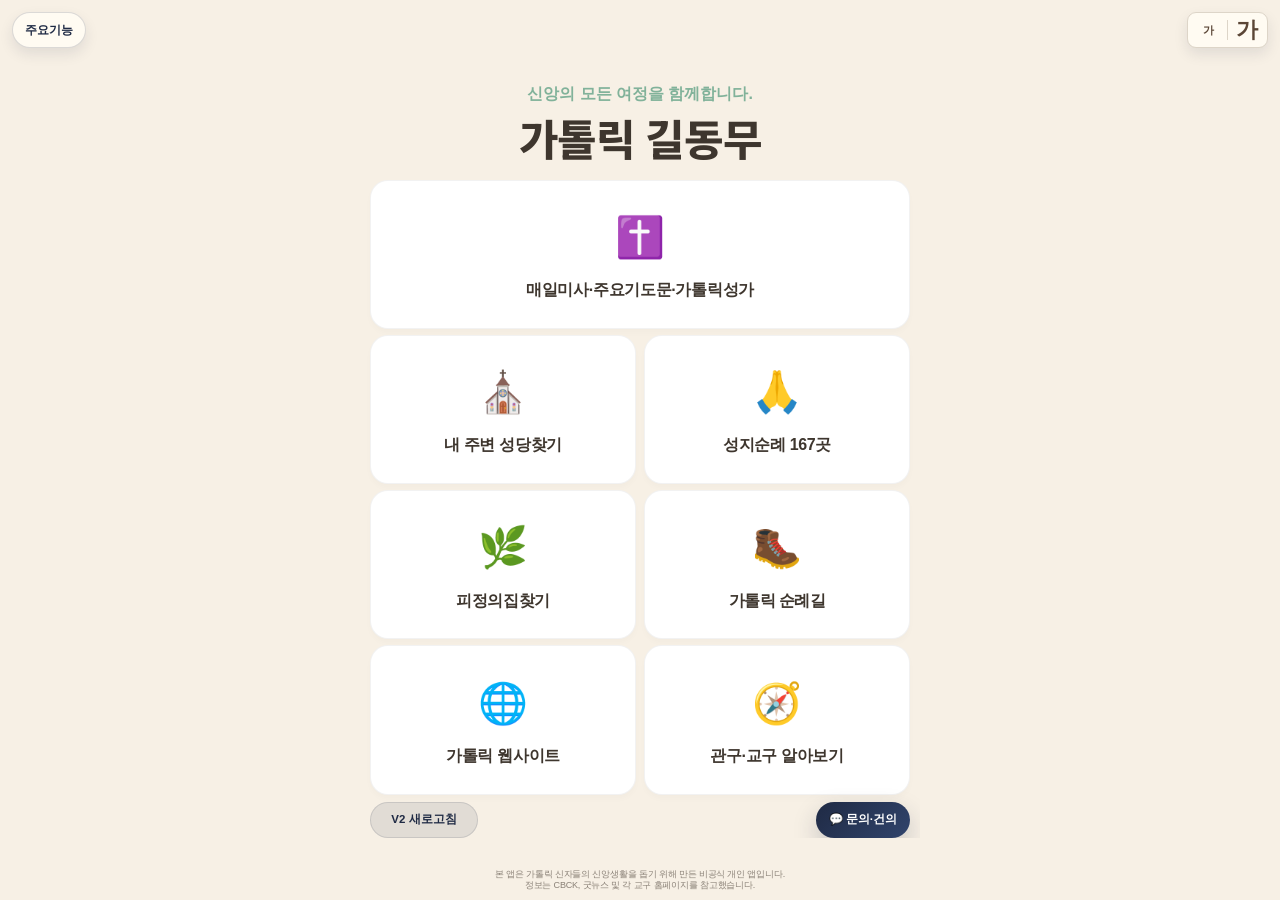
<file: index.html>
<!DOCTYPE html>
<html lang="ko" class="oai-font-global" style="background:#f5f0e8;">
<head>
<style id="oai-first-entry-bg">html,body{margin:0;width:100%;min-height:100%;background:#f5f0e8;color-scheme:light;}body{background:#f5f0e8;}</style>
<style id="oai-refresh-veil-early-style">
/* 새로고침 직후 style.css가 아직 도착하지 않은 첫 페인트도 아이보리 보호막으로 덮는다. */
html.oai-stability-veil { background:#f5f0e8 !important; }
html.oai-stability-veil *, html.oai-external-return-freeze * { transition: none !important; animation: none !important; scroll-behavior: auto !important; }
html.oai-stability-veil::before { content:""; position:fixed; inset:0; z-index:2147483000; background:#f5f0e8; pointer-events:none; opacity:1; animation:oaiStabilityVeilIn .12s ease-out both; }
html.oai-stability-veil.oai-stability-veil-releasing::before { animation:oaiStabilityVeilOut .18s ease-in both; }
html.oai-stability-veil::after { content:""; position:fixed; left:50%; top:50%; width:28px; height:28px; margin:-14px 0 0 -14px; border-radius:50%; border:3px solid rgba(31,42,68,.16); border-top-color:#1f2a44; z-index:2147483001; pointer-events:none; animation:oaiStabilitySpin .75s linear infinite; }
@keyframes oaiStabilityVeilIn { from { opacity:0; } to { opacity:1; } }
@keyframes oaiStabilityVeilOut { from { opacity:1; } to { opacity:0; } }
@keyframes oaiStabilitySpin { to { transform:rotate(360deg); } }
</style>

<style id="oai-first-entry-intro-style">
html.oai-internal-no-return-effect *,
html.oai-internal-no-return-effect #cover > * {
  transition:none !important;
  animation:none !important;
  scroll-behavior:auto !important;
}
html.oai-internal-no-return-effect #cover > * {
  opacity:1 !important;
  visibility:visible !important;
}
/* V3-22: 첫 진입 십자가 사진/금색 십자가 연출을 모두 제거하고, 커버만 안정적으로 표시한다. */
html.oai-first-entry-intro::before,
html.oai-first-entry-intro::after,
html.oai-cover-first-reveal #cover > * {
  content:"" !important;
  display:none !important;
  opacity:0 !important;
  visibility:hidden !important;
  background-image:none !important;
  animation:none !important;
  transition:none !important;
}
</style>

<script>
(function(){
  var ua = navigator.userAgent.toLowerCase();
  var isAndroid = ua.indexOf('android') > -1;
  var isKakao = ua.indexOf('kakaotalk') > -1;
  var isIOS = /iphone|ipad|ipod/.test(ua) || (navigator.platform === 'MacIntel' && navigator.maxTouchPoints > 1);
  if(isIOS){
    document.documentElement.classList.add('ios-device');
  }
  // iPhone/iPad에서만 iOS 전용 화면 보정을 적용한다.
  /* Android 카카오톡에서만 Chrome으로 연결합니다. iPhone/iPad/Safari/PWA에서는 실행하지 않습니다. */
  if(isAndroid && isKakao){
    var url = location.href;
    location.href = 'intent://' + url.replace(/https?:\/\//i,'') + '#Intent;scheme=https;package=com.android.chrome;end';
  }
})();
</script>
<script>
/* V3-22: patches.js가 로드되기 전 첫 커버 Back도 먼저 잡는 최소 조기 가드.
   실패했던 hash/query URL trap은 사용하지 않고, 같은 URL의 root/trap 한 쌍만 만든다. */
(function(){
  'use strict';
  if(window.__OAI_EARLY_COVER_BACK_GUARD__) return;
  window.__OAI_EARLY_COVER_BACK_GUARD__ = true;

  var TOAST_MS = 2500;
  var toastTimer = 0;

  function now(){ return Date.now ? Date.now() : new Date().getTime(); }
  function baseHref(){ try{ return location.href.split('#')[0]; }catch(_e){ return location.href; } }
  function isCoverVisible(){
    try{
      if(document.documentElement.classList.contains('app-active')) return false;
      var cover = document.getElementById('cover');
      if(!cover) return true;
      if(cover.classList.contains('hidden')) return false;
      var st = window.getComputedStyle ? window.getComputedStyle(cover) : null;
      if(st && (st.display === 'none' || st.visibility === 'hidden')) return false;
      return true;
    }catch(_e){ return !document.documentElement.classList.contains('app-active'); }
  }
  function isRefreshDialogOpen(){
    try{ return !!document.getElementById('oai-refresh-content-dialog'); }catch(_e){ return false; }
  }
  function removeToast(){
    try{
      clearTimeout(toastTimer);
      var old = document.getElementById('_bt');
      if(old && old.parentNode) old.parentNode.removeChild(old);
    }catch(_e){}
  }
  function setExitArmed(on){
    try{
      if(on){
        var until = now() + TOAST_MS;
        window.__oaiCoverExitUntil = until;
        sessionStorage.setItem('oai_cover_exit_armed_until', String(until));
      }else{
        window.__oaiCoverExitUntil = 0;
        sessionStorage.removeItem('oai_cover_exit_armed_until');
      }
    }catch(_e){}
  }
  function isExitArmed(){
    try{
      var until = Number(window.__oaiCoverExitUntil || sessionStorage.getItem('oai_cover_exit_armed_until') || 0);
      return !!(until && now() < until);
    }catch(_e){ return false; }
  }
  function showToast(){
    if(isRefreshDialogOpen()) return;
    setExitArmed(true);
    function append(){
      try{
        removeToast();
        if(!document.body) return;
        var t = document.createElement('div');
        t.id = '_bt';
        t.textContent = '한 번 더 누르면 앱이 종료됩니다';
        t.style.cssText = 'position:fixed;top:50%;left:50%;bottom:auto;transform:translate(-50%,-50%);background:rgba(14,21,53,.94);color:#fff;padding:12px 24px;border-radius:24px;font-size:14px;font-weight:800;z-index:2147483600;white-space:nowrap;pointer-events:none;box-shadow:0 14px 36px rgba(0,0,0,.32);';
        document.body.appendChild(t);
        toastTimer = setTimeout(function(){ removeToast(); setExitArmed(false); }, TOAST_MS);
      }catch(_e){}
    }
    if(document.body) append();
    else document.addEventListener('DOMContentLoaded', append, {once:true});
  }
  function attemptExit(){
    try{ window._appExiting = true; }catch(_e){}
    removeToast();
    setExitArmed(false);
    try{ if(navigator.app && typeof navigator.app.exitApp === 'function'){ navigator.app.exitApp(); return; } }catch(_e){}
    try{ window.open('', '_self'); window.close(); }catch(_e){}
    try{ document.documentElement.classList.add('app-exiting'); }catch(_e){}
    /* 일반 브라우저에서는 window.close가 막힐 수 있어 한 번 더 실제 뒤로가기를 시도한다. */
    setTimeout(function(){ try{ history.back(); }catch(_e){} }, 30);
  }
  function armEarlyCoverBackGuard(reason, force){
    try{
      if(!force && !isCoverVisible()) return;
      var href = baseHref();
      var st = history.state;
      // force 호출이어도 이미 커버 trap 상태라면 다시 root/trap을 쌓지 않는다.
      // 중복 trap이 쌓이면 종료 안내 뒤에도 Back을 여러 번 더 눌러야 한다.
      if(st && st._p === 1 && st.oai_cover_trap){
        window.__OAI_EARLY_COVER_BACK_TRAP_READY__ = true;
        return;
      }
      history.replaceState({_p:0, oai_cover_root:reason || 'early-cover-root'}, '', href);
      history.pushState({_p:1, oai_cover_trap:reason || 'early-cover-trap'}, '', href);
      window.__OAI_EARLY_COVER_BACK_TRAP_READY__ = true;
    }catch(e){ try{ console.warn('[가톨릭길동무]', e); }catch(_e){} }
  }
  window.__oaiArmEarlyCoverBackGuard = armEarlyCoverBackGuard;

  window.addEventListener('popstate', function(){
    try{
      if(window.__OAI_FULL_BACK_CTRL_ACTIVE__) return;
      if(window._appExiting) return;
      if(!isCoverVisible()) return;
      if(isRefreshDialogOpen()) return;
      if(isExitArmed()){ attemptExit(); return; }
      showToast();
      armEarlyCoverBackGuard('early-cover-toast', true);
    }catch(e){ try{ console.warn('[가톨릭길동무]', e); }catch(_e){} }
  }, false);

  armEarlyCoverBackGuard('early-init', true);
  document.addEventListener('DOMContentLoaded', function(){ armEarlyCoverBackGuard('early-dom-ready', false); }, {once:true});
  window.addEventListener('pageshow', function(){ if(!window.__OAI_FULL_BACK_CTRL_ACTIVE__) armEarlyCoverBackGuard('early-pageshow', false); }, true);
})();
</script>
<script>
/* 짧은/긴 새로고침 직후 첫 페인트를 아이보리 보호막으로 덮어 화면 흔들림을 숨긴다.
   긴 새로고침은 캐시를 비운 뒤 네트워크 로딩 시간이 길 수 있으므로,
   감지 기한(deadline)은 길게 잡되 실제 표시 시간은 hold_ms 기준으로 1초만 유지한다. */
(function(){
  try{
    var now = Date.now ? Date.now() : new Date().getTime();
    var until = parseInt(sessionStorage.getItem('oai_refresh_veil_until') || '0', 10) || 0;
    var holdMs = parseInt(sessionStorage.getItem('oai_refresh_veil_hold_ms') || '0', 10) || 0;
    var reason = sessionStorage.getItem('oai_refresh_veil_reason') || 'refresh-return';
    if(until > now){
      var showFor = Math.max(260, holdMs || Math.min(1200, Math.max(260, until - now)));
      document.documentElement.classList.add('oai-stability-veil');
      document.documentElement.setAttribute('data-oai-stability-reason', reason || 'refresh-return');
      document.documentElement.setAttribute('data-oai-refresh-early-veil', '1');
      try{ sessionStorage.setItem('oai_refresh_veil_visible_until', String(now + showFor)); }catch(_e){}
      // 정상 해제는 app.js의 oaiApplyPendingRefreshVeil 한 곳에서만 한다.
      // early script는 첫 페인트를 덮는 역할만 하고, app.js가 붙기 전에만 긴 안전 해제를 둔다.
      setTimeout(function(){
        try{
          if(document.documentElement.getAttribute('data-oai-refresh-early-veil') !== '1') return;
          document.documentElement.classList.add('oai-stability-veil-releasing');
          setTimeout(function(){
            try{
              document.documentElement.classList.remove('oai-stability-veil','oai-stability-veil-releasing');
              document.documentElement.removeAttribute('data-oai-stability-reason');
              document.documentElement.removeAttribute('data-oai-refresh-early-veil');
              sessionStorage.removeItem('oai_refresh_veil_until');
              sessionStorage.removeItem('oai_refresh_veil_hold_ms');
              sessionStorage.removeItem('oai_refresh_veil_reason');
              sessionStorage.removeItem('oai_refresh_veil_visible_until');
            }catch(_e){}
          }, 80);
        }catch(_e){}
      }, Math.max(9000, showFor + 7800));
    }else if(until){
      sessionStorage.removeItem('oai_refresh_veil_until');
      sessionStorage.removeItem('oai_refresh_veil_hold_ms');
      sessionStorage.removeItem('oai_refresh_veil_reason');
              sessionStorage.removeItem('oai_refresh_veil_visible_until');
    }
  }catch(e){}
})();
</script>
<script>
/* 커버 글자 크기 변수 조기 적용: 새로고침 직후 patches.js가 로드되기 전까지
   --app-font-scale 기본값(1)으로 먼저 그려졌다가 저장값으로 바뀌며
   커버 이모티콘/텍스트만 좌우로 흔들리는 현상을 줄인다. */
(function(){
  try{
    var FONT_KEY = 'prayer_font_size';
    var BASE = 16;
    var FONT_SIZES = [13,14,15,16,17,18,19,20,21,22,24,26,28,30];
    var raw = parseInt(localStorage.getItem(FONT_KEY) || BASE, 10);
    if(FONT_SIZES.indexOf(raw) < 0) raw = BASE;
    var scale = raw / BASE;
    var root = document.documentElement;
    root.classList.add('oai-font-global');
    root.style.setProperty('--app-font-scale', String(scale));
  }catch(e){}
})();
</script>
<script>
/* 커버 실제 화면 높이 고정: 모바일/PWA 첫 실행·새로고침 때 첫 화면과 로딩 후 화면의 기준 높이가 달라지는 현상을 줄인다. */
(function(){
  try{ if('scrollRestoration' in history) history.scrollRestoration = 'manual'; }catch(e){}
  var KEY = 'oai_cover_vh_px_v48';
  var WIDTH_KEY = 'oai_cover_width_px_v48';
  var root = document.documentElement;
  var isInternalNoEffectReturn = false;
  try{
    var internalUntil = parseInt(sessionStorage.getItem('oai_internal_return_no_effect_until') || '0', 10) || 0;
    var internalNow = Date.now ? Date.now() : new Date().getTime();
    isInternalNoEffectReturn = sessionStorage.getItem('oai_internal_return_no_effect_once') === '1' || (internalUntil && internalNow < internalUntil);
  }catch(_e){}
  function now(){ return Date.now ? Date.now() : new Date().getTime(); }
  if(!isInternalNoEffectReturn){
    root.classList.add('oai-cover-booting');
  }else{
    root.classList.remove('oai-cover-booting','oai-first-entry-intro','oai-cover-under-intro-reveal','oai-cover-first-reveal');
    root.classList.add('oai-internal-no-return-effect');
    setTimeout(function(){ try{ root.classList.remove('oai-internal-no-return-effect'); }catch(_e){} }, 420);
  }
  function readStored(){
    try{
      var v = parseFloat(localStorage.getItem(KEY) || '');
      var w = parseFloat(localStorage.getItem(WIDTH_KEY) || '');
      return {vh:(v > 3 && v < 20) ? v : 0, width:(w > 240 && w < 1600) ? w : 0};
    }catch(e){ return {vh:0,width:0}; }
  }
  function measure(){
    var docH = 0, innerH = 0, vvH = 0;
    try{ docH = parseFloat(document.documentElement && document.documentElement.clientHeight || 0); }catch(e){}
    try{ innerH = parseFloat(window.innerHeight || 0); }catch(e){}
    try{ vvH = parseFloat(window.visualViewport && window.visualViewport.height || 0); }catch(e){}
    var values = [];
    function add(v){
      v = parseFloat(v || 0);
      if(v > 300 && v < 2000) values.push(v);
    }
    add(docH); add(innerH); add(vvH);
    if(!values.length) return 0;
    // V3-22: iOS/Android에서 저장된 작은 viewport 또는 visualViewport 값 때문에
    // 커버 하단이 위로 뜨는 현상을 줄인다. 키보드가 열린 것으로 보이는 경우만
    // visualViewport 축소값을 제외하고, 일반 커버 화면은 가장 넓은 높이 기준을 쓴다.
    var keyboardLikely = !!(vvH && innerH && vvH / innerH < 0.78);
    var h = keyboardLikely ? Math.max(docH || 0, innerH || 0) : Math.max.apply(Math, values);
    if(!(h > 300 && h < 2000)) h = Math.max.apply(Math, values);
    return h ? (h * 0.01) : 0;
  }
  function measureWidth(){
    try{ return window.innerWidth || document.documentElement.clientWidth || 0; }catch(e){ return 0; }
  }
  function save(v, width){
    try{
      if(v > 3 && v < 20) localStorage.setItem(KEY, String(v));
      if(width > 240 && width < 1600) localStorage.setItem(WIDTH_KEY, String(width));
    }catch(e){}
  }
  function apply(v, shouldSave, width){
    if(!(v > 3 && v < 20)) return;
    root.style.setProperty('--cover-vh', v + 'px');
    if(shouldSave) save(v, width || measureWidth());
  }
  var measured = measure();
  var currentWidth = measureWidth();
  var stored = readStored();
  var softRefreshRecent = false;
  try{
    var sr = parseInt(sessionStorage.getItem('oai_soft_refresh_requested') || '0', 10) || 0;
    softRefreshRecent = !!sr && (now() - sr < 120000);
  }catch(e){}
  var widthMatches = !!(stored.width && currentWidth && Math.abs(stored.width - currentWidth) < 24);
  var storedDiffersFromNow = !!(measured && stored.vh && Math.abs(measured - stored.vh) > 0.55);
  // 새로고침뿐 아니라 같은 화면 폭의 일반 재진입에서도 직전 커버 높이를 먼저 쓰되,
  // 저장된 값이 현재 실제 높이와 크게 다르면 그 값 때문에 하단이 위로 뜰 수 있으므로 즉시 갱신한다.
  var useStored = !!(stored.vh && (softRefreshRecent || widthMatches) && !storedDiffersFromNow);
  var firstVh = useStored ? stored.vh : (measured || stored.vh || 8);
  apply(firstVh, !useStored, currentWidth);
  var baseCoverWidth = currentWidth;

  function isCoverVisible(){
    try{
      var c = document.getElementById('cover');
      return !!c && !document.documentElement.classList.contains('app-active') && c.style.display !== 'none';
    }catch(e){ return false; }
  }
  var settleTimer = 0;
  function releaseBooting(){
    try{ root.classList.remove('oai-cover-booting'); }catch(e){}
  }
  function afterStableFirstPaint(fn){
    if(window.requestAnimationFrame){
      requestAnimationFrame(fn);
    }else{ fn(); }
  }
  function settleCoverSize(reason){
    if(!isCoverVisible()) return;
    var r = String(reason || '');
    var width = measureWidth();
    var widthChanged = !!(baseCoverWidth && width && Math.abs(width - baseCoverWidth) >= 24);
    var orientationChanged = r.indexOf('orientation') >= 0;
    // 주소창/브라우저 UI가 접히며 생기는 세로 viewport resize는 커버를 흔들리게 하므로 무시한다.
    if(!widthChanged && !orientationChanged) return;
    var next = measure();
    if(!next) return;
    var cur = parseFloat(getComputedStyle(root).getPropertyValue('--cover-vh')) || 0;
    if(cur && Math.abs(next - cur) < 0.35) return;
    apply(next, true, width);
    if(width) baseCoverWidth = width;
    try{
      root.classList.add('oai-cover-resizing');
      clearTimeout(settleTimer);
      settleTimer = setTimeout(function(){ root.classList.remove('oai-cover-resizing'); }, 80);
    }catch(e){}
  }
  function scheduleSettle(reason){
    clearTimeout(settleTimer);
    settleTimer = setTimeout(function(){ settleCoverSize(reason); }, 120);
    setTimeout(function(){ settleCoverSize(reason + '-late'); }, 360);
  }
  window.addEventListener('orientationchange', function(){ scheduleSettle('orientation'); }, {passive:true});
  window.addEventListener('resize', function(){ scheduleSettle('resize'); }, {passive:true});
  if(window.visualViewport){
    window.visualViewport.addEventListener('resize', function(){ scheduleSettle('visualViewport'); }, {passive:true});
  }
  // V3-22: 첫 진입 십자가 사진/효과 없이 커버 높이 안정화만 유지한다.
  if(!isInternalNoEffectReturn){
    if(document.readyState === 'loading') document.addEventListener('DOMContentLoaded', function(){ afterStableFirstPaint(releaseBooting); }, {once:true});
    else afterStableFirstPaint(releaseBooting);
    window.addEventListener('load', function(){ afterStableFirstPaint(releaseBooting); }, {once:true});
  }
  window.oaiSettleCoverSize = settleCoverSize;
})();
</script>
<script>
/* V3-22: iPhone/PWA 전체 화면 높이 안정화.
   iOS에서 visualViewport가 일시적으로 작아진 값을 오래 붙잡아
   기도문·목록·관구교구 지도 하단에 큰 빈 공간이 생기는 현상을 줄인다.
   상태바 색상과 Android 레이아웃은 건드리지 않는다. */
(function(){
  var root = document.documentElement;
  if(!root || !root.classList || !root.classList.contains('ios-device')) return;

  var KEY = 'oai_ios_app_h_px_v3s';
  var WIDTH_KEY = 'oai_ios_app_w_px_v3s';
  var lastApplied = 0;
  var lastWidth = 0;
  var settleTimer = 0;

  function isStandalone(){
    try{ if(window.navigator && window.navigator.standalone === true) return true; }catch(_e){}
    try{ return !!(window.matchMedia && window.matchMedia('(display-mode: standalone)').matches); }catch(_e){ return false; }
  }
  function width(){
    try{ return Math.round(window.innerWidth || document.documentElement.clientWidth || 0); }catch(_e){ return 0; }
  }
  function validHeight(v){
    v = Math.round(parseFloat(v || 0));
    return (v > 320 && v < 2400) ? v : 0;
  }
  function measureHeight(){
    var vals = [];
    function add(v){ v = validHeight(v); if(v) vals.push(v); }
    try{ add(document.documentElement && document.documentElement.clientHeight); }catch(_e){}
    try{ add(window.innerHeight); }catch(_e){}
    try{ add(window.visualViewport && window.visualViewport.height); }catch(_e){}
    // 설치형 iPhone PWA에서는 screen.height가 실제 사용 가능한 전체 높이에 가장 가까운 경우가 많다.
    // Safari/카카오 브라우저에서는 과도하게 커질 수 있으므로 standalone일 때만 보조값으로 쓴다.
    if(isStandalone()){
      try{ add(window.screen && window.screen.height); }catch(_e){}
      try{ add(window.screen && window.screen.availHeight); }catch(_e){}
    }
    if(!vals.length) return 0;
    return Math.max.apply(Math, vals);
  }
  function readStored(curW){
    try{
      var h = validHeight(localStorage.getItem(KEY) || '');
      var w = Math.round(parseFloat(localStorage.getItem(WIDTH_KEY) || '0')) || 0;
      if(!h || !w || !curW || Math.abs(w - curW) >= 24) return 0;
      return h;
    }catch(_e){ return 0; }
  }
  function save(h, w){
    try{
      if(validHeight(h)) localStorage.setItem(KEY, String(Math.round(h)));
      if(w > 240 && w < 1600) localStorage.setItem(WIDTH_KEY, String(Math.round(w)));
    }catch(_e){}
  }
  function applyHeight(h, w, reason){
    h = validHeight(h);
    if(!h) return;
    lastApplied = h;
    lastWidth = w || width();
    root.style.setProperty('--oai-app-h', h + 'px');
    root.style.setProperty('--cover-vh', (h * 0.01) + 'px');
    save(h, lastWidth);
  }
  function settle(reason){
    var w = width();
    var measured = measureHeight();
    var stored = readStored(w);
    var widthChanged = !!(lastWidth && w && Math.abs(lastWidth - w) >= 24);
    var next = measured;

    if(widthChanged){
      next = measured || stored || lastApplied;
    }else{
      // iOS의 일시적인 세로 축소값은 무시하고, 같은 폭에서는 더 큰 안정값을 유지한다.
      next = Math.max(measured || 0, stored || 0, lastApplied || 0);
    }
    if(!next) return;
    if(!widthChanged && lastApplied && Math.abs(next - lastApplied) < 2) return;
    applyHeight(next, w, reason);
  }
  function schedule(reason){
    clearTimeout(settleTimer);
    settleTimer = setTimeout(function(){ settle(reason); }, 60);
    setTimeout(function(){ settle(reason + '-late'); }, 80);
    setTimeout(function(){ settle(reason + '-final'); }, 720);
  }

  applyHeight(Math.max(measureHeight() || 0, readStored(width()) || 0), width(), 'boot');
  window.addEventListener('pageshow', function(){ schedule('pageshow'); }, {passive:true});
  window.addEventListener('focus', function(){ schedule('focus'); }, {passive:true});
  window.addEventListener('resize', function(){ schedule('resize'); }, {passive:true});
  window.addEventListener('orientationchange', function(){ lastWidth = 0; schedule('orientation'); }, {passive:true});
  document.addEventListener('visibilitychange', function(){ if(!document.hidden) schedule('visible'); }, {passive:true});
  if(window.visualViewport){
    window.visualViewport.addEventListener('resize', function(){ schedule('visualViewport'); }, {passive:true});
  }
  window.oaiSettleIosAppHeight = settle;
})();
</script>
<script>
/* 외부 사이트 복귀 직후 첫 페인트 안정막.
   app.js가 붙기 전 화면 높이/헤더 재계산이 보이지 않게 먼저 덮고,
   실제 해제는 app.js의 공통 외부복귀 안정화 함수가 담당한다. */
(function(){
  function now(){ return Date.now ? Date.now() : new Date().getTime(); }
  function hasPendingExternalReturn(){
    try{
      var ts=parseInt(sessionStorage.getItem('oai_external_nav_started_at')||'0',10)||0;
      var pending=sessionStorage.getItem('oai_external_nav_pending')==='1' || sessionStorage.getItem('oai_external_nav_pagehide')==='1';
      return (!!ts && (now()-ts) < 10*60*1000) || pending;
    }catch(e){ return false; }
  }
  function hold(){
    try{
      document.documentElement.classList.add('oai-external-return-freeze','oai-stability-veil');
      document.documentElement.classList.remove('oai-stability-veil-releasing');
      document.documentElement.setAttribute('data-oai-stability-reason','external-return-early');
      document.documentElement.setAttribute('data-oai-external-return-early','1');
    }catch(e){}
    setTimeout(function(){
      try{
        if(document.documentElement.getAttribute('data-oai-external-return-early')==='1'){
          document.documentElement.classList.remove('oai-external-return-freeze','oai-stability-veil','oai-stability-veil-releasing');
          document.documentElement.removeAttribute('data-oai-stability-reason');
          document.documentElement.removeAttribute('data-oai-external-return-early');
        }
      }catch(e){}
    }, 4800);
  }
  if(hasPendingExternalReturn()) hold();
  window.addEventListener('pageshow', function(){ if(hasPendingExternalReturn()) hold(); }, true);
})();
</script>
<!-- ★ 아래 ?v= 값들은 sw.js BUILD_VERSION과 맞춰주세요.
       (sw.js CACHE_VERSION이 바뀌면 SW가 자동 갱신하지만,
        첫 방문 브라우저 캐시 버스팅을 위해 함께 바꾸는 것이 좋습니다.) -->
<script>
/* 공개 코드에는 Kakao JavaScript 키와 REST 프록시 주소만 둡니다.
   - Kakao JavaScript 키는 Kakao Developers에서 웹 도메인 제한을 반드시 적용하세요.
   - REST API 키는 Cloudflare Worker 또는 서버 환경변수에만 보관하세요.
   - KAKAO_REST_PROXY_URL에는 Worker의 공개 프록시 주소를 넣으세요.
*/
window.APP_CONFIG = {
  KAKAO_JS_KEY: '07f7989e29fdfb425fff924f36fb3ec0',
  KAKAO_REST_PROXY_URL: 'https://kakao-rest-proxy.bong0219.workers.dev'
};
</script>

<meta charset="UTF-8">
<meta http-equiv="Cache-Control" content="no-cache, max-age=0, must-revalidate">
<meta http-equiv="Pragma" content="no-cache">
<meta http-equiv="Expires" content="0">
<meta name="viewport" content="width=device-width,initial-scale=1,maximum-scale=1,user-scalable=no">
<meta name="apple-mobile-web-app-capable" content="yes">
<meta name="apple-mobile-web-app-status-bar-style" content="black-translucent">
<meta name="apple-mobile-web-app-title" content="가톨릭길동무">
<meta name="application-name" content="가톨릭길동무">
<meta name="mobile-web-app-capable" content="yes">
<meta name="theme-color" content="#f5f0e8">
<link rel="manifest" href="manifest.json?v=V3-32">
<link rel="apple-touch-icon" sizes="180x180" href="icon-512x512.png?v=V3-32">
<link rel="apple-touch-icon-precomposed" sizes="180x180" href="icon-512x512.png?v=V3-32">
<meta name="format-detection" content="telephone=no">
<meta name="description" content="가톨릭길동무 - 가톨릭 신앙생활 종합 앱">
<meta property="og:type" content="website">
<meta property="og:site_name" content="가톨릭길동무">
<meta property="og:title" content="가톨릭길동무">
<meta property="og:description" content="성지 · 성당 · 기도문 · 순례길 · 가톨릭 웹사이트 안내">
<meta property="og:image" content="icon-512x512.png?v=V3-32">
<meta property="og:image:width" content="512">
<meta property="og:image:height" content="512">
<meta name="twitter:card" content="summary">
<meta name="twitter:title" content="가톨릭길동무">
<meta name="twitter:description" content="성지 · 성당 · 기도문 · 순례길 · 가톨릭 웹사이트 안내">
<meta name="twitter:image" content="icon-512x512.png?v=V3-32">
<title>가톨릭길동무</title>
<link rel="icon" type="image/png" sizes="192x192" href="icon-192x192.png?v=V3-32">
<link rel="preconnect" href="https://fonts.googleapis.com">
<link rel="stylesheet" href="https://cdnjs.cloudflare.com/ajax/libs/font-awesome/6.4.0/css/all.min.css">
<link href="https://fonts.googleapis.com/css2?family=Noto+Sans+KR:wght@400;500;600;700&display=swap" rel="stylesheet">

<style id="oai-initial-bg">html,body{margin:0;width:100%;height:100%;min-height:100%;background:#f5f0e8;overflow:hidden;color-scheme:light;}#cover{background:#f5f0e8;min-height:100%;}#app{background:#f8f6f2;display:none;}</style>
<link rel="stylesheet" href="style.css?v=V3-32">
</head>
<body>
<div id="missa-view" role="dialog" aria-modal="true" aria-label="매일미사">
  <div id="missa-bar">
    <button id="missa-close" aria-label="매일미사 닫기"><i class="fa-solid fa-arrow-left"></i></button>
    <span id="missa-bar-title">✝ 매일미사</span>
  </div>
</div>
<div id="exit-dlg"><div class="exit-box"><h3>앱을 종료할까요?</h3><p>가톨릭길동무를 종료합니다.</p><div class="exit-btns"><button id="exit-cancel-btn" class="exit-cancel">취소</button><button id="exit-ok-btn" class="exit-ok">종료</button></div></div>
</div>
<div id="diocese-view" role="dialog" aria-modal="true" aria-label="관구·교구 지도">
  <div class="module-bar" id="diocese-module-bar">
    <div class="module-bar-main">
      <div class="module-bar-ico">✝</div>
      <div class="module-bar-txt">
        <div class="module-bar-title">관구·교구 지도</div>
        <div class="module-bar-sub">한국천주교 3개관구.16개교구</div>
      </div>
    </div>
    <button id="diocese-close-btn" class="module-close" aria-label="교구 지도 닫기">×</button>
  </div>
  <div id="diocese-loading">
    <div class="missa-spinner"></div>
    <div class="missa-loading-txt">교구 지도를 불러오는 중…</div>
  </div>
  <iframe id="diocese-frame" src="about:blank" style="flex:1;width:100%;border:none;background:#F8F6F2;"></iframe>
</div>
<div id="prayer-view" role="dialog" aria-modal="true" aria-label="기도문">
  <div id="prayer-bar" class="module-bar">
    <button id="prayer-close" class="module-close" aria-label="닫기">×</button>
    <div class="module-bar-main">
      <div class="module-bar-txt">
        <div id="prayer-bar-ttl" class="module-bar-title">주요 기도문</div>
        <div id="prayer-bar-sub" class="module-bar-sub">CATHOLIC PRAYERS</div>
      </div>
    </div>
    <a id="goodnews-prayer-btn" href="https://maria.catholic.or.kr/mobile/prayer/" target="_blank" rel="noopener" aria-label="굿뉴스 기도문 바로가기">굿뉴스 기도문</a>
  </div>
  <div id="prayer-tabs"></div>
  <div id="prayer-search-bar">
    <div id="prayer-search-wrap">
      <i class="fa-solid fa-magnifying-glass" id="prayer-search-ico"></i>
      <input type="text" id="prayer-search-inp" placeholder="기도문 검색" aria-label="기도문 검색" autocomplete="off" autocorrect="off" spellcheck="false">
    </div>
    <div class="pr-font-ctrl">
      <button id="pr-sm-btn-1" class="pr-font-btn pr-sm">가</button>
      <div class="pr-font-divider"></div>
      <button id="pr-lg-btn-1" class="pr-font-btn pr-lg">가</button>
    </div>
  </div>
  <div id="prayer-list-view">
    <ul class="pr-list" id="pr-list-ul"></ul>
  </div>
  <div id="prayer-detail">
    <div id="prayer-detail-hd">
      <button id="pr-back-btn" class="pr-back" aria-label="닫기" style="font-weight:900;color:#1f2a44;">×</button>
      <div id="prayer-detail-ttl">기도문</div>
      <div class="pr-font-ctrl" style="margin-left:auto;">
        <button id="pr-sm-btn-2" class="pr-font-btn pr-sm">가</button>
        <div class="pr-font-divider"></div>
        <button id="pr-lg-btn-2" class="pr-font-btn pr-lg">가</button>
      </div>
      <button id="pr-detail-star" class="pr-star" aria-label="즐겨찾기" style="margin-left:6px;font-size:20px;width:34px;height:34px;display:flex;align-items:center;justify-content:center;"><i class="fa-solid fa-star"></i></button>
    </div>
    <div id="prayer-detail-body">
      <div class="pr-content-card" id="prayer-detail-content"></div>
    </div>
  </div>
</div>
<div id="cover">
<div id="oai-build-marker" aria-label="수정 단계 표시" style="position:absolute;left:8px;bottom:calc(env(safe-area-inset-bottom,0px) + 6px);z-index:120;display:none;align-items:center;justify-content:center;min-width:46px;height:20px;padding:0 8px;border-radius:999px;background:rgba(31,42,68,.72);color:#fff;font-size:10px;font-weight:800;line-height:1;pointer-events:none;opacity:0;visibility:hidden;"></div>
  <div id="cv-pull-modern" aria-hidden="true">
  <div class="cv-pull-ring">
    <svg viewBox="0 0 24 24" class="cv-pull-icon">
      <path d="M20 12a8 8 0 1 1-2.34-5.66" fill="none" stroke="currentColor" stroke-width="2.2" stroke-linecap="round"/>
      <path d="M20 4v6h-6" fill="none" stroke="currentColor" stroke-width="2.2" stroke-linecap="round" stroke-linejoin="round"/>
    </svg>
  </div>
</div>
    <div id="cover-font-controls" class="pr-font-ctrl" aria-label="글자 크기 조절">
      <button type="button" id="cover-sm-btn" class="pr-font-btn pr-sm">가</button>
      <div class="pr-font-divider"></div>
      <button type="button" id="cover-lg-btn" class="pr-font-btn pr-lg">가</button>
    </div>
    <button id="cover-guide-btn" type="button" aria-label="가톨릭길동무 주요 기능 보기">주요기능</button>
    <div id="mass-quick-modal" class="guide-modal mass-quick-modal" role="dialog" aria-modal="true" aria-label="미사 중 빠른 사용" aria-hidden="true">
      <div class="guide-backdrop" data-mass-quick-close="1"></div>
      <div class="guide-panel mass-quick-panel">
        <button class="guide-x" type="button" data-mass-quick-close="1" aria-label="미사 빠른 메뉴 닫기">×</button>
        <div class="guide-badge">미사 중 빠른 사용</div>
        <div class="mass-quick-actions" aria-label="미사·기도·성가 빠른 메뉴">
          <button id="mass-quick-missa" type="button" class="mass-quick-btn mass-quick-primary"><span>✝️</span><strong>매일미사</strong></button>
          <button id="mass-quick-prayer" type="button" class="mass-quick-btn"><span>📖</span><strong>주요기도문</strong></button>
          <button id="mass-quick-hymn" type="button" class="mass-quick-btn"><span>🎼</span><strong>가톨릭성가</strong></button>
        </div>
      </div>
    </div>
    <div id="cover-main-block">
    <div class="cover-header">
        <div class="cover-subtitle">신앙의 모든 여정을 함께합니다.</div>
        <h1 class="cover-title">가톨릭 길동무</h1>
    </div>
      <div class="cover-grid">
          <button id="cc-1" class="cover-card cover-card-wide">
              <div class="cover-icon-wrap"><span class="cover-emoji" aria-hidden="true">✝</span></div>
              <span class="cover-name">매일미사·주요기도문·가톨릭성가</span>
          </button>
          <button id="cc-2" class="cover-card">
              <div class="cover-icon-wrap"><span class="cover-emoji" aria-hidden="true">⛪</span></div>
              <span class="cover-name">내 주변 성당찾기</span>
          </button>
          <button id="cc-3" class="cover-card">
              <div class="cover-icon-wrap"><span class="cover-emoji" aria-hidden="true">🙏</span></div>
              <span class="cover-name">성지순례 167곳</span>
          </button>
          <button id="cc-4" class="cover-card">
              <div class="cover-icon-wrap"><span class="cover-emoji" aria-hidden="true">🌿</span></div>
              <span class="cover-name oai-retreat-cover-label">피정의집찾기</span>
          </button>
          <button id="cc-5" class="cover-card">
              <div class="cover-icon-wrap"><span class="cover-emoji" aria-hidden="true">🥾</span></div>
              <span class="cover-name">가톨릭 순례길</span>
          </button>
          <button id="cc-6" class="cover-card">
              <div class="cover-icon-wrap"><span class="cover-emoji" aria-hidden="true">🌐</span></div>
              <span class="cover-name">가톨릭 웹사이트</span>
          </button>
          <button id="cc-7" class="cover-card">
              <div class="cover-icon-wrap"><span class="cover-emoji" aria-hidden="true">🧭</span></div>
              <span class="cover-name">관구·교구 알아보기</span>
          </button>
      </div>
      <div id="ios-kakao-safari-banner" class="ios-safari-banner" aria-hidden="true" hidden>
        <button id="ios-kakao-safari-close" class="ios-safari-banner-x" type="button" aria-label="iPhone 앱 설치 안내 닫기">×</button>
        <div class="ios-safari-banner-text">
          <strong>iPhone 앱 설치 안내</strong>
          <span>카카오톡에서는 Safari로 열어야<br>홈 화면에 추가할 수 있습니다.</span>
        </div>
        <button id="ios-kakao-safari-help" type="button">설치 방법 보기</button>
      </div>
      <!-- 커버 하단 작업줄: 새로고침 + 문의·건의 -->
      <div id="cover-action-row" aria-label="커버 보조 기능">
        <div id="cover-update-box">
          <button id="cover-update-btn" type="button" data-target-version="V2" aria-label="짧게 누르면 새로고침, 더 길게 누르면 앱 캐시 초기화">
            V2 새로고침
          </button>
          <div id="cover-update-hint" aria-live="polite">아래 버전과 다릅니다. 눌러서 최신 파일을 다시 받아 주세요.</div>
        </div>
        <button id="qna-cover-btn" type="button" aria-label="문의·건의">
          💬 문의·건의
        </button>
      </div>
    </div>

<!-- 커버 하단 안내문구 — 제일 아래 -->
<div id="cover-bottom-note" aria-label="앱 안내문구">
  본 앱은 가톨릭 신자들의 신앙생활을 돕기 위해 만든 비공식 개인 앱입니다.<br>
  정보는 CBCK, 굿뉴스 및 각 교구 홈페이지를 참고했습니다.<br>
</div>

<!-- iPhone 카카오톡 Safari 설치 안내 팝업 -->
<div id="ios-safari-guide-modal" class="guide-modal" role="dialog" aria-modal="true" aria-labelledby="ios-safari-guide-title" aria-hidden="true">
  <div class="guide-backdrop" data-ios-safari-close="1"></div>
  <div class="guide-panel ios-safari-guide-panel">
    <button class="guide-x" type="button" data-ios-safari-close="1" aria-label="iPhone 앱 설치 안내 닫기">×</button>
    <div class="guide-badge">iPhone 앱 설치 안내</div>
    <h2 id="ios-safari-guide-title">iPhone 앱 설치 안내</h2>
    <div class="ios-safari-scroll" aria-label="iPhone 앱 설치 단계 안내">
      <p class="guide-lead">실제 iPhone 화면 순서대로 따라 해 주세요.</p>
      <div class="ios-safari-steps">
        <div class="ios-safari-step">
          <b>1</b>
          <span>카카오톡 하단 버튼 4개 중 <strong>오른쪽 끝 버튼</strong>을 누르세요.</span>
          <img data-src="ios-install-step1-kakao-bottom-buttons.png?v=V3-32" alt="카카오톡 오른쪽 아래 버튼 모양" width="945" height="248" loading="lazy" decoding="async">
        </div>
        <div class="ios-safari-step">
          <b>2</b>
          <span>공유 화면에서 <strong>Safari로 열기</strong>를 누르세요.</span>
          <img data-src="ios-install-step2-safari-open.png?v=V3-32" alt="Safari로 열기 버튼" width="880" height="755" loading="lazy" decoding="async" fetchpriority="low">
        </div>
        <div class="ios-safari-step">
          <b>3</b>
          <span>Safari로 열린 뒤, 화면 <strong>오른쪽 아래 ··· 버튼</strong>을 누르세요.</span>
          <div class="ios-safari-shot ios-safari-shot-more">
            <img data-src="KakaoTalk_20260514_134255658_04.jpg?v=V3-32" alt="Safari 오른쪽 아래 더보기 버튼" width="960" height="307" loading="lazy" decoding="async">
            <i class="ios-gold-highlight" aria-hidden="true"></i>
          </div>
        </div>
        <div class="ios-safari-step">
          <b>4</b>
          <span>열린 메뉴에서 <strong>공유</strong>를 누르세요.</span>
          <img data-src="ios-install-step3-share-menu.png?v=V3-32" alt="Safari 공유 버튼" width="750" height="580" loading="lazy" decoding="async" fetchpriority="low">
        </div>
        <div class="ios-safari-step">
          <b>5</b>
          <span>목록을 아래로 내려 <strong>홈 화면에 추가</strong>를 누르세요.</span>
          <img data-src="ios-install-step4-home-screen.png?v=V3-32" alt="홈 화면에 추가 버튼" width="865" height="750" loading="lazy" decoding="async" fetchpriority="low">
        </div>
      </div>
    </div>
    <div class="guide-actions">
      <button type="button" class="guide-primary" data-ios-safari-close="1">확인</button>
    </div>
  </div>
</div>

<!-- 주요 기능 안내 팝업 (커버 전용, 별도 파일 없음) -->
<div id="guide-manual-modal" class="guide-modal" role="dialog" aria-modal="true" aria-labelledby="guide-manual-title" aria-hidden="true">
  <div class="guide-backdrop" data-guide-close="manual"></div>
  <div class="guide-panel guide-manual-panel">
    <button class="guide-x" type="button" data-guide-close="manual" aria-label="주요 기능 닫기">×</button>
    <div class="guide-badge">처음사용하시는 분을 위한 안내</div>
    <h2 id="guide-manual-title">가톨릭길동무 주요 기능</h2>
    <p class="guide-lead">신앙생활에 필요한 기능을 아래 카드에서 차례대로 확인해 보세요.</p>
    <div class="guide-card-list">
      <section class="guide-card guide-card-main">
        <div class="guide-card-head">
          <div class="guide-icon">⛪</div>
          <h3>성당 찾기</h3>
        </div>
        <dl class="guide-mini-list">
          <dt>내 주변 성당</dt><dd>현재 위치 주변 성당 10곳을 지도와 목록으로 확인합니다.</dd>
          <dt>지역·이름 검색</dt><dd>동네 이름이나 성당 이름으로 원하는 성당을 찾을 수 있습니다.</dd>
          <dt>교구별 보기</dt><dd>교구를 선택해 해당 교구의 성당을 확인할 수 있습니다.</dd>
          <dt>성당 정보</dt><dd>주소, 전화번호, 홈페이지, 길찾기를 정보카드에서 확인합니다.</dd>
        </dl>
      </section>
      <section class="guide-card">
        <div class="guide-card-head"><div class="guide-icon">📍</div><h3>성지 · 피정의 집</h3></div>
        <p>가까운 성지와 피정의 집을 지도에서 찾을 수 있습니다. 마커나 목록을 누르면 정보카드가 열리고, 홈페이지 이동과 길찾기를 사용할 수 있습니다.</p>
      </section>
      <section class="guide-card">
        <div class="guide-card-head"><div class="guide-icon">🙏</div><h3>주요 기도문</h3></div>
        <p>자주 바치는 기도문을 읽고 즐겨찾기에 저장할 수 있습니다. 오른쪽 위 ‘가’ 버튼으로 글자 크기를 조절해 편하게 읽을 수 있습니다.</p>
      </section>
      <section class="guide-card">
        <div class="guide-card-head"><div class="guide-icon">🚶</div><h3>순례길</h3></div>
        <p>여러 순례길 정보를 확인하고 관련 외부 사이트로 이동할 수 있습니다. 외부 사이트를 다녀와도 앱 화면으로 자연스럽게 돌아올 수 있습니다.</p>
      </section>
      <section class="guide-card">
        <div class="guide-card-head"><div class="guide-icon">🌐</div><h3>가톨릭 웹사이트</h3></div>
        <p>주요 가톨릭 사이트와 교구 홈페이지를 모아 볼 수 있습니다. 자주 찾는 사이트는 즐겨찾기에 저장해 빠르게 다시 열 수 있습니다.</p>
      </section>
      <section class="guide-card">
        <div class="guide-card-head"><div class="guide-icon">🗺️</div><h3>관구 · 교구</h3></div>
        <p>한국 천주교 관구와 교구를 지도에서 확인할 수 있습니다. 지도를 한 손가락으로 움직이고, 교구를 누르면 자세한 정보를 볼 수 있습니다.</p>
      </section>
      <section class="guide-card">
        <div class="guide-card-head"><div class="guide-icon">🔄</div><h3>새로고침</h3></div>
        <p>앱 화면이 이상하거나 업데이트가 반영되지 않을 때 사용합니다. 앱 파일만 새로 받아오며, 기도문 즐겨찾기·웹사이트 즐겨찾기·글자 크기 설정은 삭제되지 않습니다.</p>
      </section>
    </div>
    <button id="guide-ok-btn" type="button" class="guide-primary guide-ok">확인</button>
  </div>
</div>

<!-- PWA 설치 버튼 (커버 전용) -->
<button id="pwa-install-btn" aria-label="앱 설치하기">
  📲 홈 화면에 앱 설치하기
</button>
</div>
<script src="app.js?v=V3-32"></script>
<div id="oai-category-entry-veil" aria-hidden="true"></div>
<div id="app"><div id="tabbar"><button id="tab-btn-nearby" class="tab-btn" data-tab="nearby"><span class="tab-icon">📍</span><span id="tab-nearby-lbl">내주변</span></button><button id="tab-btn-list" class="tab-btn" data-tab="list"><span class="tab-icon">📋</span><span id="tab-list-lbl">목록</span></button><button id="tab-btn-region" class="tab-btn" data-tab="region"><span class="tab-icon">🔍</span>지역검색
    </button><button id="tab-btn-route" class="tab-btn" data-tab="route"><span class="tab-icon">🧭</span>길찾기
    </button></div><div id="map-wrap"><div id="map"></div><button id="loc-btn">📍<span style="font-size:12px">내위치</span></button><div id="legend"><div class="leg-row"><div class="leg-dot" style="background:var(--shrine)"></div><span>성지</span></div><div class="leg-row"><div class="leg-dot" style="background:var(--pilgrim)"></div><span>순례지</span></div><div class="leg-row"><div class="leg-dot" style="background:var(--martyr)"></div><span>순교사적지</span></div></div><div id="route-guide"></div><button id="map-category-close-btn" class="map-category-close" type="button" aria-label="카테고리 닫고 커버로 이동">×</button></div><div class="sheet" id="sheet-nearby"><div class="sheet-hd"><div class="sheet-title" id="nearby-sheet-title">내주변</div><button class="sheet-x" id="nearby-close-btn" aria-label="내주변 목록 닫기">×</button></div><div class="sheet-body" id="nearby-body"><div class="empty-msg">📍 위치를 확인하는 중...</div></div></div><div class="sheet" id="sheet-list"><div class="sheet-hd"><div class="sheet-title" id="list-sheet-title">찾기 목록</div><button class="sheet-x" id="list-close-btn" aria-label="찾기 목록 닫기">×</button></div><div class="srch-bar"><div class="srch-inner"><span style="font-size:14px;opacity:.5;margin-right:8px;color:#fff">🔍</span><input type="text" id="list-srch-inp" placeholder="이름, 주소 검색" aria-label="이름, 주소 검색"
          autocomplete="off" autocorrect="off" autocapitalize="off" spellcheck="false" inputmode="search" enterkeyhint="done"><button class="srch-x" id="list-srch-x" aria-label="검색어 지우기">×</button></div></div><div class="filter-bar" id="list-filter-bar"></div><div class="sheet-body" id="list-body"></div></div><div class="sheet" id="sheet-region"><div class="sheet-hd"><div class="sheet-title" id="region-sheet-title">지역검색</div><button class="sheet-x" id="region-close-btn" aria-label="지역검색 닫기">×</button></div><div class="region-wrap"><div class="region-row"><div class="srch-inner" style="flex:1"><span style="font-size:14px;opacity:.4;margin-right:8px;color:#fff">🔍</span><input type="text" id="region-inp" aria-label="지역 검색"
            placeholder="지역명 또는 장소명 입력"
            style="flex:1;background:none;border:none;outline:none;font-size:13px;color:#fff;font-family:inherit"
            autocomplete="off" autocorrect="off" autocapitalize="off" spellcheck="false" inputmode="search" enterkeyhint="done"></div><button id="region-search-btn" class="region-search-btn">검색</button></div></div><div class="sheet-body" id="region-body"><div class="empty-msg">
        🏞 여행지나 숙박 지역을 검색하면<br>근처 성지/성당 목록이 나타납니다
      </div></div></div><div class="sheet" id="sheet-route"><button class="route-sheet-x" id="route-close-btn" type="button" aria-label="길찾기 닫기">×</button><div id="rs-top" style="padding:12px 48px 0 14px;flex-shrink:0;"><div style="display:flex;align-items:stretch;gap:0;"><div style="flex:1;display:flex;flex-direction:column;gap:6px;"><div id="rs-start-box" class="rs-start-box"><div class="rs-dot" style="background:#1565c0;"></div><span class="rs-lbl empty" id="rs-start-lbl">출발지를 선택하세요</span><button id="rs-myloc-btn" class="rs-myloc"
              style="flex-shrink:0;">📍 현위치</button></div><div id="rs-end-box" class="rs-end-box"><div class="rs-dot" style="background:#e53935;"></div><span class="rs-lbl empty" id="rs-end-lbl">도착지를 선택하세요</span><button class="rs-x" id="rs-end-x"
              style="display:none" aria-label="도착지 지우기">×</button></div></div><div style="display:flex;align-items:center;padding-left:10px;"><button id="rs-swap-btn" class="rs-swap-btn" aria-label="출발지·도착지 바꾸기">⇅</button></div></div><button id="rs-search-btn">
        🔍 경로 검색
      </button></div><div id="rs-bottom" style="padding:10px 14px 14px;"><div id="rs-result" style="display:none;"><div class="rs-result"><div class="rs-stats"><div class="rs-stat"><div class="rs-stat-lbl">🛣 도로 거리</div><div class="rs-stat-val"><span id="rs-km">—</span><span class="rs-stat-unit"> km</span></div></div><div class="rs-stat"><div class="rs-stat-lbl">🚗 소요시간</div><div class="rs-stat-val"><span id="rs-time">—</span></div></div></div><div class="rs-note" id="rs-note"></div><div class="route-btns"><button id="rs-kakao-btn" class="btn-kakao-route">🗺 카카오내비</button><button id="rs-reset-btn" class="btn-route-reset">↩ 다시선택</button></div></div></div><div class="rs-hint" id="rs-hint">출발·도착을 탭하거나<br>지도에서 마커를 직접 탭하세요</div></div></div><div id="info-card"><div class="ic-header"><div class="ic-name" id="ic-name"></div><button id="ic-close-btn" class="ic-close-btn" aria-label="닫기">×</button></div><div class="ic-body"><div class="ic-meta"><span class="ic-sub" id="ic-sub"></span><span class="ic-type-badge" id="ic-type"></span></div><div class="ic-addr-row"><div class="ic-addr-left"><div class="ic-addr-lbl">주소</div><div class="ic-addr-val" id="ic-addr"></div></div><div class="ic-dist-col" id="ic-dist-col"><div class="ic-dist-lbl">내위치에서 거리</div><div class="ic-dist-box" id="ic-dist"></div></div></div><div class="ic-btn-row"><a class="ic-tel-btn" id="ic-tel-link" href="#" style="display:none"><span class="ic-tel-icon">📞</span><span class="ic-tel" id="ic-tel"></span></a><button id="ic-route-btn" class="ic-route-btn">경로검색</button></div><div class="ic-links" id="ic-links-row" style="display:none;padding:7px 14px 0;"><a class="ic-link-btn ic-hp-btn" id="ic-hp" href="#" target="_blank" style="display:none">홈페이지</a><button class="ic-link-btn ic-guide-btn" id="ic-guide" style="display:none">성지 상세페이지</button></div><div style="padding:7px 14px 0;"><button class="btn-kakao-nav" id="ic-kakao-nav">카카오내비</button></div></div></div><div id="srch-modal" role="dialog" aria-modal="true" aria-label="장소 검색"><div class="sm-inner"><div class="sm-hd"><span class="sm-title" id="sm-title">성지 검색</span><button id="sm-close-btn" class="sm-x" aria-label="검색 닫기">×</button></div><div class="sm-filter" id="sm-filter-bar"></div><div class="sm-srch"><div class="sm-si"><span>🔍</span><input type="text" id="sm-inp" placeholder="이름 또는 장소 입력" aria-label="장소 이름 입력"
            autocomplete="off" autocorrect="off" autocapitalize="off" spellcheck="false" inputmode="search" enterkeyhint="done"></div></div><div style="display:flex;border-bottom:1px solid #eee;flex-shrink:0;background:#f8f9fc;" id="sm-tab-bar"><button class="sm-tab active" id="sm-tab-cat">성지/성당/피정</button><button class="sm-tab" id="sm-tab-place">일반장소</button></div><div class="sm-body" id="sm-body"></div><div class="sm-body" id="sm-body-place" style="display:none;"></div></div></div></div>
<div id="web-view" role="dialog" aria-modal="true" aria-label="가톨릭 웹사이트" class="module-view">
  <div class="module-bar web">
    <div class="module-bar-main">
      <div class="module-bar-ico">✝</div>
      <div class="module-bar-txt">
        <div class="module-bar-title">가톨릭 주요 웹사이트 <span class="module-count" id="web-count">28개</span></div>
        <div class="module-bar-sub">가톨릭 신앙과 정보를 한곳에서 만나보세요</div>
      </div>
    </div>
    <button id="web-close-btn" class="module-close" aria-label="웹사이트 닫기">×</button>
  </div>
  <div class="web-body">
    <div class="web-cats" id="web-cats"></div>
    <div class="web-list" id="web-list"><div class="web-empty" id="web-empty"><div style="font-size:40px">🔍</div><div>해당 항목이 없습니다.</div></div></div>
  </div>
</div>
<div id="trail-view" role="dialog" aria-modal="true" aria-label="가톨릭 순례길" class="module-view">
  <div class="module-bar trail">
    <div class="module-bar-main">
      <div class="module-bar-ico">✝</div>
      <div class="module-bar-txt">
        <div class="module-bar-title">전국 순례길 <span class="module-count" id="trail-count">11개</span></div>
        <div class="module-bar-sub">CATHOLIC PILGRIMAGE</div>
      </div>
    </div>
    <button id="trail-close-btn" class="module-close" aria-label="순례길 닫기">×</button>
  </div>
  <div class="trail-body">
    <div class="trail-tabs">
      <button class="trail-tab on" id="trail-tab-map">지도</button>
      <button class="trail-tab" id="trail-tab-list">목록</button>
    </div>
    <div class="trail-panel on" id="trail-panel-map">
      <div id="trail-map"></div>
      <div class="trail-sheet" id="trail-sheet">
        <div class="trail-sh-handle"></div>
        <button id="trail-sh-close-btn" class="trail-sh-close" aria-label="닫기">✕</button>
        <div class="trail-sh-top">
          <span class="trail-sh-bdg" id="trail-sh-bdg"></span>
          <span class="trail-sh-region" id="trail-sh-region"></span>
        </div>
        <div class="trail-sh-body" id="trail-sh-body">
          <div class="trail-sh-ico" id="trail-sh-ico"></div>
          <div class="trail-sh-info">
            <div class="trail-sh-name" id="trail-sh-name"></div>
            <div class="trail-sh-sub" id="trail-sh-sub"></div>
          </div>
        </div>
        <div class="trail-sh-foot" id="trail-sh-foot">
          <span class="trail-sh-url" id="trail-sh-url"></span>
          <span class="trail-sh-arr">›</span>
        </div>
      </div>
      <button id="trail-loc-btn" class="trail-loc-btn">📍 내 위치</button>
    </div>
    <div class="trail-panel" id="trail-panel-list">
      <div id="trail-list"></div>
    </div>
  </div>
</div>
<script src="web.js?v=V3-32"></script>

<div id="qna-view" role="dialog" aria-modal="true" aria-label="문의·건의" class="module-view"><div class="module-bar qna"><div class="module-bar-main"><div class="module-bar-ico">✝</div><div class="module-bar-txt"><div class="module-bar-title">문의·건의</div><div class="module-bar-sub">질문, 오류, 수정요청을 남겨주세요</div></div></div><button id="qna-close-btn" class="module-close" aria-label="문의·건의 닫기">×</button></div><div class="qna-body"><div class="qna-tabs"><button id="qna-tab-write" class="qna-tab on" type="button">작성</button></div><div class="qna-list" id="qna-list"></div></div></div>

<script src="patches.js?v=V3-32"></script>

<script src="sw-update.js?v=V3-32"></script>









</body>
</html>
</file>
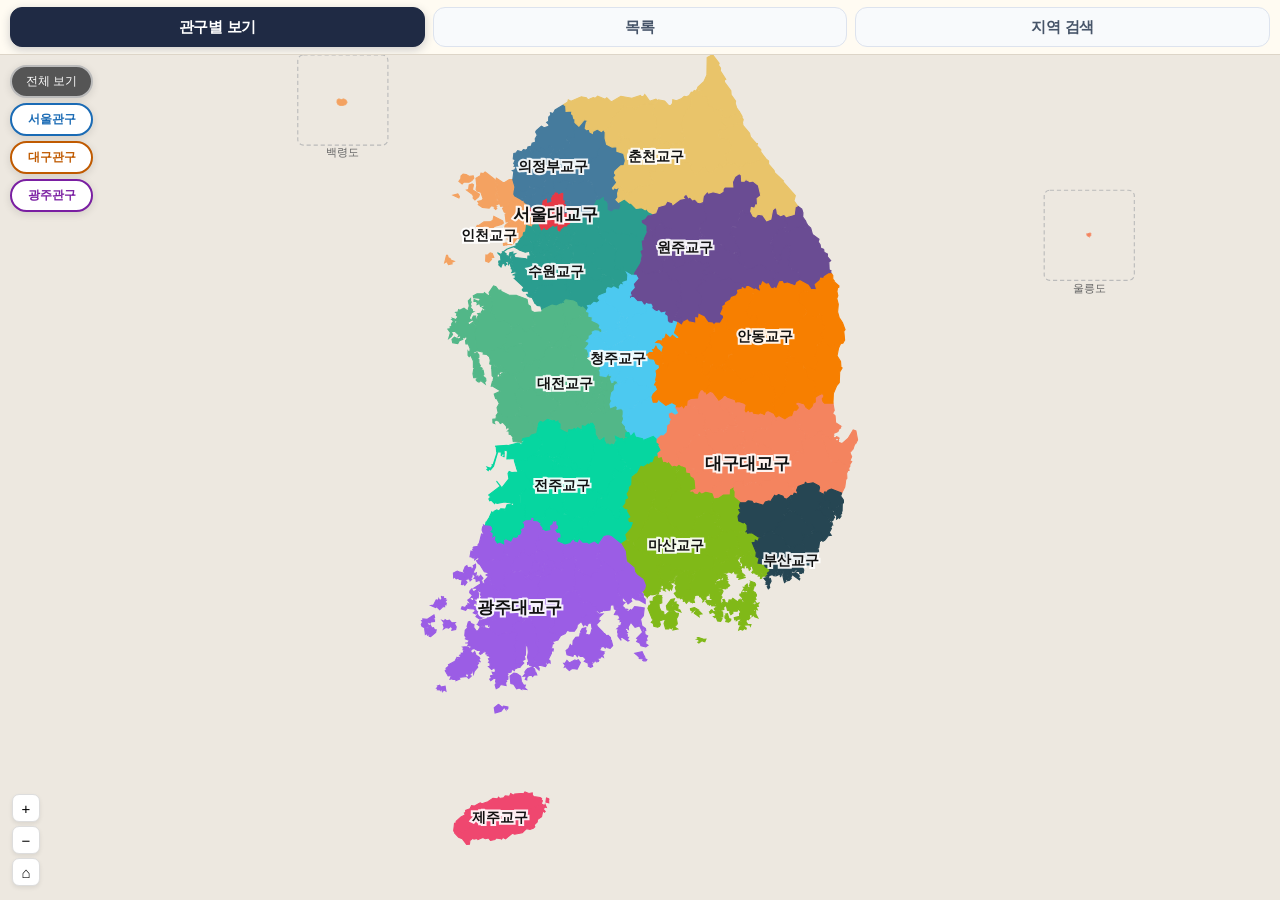
<file: diocese.html>
<!DOCTYPE html>
<html lang="ko">
<head>
<script>
(function(){
  var ua=(navigator.userAgent||'').toLowerCase();
  var isIOS=/iphone|ipad|ipod/.test(ua) || (navigator.platform==='MacIntel' && navigator.maxTouchPoints>1);
  if(isIOS){ document.documentElement.classList.add('ios-device'); }
})();
</script>
<meta charset="UTF-8">
<meta http-equiv="Cache-Control" content="no-cache, no-store, must-revalidate">
<meta http-equiv="Pragma" content="no-cache">
<meta http-equiv="Expires" content="0">
<meta name="viewport" content="width=device-width,initial-scale=1.0,maximum-scale=1.0,user-scalable=no">
<meta name="mobile-web-app-capable" content="yes">
<meta name="apple-mobile-web-app-capable" content="yes">
<meta name="apple-mobile-web-app-status-bar-style" content="black-translucent">
<title>교구지도</title>
<style>
:root{
  --diocese-font-scale:1;
  --ios-dio-font-scale:1;
  --dio-effective-font-scale:calc(var(--dio-font-scale,1) * var(--ios-dio-font-scale,1));
  --diocese-effective-font-scale:calc(var(--diocese-font-scale,1) * var(--ios-dio-font-scale,1));
  --d:#1F2A44;
  --d-lt:#E8EBF0;
  --bg:#EDE8E0;
  --card:#FFFBF2;
  --card-sub:#F5F0E8;
  --bdr:#DDD5C8;
  --tx:#1A1A2E;
  --sub:#555577;
  --dim:#9999BB;
  --r:12px;
  /* ── 치수 변수 ── */
  --header-h:   70px;
  --tab-h:      55px;
  --tab-btn-h:  40px;
  --icon-size:  35px;
  --icon-r:     12px;
  --icon-fs:    15px;
  /* ── 글자 크기 변수 ── */
  --fs-header:  22px;
  --fs-tab:     15px;
  --fs-sub:     10px;
}
*,*::before,*::after{box-sizing:border-box;margin:0;padding:0;}
html,body{height:100%;overflow:hidden;}
body{font-family:'Apple SD Gothic Neo','Noto Sans KR',sans-serif;background:var(--bg);display:flex;flex-direction:column;}

/* ── 헤더 ── */
header{flex-shrink:0;background:var(--d);border-bottom:none;z-index:30;
  padding:0 16px;height:var(--header-h);display:flex;align-items:center;}
.hd{display:flex;align-items:center;justify-content:space-between;width:100%;}
.hd-left{display:flex;align-items:center;gap:10px;}
.hd-icon{width:var(--icon-size);height:var(--icon-size);
  background:rgba(255,255,255,.18);border:1px solid rgba(255,255,255,.28);
  border-radius:var(--icon-r);
  display:flex;align-items:center;justify-content:center;
  font-size:var(--icon-fs);flex-shrink:0;}
.hd-titles{display:flex;flex-direction:column;align-items:flex-start;gap:1px;}
.hd h1{font-size:var(--fs-header);font-weight:700;color:#fff;letter-spacing:-.03em;line-height:1.2;}
.hd-sub{font-size:var(--fs-sub);color:rgba(255,255,255,.75);font-weight:500;letter-spacing:.02em;}

/* ── 탭 영역 ── */
.tab-bar{flex-shrink:0;display:flex;align-items:center;gap:6px;padding:0 10px;
  height:var(--tab-h);background:var(--card);
  border-top:1px solid var(--bdr);border-bottom:2px solid var(--bdr);
  overflow-x:hidden;scrollbar-width:none;}
.tab-bar::-webkit-scrollbar{display:none;}
.tab{flex:1;height:var(--tab-btn-h);padding:0 8px;border-radius:10px;
  border:1.5px solid var(--d);background:var(--card-sub);
  color:var(--d);font-size:var(--fs-tab);font-weight:600;
  cursor:pointer;font-family:inherit;white-space:nowrap;
  display:flex;align-items:center;justify-content:center;gap:4px;letter-spacing:-.02em;
  transition:opacity .15s,transform .12s,box-shadow .15s;}
.tab.on{background:var(--d);color:#fff;border-color:transparent;font-weight:700;
  box-shadow:0 2px 8px rgba(31,42,68,.28);}
.tab:active{transform:scale(.992);}
.tab.on,.tab.on:active{transform:none!important;}

/* ── 뷰 컨테이너 ── */
#main{flex:1;overflow:hidden;min-height:0;position:relative;background:var(--bg);}
#map-view{position:absolute;inset:0;display:none;align-items:center;justify-content:center;background:var(--bg);}
#map-view.on{display:flex;}
#map-svg{width:100%;height:100%;cursor:grab;display:block;touch-action:none;position:absolute;top:0;left:0;}
#map-svg:active{cursor:grabbing;}
.dp{cursor:pointer;transition:filter .08s ease,opacity .08s ease;}
.dp.oai-dio-pressed{filter:brightness(.82);opacity:.88;}

/* ── 인포카드 (v8 원본) ── */
#card{position:absolute;top:10px;right:10px;width:206px;background:white;border-radius:13px;
  overflow:hidden;box-shadow:0 6px 24px rgba(0,0,0,0.15);display:none;z-index:100;}
#card.on{display:block;}
.c-hd{padding:12px 13px 10px;position:relative;}
.c-gw{font-size:9px;font-weight:700;letter-spacing:.7px;opacity:.85;margin-bottom:3px;}
.c-nm{font-size:18px;font-weight:700;line-height:1.2;margin-bottom:3px;}
.c-rg{font-size:11px;opacity:.75;line-height:1.4;}
.c-x{position:absolute;top:8px;right:8px;width:26px;height:26px;border-radius:50%;
  background:rgba(0,0,0,0.15);border:none;cursor:pointer;font-size:18px;font-weight:900;line-height:1;color:white;
  display:flex;align-items:center;justify-content:center;}
.c-x:hover{background:rgba(0,0,0,0.3);}
.c-bd{padding:10px 13px 12px;background:white;}
.c-row{display:flex;align-items:baseline;gap:4px;margin-bottom:10px;padding-bottom:9px;border-bottom:1px solid #f0f0f0;}
.c-n{font-size:26px;font-weight:700;line-height:1;}
.c-lbl{font-size:11px;color:#aaa;}
.c-dtbtn{width:100%;padding:6px;border:1px solid #eee;border-radius:7px;background:white;
  font-size:11px;color:#666;cursor:pointer;margin-bottom:8px;text-align:center;font-family:inherit;}
.c-dtbtn:hover{background:#f5f5f5;}
.c-dtlist{display:none;margin-bottom:8px;max-height:120px;overflow-y:auto;}
.c-dtlist.on{display:block;}
.dd{font-size:11px;color:#555;padding:2px 0;border-bottom:.5px solid #f5f5f5;line-height:1.5;}
.c-btn{display:flex;align-items:center;justify-content:center;gap:5px;font-size:12px;
  font-weight:500;color:white;border-radius:7px;padding:7px;border:none;width:100%;text-decoration:none;cursor:pointer;}
.c-nurl{font-size:11px;color:#ccc;text-align:center;padding:3px 0;}

/* ── 관구 버튼 ── */
#gw-bar{position:absolute;top:10px;left:10px;display:flex;flex-direction:column;gap:5px;z-index:50;}
.gb{padding:6px 14px;border-radius:20px;border:2px solid;font-size:calc(12px * var(--diocese-effective-font-scale,1));font-weight:700;
  cursor:pointer;background:white;box-shadow:0 2px 8px rgba(0,0,0,0.12);white-space:nowrap;}
.gb.on{color:white!important;}
.gb-all{color:#555!important;border-color:#bbb!important;font-weight:500;}
.gb-all.on{background:#555!important;color:white!important;}
#ctrl{position:absolute;bottom:14px;left:12px;display:flex;flex-direction:column;gap:4px;}
.cb{width:28px;height:28px;background:white;border:.5px solid #ddd;border-radius:7px;
  font-size:15px;cursor:pointer;display:flex;align-items:center;justify-content:center;
  box-shadow:0 2px 4px rgba(0,0,0,0.08);}
.cb:hover{background:#f0f0f0;}

/* ── 검색 뷰 ── */
#search-view{position:absolute;inset:0;overflow-y:auto;padding:16px;display:none;background:var(--bg);}
#search-view.on{display:block;}
.ss{position:sticky;top:0;background:var(--bg);padding-bottom:12px;z-index:10;}
.sr{display:flex;gap:8px;}
#si{flex:1;padding:0 14px;height:44px;border:1.5px solid var(--bdr);border-radius:10px;
  font-size:15px;font-family:inherit;background:var(--card);outline:none;color:var(--tx);}
#si:focus{border-color:var(--d);box-shadow:0 0 0 3px rgba(43,191,168,.15);}
#sb{padding:0 18px;height:44px;background:var(--d);color:white;border:none;border-radius:10px;
  font-size:15px;font-weight:600;cursor:pointer;font-family:inherit;}
#sb:hover{opacity:.88;}
.sh{font-size:11px;color:var(--dim);margin-top:6px;line-height:1.6;}
#sres{margin-top:4px;}
.se{text-align:center;padding:36px 0;color:var(--dim);font-size:13px;}
/* 검색 결과 카드 — 기도문 .card 구조 적용 */
.si-r{background:var(--card);border-radius:var(--r);border:1px solid var(--bdr);
  box-shadow:0 1px 8px rgba(0,0,0,.06);margin-bottom:10px;overflow:hidden;cursor:pointer;
  transition:transform .12s,box-shadow .12s;}
.si-r:active{transform:scale(.983);box-shadow:none;}
.si-r-top{display:flex;align-items:center;justify-content:space-between;padding:12px 14px 0;gap:8px;}
.sl{font-size:12px;font-weight:800;padding:3px 9px;border-radius:6px;color:#fff;white-space:nowrap;flex-shrink:0;}
.si-r-op{font-size:11px;color:var(--dim);overflow:hidden;text-overflow:ellipsis;white-space:nowrap;}
.srow{display:flex;align-items:center;gap:12px;padding:9px 14px 12px;}
.sdot{width:10px;height:10px;border-radius:2px;flex-shrink:0;}
.srow-info{flex:1;min-width:0;}
.sd{font-size:16px;font-weight:700;color:var(--tx);}
.sg{font-size:12px;color:var(--sub);margin-top:2px;}
.si-r-foot{border-top:1px solid #EDE8E2;padding:8px 14px;display:flex;align-items:center;justify-content:space-between;background:#FAF8F4;}
.si-r-url{font-size:11px;color:var(--d);overflow:hidden;text-overflow:ellipsis;white-space:nowrap;flex:1;}
.si-r-arr{font-size:15px;color:var(--dim);flex-shrink:0;margin-left:6px;}
.sob{background:#FFF8E7;border-radius:var(--r);padding:13px 15px;margin-bottom:9px;border:1.5px solid #F4A261;}
.sot{font-size:12px;font-weight:700;color:#c05a00;margin-bottom:8px;line-height:1.4;word-break:keep-all;}
.sog{margin-bottom:10px;}
.sod{font-size:13px;font-weight:700;margin-bottom:4px;}
.sodd{font-size:12px;color:#555;line-height:1.7;}

/* ── 목록 뷰 ── */
#list-view{position:absolute;inset:0;overflow-y:auto;padding:14px 14px 60px;display:none;background:var(--bg);}
#list-view.on{display:block;}
/* 관구 섹션 헤더 */
.lv-sec{display:flex;align-items:center;gap:10px;margin:18px 0 10px;}
.lv-sec:first-child{margin-top:4px;}
.lv-sec-bdg{font-size:15px;font-weight:800;padding:7px 20px;border-radius:20px;color:#fff;flex-shrink:0;min-width:100px;text-align:center;}
.lv-sec-cnt{font-size:14px;color:var(--sub);font-weight:500;}
/* 카드 */
.lv-card{background:var(--card);border-radius:var(--r);border:1.25px solid #C8B79F;
  box-shadow:0 1px 8px rgba(0,0,0,.06);margin-bottom:12px;overflow:hidden;cursor:pointer;
  transition:transform .12s,box-shadow .12s;}
.lv-card.oai-touch-pressed{transform:translateY(6px) scale(.982);box-shadow:none;filter:brightness(.96);}
/* top: 뱃지 + 교구전체명 */
.lv-top{display:flex;align-items:center;justify-content:space-between;padding:12px 14px 0;gap:8px;}
.lv-bdg{font-size:12px;font-weight:800;padding:4px 10px;border-radius:6px;color:#fff;white-space:nowrap;flex-shrink:0;}
.lv-op{font-size:11.5px;color:var(--dim);overflow:hidden;text-overflow:ellipsis;white-space:nowrap;}
/* body: 아이콘 + 정보 */
.lv-body{display:flex;align-items:center;gap:12px;padding:9px 14px 10px;}
.lv-ico{width:52px;height:52px;flex-shrink:0;border-radius:var(--icon-r);display:flex;align-items:center;justify-content:center;font-size:28px;background:var(--card-sub);}
.lv-info{flex:1;min-width:0;}
.lv-name{font-size:17px;font-weight:700;color:var(--tx);word-break:keep-all;line-height:1.35;margin-bottom:4px;}
.lv-rg{font-size:13px;font-weight:500;color:var(--sub);line-height:1.4;margin-bottom:2px;}
.lv-det{font-size:13px;color:var(--sub);margin-top:3px;line-height:1.55;word-break:keep-all;}
.lv-parish-count{flex:0 0 auto;display:flex;flex-direction:column;align-items:flex-end;justify-content:center;margin-left:auto;min-width:42px;padding:3px 5px;border-radius:8px;background:rgba(31,42,68,.06);border:1px solid rgba(31,42,68,.12);font-size:8px;font-weight:500;color:var(--d);line-height:1.1;text-align:right;white-space:nowrap;}
.lv-parish-count b{display:block;font-size:12px;font-weight:500;letter-spacing:-.03em;line-height:1;margin:0;}
.lv-parish-count span{font-size:7px;font-weight:500;opacity:.72;}
/* foot: URL */
.lv-foot{border-top:1px solid #EDE8E2;padding:9px 14px;display:flex;align-items:center;justify-content:space-between;background:#FAF8F4;}
.lv-url{font-size:12px;color:var(--d);overflow:hidden;text-overflow:ellipsis;white-space:nowrap;flex:1;min-width:0;}
.lv-arr{font-size:15px;color:var(--dim);flex-shrink:0;margin-left:6px;}


@media(display-mode:standalone){
  header{padding-top:env(safe-area-inset-top);height:calc(var(--header-h) + env(safe-area-inset-top));}
}
@media(max-width:560px){
  .tab{font-size:13px;padding:0 12px;}
  #card{width:178px;top:6px;right:6px;}
  #gw-bar{flex-direction:row;flex-wrap:wrap;}
}

/* OAI 20260504-5: 관구·교구 단독 화면 헤더 최종 표준화 */
:root{
  --diocese-font-scale:1;--d:#1f2a44!important;--header-h:70px!important;--fs-header:20px!important;--fs-sub:11px!important;}
html,body{width:100%!important;max-width:none!important;margin:0!important;overflow-x:hidden!important;-webkit-text-size-adjust:100%;text-size-adjust:100%;}
html.ios-device{--ios-dio-font-scale:.94;}
body{background:var(--bg)!important;}
header{width:100%!important;max-width:none!important;min-height:70px!important;height:70px!important;padding:0 16px!important;background:#1f2a44!important;background-image:none!important;background-color:#1f2a44!important;color:#fff!important;display:flex!important;align-items:center!important;border-bottom:0!important;box-shadow:none!important;box-sizing:border-box!important;}
.hd{width:100%!important;display:flex!important;align-items:center!important;justify-content:space-between!important;}
.hd-left{display:flex!important;align-items:center!important;gap:12px!important;min-width:0!important;}
.hd-icon{width:42px!important;height:42px!important;min-width:42px!important;flex:0 0 42px!important;border-radius:12px!important;background:rgba(255,255,255,.14)!important;border:1px solid rgba(255,255,255,.24)!important;color:#fff!important;font-size:24px!important;font-weight:900!important;line-height:1!important;display:flex!important;align-items:center!important;justify-content:center!important;}
.hd-titles{min-width:0!important;display:flex!important;flex-direction:column!important;align-items:flex-start!important;justify-content:center!important;text-align:left!important;}
.hd h1{font-family:'Noto Sans KR','Apple SD Gothic Neo',sans-serif!important;font-size:20px!important;font-weight:800!important;line-height:1.24!important;letter-spacing:-.02em!important;color:#fff!important;white-space:nowrap!important;overflow:hidden!important;text-overflow:ellipsis!important;margin:0!important;}
.hd-sub{font-family:'Noto Sans KR','Apple SD Gothic Neo',sans-serif!important;font-size:11px!important;font-weight:600!important;line-height:1.25!important;margin-top:3px!important;color:rgba(255,255,255,.72)!important;opacity:1!important;white-space:nowrap!important;overflow:hidden!important;text-overflow:ellipsis!important;}
@media(display-mode:standalone){header{height:70px!important;min-height:70px!important;padding-top:0!important;}}
@media(min-width:600px){header{border-radius:0!important;width:100%!important;max-width:none!important;}}


/* OAI 20260504-6: 부모 앱 헤더와 중복되는 iframe 내부 교구 헤더 숨김
   - 상위 index.html의 관구·교구 헤더만 사용
   - 내부 탭/지도/목록 구조는 그대로 유지 */
body > header{display:none!important;}
@media(display-mode:standalone){body > header{display:none!important;}}



/* OAI 20260504-final: 부모 앱 헤더를 사용하므로 iframe 내부 헤더는 항상 숨김 */
body > header{display:none!important;visibility:hidden!important;height:0!important;min-height:0!important;padding:0!important;overflow:hidden!important;}
#main{top:0!important;}
#card .c-x{display:flex!important;align-items:center!important;justify-content:center!important;opacity:1!important;visibility:visible!important;pointer-events:auto!important;}


/* v1: 헤더 아이콘 중앙 정렬 보정 */
.hd-icon{line-height:1!important;display:flex!important;align-items:center!important;justify-content:center!important;overflow:hidden!important;font-family:"Apple SD Gothic Neo","Noto Sans KR",Arial,sans-serif!important;}

html.oai-dio-external-stabilize *,
html.oai-dio-external-return *{transition:none!important;animation:none!important;scroll-behavior:auto!important;}
/* V3: 부모 앱에서 복귀 상태를 복원하므로 iframe 자체 전체 덮개는 만들지 않는다. */

</style>
<style id="oai-diocese-tab-standard-20260504">
/* 관구교구 헤더 아래 탭 버튼 표준화 + 글자 크기 조절(지도 제외) */
:root{
  --diocese-font-scale:1;--dio-font-scale:1;--dio-effective-font-scale:calc(var(--dio-font-scale,1) * var(--ios-dio-font-scale,1));--diocese-effective-font-scale:calc(var(--diocese-font-scale,1) * var(--ios-dio-font-scale,1));}
.tab-bar{height:55px!important;padding:8px 10px!important;gap:8px!important;background:#FFFBF2!important;border-top:0!important;border-bottom:1px solid #DDD5C8!important;align-items:center!important;}
.tab{height:40px!important;border-radius:12px!important;font-size:calc(15px * var(--dio-effective-font-scale,1))!important;font-weight:800!important;background:#F8FAFC!important;color:#475569!important;border:1.5px solid #dde3ee!important;display:flex!important;align-items:center!important;justify-content:center!important;}
.tab.on{background:#1F2A44!important;color:#fff!important;border-color:#1F2A44!important;box-shadow:0 3px 10px rgba(31,42,68,.22)!important;}





#search-view #si,#search-view #sb{font-size:calc(15px * var(--dio-effective-font-scale,1))!important;}
#search-view .sh{font-size:calc(11px * var(--dio-effective-font-scale,1))!important;}
#search-view .se{font-size:calc(13px * var(--dio-effective-font-scale,1))!important;}
#search-view .sl{font-size:calc(12px * var(--dio-effective-font-scale,1))!important;}
#search-view .si-r-op{font-size:calc(11px * var(--dio-effective-font-scale,1))!important;}
#search-view .sd{font-size:calc(16px * var(--dio-effective-font-scale,1))!important;}
#search-view .sg{font-size:calc(12px * var(--dio-effective-font-scale,1))!important;}
#search-view .si-r-url{font-size:calc(11px * var(--dio-effective-font-scale,1))!important;}
#search-view .si-r-arr{font-size:calc(15px * var(--dio-effective-font-scale,1))!important;}
#search-view .sot{font-size:calc(12px * var(--dio-effective-font-scale,1))!important;}
#search-view .sod{font-size:calc(13px * var(--dio-effective-font-scale,1))!important;}
#search-view .sodd{font-size:calc(12px * var(--dio-effective-font-scale,1))!important;}
#list-view .lv-sec-bdg{font-size:calc(15px * var(--dio-effective-font-scale,1))!important;}
#list-view .lv-sec-cnt{font-size:calc(14px * var(--dio-effective-font-scale,1))!important;}
#list-view .lv-bdg{font-size:calc(12px * var(--dio-effective-font-scale,1))!important;}
#list-view .lv-op{font-size:calc(11.5px * var(--dio-effective-font-scale,1))!important;}
#list-view .lv-name{font-size:calc(17px * var(--dio-effective-font-scale,1))!important;}
#list-view .lv-rg,#list-view .lv-det{font-size:calc(13px * var(--dio-effective-font-scale,1))!important;}
#list-view .lv-parish-count{font-size:calc(8px * var(--dio-effective-font-scale,1))!important;}
#list-view .lv-parish-count b{font-size:calc(12px * var(--dio-effective-font-scale,1))!important;}
#list-view .lv-parish-count span{font-size:calc(7px * var(--dio-effective-font-scale,1))!important;}
#list-view .lv-url{font-size:calc(12px * var(--dio-effective-font-scale,1))!important;}
#list-view .lv-arr{font-size:calc(15px * var(--dio-effective-font-scale,1))!important;}
@media(max-width:360px){}
</style>


<style id="oai-touch-ux-standard-20260506">
/* OAI 20260506: 공통 터치 UX 표준화 */
.oai-touch-pressed{
  transform:scale(.992)!important;
  filter:brightness(.995)!important;
  transition:transform .12s ease, filter .12s ease!important;
}
.oai-touchable{
  transition:transform .12s ease, filter .12s ease!important;
  will-change:transform;
}
</style>

<style id="oai-diocese-smooth-entry-20260506">
/* 관구·교구 첫 표시/탭 전환 부드럽게 */
#map-view.on,#list-view.on,#search-view.on{animation:oaiDioFadeIn .22s ease both;}
@keyframes oaiDioFadeIn{from{opacity:.01}to{opacity:1}}
html.oai-dio-returning #map-view.on,html.oai-dio-returning #list-view.on,html.oai-dio-returning #search-view.on{animation:none!important;}
</style>


<style id="oai-ios-ui-density-v22">
/* iPhone 관구·교구 iframe 내부 UI 밀도 보정 */
html.ios-device{--ios-dio-ui-scale:.96;}
html.ios-device .tab-bar{height:46px!important;padding:7px 10px!important;gap:6px!important;align-items:center!important;}
html.ios-device .tab{height:32px!important;min-height:32px!important;border-radius:10px!important;font-size:calc(14px * var(--dio-effective-font-scale,1))!important;line-height:1!important;}
html.ios-device #gw-bar{gap:6px!important;padding:7px 9px!important;}
html.ios-device .gb{min-height:34px!important;padding:0 10px!important;border-radius:11px!important;}
html.ios-device #card{width:170px!important;border-radius:13px!important;}
html.ios-device .c-hd{padding:12px 13px!important;}
html.ios-device .c-bd{padding:10px 13px 12px!important;}
html.ios-device .c-x{width:26px!important;height:26px!important;font-size:18px!important;}
html.ios-device .c-dtbtn,
html.ios-device .c-btn{min-height:38px!important;border-radius:10px!important;}
html.ios-device #search-view .ss{padding:10px 11px!important;}
html.ios-device #search-view #si,
html.ios-device #search-view #sb{height:38px!important;border-radius:10px!important;}
html.ios-device #sres{padding:10px 11px!important;}
html.ios-device .si-r,
html.ios-device .lv-card{border-radius:12px!important;padding:10px 12px!important;}
html.ios-device .cb{width:34px!important;height:34px!important;border-radius:10px!important;}
</style>

<style id="oai-diocese-latin-cross">
/* 관구·교구 단독 화면 헤더 십자가를 라틴 십자가 비율로 통일 */
.hd-icon{position:relative!important;font-size:0!important;overflow:hidden!important;}
.hd-icon::before,.hd-icon::after{content:"";position:absolute;left:50%;background:#fff;border-radius:2px;display:block;}
.hd-icon::before{top:50%;width:3px;height:24px;transform:translate(-50%,-50%);}
.hd-icon::after{top:42%;width:14px;height:3px;transform:translate(-50%,-50%);}
</style>
</head>
<body>
<header>
  <div class="hd"><div class="hd-left"><span class="hd-icon" aria-hidden="true"></span><div class="hd-titles"><h1>한국 천주교 교구 지도</h1><span class="hd-sub">한국천주교 3개관구.16개교구</span></div></div></div>
</header>
<div class="tab-bar">
  <div class="tab on" data-tab="gwangu">관구별 보기</div>
  <div class="tab" data-tab="list">목록</div>
  <div class="tab" data-tab="search">지역 검색</div>
</div>
<div id="main">
  <div id="map-view" class="on">
    <svg id="map-svg" viewBox="55 130 380 600" preserveAspectRatio="xMidYMid meet" xmlns="http://www.w3.org/2000/svg">
      <g id="map-g">
        <!-- 교구 면 채색: stroke none, 내부 일체 선 없음 -->
        <g id="fills">
<path d="M184.0,245.7L187.2,251.6L190.1,250.7L191.0,252.3L188.8,255.5L186.0,254.6L185.7,251.8L184.2,252.9L183.3,251.6L182.0,252.5L181.3,247.5L184.0,245.7Z M168.3,238.7L173.0,242.2L172.9,243.1L171.6,242.8L171.6,245.0L169.6,245.4L168.7,243.1L165.8,244.4L163.2,242.3L166.3,238.9L166.4,237.1L168.3,238.7Z M188.5,245.5L188.8,247.9L192.0,249.3L193.4,251.7L192.8,252.5L191.0,252.8L190.1,250.7L187.2,251.6L186.5,249.7L185.8,249.8L183.7,245.5L186.4,244.4L188.5,245.5Z M190.0,227.6L191.0,228.2L190.7,232.5L192.3,233.1L192.4,234.1L191.8,235.5L188.2,236.1L186.5,234.3L187.2,232.8L187.7,233.3L187.3,228.4L190.0,227.6Z M193.3,244.1L193.0,245.2L195.2,246.4L194.8,247.6L196.5,248.2L195.0,250.9L193.4,251.7L191.6,248.9L188.8,247.9L188.6,245.6L190.2,245.5L192.1,243.6L193.3,244.1Z M177.5,248.9L179.7,248.8L182.0,252.6L179.9,254.5L177.8,254.9L175.8,252.6L175.4,250.2L174.5,250.4L177.5,248.9Z M178.9,231.8L179.9,234.1L178.7,235.0L178.0,237.7L174.8,240.1L173.1,238.6L174.6,238.7L175.6,232.9L175.0,232.4L178.9,231.8Z M182.6,234.4L184.8,236.4L187.1,235.0L188.9,236.8L184.9,239.9L183.7,239.7L183.1,238.5L181.0,237.8L181.9,236.9L180.9,234.2L182.6,234.4Z M174.4,239.8L177.7,242.3L179.8,241.9L179.9,243.0L178.3,244.6L175.0,243.8L170.7,240.6L172.6,239.9L173.1,238.6L174.4,239.8Z M197.8,239.8L198.4,243.4L196.6,243.4L195.1,246.4L193.0,245.2L193.3,244.1L192.1,243.6L192.8,241.9L197.8,239.8Z M176.9,244.0L178.3,244.6L178.8,246.3L176.9,246.5L176.3,248.4L174.5,249.6L174.0,247.2L172.8,246.2L173.8,244.8L172.8,242.6L176.9,244.0Z M180.9,234.4L181.9,236.9L181.0,237.8L183.1,238.5L184.9,240.6L180.2,241.2L179.1,239.8L179.5,238.1L178.7,235.0L180.9,234.4Z M184.5,230.1L184.1,232.2L187.1,235.0L185.5,236.6L181.7,233.7L181.3,231.7L182.5,230.5L182.7,228.8L183.7,228.7L184.5,230.1Z M180.5,242.5L183.3,242.9L184.4,244.6L181.8,247.5L180.2,247.1L178.8,246.3L178.3,244.6L180.5,242.5Z M184.8,227.0L187.1,227.6L187.4,228.6L187.7,233.3L187.2,232.8L186.5,234.4L184.0,232.1L184.5,230.1L183.7,228.1L184.8,227.0Z M172.5,247.0L172.9,246.3L173.9,247.2L174.5,250.4L171.9,248.7L170.0,250.9L167.5,250.8L168.2,249.4L167.3,248.5L168.1,247.3L172.4,247.8L172.5,247.0Z M179.5,237.8L179.1,239.8L180.4,241.6L179.6,242.1L177.7,242.3L174.8,240.1L178.8,236.5L179.5,237.8Z M172.5,247.0L172.4,247.8L170.7,247.0L169.1,247.8L168.3,247.0L168.1,243.9L168.7,243.1L169.6,245.4L171.6,245.0L171.6,242.8L173.0,243.1L173.8,244.8L172.5,247.0Z M186.6,240.5L189.2,241.9L187.7,245.2L183.8,244.0L185.2,241.4L184.9,240.6L186.6,240.5Z M191.7,240.7L191.5,241.9L192.6,242.2L192.1,243.8L189.7,245.7L187.7,245.2L189.5,240.6L191.7,240.7Z M192.6,235.5L192.1,239.3L191.0,240.7L189.5,240.6L188.8,236.0L192.6,235.5Z M181.5,248.6L181.4,250.6L180.0,250.3L179.7,248.8L176.9,248.7L174.9,249.7L176.9,246.5L179.4,246.6L181.3,247.5L181.5,248.6Z M189.1,237.6L189.0,241.8L184.9,240.6L186.6,237.9L188.7,236.6L189.1,237.6Z M173.1,249.7L175.4,250.2L175.8,252.6L177.0,253.5L174.9,255.1L172.3,250.0L173.1,249.7Z M184.9,240.6L185.2,241.5L183.7,243.5L179.8,242.7L180.4,240.9L184.9,240.6Z" fill="#E63946" stroke="#E63946" stroke-width="0.8" class="dp" data-d="서울대교구" data-gw="서울관구" data-color="#E63946" data-parishes="233" data-url="https://aos.catholic.or.kr/index" data-region="서울 전지역" data-detail='["서울 전지역"]' onmouseenter="this.style.filter='brightness(.84)'" onmouseleave="this.style.filter=''" onclick="showCard(this)"/>
<path d="M136.0,213.8L141.6,218.2L143.3,222.0L142.1,225.2L143.2,226.8L142.5,229.7L143.8,230.7L142.9,232.7L144.8,235.6L142.8,236.5L142.4,237.9L143.1,237.8L142.6,238.4L143.3,239.0L142.5,239.7L141.4,238.6L142.2,237.7L139.4,237.0L137.9,238.7L133.1,238.2L130.2,236.2L130.8,235.6L129.8,233.9L132.5,233.4L133.6,232.1L132.0,227.5L129.3,226.6L128.6,225.4L129.1,222.7L128.5,217.5L131.6,215.7L132.1,213.9L133.9,214.1L135.0,213.1L136.0,213.8Z M147.4,220.4L148.9,220.5L152.2,218.4L154.7,218.5L156.2,223.7L155.4,228.6L155.8,229.8L166.4,237.1L166.3,238.9L162.2,239.7L161.6,238.4L160.0,238.4L158.2,237.3L157.4,235.4L154.0,233.5L152.6,234.8L151.6,237.3L150.7,236.9L148.8,238.3L147.6,237.1L146.1,237.5L143.7,231.8L144.8,230.9L143.3,229.7L143.9,227.6L142.9,225.3L143.7,221.8L142.5,219.5L143.0,217.5L147.4,220.4Z M160.0,238.4L159.0,240.0L156.3,239.3L158.9,242.6L156.4,244.8L157.8,249.7L156.7,251.2L152.8,248.6L152.8,247.7L149.9,248.6L149.2,243.0L150.1,242.4L148.5,241.4L147.4,238.8L150.7,236.9L151.6,237.3L152.6,234.8L154.0,233.5L157.4,235.4L158.2,237.3L160.0,238.4Z M134.3,256.4L132.3,253.9L131.1,255.0L129.7,254.3L130.3,253.7L129.0,252.0L129.4,250.9L130.5,251.1L134.2,248.5L139.1,248.2L140.6,247.3L141.2,244.5L147.5,247.8L148.0,249.3L146.6,250.3L141.6,251.8L136.3,256.5L134.3,256.4Z M159.8,251.3L162.3,251.9L164.4,251.1L163.6,255.8L162.3,256.3L162.2,257.6L159.6,260.6L155.1,259.5L158.3,255.8L156.7,251.1L158.1,251.6L158.8,250.3L159.8,251.3Z M149.3,257.0L150.1,255.9L152.2,255.9L152.4,256.8L152.3,255.3L153.5,255.0L158.4,255.1L155.1,259.5L157.5,260.5L154.9,264.0L153.0,264.3L154.0,264.7L150.6,264.3L150.3,265.3L150.3,264.7L147.8,265.3L149.2,264.3L148.0,264.3L148.0,263.5L152.7,263.5L151.3,263.5L151.2,264.2L152.9,264.2L154.0,263.4L150.8,260.9L150.3,257.0L149.3,257.0Z M163.8,243.1L165.8,244.4L168.1,243.9L168.5,247.3L167.3,248.5L168.2,249.4L167.5,250.8L169.0,250.6L168.4,252.4L163.5,251.1L161.4,249.5L161.3,247.2L162.9,246.3L163.4,242.4L163.8,243.1Z M121.5,214.8L123.9,216.2L126.6,215.8L127.0,217.5L125.6,219.2L123.6,220.3L120.0,220.1L118.7,221.6L116.4,219.7L117.8,217.8L117.9,215.9L119.4,214.6L121.5,214.8Z M161.1,238.3L162.2,239.7L163.5,238.8L165.7,239.5L163.2,242.3L162.9,245.6L156.9,245.7L156.5,244.4L158.4,243.7L158.9,242.6L156.3,239.3L159.0,240.0L159.7,238.6L161.1,238.3Z M126.8,222.1L126.0,225.7L131.0,228.9L130.5,230.6L127.8,232.9L126.5,231.6L126.7,230.2L125.9,228.9L121.8,225.9L123.3,225.5L123.7,222.3L125.8,221.5L126.8,222.1Z M162.9,245.6L161.3,247.2L161.4,249.5L163.4,251.4L161.7,251.9L158.8,250.3L158.1,251.6L156.5,250.9L157.8,249.7L156.4,246.6L156.8,245.8L162.9,245.6Z M139.6,275.1L137.6,277.2L135.4,276.4L135.6,272.0L136.7,272.2L138.6,270.5L140.1,271.0L141.2,273.7L139.1,274.1L139.6,275.1Z M155.7,250.7L157.6,252.2L157.7,255.2L152.2,255.6L151.9,253.2L153.9,251.3L154.1,249.8L155.7,250.7Z M108.3,272.2L109.1,274.7L109.9,274.3L111.0,275.8L113.1,276.5L111.2,277.4L111.6,278.3L109.0,278.8L107.8,276.6L106.3,277.5L107.6,272.2L108.3,272.2Z M149.9,250.3L150.9,249.9L153.1,251.5L151.9,253.2L152.2,255.6L150.3,255.5L150.1,254.4L151.0,254.0L150.4,253.0L149.0,254.7L148.9,252.9L149.7,252.7L148.7,252.2L151.7,252.2L150.5,250.6L150.0,251.7L149.1,251.4L149.9,250.3Z M115.6,228.6L116.8,230.5L116.4,231.6L112.2,229.5L115.6,228.6Z M152.5,248.6L155.7,250.7L154.1,249.8L153.9,251.3L153.0,251.5L150.4,249.9L151.7,248.9L152.6,250.0L151.8,248.9L152.5,248.6Z" fill="#F4A261" stroke="#F4A261" stroke-width="0.8" class="dp" data-d="인천교구" data-gw="서울관구" data-color="#F4A261" data-parishes="135" data-url="http://www.caincheon.or.kr/" data-region="인천 전지역, 경기 서부" data-detail='["인천 전지역", "경기 서부 (김포·부천·시흥일부·안산일부)"]' onmouseenter="this.style.filter='brightness(.84)'" onmouseleave="this.style.filter=''" onclick="showCard(this)"/>
<path d="M214.1,232.6L216.3,232.2L218.8,230.1L220.0,231.3L219.4,231.9L219.9,232.9L221.1,233.3L222.4,235.3L222.4,239.7L224.6,240.6L226.7,239.0L229.9,239.3L230.8,236.2L229.9,234.4L231.6,234.1L233.4,232.1L238.6,235.1L242.3,239.0L246.2,238.4L248.7,239.9L249.5,239.1L251.2,241.4L253.3,241.9L254.0,242.6L253.5,244.0L250.8,244.2L248.8,246.8L246.6,247.8L246.7,248.9L247.9,249.0L250.1,251.3L250.3,255.7L248.0,260.5L248.2,261.8L241.8,261.6L241.9,259.6L242.9,258.7L242.3,257.6L240.3,258.9L240.2,257.2L238.1,256.9L237.1,258.2L232.4,256.4L231.9,257.2L228.5,257.7L227.2,255.5L225.4,254.4L222.6,256.4L218.4,254.5L216.4,256.4L214.2,254.0L213.9,252.7L215.3,252.4L215.6,250.8L214.8,249.2L215.3,248.3L213.5,244.9L210.3,244.4L208.6,245.8L212.3,235.0L214.1,232.6Z M161.4,296.8L162.6,295.0L155.7,288.5L156.6,288.3L156.1,285.8L154.5,286.3L157.5,284.9L156.4,283.9L153.6,284.5L154.6,283.7L154.0,281.8L154.5,282.3L155.3,280.9L153.6,281.5L154.6,277.6L153.5,275.1L154.0,272.5L152.2,270.6L153.4,271.5L154.6,270.2L152.2,270.4L154.6,270.0L154.6,271.6L156.5,271.2L155.5,272.1L156.2,273.8L164.0,274.7L164.8,276.6L164.4,275.0L165.3,275.1L165.4,272.7L167.2,272.7L166.6,269.9L167.8,270.3L170.4,273.8L171.0,272.1L172.5,271.7L171.6,272.1L171.5,271.2L175.8,270.2L177.2,273.4L178.8,273.9L180.6,276.7L181.9,276.2L184.8,277.2L186.4,274.8L186.4,276.0L187.4,276.5L188.6,275.5L190.4,278.0L195.6,277.7L196.1,279.0L195.7,279.9L196.4,281.9L194.1,283.0L193.7,285.5L191.7,285.9L190.9,284.1L189.0,283.1L188.4,279.9L183.6,280.5L182.6,282.4L185.1,283.5L186.0,286.4L182.8,287.6L182.6,293.5L180.4,293.1L178.0,294.4L175.0,293.1L173.2,293.7L169.8,299.3L166.0,299.4L165.4,297.7L162.1,297.7L161.4,296.8Z M227.0,255.2L228.5,257.7L231.9,257.2L232.4,256.4L237.1,258.2L238.1,256.9L240.2,257.2L240.3,258.9L242.3,257.6L242.9,258.7L241.9,259.6L241.8,261.6L244.1,261.2L246.6,262.2L247.3,268.5L245.8,269.5L246.7,272.1L245.6,275.6L245.7,277.8L240.7,286.5L235.7,284.6L235.8,283.4L234.6,283.6L232.9,280.8L231.1,281.1L230.8,282.9L229.8,281.8L227.2,282.6L226.3,281.6L227.5,279.9L227.0,275.6L228.0,274.3L227.3,272.0L228.7,268.1L222.4,262.7L220.6,263.7L220.2,260.2L218.2,260.1L216.3,257.1L218.4,254.5L222.6,256.4L225.4,254.4L227.0,255.2Z M205.5,284.7L205.9,286.7L207.1,287.0L208.8,289.7L210.4,288.2L212.5,290.2L215.7,289.5L217.8,291.4L218.5,289.0L217.5,288.2L219.2,285.1L221.4,287.1L224.7,287.8L226.2,290.1L225.4,294.3L222.2,295.2L220.4,299.6L215.9,301.0L215.2,302.5L216.6,304.2L214.5,306.2L212.3,305.7L210.4,307.5L207.7,308.0L208.4,309.5L207.1,311.9L204.2,308.9L203.4,309.4L200.6,308.1L200.0,306.0L197.9,304.7L193.1,304.1L194.8,303.0L194.1,302.1L194.5,301.4L195.9,301.0L195.1,299.4L195.8,297.9L193.2,297.1L192.4,298.0L191.8,297.0L193.9,294.6L191.5,293.6L191.7,292.8L193.4,292.6L193.3,291.2L198.6,292.0L200.4,289.1L204.0,287.9L204.0,285.5L205.5,284.7Z M203.0,263.0L205.2,264.8L206.7,264.5L206.4,272.4L211.4,272.4L210.7,277.6L212.3,279.4L214.0,279.3L214.7,280.3L214.2,281.3L217.5,281.6L217.5,284.5L218.8,285.4L217.5,288.2L218.5,289.0L217.8,291.4L215.7,289.5L212.5,290.2L210.4,288.2L208.8,289.7L207.1,287.0L205.9,286.7L205.1,284.4L204.0,285.5L204.0,287.9L200.4,289.1L198.6,292.0L193.3,291.3L192.1,287.8L193.1,287.2L194.1,283.0L196.4,281.9L195.5,275.5L197.7,273.6L197.6,270.4L194.5,267.2L194.9,265.4L199.0,264.3L199.9,266.3L201.6,264.4L201.2,263.4L203.0,263.0Z M193.3,285.6L193.1,287.2L192.1,287.8L193.6,292.2L191.5,293.6L193.9,294.6L191.8,297.1L192.4,298.0L193.2,297.1L195.7,297.8L195.1,299.4L195.9,301.0L194.1,302.1L194.8,303.0L191.1,305.0L191.6,305.7L191.0,306.8L190.2,306.3L185.6,308.3L182.6,307.6L175.4,311.1L174.5,308.1L171.9,307.8L171.2,305.9L171.2,306.9L170.4,306.4L168.4,302.2L167.3,302.1L168.2,301.7L165.4,301.3L164.5,300.0L170.5,298.9L173.2,293.7L175.0,293.1L178.0,294.4L180.4,293.1L182.7,293.5L182.2,291.6L183.0,291.8L182.5,288.8L183.1,287.3L186.0,286.4L186.8,287.5L187.6,286.8L190.2,287.5L191.4,285.8L193.3,285.6Z M222.6,263.0L224.0,264.7L226.0,265.1L227.2,267.4L228.7,268.1L227.3,272.0L228.0,274.3L227.0,275.6L227.5,279.9L226.3,281.6L227.2,282.6L229.8,281.8L230.8,282.9L231.1,281.1L232.9,280.8L234.5,283.6L236.0,283.8L236.1,290.4L232.8,291.5L233.6,293.6L231.4,292.9L230.3,294.4L230.7,295.7L229.6,296.5L226.4,294.7L225.3,295.7L223.9,295.2L225.4,294.3L226.3,292.2L226.2,290.0L224.8,287.8L221.4,287.1L220.0,285.2L217.7,284.8L217.4,281.5L214.2,281.3L214.7,280.3L214.0,279.3L212.3,279.4L210.7,277.6L211.4,272.3L212.2,271.7L211.5,270.5L212.9,269.8L213.4,267.6L216.9,266.4L220.0,263.1L222.6,263.0Z M212.7,244.5L215.3,248.3L215.4,251.7L213.9,252.7L214.2,254.0L215.1,254.2L218.2,260.1L220.2,260.2L220.3,262.7L219.0,264.3L215.7,267.2L213.4,267.6L212.9,269.8L211.5,270.5L211.9,272.0L208.0,272.9L206.1,272.0L206.7,264.5L205.2,264.8L202.9,262.9L201.2,263.4L201.6,264.4L199.9,266.3L199.0,264.3L194.4,264.9L194.3,263.1L197.8,260.3L197.1,259.2L199.3,256.1L199.3,253.3L197.7,250.6L197.9,249.5L203.5,250.6L203.5,249.7L204.7,249.1L204.3,247.5L206.9,246.6L207.7,247.6L210.1,244.5L212.7,244.5Z M164.5,259.4L165.5,259.4L165.2,257.9L164.9,259.5L162.0,258.3L162.3,256.3L163.8,255.5L164.4,251.1L169.3,252.6L170.1,257.4L172.7,258.5L173.0,261.4L170.9,263.0L168.3,262.3L165.8,263.4L165.0,265.2L162.9,264.9L159.3,268.4L155.4,266.2L150.7,267.7L157.1,265.5L156.9,264.1L158.1,263.8L160.4,260.1L161.4,260.5L160.7,259.9L161.5,258.9L164.5,259.4Z M198.5,238.5L199.9,238.7L203.2,243.5L206.8,245.9L206.0,247.3L204.3,247.5L204.7,249.1L203.5,249.7L203.5,250.6L197.9,249.5L197.3,251.4L195.0,250.9L196.5,248.2L194.7,247.1L196.6,243.4L198.4,243.4L197.8,239.6L197.1,239.8L198.5,238.5Z M194.5,267.2L197.2,269.3L197.7,273.6L195.5,275.4L196.1,276.9L195.6,277.7L190.4,278.0L188.8,276.6L188.5,275.2L189.8,274.6L190.1,272.5L189.3,273.3L188.5,272.1L190.5,270.6L191.2,266.9L194.5,267.2Z M195.5,257.6L197.6,258.1L197.1,259.5L197.8,260.1L194.3,263.1L194.5,265.1L192.3,265.6L185.3,261.7L186.6,258.3L190.0,259.0L193.2,256.9L195.5,257.6Z M173.0,261.1L174.3,263.0L172.4,267.0L175.2,266.9L175.9,268.7L177.1,268.5L177.9,269.7L176.9,271.5L174.7,270.2L169.8,272.6L167.6,269.9L168.1,268.9L169.7,268.6L169.8,264.6L169.1,264.0L169.7,262.6L171.7,262.7L173.0,261.1Z M148.3,270.2L148.1,270.9L148.7,270.3L150.3,271.4L148.6,270.3L148.3,270.9L151.5,273.0L152.6,272.2L152.9,273.2L152.1,271.3L153.0,272.2L152.6,274.2L154.1,278.1L153.4,280.7L152.9,278.2L151.9,277.9L151.7,279.5L151.3,276.0L151.0,276.7L148.5,276.3L150.7,278.8L149.9,278.5L149.1,279.9L149.6,277.5L148.7,278.4L147.5,277.6L146.3,280.5L144.8,279.1L144.8,278.2L145.9,277.9L144.6,277.2L144.8,276.3L146.9,275.9L146.2,275.3L146.0,272.7L143.8,270.4L146.3,271.6L147.6,270.3L147.1,269.5L147.6,270.0L150.7,267.7L147.6,270.0L148.3,270.2Z M168.7,262.7L169.7,262.6L169.1,264.0L169.8,264.6L169.7,268.6L163.5,270.0L159.3,268.4L162.9,264.9L165.0,265.2L165.8,263.4L168.7,262.7Z M186.8,257.2L183.7,265.1L181.5,266.4L180.6,265.9L179.8,269.0L177.2,268.8L177.1,267.5L178.4,267.1L181.8,258.0L186.8,257.2Z M196.2,251.2L197.8,251.2L197.6,251.7L196.1,254.0L192.9,255.3L192.8,257.8L190.0,259.0L186.6,258.3L186.5,255.7L188.8,255.5L189.0,254.3L191.7,252.1L192.8,252.5L194.1,250.8L196.2,251.2Z M186.3,275.1L184.8,277.2L181.9,276.2L180.5,276.7L178.8,273.9L177.2,273.4L176.9,271.1L177.9,269.7L177.4,268.9L179.7,269.0L183.1,273.1L185.6,273.3L186.3,275.1Z M186.5,280.0L188.4,279.9L189.0,283.1L191.2,284.4L191.6,285.7L190.4,287.4L187.6,286.8L186.7,287.5L185.1,283.5L182.6,282.4L183.7,280.5L186.5,280.0Z M187.6,262.9L192.8,265.7L194.6,265.1L194.9,266.5L191.2,266.9L190.5,269.4L188.0,269.6L187.8,267.6L186.3,267.0L185.8,264.6L184.4,263.3L185.3,261.7L187.6,262.9Z M172.1,249.3L174.6,255.0L173.7,257.5L172.2,257.4L172.7,258.5L171.2,258.5L170.1,257.4L169.4,252.7L168.4,252.4L169.0,250.6L170.0,250.9L170.1,250.1L172.1,249.3Z M183.3,251.6L184.2,252.9L185.9,251.9L186.0,254.6L186.9,255.5L186.2,257.2L181.5,258.6L179.8,256.5L180.0,253.9L183.3,251.6Z M177.9,254.9L178.6,254.6L178.7,256.4L176.7,257.6L178.1,259.6L178.0,261.1L176.1,261.1L174.3,263.0L172.2,257.4L173.7,257.5L174.5,254.6L175.4,255.1L177.0,253.4L177.9,254.9Z M178.1,261.0L179.8,262.8L179.7,263.8L178.7,265.0L178.4,267.1L177.1,267.5L177.3,268.4L175.9,268.7L175.2,266.9L172.4,267.0L175.6,261.5L178.1,261.0Z M185.1,264.2L186.3,266.9L185.9,269.9L180.4,270.7L179.7,269.0L180.6,265.9L181.5,266.4L185.1,264.2Z M187.2,267.6L188.1,268.1L188.0,269.6L190.5,269.4L190.5,270.6L188.4,272.4L189.3,273.3L190.1,272.4L189.9,274.5L187.4,276.5L186.3,275.9L186.4,272.9L185.8,272.7L186.8,272.0L185.7,268.0L186.3,267.0L187.2,267.6Z M198.1,251.0L199.4,254.1L198.5,257.1L197.4,258.2L193.0,257.1L192.9,255.3L196.1,254.0L198.1,251.0Z M180.1,254.6L179.8,256.5L181.5,258.7L179.8,262.8L177.9,260.8L178.1,259.6L176.7,257.6L178.7,256.4L178.6,254.6L180.1,254.6Z M186.4,270.2L186.8,272.0L185.8,272.7L186.4,272.9L186.1,273.8L183.1,273.1L181.1,270.5L186.4,270.2Z" fill="#2A9D8F" stroke="#2A9D8F" stroke-width="0.8" class="dp" data-d="수원교구" data-gw="서울관구" data-color="#2A9D8F" data-parishes="222" data-url="https://www.casuwon.or.kr/" data-region="경기 남부" data-detail='["경기 남부 (수원·광주·과천·광명·군포·성남·시흥일부·안산일부·안성·안양·양평·여주·오산·용인·의왕·이천·평택·하남·화성)"]' onmouseenter="this.style.filter='brightness(.84)'" onmouseleave="this.style.filter=''" onclick="showCard(this)"/>
<path d="M220.8,191.5L222.5,194.5L228.2,195.1L228.7,198.6L233.3,199.8L234.6,202.8L233.7,208.3L231.4,208.6L227.2,212.5L226.9,213.8L228.0,215.3L226.6,217.2L228.6,220.6L225.4,224.1L225.9,225.3L226.9,224.2L228.2,224.9L229.9,224.0L229.3,231.1L227.8,232.6L230.7,236.6L229.9,239.3L226.7,239.0L224.6,240.6L222.4,239.7L222.4,235.3L221.1,233.3L219.9,232.9L219.8,231.0L218.8,230.1L216.3,232.2L214.1,232.5L214.9,229.4L213.7,228.3L214.1,227.8L213.0,227.6L212.8,224.5L211.7,223.9L211.0,221.4L209.5,219.7L205.3,218.5L207.1,209.1L210.0,208.8L210.6,203.1L212.8,203.6L215.2,201.2L214.5,199.3L215.2,197.1L217.6,195.4L218.6,191.6L220.4,189.7L220.8,191.5Z M198.8,175.4L198.8,178.0L201.6,180.6L205.3,176.0L207.9,176.4L206.8,178.2L206.1,182.0L207.0,183.0L208.9,182.6L209.5,184.7L211.2,185.6L211.4,184.4L214.7,182.6L217.6,184.3L219.1,182.9L220.3,184.8L220.4,189.4L218.6,191.6L217.6,195.4L215.2,197.1L214.5,199.3L215.2,201.2L212.8,203.6L210.6,203.1L210.0,208.8L207.1,209.1L206.0,213.2L206.3,215.9L204.8,219.8L201.8,221.3L200.7,219.7L198.3,220.2L196.7,222.0L191.8,218.5L193.2,215.1L192.1,210.0L195.3,208.3L196.0,206.3L195.2,204.5L193.2,204.0L192.1,201.6L191.0,201.1L190.5,197.0L192.3,196.4L193.1,197.4L195.3,195.5L194.5,191.1L192.6,190.9L192.7,188.8L194.9,187.4L195.5,189.0L198.8,188.3L198.3,182.9L197.3,182.2L197.6,176.0L198.8,175.4Z M190.9,165.2L192.3,166.3L192.5,170.0L196.7,169.8L196.4,171.8L197.3,172.4L197.2,174.1L198.1,175.4L197.3,182.2L198.3,182.9L198.8,188.3L195.5,189.0L194.9,187.4L192.4,189.7L192.6,191.0L194.5,191.1L195.1,196.0L193.1,197.4L191.4,196.3L190.5,197.0L190.6,198.2L187.4,197.2L183.8,202.8L180.7,201.3L184.4,196.6L182.1,194.1L177.8,197.2L174.2,195.7L174.2,198.4L173.5,198.8L170.2,196.7L169.2,199.4L168.0,199.7L166.3,196.1L165.1,196.5L165.4,195.3L167.9,194.6L168.4,192.6L170.9,191.8L170.6,189.5L172.1,186.9L170.9,184.6L171.4,183.7L175.0,180.5L176.9,181.6L180.2,180.6L180.3,179.5L178.7,177.9L180.1,177.0L180.2,174.0L181.6,172.8L181.4,171.0L183.4,171.6L184.7,169.0L190.9,165.2Z M182.1,194.4L184.4,196.6L180.0,201.7L179.8,203.6L178.8,203.9L179.2,204.6L178.4,205.7L177.7,212.0L175.6,212.1L174.8,213.8L175.6,215.9L174.9,217.4L177.8,217.8L177.0,221.9L175.5,222.1L174.8,224.0L173.6,224.6L170.9,223.3L167.4,224.5L166.1,223.1L164.0,226.6L160.0,226.5L157.0,228.2L155.7,227.0L156.2,223.7L154.7,218.5L155.4,212.7L154.4,212.1L156.1,211.5L157.2,209.1L155.6,209.0L156.3,208.0L155.3,207.1L156.4,204.4L155.0,203.8L155.4,199.9L156.8,199.7L158.2,197.9L160.9,198.8L162.2,197.2L164.0,197.5L165.9,195.9L168.0,199.7L169.2,199.4L170.3,196.6L173.5,198.8L174.2,198.4L174.2,195.7L177.8,197.2L180.7,194.4L182.1,194.4Z M205.9,219.2L209.8,220.0L211.7,223.9L212.8,224.5L213.0,227.6L214.1,227.8L213.7,228.3L214.9,229.4L209.0,243.9L208.7,246.6L207.5,247.6L206.5,245.5L202.9,243.3L199.9,238.7L196.5,239.1L197.1,238.4L195.6,237.6L195.3,233.0L190.9,232.9L191.0,228.2L189.7,227.1L192.1,226.1L193.5,224.1L193.8,221.9L195.3,221.1L196.9,222.0L198.0,220.4L200.6,219.7L201.8,221.3L204.8,219.8L205.2,218.5L205.9,219.2Z M181.2,201.8L183.1,202.0L184.1,203.6L183.5,204.2L183.9,205.3L186.8,206.3L188.0,209.1L190.4,208.8L192.0,209.8L193.2,215.1L191.6,218.7L188.0,220.4L184.4,219.7L183.2,220.4L184.5,226.5L183.7,228.7L182.2,229.1L179.2,227.7L178.2,230.0L175.5,230.3L175.1,229.6L176.7,226.1L176.4,223.8L177.2,223.0L177.8,217.8L174.9,217.4L175.6,215.9L174.8,213.8L175.6,212.1L177.7,212.0L178.4,205.7L179.2,204.6L178.8,203.9L179.8,203.6L180.0,201.7L181.2,201.8Z M177.2,222.0L176.4,223.8L176.7,226.1L175.2,230.1L178.0,230.1L179.2,227.7L181.5,228.6L182.5,229.9L181.3,231.7L181.7,233.7L179.5,234.5L179.4,232.0L178.6,231.3L176.6,232.7L175.0,232.4L175.6,232.9L174.6,238.7L173.4,238.2L172.6,239.9L170.7,240.6L162.8,234.4L163.2,233.9L165.5,234.9L165.8,233.3L167.6,232.7L167.1,231.4L168.1,230.9L168.0,230.0L170.7,228.3L169.7,223.7L170.9,223.3L173.6,224.6L174.8,224.0L175.5,222.1L177.2,222.0Z M188.3,197.7L190.6,198.2L191.0,201.1L192.1,201.6L193.2,204.0L195.3,204.7L196.0,206.3L195.3,208.3L192.1,210.0L190.4,208.8L188.1,209.1L186.8,206.3L183.9,205.3L183.8,202.8L185.2,201.4L185.4,199.9L186.5,199.4L187.1,197.4L188.3,197.7Z M192.7,219.1L195.3,221.5L193.8,221.9L193.5,224.1L192.1,226.1L187.3,228.5L187.1,227.6L184.3,226.9L183.2,220.4L184.4,219.7L188.0,220.4L191.8,218.5L192.7,219.1Z M167.2,224.4L169.3,224.1L170.9,227.8L168.0,230.0L168.1,230.9L167.1,231.4L167.6,232.7L165.8,233.3L165.5,234.9L160.9,233.0L161.9,230.7L163.1,230.9L164.3,229.3L164.7,227.1L164.0,226.0L165.7,223.3L167.2,224.4Z M164.0,226.6L164.7,227.1L164.0,229.9L161.9,230.7L160.6,232.6L156.0,230.0L155.4,228.8L155.6,227.0L157.0,228.2L160.0,226.5L164.0,226.6Z M195.3,233.0L195.4,237.0L197.1,238.3L196.4,239.0L197.3,239.6L191.8,242.2L191.5,240.1L192.9,237.1L192.7,235.6L191.7,235.3L192.3,233.1L195.3,233.0Z" fill="#457B9D" stroke="#457B9D" stroke-width="0.8" class="dp" data-d="의정부교구" data-gw="서울관구" data-color="#457B9D" data-parishes="88" data-url="http://ucatholic.or.kr/" data-region="경기 북부" data-detail='["경기 북부 (의정부·고양·구리·남양주·동두천·양주·연천·파주·가평·포천)"]' onmouseenter="this.style.filter='brightness(.84)'" onmouseleave="this.style.filter=''" onclick="showCard(this)"/>
<path d="M292.9,226.7L293.8,228.1L296.9,227.1L301.6,228.3L303.9,226.9L304.0,225.1L305.1,223.7L310.6,223.8L310.6,220.2L312.3,216.4L315.6,214.1L317.0,215.5L317.2,219.7L319.0,219.6L320.1,218.3L323.0,219.9L325.3,219.5L329.1,222.6L330.9,229.8L328.2,231.9L328.5,236.6L327.3,236.4L326.4,238.8L324.1,238.2L323.6,240.8L322.7,240.9L323.2,242.2L320.8,242.5L320.4,243.9L319.7,243.7L319.1,240.4L317.1,240.8L316.0,242.1L315.1,247.0L315.0,248.8L315.7,249.5L314.1,248.1L313.4,249.3L314.0,252.2L310.6,252.0L309.7,252.9L310.2,255.1L309.3,257.6L312.0,259.0L313.1,261.8L312.6,263.5L314.2,264.5L315.7,268.6L315.3,269.4L316.7,271.1L315.5,272.8L313.4,270.5L308.7,270.4L308.4,268.9L305.5,268.4L304.7,265.5L302.0,264.6L300.7,267.1L301.0,269.8L297.9,270.2L296.7,268.3L293.9,267.0L293.3,263.6L294.1,261.0L288.5,256.9L287.2,250.3L288.9,249.8L291.7,246.9L292.1,244.1L290.2,238.4L290.5,235.4L288.0,234.7L289.4,234.1L289.9,230.3L292.9,226.7Z M341.4,238.8L342.6,242.6L345.3,244.2L347.3,243.0L348.3,244.6L347.3,247.2L348.4,247.8L348.1,248.9L349.4,248.9L349.7,249.8L347.0,253.8L345.3,253.3L342.4,254.8L341.9,257.5L339.7,258.7L337.9,263.3L337.6,265.1L339.4,265.1L340.3,266.7L338.7,269.4L341.2,271.8L340.5,273.0L343.5,278.5L343.2,285.1L341.6,284.8L340.9,283.0L337.3,283.2L329.9,278.6L324.9,281.4L320.9,281.7L318.6,279.1L318.6,277.8L317.0,278.4L315.2,277.6L314.2,272.8L315.5,272.8L316.7,271.1L315.3,269.4L315.7,268.6L314.2,264.5L312.6,263.5L313.1,261.8L311.9,258.7L309.8,258.3L309.2,256.9L310.2,255.1L309.9,252.7L314.0,252.2L313.4,249.3L314.1,248.1L315.7,249.5L315.0,248.8L316.1,241.8L319.1,240.4L320.0,244.0L320.8,242.5L323.2,242.2L322.7,240.9L323.4,240.7L326.0,244.8L327.1,245.1L328.7,243.1L333.0,244.0L334.9,247.8L337.9,246.5L339.1,240.2L339.9,238.7L341.4,238.8Z M363.8,250.7L366.2,252.8L367.5,257.5L372.1,260.8L371.5,262.6L372.9,264.7L373.2,267.0L375.4,268.1L375.7,270.0L378.1,271.3L378.0,273.1L380.4,276.0L379.1,277.0L379.3,282.4L380.6,283.3L380.0,283.5L381.0,285.4L377.7,285.8L375.2,288.8L373.3,288.6L372.8,290.0L369.4,293.0L370.5,296.7L366.1,296.4L364.4,293.5L358.5,290.3L357.9,288.8L358.5,286.2L358.0,284.2L351.5,281.2L350.4,279.0L351.4,277.6L351.2,276.3L349.7,275.4L351.4,274.0L351.0,273.0L351.7,271.9L350.9,270.5L352.0,268.8L350.4,267.2L351.6,265.5L351.2,264.4L347.9,265.7L345.8,268.7L345.6,271.4L344.2,272.1L345.1,275.0L343.7,275.6L342.8,278.0L342.0,274.6L340.5,273.0L341.2,271.8L338.7,269.2L340.3,266.7L339.4,265.1L337.6,265.1L339.7,258.7L341.8,257.7L342.3,255.0L344.5,253.6L346.8,253.5L348.5,255.2L350.9,255.9L354.6,252.7L358.6,252.0L361.8,253.1L363.8,250.7Z M289.8,257.9L294.1,261.0L293.3,263.6L293.9,267.0L296.7,268.3L297.9,270.1L301.0,269.8L300.7,267.1L301.8,264.7L304.3,265.3L305.5,266.7L305.5,268.4L308.4,268.9L308.7,270.4L311.1,270.0L311.7,270.9L313.0,270.4L314.9,271.4L315.3,272.3L314.4,272.3L314.1,273.7L315.1,275.0L315.1,277.4L317.0,278.4L318.6,277.8L318.6,279.1L320.5,281.6L324.9,281.4L329.5,278.5L333.5,280.2L337.3,283.2L341.0,283.1L342.2,285.3L341.2,286.0L341.2,287.7L339.6,289.0L341.1,290.1L340.0,292.9L341.2,294.3L343.0,293.8L341.9,296.1L340.4,295.2L339.8,296.2L337.7,295.4L336.2,292.5L334.4,292.8L332.1,291.1L330.9,294.1L330.1,293.6L329.8,294.9L330.6,296.8L329.7,297.8L328.3,296.6L325.4,296.5L324.5,295.2L319.5,293.0L318.9,291.6L317.6,292.7L311.8,291.4L308.4,287.6L306.8,289.2L303.2,289.1L302.3,290.0L301.8,288.2L299.9,287.3L300.3,285.4L298.9,284.2L296.9,285.0L295.0,284.2L291.7,286.7L290.2,285.8L288.9,283.9L290.3,282.6L291.7,282.8L291.5,281.5L294.1,280.1L294.4,278.1L293.3,277.3L289.2,278.9L287.8,276.7L286.0,276.9L284.2,274.6L284.7,270.5L283.2,269.5L281.7,270.1L281.7,271.4L278.7,272.3L276.4,272.1L275.7,270.0L276.8,266.8L280.8,266.9L280.8,265.2L282.4,264.9L281.7,261.3L282.3,259.5L286.5,260.0L289.8,257.9Z M278.3,229.2L279.5,231.3L280.5,230.7L282.4,232.9L283.5,232.1L286.5,234.9L290.5,235.4L290.2,238.4L292.1,244.1L291.7,246.9L288.9,249.8L287.2,250.3L287.4,253.9L288.3,254.6L288.0,255.8L289.0,257.8L286.5,260.0L282.3,259.5L281.7,261.3L282.4,264.9L280.8,265.2L280.9,266.9L277.6,266.2L275.9,269.4L270.8,268.1L269.6,265.8L270.0,263.6L270.9,262.3L272.8,262.1L272.8,259.6L274.8,257.6L271.7,253.9L268.1,253.9L265.3,252.4L262.5,253.0L261.1,249.5L261.7,248.0L260.8,247.4L258.8,251.0L256.4,251.6L255.3,254.9L255.7,258.7L254.3,259.2L253.4,255.1L251.7,253.8L250.0,254.6L250.0,251.1L246.7,248.9L246.6,247.8L248.8,246.8L250.8,244.2L253.5,244.0L254.2,242.5L256.2,242.1L257.9,239.2L257.8,237.9L262.7,236.4L264.3,233.6L267.8,234.8L268.4,236.2L273.4,232.4L275.9,232.2L276.3,229.7L278.3,229.2Z M265.3,320.1L264.4,319.0L264.2,315.5L262.2,314.0L262.6,312.7L259.9,313.2L258.4,311.5L257.0,312.3L255.4,311.7L253.2,309.8L253.6,308.4L252.8,307.1L250.0,306.3L248.0,307.8L246.1,305.2L243.0,305.1L240.5,302.3L239.0,302.1L238.4,303.2L237.5,302.6L237.9,300.6L238.7,300.5L238.0,299.1L238.6,297.6L240.9,295.2L240.2,292.6L243.5,288.7L241.2,285.9L241.2,284.9L245.3,278.2L246.3,282.8L249.1,285.7L254.5,283.9L255.1,284.5L256.0,283.5L258.3,285.1L259.6,283.0L263.0,283.8L264.1,284.4L264.3,285.9L265.6,287.0L265.5,289.0L267.1,290.4L268.4,288.4L270.5,288.6L270.7,290.0L272.0,290.6L271.8,291.7L273.9,292.8L273.5,295.7L274.3,298.3L273.1,300.4L274.4,302.3L274.0,305.9L271.8,305.0L270.1,305.6L270.4,307.1L272.8,309.9L269.7,316.0L271.9,317.8L274.1,316.3L274.9,318.2L278.0,318.8L276.0,319.5L274.6,322.1L272.4,320.0L269.7,319.1L268.8,319.0L268.7,320.4L267.7,321.0L265.3,320.1Z M265.2,273.8L268.3,275.0L268.7,277.1L270.0,278.1L269.1,279.5L269.9,280.9L275.9,279.2L277.3,276.1L280.5,278.4L281.3,276.3L283.6,274.6L286.0,276.9L287.8,276.7L289.2,278.9L293.3,277.3L294.6,278.3L294.1,280.1L291.5,281.5L291.7,282.8L290.3,282.6L288.9,283.9L292.2,287.2L292.2,290.2L291.4,290.5L289.4,288.6L288.2,290.1L289.3,291.6L285.0,295.1L285.6,297.9L288.2,300.2L289.0,304.9L288.8,306.1L286.6,307.7L287.8,312.9L286.4,315.2L286.6,317.0L284.5,316.8L284.8,320.5L279.6,319.4L278.6,318.2L274.9,318.2L274.1,316.3L271.9,317.8L269.8,316.3L272.8,309.9L270.4,307.1L270.1,305.6L271.8,305.0L274.0,305.9L274.4,302.3L273.1,300.4L274.3,298.3L273.5,295.7L273.9,292.8L271.8,291.7L272.0,290.6L270.7,290.0L270.5,288.6L268.4,288.4L267.1,290.4L265.5,289.0L265.6,287.0L264.3,285.9L264.1,284.4L260.6,283.4L261.4,281.0L260.2,277.1L265.2,273.8Z M261.4,249.0L262.5,253.0L265.3,252.4L268.1,253.9L271.7,253.9L274.8,257.6L272.8,259.6L272.8,262.1L270.9,262.3L270.0,263.6L269.6,265.8L270.8,268.1L275.8,269.3L276.5,272.2L280.4,272.0L283.2,269.5L284.9,271.0L284.3,274.5L281.3,276.3L280.5,278.4L277.3,276.1L275.9,279.2L270.2,280.9L269.1,279.5L270.0,278.1L268.7,277.1L268.3,275.0L264.4,273.8L260.2,277.1L261.4,281.0L260.6,283.4L259.1,283.2L258.3,285.1L256.0,283.5L255.1,284.5L254.5,283.9L249.1,285.7L246.4,283.0L245.3,279.0L246.7,272.1L245.8,269.5L247.3,268.5L246.6,262.2L248.2,261.8L248.0,260.5L250.3,255.7L250.0,254.6L251.1,253.9L253.4,255.1L254.3,259.2L255.7,258.7L255.3,254.9L256.4,251.6L258.9,251.0L260.7,247.5L261.7,248.0L261.4,249.0Z M299.6,284.7L300.6,286.1L299.9,287.3L301.8,288.2L302.3,290.0L303.2,289.1L306.8,289.2L308.4,287.6L311.8,291.4L317.6,292.7L318.9,291.6L319.4,292.9L321.4,293.9L319.8,296.5L317.7,295.2L317.6,296.2L315.6,296.2L314.1,297.5L314.8,298.6L313.2,301.0L309.9,302.2L309.2,303.9L305.9,305.9L305.3,307.7L303.8,308.4L304.0,309.8L302.3,313.7L304.4,315.2L304.2,317.2L302.0,320.5L298.9,320.3L297.3,321.5L296.3,320.4L293.3,320.0L290.4,315.9L287.0,314.2L287.8,312.9L286.6,307.7L288.8,306.1L289.0,304.9L288.2,300.2L285.6,297.9L285.0,295.1L289.3,291.6L288.2,290.1L289.4,288.6L291.4,290.5L292.2,290.2L292.6,289.0L291.7,286.7L292.7,285.6L295.1,284.2L296.9,285.0L299.6,284.7Z M351.6,265.5L350.4,266.7L352.1,268.9L350.9,270.5L351.7,271.9L351.0,273.0L351.4,273.9L349.7,275.4L351.2,276.3L351.4,277.6L350.4,279.0L352.8,282.4L356.5,282.9L356.6,284.0L358.0,284.2L358.5,286.2L357.9,288.8L358.5,290.3L356.4,291.5L355.5,293.9L349.6,291.9L347.1,292.6L346.0,290.9L344.0,291.2L343.0,293.6L341.1,294.3L340.0,292.9L341.1,290.1L339.6,289.0L341.3,287.7L341.4,285.6L343.5,284.3L343.5,278.5L342.8,278.0L343.7,275.6L345.1,275.0L344.2,272.1L345.6,271.4L345.8,268.7L347.9,265.7L351.2,264.4L351.6,265.5Z M359.9,239.5L360.7,242.0L360.6,244.0L359.9,242.9L360.1,244.3L363.0,248.4L361.9,247.7L361.0,249.1L362.7,248.5L363.9,250.6L363.2,251.8L362.4,251.7L361.8,253.1L358.6,252.0L354.6,252.7L350.9,255.9L347.1,254.0L349.7,249.8L349.4,248.9L348.1,248.9L348.4,247.8L347.3,247.2L347.9,245.0L350.4,243.6L352.1,244.1L354.5,243.2L355.2,237.9L356.8,237.1L359.9,239.5Z" fill="#6A4C93" stroke="#6A4C93" stroke-width="0.8" class="dp" data-d="원주교구" data-gw="서울관구" data-color="#6A4C93" data-parishes="54" data-url="http://www.wjcatholic.or.kr/" data-region="강원 남부, 충북 북부" data-detail='["강원 남부 (원주·삼척·영월·정선·태백·횡성·동해일부·평창일부)", "충북 북부 (단양·제천)"]' onmouseenter="this.style.filter='brightness(.84)'" onmouseleave="this.style.filter=''" onclick="showCard(this)"/>
<path d="M269.0,201.0L270.6,203.4L274.4,206.0L280.2,206.3L281.4,207.4L280.9,211.0L284.5,215.1L288.2,212.2L288.8,210.3L291.1,209.1L293.6,213.2L295.9,213.6L297.3,212.9L297.4,211.4L298.8,210.2L300.3,209.9L301.3,207.4L303.7,209.6L307.1,206.5L309.6,207.9L312.1,206.7L316.1,210.1L315.6,214.1L312.4,216.3L310.6,220.2L310.9,223.7L305.1,223.7L304.0,225.1L303.9,226.9L301.6,228.3L296.9,227.1L293.8,228.1L292.9,226.7L289.9,230.3L289.4,234.1L287.6,234.9L286.1,234.6L284.1,232.3L282.4,232.9L280.5,230.7L279.5,231.3L278.2,229.1L276.7,229.3L275.6,231.3L276.3,231.8L273.4,232.4L268.4,236.2L267.8,234.8L264.3,233.6L262.7,236.4L257.8,237.8L256.2,242.1L254.0,242.6L251.2,241.4L249.5,239.1L248.7,239.9L246.2,238.4L242.3,239.0L238.6,235.1L237.6,235.2L233.8,232.2L229.8,234.6L227.9,232.8L229.3,231.1L229.1,228.2L230.5,223.5L232.7,224.8L232.8,226.5L234.0,226.9L234.3,229.6L236.2,227.2L237.4,229.1L237.7,227.1L239.8,227.5L239.9,225.8L245.2,222.6L246.2,223.6L248.5,222.5L249.6,223.3L251.2,221.9L252.8,222.6L254.7,219.7L253.6,217.5L252.1,216.6L252.3,214.2L251.3,212.1L255.8,212.5L256.4,210.4L257.6,209.7L261.1,213.6L263.2,208.6L264.5,207.7L264.3,205.9L265.6,204.5L266.3,201.4L269.0,201.0Z M285.8,153.8L286.3,155.5L289.3,155.1L289.4,159.3L292.9,160.0L293.5,166.8L296.8,166.9L297.6,170.1L299.1,168.9L300.0,169.7L301.7,168.1L303.4,169.5L303.8,173.5L302.0,176.4L305.8,180.6L305.8,182.3L302.6,183.7L301.2,183.3L300.6,185.0L301.1,187.5L302.4,190.0L303.7,189.0L305.6,190.0L307.5,189.4L308.7,191.1L308.9,193.3L309.8,193.8L308.2,199.0L306.4,199.3L305.8,200.8L305.6,202.0L306.7,203.5L306.4,205.8L307.1,206.4L306.6,207.4L303.7,209.6L301.3,207.4L300.3,209.9L298.8,210.2L297.4,211.4L297.3,212.9L295.9,213.6L293.6,213.2L291.1,209.1L288.8,210.3L288.2,212.2L284.5,215.1L280.9,211.0L281.4,207.4L280.2,206.3L274.5,206.0L270.6,203.4L269.3,201.1L266.9,201.8L264.9,199.7L265.4,196.4L268.0,195.5L270.4,193.0L271.8,193.6L271.9,190.2L274.8,192.2L276.6,190.1L276.2,187.6L274.2,185.3L275.5,183.6L274.0,179.0L275.5,176.2L275.0,174.7L276.9,172.4L277.2,169.5L280.0,167.6L281.2,165.2L281.1,161.5L279.7,160.1L274.1,161.3L276.4,159.3L278.1,159.7L280.0,158.7L281.4,156.4L282.2,156.7L283.6,155.2L284.6,155.7L285.8,153.8Z M232.0,186.6L233.9,187.6L233.7,188.7L235.2,189.7L237.6,189.4L237.8,192.6L241.6,191.1L242.8,192.6L243.7,192.5L245.6,191.0L247.5,192.2L249.0,195.8L252.3,195.1L254.9,193.2L254.1,191.3L254.6,189.6L258.6,189.8L258.7,192.0L261.3,193.7L263.0,191.1L265.7,192.5L265.4,194.1L266.2,195.0L267.8,193.2L269.2,193.6L268.0,195.5L265.4,196.4L264.9,199.7L266.3,202.0L264.3,205.9L264.5,207.7L262.6,209.7L261.2,213.5L257.6,209.7L256.4,210.4L255.8,212.5L251.3,212.1L252.3,214.2L252.1,216.6L254.7,219.5L253.4,221.1L253.8,221.8L252.4,222.7L250.6,222.1L249.6,223.3L248.5,222.5L246.2,223.6L245.2,222.6L239.9,225.8L239.8,227.5L237.7,227.1L237.4,229.1L236.2,227.2L234.0,229.6L234.1,227.2L232.8,226.5L232.3,224.3L230.5,223.5L228.2,224.9L226.9,224.2L225.9,225.3L225.4,224.5L228.6,220.6L226.6,217.2L228.0,215.3L226.9,213.8L227.2,212.5L231.4,208.6L233.6,208.5L234.7,205.1L233.4,200.0L228.6,198.4L228.6,193.1L230.2,192.8L231.5,191.0L230.4,186.3L232.0,186.6Z M340.2,212.1L340.6,213.5L346.9,219.5L346.5,219.9L355.3,229.9L354.3,233.5L356.8,237.1L355.2,237.9L354.5,243.2L348.9,244.7L347.3,243.0L344.9,244.1L342.6,242.6L342.0,239.0L340.9,238.3L339.1,240.2L337.9,246.5L335.0,247.8L332.1,243.5L328.6,243.1L327.1,245.1L325.3,244.3L323.6,241.1L324.1,238.2L326.4,238.8L327.3,236.4L328.5,236.6L328.2,231.9L330.8,229.9L329.1,222.6L325.3,219.5L323.0,219.9L320.1,218.3L319.0,219.6L317.2,219.6L317.0,215.5L315.4,213.6L316.0,209.8L318.8,208.7L320.6,206.3L322.8,207.3L329.9,204.5L334.6,203.9L336.3,205.2L336.3,207.5L340.2,212.1Z M251.5,164.5L255.2,165.0L254.3,172.9L256.5,174.1L256.4,182.5L257.4,182.9L257.4,185.2L258.5,185.5L259.5,189.0L256.6,190.1L254.6,189.6L254.1,191.3L254.9,193.2L252.3,195.1L249.0,195.8L247.5,192.2L245.6,191.0L243.7,192.5L242.8,192.6L241.6,191.1L237.8,192.6L237.6,189.4L235.2,189.7L233.7,188.7L233.9,187.6L233.0,186.7L231.0,186.1L230.2,187.6L231.5,189.2L231.5,191.0L230.2,192.8L228.6,193.1L228.2,195.1L225.2,195.4L221.3,193.4L220.2,189.1L220.3,184.8L219.0,182.9L224.5,181.0L225.1,179.4L224.1,178.2L225.2,176.7L225.6,174.0L226.9,173.8L228.4,172.1L228.5,170.6L229.8,170.4L231.5,167.9L233.0,167.2L233.0,165.2L233.9,164.9L236.1,167.3L239.3,167.1L242.0,168.8L244.4,165.5L248.5,164.5L250.1,165.7L251.5,164.5Z M249.0,158.9L251.8,162.8L256.3,161.4L257.4,162.3L255.2,165.0L245.9,165.0L244.0,165.7L242.0,168.8L239.3,167.1L235.5,167.1L233.9,164.9L233.2,165.1L233.0,167.2L231.5,167.9L229.8,170.4L228.5,170.6L228.4,172.1L226.9,173.8L225.6,174.0L225.2,176.7L224.1,178.2L225.1,179.7L224.0,181.5L220.9,182.7L220.0,181.9L217.6,184.3L214.7,182.6L211.4,184.4L211.2,185.6L209.5,184.7L208.9,182.6L207.0,183.0L206.1,182.0L206.8,178.2L207.9,176.4L205.3,176.0L201.6,180.6L198.8,178.0L198.8,175.1L198.0,175.2L197.3,172.4L196.4,171.8L196.7,169.8L192.5,170.0L192.3,166.3L190.9,165.2L193.7,163.3L194.1,161.8L196.0,162.8L203.3,159.7L206.9,160.4L208.1,161.8L211.8,160.2L213.3,160.7L214.9,159.3L220.3,161.4L221.4,160.4L224.6,163.3L231.4,159.3L239.2,160.7L245.4,158.7L245.9,159.6L247.4,159.5L248.4,158.0L249.0,158.9Z M297.3,130.8L301.2,135.9L300.7,137.1L302.2,139.4L302.0,141.2L305.9,147.2L304.9,147.7L305.0,149.2L309.5,155.4L309.7,158.2L312.9,162.8L312.6,164.2L313.7,167.7L315.8,170.6L314.9,171.6L311.5,172.2L307.1,175.2L303.7,173.4L303.5,169.7L302.3,168.2L300.0,169.7L298.5,169.0L297.6,170.1L296.8,166.9L293.5,166.8L292.9,160.0L289.4,159.3L289.3,155.1L286.0,155.0L286.0,152.9L290.5,148.7L292.5,144.1L292.7,131.8L296.6,129.7L297.3,130.8Z M280.0,160.5L281.1,161.5L281.2,165.2L280.0,167.6L277.2,169.5L276.9,172.4L275.0,174.7L275.5,176.2L274.0,179.0L275.5,183.6L274.1,185.0L276.2,187.6L276.3,191.2L274.7,192.2L271.9,190.2L271.8,193.6L268.0,193.1L266.4,195.0L265.4,194.1L265.5,192.3L263.0,191.1L261.6,193.7L259.2,192.6L258.5,191.1L259.5,189.0L259.0,186.6L257.4,185.2L257.4,182.9L256.4,182.5L256.5,174.1L254.3,172.9L255.3,164.9L258.1,161.9L262.5,162.7L265.6,166.1L267.0,165.8L268.1,164.3L268.3,161.7L270.9,162.5L276.2,160.3L280.0,160.5Z M327.5,192.7L328.4,192.8L328.0,194.4L330.8,197.3L330.7,198.8L334.6,203.9L329.9,204.5L322.8,207.3L320.6,206.3L318.8,208.7L315.2,209.8L312.1,206.7L309.6,207.9L306.4,205.8L306.7,203.5L305.6,202.0L305.8,200.8L306.4,199.3L308.2,199.0L309.8,193.8L308.9,193.3L308.7,191.1L307.5,189.4L305.6,190.0L303.7,189.0L302.4,190.0L300.6,185.0L301.2,183.3L305.9,182.5L307.9,180.7L311.1,180.7L311.6,179.4L313.7,179.4L314.6,178.0L317.8,178.0L318.1,179.9L322.8,185.6L323.4,188.1L327.5,192.7Z M317.2,173.1L316.6,172.8L315.5,174.6L316.5,174.8L317.0,173.7L318.3,175.9L317.7,178.1L314.6,178.0L313.7,179.4L311.6,179.4L311.1,180.7L307.9,180.7L305.9,182.5L305.8,180.6L302.0,176.4L303.8,173.5L307.3,175.2L308.8,173.5L315.8,170.6L317.2,173.1Z" fill="#E9C46A" stroke="#E9C46A" stroke-width="0.8" class="dp" data-d="춘천교구" data-gw="서울관구" data-color="#E9C46A" data-parishes="62" data-url="https://www.cccatholic.or.kr/" data-region="강원 북부" data-detail='["강원 북부 (춘천·강릉·고성·속초·양구·양양·인제·철원·홍천·화천·동해일부·평창일부)", "경기 동북부 (가평·포천)"]' onmouseenter="this.style.filter='brightness(.84)'" onmouseleave="this.style.filter=''" onclick="showCard(this)"/>
<path d="M182.1,337.5L186.1,336.9L190.1,338.3L190.8,337.0L193.0,336.8L194.7,338.2L196.0,342.0L200.3,344.8L198.6,347.5L199.0,348.3L197.6,348.7L198.3,350.8L197.2,352.1L197.8,353.8L199.3,354.1L199.1,355.7L200.1,357.3L199.6,359.3L204.0,362.8L205.0,361.7L206.6,361.9L206.5,366.1L205.6,367.5L206.4,369.2L205.2,369.9L205.3,370.9L202.9,368.8L200.8,368.7L195.0,373.2L193.9,371.7L193.1,372.0L191.9,369.7L189.5,374.3L188.6,374.3L188.5,376.2L185.3,375.8L184.2,374.2L182.3,373.8L181.8,372.7L182.6,371.0L181.1,370.2L182.1,369.2L182.3,366.1L185.1,363.8L184.3,361.6L185.0,360.9L184.7,359.5L183.6,359.5L183.2,357.7L180.9,356.5L175.9,357.7L174.1,355.2L174.1,352.7L173.2,351.7L174.5,346.8L177.2,343.5L177.6,340.2L179.6,336.7L179.4,335.1L180.3,334.4L181.1,337.0L182.1,337.5Z M132.3,312.6L133.3,311.1L133.8,311.9L135.4,311.1L133.1,309.3L134.2,308.8L134.3,307.3L131.8,308.5L131.1,306.5L129.3,307.2L129.5,306.1L128.5,304.8L127.1,304.9L127.2,303.6L130.2,304.9L131.7,303.7L130.6,302.6L126.9,302.3L126.6,300.9L129.3,299.5L134.2,299.5L134.5,298.7L137.3,300.9L138.0,300.4L139.5,303.0L140.3,306.8L138.9,313.3L141.9,314.3L142.0,316.8L143.3,318.9L147.4,319.1L148.8,317.7L149.5,319.9L152.1,320.4L153.9,324.2L153.9,326.9L152.2,326.1L152.2,327.9L150.2,328.7L149.7,330.1L150.3,331.7L149.1,335.5L147.8,336.9L144.9,338.4L144.0,337.8L142.0,339.4L137.2,339.9L136.1,342.6L133.6,342.3L133.9,341.1L129.4,340.0L128.2,329.0L127.4,327.7L129.0,322.7L125.8,317.2L126.7,315.3L128.3,315.3L128.0,316.9L129.8,318.6L129.2,316.6L130.4,314.6L129.7,313.7L132.5,313.3L132.3,312.6Z M157.4,300.7L164.8,303.5L165.5,307.4L167.2,308.5L167.7,311.6L170.0,312.9L169.3,318.5L171.0,322.8L167.6,323.1L168.3,324.1L166.3,324.3L166.3,325.3L163.9,327.0L159.0,321.4L157.5,321.7L157.3,323.3L155.2,323.8L154.7,324.9L152.1,320.4L149.5,319.9L148.8,317.7L147.4,319.1L143.3,318.9L142.0,316.8L141.9,314.3L138.9,313.3L140.3,306.8L137.8,298.7L141.0,294.0L142.7,294.5L144.6,297.1L146.2,296.9L146.3,297.7L152.1,300.6L157.4,300.7Z M170.4,365.0L169.9,366.1L168.9,366.0L169.1,367.2L170.0,367.2L169.7,368.1L171.2,369.4L171.4,371.6L174.0,371.5L174.6,370.6L176.8,372.4L181.8,370.0L182.6,371.0L181.8,372.7L182.4,374.0L188.9,376.9L184.2,383.1L183.1,382.6L181.6,383.4L183.5,389.4L179.3,388.8L176.3,390.9L173.7,390.5L172.4,393.6L172.2,397.6L169.7,396.7L169.6,392.9L167.9,391.0L165.7,390.8L165.9,386.4L161.4,386.0L159.0,386.8L157.2,385.3L161.1,378.7L157.4,377.1L157.6,375.6L156.8,374.8L157.4,374.0L156.4,373.0L156.0,370.6L157.5,370.3L158.3,367.0L160.1,365.9L160.8,365.7L162.3,368.1L165.5,368.5L167.0,366.0L170.4,365.0Z M214.6,376.8L215.7,377.8L215.4,380.7L219.9,384.8L223.0,381.2L227.6,379.0L229.0,380.2L228.7,381.6L231.5,380.9L233.1,382.4L232.7,386.6L233.4,388.4L232.4,391.1L234.8,393.7L234.7,395.3L236.5,398.0L235.0,398.3L234.8,400.9L235.8,400.6L236.6,401.7L234.1,402.4L234.4,404.9L232.4,402.3L231.1,402.6L227.5,400.8L227.9,405.5L223.8,407.3L222.2,406.2L221.2,406.7L219.6,404.0L219.4,401.9L216.6,404.1L214.5,402.6L213.2,399.4L213.1,395.7L212.1,394.8L212.6,393.2L211.3,391.5L210.0,391.5L209.7,389.0L209.8,387.3L213.5,382.3L213.4,377.1L214.6,376.8Z M141.9,351.0L143.1,351.0L144.5,352.6L148.6,352.1L149.6,354.3L149.5,355.4L148.6,355.6L146.2,354.7L143.4,357.6L143.9,359.3L145.4,358.0L145.3,356.6L145.9,356.9L145.5,358.0L146.6,358.1L146.8,356.0L148.8,356.3L150.7,354.6L152.3,356.5L155.5,357.1L156.8,358.5L157.1,362.4L158.6,363.3L159.9,366.1L158.3,367.0L157.6,370.1L156.1,371.0L157.4,374.0L156.8,374.8L157.6,375.6L157.4,377.1L161.1,378.7L160.9,380.0L159.4,380.7L158.9,382.8L155.5,386.6L150.7,387.1L147.8,386.6L146.5,385.1L143.2,385.6L144.3,384.1L143.5,380.3L145.1,377.4L143.5,374.2L142.5,374.0L141.5,370.8L146.1,368.6L141.2,365.6L141.8,364.9L139.4,365.1L140.2,361.9L141.1,361.2L140.7,360.8L143.7,359.2L143.2,358.7L140.9,360.1L141.1,358.8L140.0,357.8L139.7,351.6L140.4,352.2L141.0,350.7L141.9,351.0Z M192.9,371.6L195.0,373.2L196.3,371.5L199.4,370.3L200.2,373.5L199.5,376.3L199.9,379.0L201.5,377.8L202.9,378.6L203.5,380.9L206.6,379.5L207.6,381.9L208.4,381.2L209.4,382.1L210.9,384.2L209.7,388.2L209.7,392.6L208.3,392.0L207.6,393.3L205.9,393.9L204.1,393.3L203.8,396.4L200.7,394.6L199.6,396.1L198.3,395.2L197.1,396.3L195.2,395.6L193.3,398.4L188.1,395.8L188.3,392.0L186.8,391.0L186.7,389.9L185.0,390.9L183.0,389.3L183.2,387.5L182.1,386.1L181.6,383.5L183.1,382.6L184.2,383.1L186.3,379.4L188.4,378.4L188.6,374.3L189.5,374.3L191.9,369.7L192.9,371.6Z M189.5,307.7L190.9,310.0L190.1,310.9L190.8,311.9L190.3,315.3L192.2,316.0L191.2,317.6L191.8,317.9L191.0,322.2L192.3,322.0L193.0,325.3L190.7,325.8L191.2,326.4L190.2,327.0L189.5,331.1L185.4,333.3L183.5,337.1L181.1,337.0L180.4,332.8L178.8,331.8L174.8,332.0L174.4,329.7L171.8,329.1L171.2,327.3L168.8,325.7L169.2,323.2L171.2,322.4L169.3,318.5L170.0,312.9L175.1,312.4L176.0,310.6L182.6,307.6L185.6,308.3L188.7,306.8L189.5,307.7Z M159.2,321.6L163.9,327.0L166.3,325.3L166.3,324.3L168.3,324.1L167.4,323.2L169.2,323.2L168.8,325.7L171.2,327.3L171.8,329.1L174.4,329.7L174.8,332.0L178.8,331.8L180.7,333.1L179.4,335.1L179.2,337.9L177.6,340.2L177.2,343.5L175.5,346.1L174.1,346.9L170.4,345.6L168.3,350.1L161.7,349.7L161.0,347.7L161.9,347.1L161.9,344.7L163.9,343.3L163.9,342.0L162.0,338.9L162.2,337.9L160.9,337.6L161.7,335.3L161.1,335.1L158.6,335.1L158.5,336.1L151.8,337.5L151.1,338.7L151.4,341.7L150.8,340.2L148.3,340.7L149.1,337.2L148.5,336.0L150.3,331.7L149.7,330.1L150.2,328.7L152.2,327.9L152.2,326.1L153.9,326.9L154.0,324.4L154.9,324.8L155.2,323.8L157.3,323.3L157.6,321.6L159.2,321.6Z M170.4,345.7L174.5,346.8L173.2,351.7L174.1,352.7L174.1,355.2L175.9,357.7L180.9,356.5L183.2,357.7L183.6,359.5L184.7,359.5L185.0,360.9L184.3,361.6L185.3,363.1L182.3,366.1L181.5,369.9L176.8,372.4L174.6,370.6L174.0,371.5L171.4,371.6L171.2,369.4L169.7,368.1L170.0,367.2L169.1,367.2L168.9,366.0L169.9,366.1L170.3,364.8L167.0,366.0L165.7,368.4L163.4,368.4L161.3,367.3L160.8,365.7L159.9,366.1L158.6,363.3L157.1,362.4L156.9,358.7L155.5,357.1L159.4,354.9L160.9,355.9L164.0,349.5L168.3,350.1L170.4,345.7Z M197.4,329.0L200.0,329.5L203.8,332.7L208.5,333.8L208.5,335.6L206.1,338.5L207.5,338.9L208.7,342.5L208.1,344.1L209.9,344.3L211.3,346.6L214.6,346.0L214.2,346.8L215.1,348.7L216.9,349.2L217.2,350.6L216.3,350.9L217.4,353.4L216.2,353.9L215.1,353.0L213.2,354.3L213.0,357.7L210.6,361.0L205.0,361.7L204.0,362.8L199.6,359.3L200.1,357.3L199.1,355.7L199.3,354.1L197.8,353.8L197.2,352.1L198.3,350.8L197.6,348.7L199.0,348.3L198.6,347.5L200.4,344.9L199.1,344.6L199.0,343.3L196.0,342.0L195.6,340.6L196.4,340.1L195.8,337.9L196.5,333.2L194.9,333.2L193.7,331.3L196.4,328.8L197.4,329.0Z M160.0,335.6L161.7,335.3L160.9,337.6L162.2,337.9L162.0,338.9L163.9,342.0L163.9,343.3L161.9,344.7L161.9,347.1L160.9,347.9L161.9,349.8L164.0,349.5L160.9,356.0L159.4,354.9L154.4,357.3L152.3,356.5L150.7,354.6L151.0,353.6L149.4,355.3L148.9,352.4L146.6,352.7L146.0,350.5L145.8,352.4L141.3,349.7L139.7,351.6L139.9,350.0L138.3,349.4L138.7,346.8L138.1,344.4L136.1,342.6L137.2,339.9L142.0,339.4L144.0,337.8L146.1,338.1L148.3,335.8L149.1,337.2L148.3,340.7L150.8,340.2L151.4,341.7L151.1,338.7L151.8,337.5L158.5,336.1L158.6,335.1L160.0,335.6Z M207.8,312.3L208.9,313.2L208.7,315.5L211.2,316.0L211.0,318.5L212.7,318.6L216.6,321.8L216.1,323.6L217.6,324.5L218.1,326.2L216.9,327.4L213.9,325.8L211.1,326.7L211.7,328.7L209.0,329.6L208.8,331.7L206.8,333.2L203.6,332.6L200.0,329.5L196.4,328.8L193.7,331.3L194.9,333.2L196.5,333.2L195.8,337.9L196.4,340.1L195.6,340.6L194.7,338.2L192.2,336.5L189.7,338.3L183.7,336.7L185.4,333.3L189.5,331.1L190.2,327.0L191.2,326.4L190.7,325.8L192.9,325.5L192.4,323.3L194.3,322.2L193.4,319.9L195.2,321.4L195.6,319.2L197.3,316.9L201.7,316.6L204.1,313.5L207.8,312.3Z M111.1,329.7L109.2,331.3L110.4,327.1L108.6,324.6L110.5,324.3L110.1,323.1L111.4,322.7L111.2,320.8L112.1,320.6L111.7,320.0L112.7,319.0L111.4,317.8L112.2,317.8L111.7,316.9L113.5,317.5L113.6,320.5L114.6,320.4L115.0,319.1L113.9,318.3L115.8,315.9L114.6,314.7L115.3,313.7L114.1,312.7L115.7,312.5L116.2,310.8L117.0,311.3L120.0,309.8L122.4,311.5L123.7,311.1L123.0,310.5L123.8,308.2L123.1,304.6L124.7,303.0L124.7,304.2L123.7,304.7L125.2,305.4L124.5,306.8L125.1,308.2L124.4,309.2L126.0,310.9L126.0,312.1L126.9,312.2L125.4,313.0L124.0,316.2L123.8,317.2L125.6,318.3L122.7,319.9L123.6,321.9L126.2,319.7L129.0,322.7L127.4,327.7L128.2,329.0L129.4,340.0L127.3,340.7L125.5,343.8L124.9,343.1L123.7,344.2L122.9,343.3L122.9,340.3L123.4,341.1L124.2,340.5L124.4,338.6L123.0,335.1L121.4,335.2L121.1,332.8L122.1,331.8L121.9,329.4L122.6,329.1L120.3,330.8L118.9,330.3L119.2,331.9L116.7,332.9L115.6,334.9L112.0,334.3L111.5,331.9L113.2,330.4L115.9,331.6L117.4,331.1L117.9,330.1L117.2,329.3L115.9,329.9L116.9,327.9L115.7,328.2L113.6,326.2L111.0,326.5L111.9,328.4L111.1,329.7Z M153.3,399.5L152.1,399.3L152.0,397.0L151.1,397.0L153.2,395.3L152.0,395.5L152.1,394.7L151.1,394.4L150.4,395.1L150.1,393.5L147.5,390.7L145.8,391.7L144.8,390.0L142.7,389.2L141.2,390.4L141.8,391.6L140.6,391.2L140.5,388.6L142.7,388.4L143.2,385.6L146.5,385.1L147.8,386.6L150.7,387.1L154.1,386.2L155.1,386.8L157.2,385.3L159.0,386.8L161.4,386.0L165.7,386.3L165.7,390.8L167.9,391.0L169.6,392.9L169.7,396.7L172.2,397.6L171.7,398.7L168.0,399.8L166.7,401.4L161.9,402.3L160.9,405.0L155.0,404.5L154.6,402.0L155.2,401.8L153.3,399.5Z M195.6,319.9L195.0,321.4L193.4,319.9L194.3,322.2L193.4,322.9L192.5,323.3L192.3,322.0L191.0,322.2L191.8,317.9L191.2,317.6L192.2,316.0L190.3,315.3L190.8,311.9L190.1,310.9L190.8,309.9L189.2,307.2L190.2,306.3L191.0,306.8L191.6,305.7L191.1,305.0L192.3,303.8L197.9,304.7L200.0,306.0L200.6,308.1L203.4,309.4L204.2,308.9L207.3,312.1L202.5,314.7L201.7,316.6L197.3,316.9L195.6,319.9Z M216.4,354.2L216.7,357.6L215.6,359.0L218.1,361.9L217.4,365.5L214.4,366.4L212.4,368.3L212.6,370.5L211.1,370.7L211.4,372.5L209.0,376.7L207.4,377.6L204.7,376.4L203.6,374.8L204.7,374.3L204.7,371.0L206.4,369.2L205.6,367.5L206.5,366.1L206.6,362.0L211.5,360.2L213.0,357.7L213.2,354.3L215.1,353.0L216.4,354.2Z M225.1,362.6L226.9,361.0L228.4,361.5L229.9,363.7L227.0,364.8L226.8,368.1L224.9,369.7L224.5,371.8L224.1,374.2L224.8,375.7L223.7,377.9L224.2,380.3L219.9,384.8L218.4,383.4L218.5,381.4L220.1,380.3L218.8,378.6L219.8,377.0L218.8,374.8L221.4,374.5L217.6,369.3L219.5,367.6L220.3,368.6L221.9,368.6L220.8,365.4L221.1,363.5L223.8,359.4L225.1,362.6Z M130.6,343.0L130.6,344.8L129.3,345.5L130.6,346.3L130.6,348.7L131.6,350.5L130.9,351.1L132.9,352.5L132.6,354.3L133.6,353.9L134.2,356.7L133.3,357.9L135.4,359.6L135.6,361.4L134.6,362.4L135.0,363.5L131.9,361.2L130.7,362.2L129.6,361.9L128.6,360.8L129.7,359.2L126.9,359.2L126.4,356.4L126.9,353.1L127.6,352.5L126.7,351.8L126.7,347.3L125.3,344.2L126.3,344.4L126.2,342.8L129.3,341.3L130.6,343.0Z M215.6,366.5L216.6,367.5L216.8,369.8L215.6,371.0L215.0,374.2L213.8,375.4L214.1,377.0L213.2,377.6L213.5,382.3L211.0,386.0L210.9,384.2L208.5,381.2L207.6,381.9L206.4,378.8L210.8,373.7L211.1,370.7L212.6,370.4L212.4,368.3L214.4,366.4L215.6,366.5Z M223.7,358.0L224.9,357.6L225.2,358.3L221.3,363.2L220.8,365.4L221.9,368.5L220.3,368.6L219.5,367.6L217.7,369.6L215.9,366.4L217.4,365.5L218.2,362.0L215.8,359.4L215.8,358.4L218.8,357.6L221.1,358.2L223.2,355.4L223.0,357.4L223.7,358.0Z M201.2,368.6L203.1,369.0L204.7,371.0L204.7,374.3L203.6,374.8L204.7,376.4L207.4,377.5L206.6,379.5L203.6,381.0L202.9,378.6L201.5,377.8L199.9,379.0L199.5,376.3L200.2,373.5L199.4,370.3L201.2,368.6Z M218.1,369.8L221.4,374.5L218.8,374.7L219.8,377.0L218.8,378.6L220.1,380.3L218.5,381.4L218.1,383.5L216.4,380.9L215.4,380.7L215.7,377.8L213.8,375.4L215.0,374.2L216.8,368.7L218.1,369.8Z" fill="#52B788" stroke="#52B788" stroke-width="0.8" class="dp" data-d="대전교구" data-gw="서울관구" data-color="#52B788" data-parishes="145" data-url="https://www.djcatholic.or.kr/home/" data-region="대전 전지역, 세종일부, 충남 전지역" data-detail='["대전 전지역", "세종일부", "충남 전지역 (공주·금산·논산·당진·보령·부여·서산·서천·아산·예산·천안·청양·태안·홍성·계룡)"]' onmouseenter="this.style.filter='brightness(.84)'" onmouseleave="this.style.filter=''" onclick="showCard(this)"/>
<path d="M390.4,436.8L388.2,441.1L380.2,438.1L378.0,440.3L376.0,440.4L375.4,441.8L371.9,440.1L372.5,436.9L372.0,435.9L370.1,435.6L368.0,433.8L367.1,434.5L365.7,433.6L364.0,434.5L362.6,433.4L362.0,434.7L357.0,436.7L356.2,439.0L357.3,441.5L356.9,442.2L354.1,440.6L353.7,436.5L350.8,436.6L350.3,434.2L348.3,432.1L348.1,430.4L348.4,428.6L350.3,427.9L349.7,425.7L353.3,418.4L352.8,414.8L355.1,413.3L356.1,411.0L358.7,411.3L360.2,413.6L361.7,412.5L360.3,409.0L359.8,404.4L360.1,403.6L361.1,404.4L362.6,403.9L361.8,401.4L363.2,399.3L365.3,400.1L365.7,402.1L370.5,399.6L371.2,397.2L373.5,396.8L374.5,397.7L373.8,402.2L375.3,403.9L375.1,405.5L376.0,405.6L377.1,410.6L378.4,412.2L378.8,416.1L380.9,416.7L380.3,418.2L380.8,419.0L384.6,419.7L386.2,417.0L388.4,420.7L390.8,420.2L394.1,421.8L393.2,423.2L393.4,425.0L392.7,424.9L391.7,426.9L391.9,430.6L391.1,431.5L390.4,436.8Z M279.3,378.4L286.4,381.5L286.4,384.1L289.5,384.7L289.4,387.0L291.5,387.6L290.6,390.4L291.6,391.3L289.8,394.2L291.2,395.2L290.6,396.6L292.0,398.5L291.8,399.7L290.9,400.5L285.4,399.3L283.0,400.4L283.0,401.7L280.9,401.3L281.0,405.7L280.0,406.3L279.4,408.5L276.0,408.7L274.8,409.7L274.2,413.1L272.7,411.6L270.9,411.5L271.6,415.1L272.7,417.5L274.0,418.2L272.9,420.5L273.2,421.6L267.7,422.7L265.2,419.6L264.6,420.3L262.7,419.3L260.5,419.9L261.1,419.1L260.1,416.0L257.8,416.7L256.9,415.4L256.9,412.4L259.3,410.3L257.5,407.1L257.8,406.4L256.3,405.3L256.4,402.6L259.8,399.4L261.4,399.7L263.5,397.7L264.0,392.8L265.7,391.6L265.7,389.7L266.5,388.9L265.3,387.3L264.9,384.5L267.6,383.3L270.0,384.9L271.6,384.1L269.3,380.1L270.1,378.9L273.2,379.9L274.9,378.8L275.9,380.4L276.9,378.7L279.3,378.4Z M344.3,386.3L347.9,388.3L350.0,387.6L354.2,388.8L355.8,390.2L355.5,391.6L356.4,393.0L359.3,392.9L358.4,395.0L359.9,396.8L361.3,396.6L362.0,398.7L363.2,399.3L361.8,401.4L362.6,403.9L361.1,404.4L360.1,403.6L359.8,404.4L360.3,409.0L361.7,412.5L360.2,413.6L358.7,411.3L356.0,411.1L355.1,413.3L352.8,414.8L353.3,418.4L351.8,420.9L349.2,422.2L347.4,421.3L346.0,422.5L343.0,422.4L340.7,421.2L338.7,417.7L340.0,416.5L338.4,415.3L338.7,409.8L336.9,408.3L334.9,408.6L332.7,406.2L331.3,406.8L328.3,405.7L324.9,403.1L325.7,399.0L326.6,397.2L327.7,397.0L327.3,395.6L329.2,393.7L329.9,395.6L330.8,394.6L332.9,396.1L334.7,395.8L338.0,392.8L338.7,390.0L341.4,390.1L341.9,386.7L344.3,386.3Z M386.5,395.2L385.5,397.4L382.4,398.7L382.6,400.0L381.8,399.7L381.7,401.6L380.0,403.5L378.6,400.8L376.2,400.5L373.5,396.8L371.2,397.2L370.5,399.6L365.5,402.2L364.8,399.5L362.3,398.9L361.3,396.6L359.9,396.8L358.7,395.4L358.4,394.2L359.3,393.2L358.8,392.4L356.6,393.2L355.5,391.6L355.8,390.1L349.7,387.6L349.7,386.8L352.8,386.0L354.1,382.0L356.0,382.2L357.4,380.6L356.9,379.1L355.0,378.1L355.5,376.9L357.2,376.2L361.7,377.8L362.9,380.2L364.9,381.7L369.5,376.3L369.1,375.1L370.0,372.5L374.5,370.4L375.6,371.9L374.5,375.3L376.0,377.2L382.0,377.2L382.9,382.4L381.7,384.5L383.5,386.2L383.9,391.1L387.4,393.3L386.7,393.3L387.4,393.5L387.4,394.9L386.5,395.2Z M351.9,421.3L349.7,425.7L350.3,427.9L348.4,428.6L348.3,432.1L350.3,434.2L350.8,436.6L353.7,436.5L353.5,438.6L354.5,441.1L353.6,443.0L352.3,442.7L349.4,445.4L347.3,444.7L345.6,442.7L343.4,442.1L341.2,443.3L340.6,442.7L337.5,447.4L336.0,446.6L333.9,447.5L332.7,449.7L330.3,449.7L327.5,448.2L325.7,448.6L324.4,446.8L321.7,446.5L320.1,447.9L317.2,448.4L311.7,443.8L311.0,434.7L314.1,432.2L316.1,432.8L318.1,432.0L318.2,435.0L319.0,435.8L324.0,433.8L324.5,431.9L325.6,431.5L326.6,433.8L330.9,435.9L330.8,434.2L332.9,431.5L338.0,431.7L338.7,431.1L338.4,430.1L340.2,431.1L341.7,429.4L342.5,431.2L343.3,430.0L344.8,429.9L347.7,422.1L351.9,421.3Z M307.3,373.1L312.5,374.7L313.1,376.5L316.6,376.2L320.0,377.9L320.5,379.6L319.7,382.6L320.3,383.5L322.0,382.0L323.0,383.4L324.9,382.8L325.7,384.3L329.2,384.8L330.3,384.0L333.5,385.2L334.1,383.2L336.3,382.4L340.7,384.4L342.2,388.2L341.3,390.2L338.7,390.0L338.0,392.8L334.0,396.1L330.9,394.6L329.7,395.5L329.2,393.7L327.3,395.6L327.7,397.0L326.6,397.2L325.7,399.0L325.0,403.3L320.4,403.9L318.8,402.4L319.4,396.8L316.8,397.2L316.6,398.5L315.6,398.0L314.4,398.9L314.0,393.0L312.7,391.4L313.1,390.6L312.0,388.3L313.4,386.6L310.6,384.1L308.9,385.8L307.7,382.2L306.9,381.7L307.4,380.8L303.7,382.4L301.7,379.5L302.5,376.5L301.1,375.2L301.6,374.0L303.5,373.3L304.6,371.0L307.3,373.1Z M289.1,367.5L290.4,369.1L291.9,369.2L292.6,370.7L294.8,368.8L297.4,369.9L299.9,374.6L302.5,376.4L301.7,379.5L303.7,382.4L307.4,380.8L306.9,381.7L307.7,382.2L308.9,385.8L310.2,384.2L311.7,384.8L313.4,386.6L312.0,388.3L313.9,393.5L308.6,393.3L308.0,392.1L305.6,396.6L306.1,397.5L302.1,395.8L301.0,396.4L300.6,395.5L298.8,397.3L299.1,397.7L297.0,398.7L294.5,395.5L291.2,395.8L289.8,394.2L291.6,391.3L290.6,390.4L291.5,387.8L289.4,387.0L289.5,384.7L286.4,384.2L286.4,381.5L283.2,379.6L281.2,379.5L280.2,378.3L278.2,378.3L277.9,377.2L278.5,375.3L280.1,374.2L285.9,373.5L286.2,370.4L288.0,367.7L289.1,367.5Z M286.9,400.0L291.0,400.5L293.3,403.1L292.8,404.3L293.5,406.8L295.2,407.5L295.9,409.7L296.9,409.6L297.6,411.0L299.9,411.1L300.2,415.7L298.9,419.4L299.6,421.7L298.0,422.1L298.5,423.3L297.7,423.9L297.5,426.3L295.1,426.0L293.7,424.4L289.9,422.9L289.7,426.1L287.7,426.7L287.7,427.7L284.9,426.5L284.3,424.0L281.7,423.7L280.4,424.9L281.7,427.0L280.5,428.0L277.6,426.8L277.1,423.4L273.2,421.6L272.9,420.5L274.0,418.2L272.7,417.5L271.6,415.1L270.9,411.5L272.7,411.6L274.2,413.1L274.4,410.1L276.0,408.7L279.4,408.5L280.0,406.3L280.9,406.0L281.3,403.5L280.5,401.6L283.0,401.7L283.0,400.4L285.4,399.3L286.9,400.0Z M308.7,393.3L314.1,393.6L314.5,399.0L315.6,398.0L316.6,398.5L316.8,397.2L319.6,397.0L318.8,402.4L320.4,403.9L318.6,404.3L316.2,407.1L313.4,407.9L313.1,409.1L311.1,407.0L311.5,411.7L309.3,414.6L308.8,416.7L306.0,415.4L306.7,411.8L304.8,410.9L302.4,412.4L300.2,415.5L299.9,411.0L297.6,411.0L296.9,409.6L295.9,409.7L295.2,407.5L293.5,406.8L292.8,404.3L293.3,403.1L291.2,401.1L292.0,398.5L290.6,396.6L294.5,395.5L297.0,398.7L299.1,397.7L299.9,395.6L300.7,395.5L301.0,396.4L302.1,395.8L305.5,397.8L307.9,392.2L308.7,393.3Z M329.3,405.9L331.3,406.8L332.7,406.2L334.9,408.6L336.9,408.3L338.7,409.8L338.4,415.3L340.0,416.5L338.7,417.7L340.7,421.2L343.0,422.4L348.0,421.5L344.8,429.9L343.3,430.0L342.5,431.2L341.7,429.4L340.2,431.1L338.4,430.1L338.7,431.1L338.0,431.7L332.9,431.5L330.3,436.0L328.1,433.9L326.6,433.8L325.6,431.5L324.9,431.5L323.9,426.7L326.9,425.0L326.1,422.9L327.5,421.9L327.2,419.8L328.6,420.4L330.4,418.9L330.4,414.6L328.5,412.3L329.3,407.8L328.0,406.5L328.4,405.6L329.3,405.9Z M384.1,401.0L386.7,402.2L384.7,402.0L383.7,403.1L384.6,404.1L385.9,403.6L386.0,402.7L385.2,404.5L386.0,404.0L385.9,405.0L388.4,405.9L392.7,402.3L396.4,396.2L398.3,396.9L399.5,403.3L398.1,406.0L396.8,406.3L397.3,406.6L396.3,409.8L394.0,412.3L395.3,415.3L394.0,418.1L395.3,418.6L393.6,421.5L390.8,420.2L388.4,420.7L386.2,417.0L384.6,419.7L381.7,419.4L380.3,418.2L381.0,417.8L380.8,416.6L378.8,416.1L378.4,412.2L377.1,410.6L376.0,405.6L375.1,405.5L375.3,403.9L373.8,402.2L374.1,398.9L375.1,398.7L376.3,400.5L378.5,400.7L380.0,403.5L381.7,401.6L381.7,399.8L382.9,402.0L385.0,401.3L384.1,401.0Z M299.2,420.3L304.5,420.9L307.2,423.5L306.2,425.1L302.0,424.7L298.9,429.8L302.9,433.4L303.0,435.5L301.3,436.4L296.2,435.6L297.1,438.5L300.3,441.6L300.4,442.9L299.3,444.5L297.3,444.9L296.3,441.7L292.4,440.6L288.7,441.9L287.0,440.6L286.0,442.3L283.6,441.8L282.3,440.4L280.2,440.7L280.5,438.8L283.9,437.7L283.4,432.3L280.3,428.8L281.7,427.0L280.6,424.4L284.3,424.0L284.9,426.5L287.8,427.7L287.7,426.7L289.5,426.5L289.7,423.1L290.4,422.9L295.1,426.0L297.4,426.4L297.7,423.9L298.5,423.3L298.0,422.1L299.6,421.7L299.2,420.3Z M308.9,423.9L313.2,428.5L314.5,427.8L314.5,426.0L315.8,425.8L316.3,424.7L323.3,426.2L325.0,430.1L324.6,432.8L319.0,435.8L318.2,435.0L318.1,432.0L316.1,432.8L314.1,432.2L311.0,434.7L311.3,437.7L309.3,438.8L309.2,442.2L304.2,442.4L303.0,443.8L298.0,445.4L300.4,442.9L300.3,441.6L297.1,438.5L296.2,435.6L301.6,436.4L303.2,434.9L302.9,433.4L299.5,431.0L299.0,429.6L302.0,424.7L306.2,425.1L307.8,423.6L308.9,423.9Z M325.1,403.4L327.6,404.7L328.0,406.5L329.3,407.8L328.5,412.3L330.4,414.5L330.5,418.1L328.6,420.4L327.4,419.5L324.2,419.6L323.4,418.1L322.0,417.7L319.5,418.8L317.6,417.7L319.7,416.1L319.8,413.6L319.3,409.3L317.3,406.3L318.6,404.3L325.1,403.4Z M318.5,407.4L319.7,416.0L318.4,416.5L317.9,417.9L315.3,417.5L315.5,416.9L313.0,415.6L311.5,416.8L309.0,416.2L309.3,414.6L311.5,411.7L311.1,407.0L313.1,409.1L313.4,407.9L317.3,406.3L318.5,407.4Z M306.6,411.7L305.9,415.3L307.9,415.6L308.7,416.8L309.4,416.0L310.9,416.6L310.0,417.0L310.2,418.5L307.1,418.6L306.0,421.6L298.9,420.2L300.2,415.4L302.4,412.4L304.8,410.9L306.6,411.7Z M321.6,417.8L323.4,418.1L324.2,419.6L327.4,419.5L327.5,422.0L326.1,422.9L326.9,425.0L323.9,426.7L321.3,425.4L316.3,424.7L317.7,422.9L318.2,418.6L321.6,417.8Z M307.2,424.1L307.1,422.6L306.0,421.7L306.4,419.7L307.1,418.6L310.2,418.5L312.7,420.1L314.9,419.2L313.3,422.1L316.0,424.9L315.8,425.8L314.3,426.2L314.1,428.3L313.2,428.5L312.1,426.7L311.1,426.9L309.3,425.0L309.7,424.5L307.2,424.1Z M313.9,416.4L315.5,416.9L314.9,419.2L312.7,420.1L310.2,418.5L310.1,416.9L313.0,415.6L313.9,416.4Z M314.9,419.5L317.7,420.1L317.7,422.9L316.0,424.9L313.3,422.1L314.9,419.5Z M316.6,417.8L318.1,418.0L317.7,420.0L314.9,419.5L315.2,417.5L316.6,417.8Z" fill="#F4845F" stroke="#F4845F" stroke-width="0.8" class="dp" data-d="대구대교구" data-gw="대구관구" data-color="#F4845F" data-parishes="164" data-url="https://www.daegu-archdiocese.or.kr/" data-region="대구 전지역, 경북 남부" data-detail='["대구 전지역", "경북 남부 (칠곡·성주·경주·경산·고령·구미·포항·영천·김천·울릉·청도)"]' onmouseenter="this.style.filter='brightness(.84)'" onmouseleave="this.style.filter=''" onclick="showCard(this)"/>
<path d="M253.7,372.3L254.4,376.6L256.9,376.6L258.7,373.7L259.1,375.4L263.4,378.8L267.5,376.8L269.0,377.2L270.7,378.4L269.3,380.1L271.6,384.1L270.0,384.9L267.6,383.3L264.9,384.5L265.3,387.3L266.5,388.9L265.7,389.7L265.7,391.6L264.0,392.8L263.5,397.7L261.4,399.7L259.8,399.4L256.4,402.7L254.1,400.9L247.0,403.7L246.8,402.4L241.8,401.3L240.6,398.5L238.3,401.0L237.8,399.2L234.7,395.3L234.8,393.7L232.4,391.1L233.4,388.4L232.8,386.2L233.9,385.7L237.4,387.3L237.9,381.2L240.0,381.6L242.8,377.1L244.2,376.3L246.3,377.2L247.5,374.9L249.5,374.9L250.7,373.0L253.7,372.3Z M250.6,307.0L252.8,307.1L253.6,308.4L253.2,309.8L255.4,311.7L257.0,312.3L258.4,311.5L259.9,313.2L262.7,312.7L262.2,314.0L264.2,315.5L264.4,319.0L265.3,320.1L268.2,320.9L268.8,319.0L271.7,320.0L269.5,327.2L272.5,329.9L272.7,331.4L270.9,331.4L268.0,329.0L266.9,330.4L265.7,330.4L263.5,328.3L262.5,331.3L261.2,331.5L260.8,333.1L257.9,332.8L256.3,334.0L258.4,334.0L261.1,335.9L261.7,337.7L260.4,342.4L259.0,339.9L257.5,339.5L256.7,336.7L255.1,338.9L253.9,339.1L254.7,341.3L251.8,341.2L250.2,342.4L248.8,341.2L247.4,342.2L244.8,338.3L242.4,337.0L243.9,334.0L241.8,331.2L238.4,328.8L236.6,328.8L235.3,325.9L235.0,323.0L236.8,321.7L235.7,319.8L236.8,315.9L238.0,315.4L239.8,316.4L241.1,313.4L245.9,314.1L249.0,313.3L249.4,311.3L248.7,310.6L249.9,310.4L248.4,308.7L249.6,306.5L250.6,307.0Z M249.4,341.7L250.4,344.6L255.1,346.0L256.4,349.2L258.6,350.1L258.9,352.4L256.3,354.6L256.9,357.0L256.1,360.9L256.9,361.2L255.3,364.2L257.1,365.6L256.7,366.4L252.7,366.7L249.1,364.7L244.2,364.5L242.3,362.8L242.5,362.0L240.1,361.5L240.0,359.7L238.8,358.8L235.9,359.4L234.3,363.1L231.9,361.6L229.5,364.2L229.9,363.7L228.4,361.5L226.1,361.1L226.5,359.8L228.6,358.7L231.3,354.1L230.3,349.9L234.3,347.7L234.2,345.8L236.2,342.6L237.1,341.9L241.2,343.8L244.0,342.4L245.5,344.2L248.8,341.2L249.4,341.7Z M237.2,358.9L240.0,359.7L240.1,361.5L242.5,362.0L242.3,362.8L244.2,364.5L249.1,364.7L252.7,366.7L257.0,366.5L257.6,367.7L253.8,372.2L251.8,373.3L250.7,373.0L249.5,374.9L247.5,374.9L246.3,377.2L244.1,376.3L241.8,378.0L240.0,381.6L237.5,381.7L237.4,387.3L233.1,385.8L233.1,382.5L231.9,381.0L228.7,381.6L229.0,380.3L227.9,378.9L224.2,380.3L223.7,377.9L224.8,375.7L224.1,374.2L224.9,369.8L226.7,368.2L227.0,364.8L228.2,363.7L230.4,363.7L231.9,361.6L234.3,363.1L235.9,359.4L237.2,358.9Z M238.4,286.2L242.2,286.4L243.5,288.6L240.2,292.6L240.9,295.2L238.6,297.6L238.0,299.1L238.7,300.5L237.9,300.6L237.5,302.6L238.4,303.2L239.0,302.1L240.5,302.3L243.0,305.1L246.1,305.2L247.8,307.7L249.0,307.4L248.4,308.7L249.9,310.4L248.7,310.6L249.4,311.3L249.0,313.3L245.9,314.1L241.1,313.4L239.8,316.4L237.6,315.4L234.5,318.2L234.6,315.6L231.4,316.1L232.0,313.9L229.5,312.7L229.3,311.4L225.8,308.1L222.4,307.5L221.8,306.2L220.5,306.0L220.4,304.8L221.3,304.6L220.4,299.5L221.4,298.6L221.3,296.4L222.2,295.2L224.9,295.8L226.4,294.7L229.6,296.5L230.7,295.7L230.3,294.4L231.4,292.9L233.6,293.6L232.8,291.5L236.1,290.3L236.4,286.0L235.6,284.5L238.4,286.2Z M219.9,299.5L220.6,299.7L221.3,304.4L220.4,304.8L220.5,306.0L221.8,306.2L222.4,307.5L225.8,308.1L229.3,311.4L229.5,312.7L232.0,314.3L230.6,317.7L231.5,318.8L228.0,320.8L229.5,321.8L230.3,323.8L225.6,325.2L225.3,323.9L223.3,324.2L221.5,324.9L220.5,327.1L218.1,326.2L217.6,324.5L216.1,323.6L216.6,321.8L215.0,320.3L211.0,318.5L211.2,316.0L208.7,315.5L208.8,312.8L207.1,311.9L208.4,309.5L207.7,308.0L210.4,307.5L212.3,305.7L214.5,306.2L216.6,304.2L215.2,302.5L215.9,301.0L219.9,299.5Z M239.9,330.3L241.7,331.1L243.9,334.0L242.4,337.0L244.8,338.3L247.0,341.3L247.4,343.2L245.5,344.2L244.0,342.4L241.2,343.8L237.1,341.9L236.2,342.6L234.2,345.8L234.3,347.7L230.3,349.9L231.3,354.1L228.6,358.7L226.5,359.8L225.8,362.4L225.0,362.6L224.0,359.9L225.2,357.9L223.1,357.6L223.5,355.5L222.8,354.1L220.7,353.0L220.3,351.7L221.2,350.4L220.5,348.1L223.6,348.4L223.3,346.7L222.1,346.6L222.2,345.6L224.8,343.8L223.4,337.9L230.5,334.9L234.7,331.4L237.5,332.0L238.6,329.1L239.9,330.3Z M231.3,325.2L232.3,325.9L232.5,327.2L233.8,327.6L234.8,330.5L234.4,332.1L223.9,337.9L220.5,334.8L220.5,333.8L218.6,333.3L217.4,331.1L209.6,329.6L210.5,328.6L211.4,329.1L211.1,326.7L213.0,325.9L215.3,326.0L216.9,327.4L218.5,326.0L218.8,326.9L220.8,327.0L221.5,324.9L224.6,323.8L225.6,324.1L225.6,325.2L230.3,323.8L231.3,325.2Z M209.0,329.6L217.4,331.1L223.3,337.8L221.2,338.7L219.3,342.8L218.1,343.0L217.7,341.9L214.6,346.0L211.3,346.5L209.9,344.3L208.1,344.1L208.7,342.5L207.5,338.9L206.1,338.5L208.5,335.6L208.8,334.1L206.9,333.2L208.8,331.7L209.0,329.6Z M223.6,338.4L224.8,343.8L222.2,345.6L222.1,346.6L223.3,346.7L223.6,348.4L220.5,348.1L221.2,350.4L220.3,351.7L223.2,355.4L220.8,358.3L216.7,357.6L216.8,355.0L216.2,353.9L217.4,353.3L216.3,350.9L217.2,350.2L214.2,346.8L217.6,342.0L218.1,343.0L219.3,342.8L221.2,338.7L223.3,337.8L223.6,338.4Z M231.9,315.4L233.0,316.3L234.6,315.6L234.5,318.2L236.5,317.2L235.7,319.8L236.8,321.7L235.0,323.9L236.5,328.8L238.7,329.1L237.5,332.0L234.7,331.4L233.8,327.6L232.5,327.2L229.5,321.8L228.0,320.8L231.0,319.5L231.5,318.8L230.7,318.6L230.9,316.5L231.9,315.4Z" fill="#4CC9F0" stroke="#4CC9F0" stroke-width="0.8" class="dp" data-d="청주교구" data-gw="대구관구" data-color="#4CC9F0" data-parishes="82" data-url="https://www.cdcj.or.kr/" data-region="충북 중남부, 세종일부" data-detail='["충북 중남부 (청주·충주·진천·증평·음성·옥천·영동·괴산·보은)", "세종일부"]' onmouseenter="this.style.filter='brightness(.84)'" onmouseleave="this.style.filter=''" onclick="showCard(this)"/>
<path d="M334.2,320.3L334.7,322.2L335.6,320.7L337.2,320.8L341.4,324.7L346.7,324.8L347.5,326.7L349.8,327.2L349.5,328.5L350.5,330.2L349.6,334.9L350.6,343.8L348.8,346.3L349.9,348.0L348.6,348.2L348.3,349.7L350.3,352.3L348.5,354.7L349.3,356.8L347.8,357.0L349.2,363.0L347.4,366.9L347.4,369.8L345.0,371.8L344.8,373.2L342.8,374.2L341.3,374.1L341.5,371.2L339.8,366.9L340.3,366.0L338.0,364.7L336.3,358.0L332.3,356.7L329.4,354.2L328.1,355.4L326.2,355.5L325.9,358.5L319.5,360.7L317.3,362.9L316.9,360.2L314.2,358.0L312.8,354.1L309.2,353.1L307.9,351.2L304.7,354.0L303.0,352.8L303.4,351.4L302.7,350.9L305.7,349.1L304.9,347.4L308.0,345.8L308.4,342.3L311.1,342.5L311.6,341.2L310.5,340.6L310.7,339.7L317.4,337.2L317.1,334.4L317.8,332.9L316.2,332.2L316.9,330.6L320.1,330.2L322.6,330.9L323.8,332.2L325.3,331.5L328.5,332.4L327.8,330.7L329.0,327.0L328.4,325.5L329.2,324.1L328.5,322.6L329.4,320.8L330.8,321.5L334.0,319.3L334.2,320.3Z M257.4,339.0L259.0,339.9L261.1,343.6L261.7,347.7L261.0,349.7L264.8,351.7L265.0,348.5L267.2,347.8L271.3,348.2L272.3,346.7L271.5,344.4L272.7,342.1L275.6,341.9L276.4,340.4L279.4,342.7L281.6,343.0L282.0,344.6L285.1,345.2L285.0,349.0L286.5,349.9L289.2,349.3L289.4,354.4L288.7,355.5L293.0,357.8L294.1,359.3L293.7,361.0L294.7,361.4L295.2,363.0L290.9,369.1L289.4,367.4L288.0,367.7L286.2,370.6L285.9,373.5L281.0,373.9L278.5,375.3L278.1,378.6L276.9,378.7L276.0,380.4L274.9,378.8L273.2,379.9L271.0,379.7L270.7,378.4L267.6,376.8L263.4,378.8L259.1,375.4L258.7,373.7L256.9,376.6L254.4,376.6L253.5,372.8L254.4,370.8L257.6,367.7L256.3,364.5L255.3,364.2L256.9,361.2L256.1,360.9L256.9,357.0L256.4,354.3L258.9,352.3L258.6,350.1L256.4,349.2L255.1,346.0L252.1,345.7L249.7,343.1L251.8,341.2L254.9,341.2L253.9,339.1L255.1,338.9L256.3,336.8L257.4,339.0Z M358.6,290.3L364.4,293.5L366.0,295.9L364.5,298.5L361.6,297.2L357.6,299.9L358.5,300.1L358.5,303.4L357.0,305.4L362.0,308.5L363.6,313.6L361.9,314.1L358.9,318.8L356.0,319.8L353.5,322.9L349.2,324.6L349.8,327.2L347.5,326.7L346.3,324.6L341.4,324.7L337.2,320.8L335.6,320.7L334.8,322.2L334.0,319.3L330.8,321.5L329.4,320.8L327.8,322.8L327.2,321.6L327.7,319.8L326.5,319.4L328.5,317.6L327.6,314.8L324.1,315.2L323.3,317.3L320.5,315.7L321.7,314.4L320.2,312.4L321.2,310.2L322.9,309.3L322.0,307.9L324.8,303.5L325.6,297.5L327.0,296.2L329.9,297.9L330.6,296.8L329.8,294.9L330.1,293.6L330.9,294.1L332.1,291.1L334.4,292.8L336.2,292.5L337.7,295.4L339.8,296.2L340.4,295.2L341.9,296.1L344.1,291.1L346.0,290.9L347.1,292.6L349.6,291.9L355.3,294.0L356.4,291.5L358.6,290.3Z M298.1,352.7L301.9,350.7L303.4,351.4L303.1,352.8L305.4,354.1L306.5,353.2L306.7,351.6L308.3,351.3L309.2,353.1L312.9,354.2L314.2,358.0L316.9,360.2L317.3,362.9L319.5,360.7L325.9,358.5L326.2,355.5L328.1,355.4L329.4,354.2L332.3,356.7L336.3,358.0L338.0,364.7L340.3,366.0L340.2,369.2L341.0,369.4L341.6,371.3L340.3,376.6L337.7,377.9L340.7,378.8L340.6,380.2L339.5,380.9L341.8,382.9L341.8,383.8L340.1,384.4L336.0,382.4L334.1,383.2L333.3,385.2L330.3,384.0L329.2,384.8L325.7,384.3L324.9,382.8L323.0,383.4L322.0,382.0L320.3,383.5L319.7,382.6L320.4,378.3L319.0,377.3L315.2,376.0L313.1,376.5L312.5,374.7L307.3,373.1L304.8,371.0L303.5,373.3L301.0,375.2L297.1,369.7L294.8,368.8L292.3,370.6L291.9,369.2L290.9,369.1L295.2,363.0L294.7,361.4L293.7,361.0L294.1,359.3L292.6,356.7L295.1,354.1L295.4,350.4L297.4,350.0L298.1,352.7Z M386.1,295.1L385.3,295.2L384.8,297.9L385.5,300.9L384.7,302.9L385.8,307.0L385.3,312.4L386.4,316.4L388.8,320.2L390.6,325.1L389.7,326.2L390.3,332.4L388.8,335.0L389.0,334.1L387.3,335.2L386.0,338.1L382.7,335.4L380.2,337.3L378.0,335.7L373.6,335.3L373.1,334.9L373.7,333.1L375.3,330.2L373.3,329.5L373.3,327.5L375.2,326.6L375.4,325.1L376.8,323.7L374.6,320.8L374.8,318.3L373.4,318.2L373.6,315.6L374.4,314.9L372.5,313.7L370.7,316.3L369.5,315.9L370.0,315.1L368.2,315.1L367.8,315.9L366.5,313.4L363.9,313.9L362.0,308.5L357.0,305.4L358.5,303.4L358.5,300.1L357.6,299.9L361.6,297.2L363.9,298.7L366.1,296.4L370.5,296.7L369.4,293.0L372.8,290.0L373.3,288.5L375.2,288.8L375.9,287.4L379.0,285.4L381.0,285.4L381.9,286.6L381.9,289.2L382.9,290.3L382.3,290.4L386.3,294.0L386.1,295.1Z M288.5,314.9L290.4,315.9L293.3,320.0L296.3,320.4L297.9,322.0L297.2,325.8L297.7,326.8L294.6,328.5L295.0,332.9L293.6,334.5L296.1,337.0L295.9,337.8L294.4,338.3L292.6,336.8L292.5,338.7L289.5,341.6L288.7,341.5L290.7,345.0L291.5,344.9L291.6,347.5L289.0,347.6L289.0,349.7L286.0,349.8L284.9,348.9L285.1,345.2L281.9,344.5L281.6,343.0L279.4,342.7L276.8,340.3L275.6,341.9L272.7,342.1L271.5,344.4L272.3,346.7L271.3,348.2L265.2,348.3L264.8,351.7L261.3,350.0L261.7,347.7L260.4,341.3L261.7,337.1L259.4,334.5L256.3,334.0L257.9,332.8L260.8,333.1L261.2,331.5L262.5,331.3L263.5,328.3L265.7,330.4L266.9,330.4L268.0,329.0L270.9,331.4L272.7,331.4L272.5,329.9L269.5,327.2L271.8,320.0L274.6,322.1L276.0,319.5L278.6,318.2L279.6,319.4L284.7,320.5L284.6,316.6L286.6,317.0L286.9,314.2L288.5,314.9Z M351.9,343.9L354.4,344.7L354.8,347.1L356.2,348.6L359.6,348.3L361.3,349.5L361.4,352.7L363.3,353.0L362.9,355.5L364.8,359.7L367.5,360.5L369.6,363.7L368.7,367.6L369.3,369.0L371.8,369.8L371.6,371.6L369.4,373.3L369.5,376.3L367.9,377.3L367.1,379.6L365.0,381.6L362.9,380.2L361.7,377.8L357.1,376.3L354.9,377.8L356.9,379.1L357.4,380.6L356.0,382.2L354.1,382.0L352.7,386.0L350.4,386.5L347.9,388.3L343.8,385.9L341.7,387.0L340.5,385.3L341.8,382.9L339.5,380.9L340.6,380.2L340.7,378.8L337.7,377.8L340.3,376.6L340.4,374.3L344.8,373.2L345.0,371.8L347.4,369.8L347.4,366.9L349.2,362.7L347.8,357.0L349.3,356.8L348.5,354.7L350.3,352.3L348.3,349.9L348.4,348.5L349.9,348.0L348.8,346.3L350.5,343.3L351.9,343.9Z M365.8,313.5L366.6,313.4L367.8,315.9L368.2,315.1L370.0,315.1L369.5,315.9L370.7,316.3L371.9,315.6L372.1,314.0L373.9,314.0L374.4,315.1L373.6,315.6L373.4,318.2L374.8,318.3L374.6,320.8L376.8,323.7L375.4,325.1L375.2,326.6L373.3,327.5L373.3,329.5L375.3,330.2L373.7,333.1L373.9,334.1L370.0,336.3L370.6,340.2L368.7,343.7L371.2,346.5L370.3,349.5L371.3,352.0L369.5,351.6L369.3,354.2L365.7,352.2L361.6,353.0L361.3,349.5L359.6,348.3L356.2,348.6L354.8,347.1L354.4,344.7L350.5,343.3L349.8,340.1L350.2,336.9L349.6,334.9L350.5,330.4L349.5,328.5L349.9,326.3L349.2,324.6L353.5,322.9L356.0,319.8L358.9,318.8L362.0,314.1L365.8,313.5Z M373.6,335.3L378.0,335.7L380.2,337.3L382.7,335.4L386.0,338.1L384.9,343.6L387.4,347.6L387.7,351.8L388.5,352.2L386.8,355.0L386.5,362.5L384.7,364.7L382.3,370.4L382.0,377.2L376.0,377.2L374.9,376.0L374.4,374.1L375.5,372.8L375.5,371.4L374.4,370.4L371.6,371.6L371.8,369.8L369.3,369.0L368.7,367.2L369.6,363.7L367.5,360.5L364.9,359.9L362.9,355.4L363.2,353.2L364.0,352.6L367.7,352.8L369.3,354.2L369.5,351.6L371.3,352.0L370.3,349.5L371.2,346.5L368.7,343.7L370.6,340.2L370.0,336.2L373.6,335.3Z M321.9,294.4L326.2,296.7L324.8,300.3L324.8,303.5L322.0,307.9L322.9,309.3L321.2,310.2L320.2,312.4L321.7,314.4L320.5,315.7L323.3,317.3L324.1,315.2L327.6,314.8L328.5,317.6L326.5,319.4L327.7,319.8L327.2,321.6L327.8,322.8L328.4,321.5L329.0,322.0L328.4,323.3L329.2,324.1L328.4,325.5L329.0,327.0L327.8,330.7L328.5,331.4L328.2,332.6L325.3,331.5L323.8,332.2L322.6,330.9L319.6,330.1L316.9,330.6L316.1,332.0L315.7,329.7L313.0,325.1L310.3,324.7L309.2,325.5L306.6,324.2L306.2,321.4L307.1,318.1L304.4,316.6L304.3,315.0L302.3,313.7L304.0,309.8L303.8,308.4L305.3,307.7L305.9,305.9L309.2,303.9L309.9,302.2L313.2,301.0L314.6,299.1L314.3,297.2L317.6,296.2L317.7,295.2L319.8,296.5L320.9,294.4L321.9,294.4Z M305.1,316.9L307.1,318.1L306.2,321.4L306.6,324.2L309.2,325.5L311.7,324.5L313.7,325.9L316.2,332.4L317.8,332.9L317.1,334.4L317.4,337.2L310.7,339.7L310.5,340.6L311.6,341.2L311.1,342.5L308.9,341.9L308.1,342.7L308.0,345.8L304.9,347.4L305.7,349.1L298.2,352.7L296.8,349.7L295.3,350.5L295.1,354.1L292.8,356.5L293.0,357.8L290.3,356.9L288.7,355.5L289.4,354.4L288.9,352.3L289.4,351.1L288.7,348.2L291.6,347.5L291.5,344.9L290.7,345.0L288.7,341.5L289.5,341.6L292.5,338.7L292.6,336.8L294.4,338.3L295.9,337.8L296.1,337.0L293.6,334.5L295.0,332.9L294.6,328.5L297.7,326.8L297.6,321.5L298.9,320.3L302.0,320.5L304.4,316.6L305.1,316.9Z" fill="#F77F00" stroke="#F77F00" stroke-width="0.8" class="dp" data-d="안동교구" data-gw="대구관구" data-color="#F77F00" data-parishes="41" data-url="https://www.acatholic.or.kr/" data-region="경북 북부" data-detail='["경북 북부 (안동·영덕·울진·영양·청송·문경·상주·영주·봉화·예천·의성)"]' onmouseenter="this.style.filter='brightness(.84)'" onmouseleave="this.style.filter=''" onclick="showCard(this)"/>
<path d="M275.0,422.5L277.1,423.4L277.6,426.8L280.1,427.4L280.6,429.5L282.6,430.7L283.4,432.3L283.9,437.7L280.5,438.8L280.2,440.7L282.3,440.4L283.6,441.8L286.0,442.3L287.2,440.6L288.7,441.9L291.7,440.5L296.1,441.6L297.3,444.9L296.2,445.9L296.9,448.2L296.2,452.8L298.6,455.2L297.7,455.1L298.0,456.2L297.3,456.6L291.3,454.8L289.1,455.6L288.1,457.2L284.3,458.3L283.6,459.1L284.9,460.6L282.3,464.9L282.7,467.0L277.5,468.2L277.6,469.6L276.2,468.7L274.5,470.2L273.5,470.0L274.2,468.8L272.8,468.0L271.2,465.1L269.4,465.2L265.2,461.6L264.6,457.1L263.6,456.6L262.8,453.1L263.0,451.6L265.2,449.8L265.4,445.4L266.8,445.2L267.1,442.4L270.5,440.0L271.0,438.2L272.3,437.8L272.8,438.8L274.5,437.6L270.5,430.7L271.1,428.2L269.7,427.1L275.0,422.5Z M257.0,414.7L257.8,416.7L260.1,416.0L261.1,419.1L260.5,419.9L262.7,419.3L264.6,420.3L265.2,419.6L267.7,422.7L269.3,422.0L271.1,422.6L272.6,421.4L274.4,422.5L273.9,423.9L271.2,425.1L269.7,427.1L271.1,428.2L270.5,430.7L274.5,437.6L272.8,438.8L272.3,437.8L271.0,438.2L270.5,440.0L267.1,442.4L266.8,445.2L265.4,445.4L265.2,449.8L262.9,451.9L263.4,454.8L261.8,455.1L260.5,455.0L258.5,453.0L256.6,453.7L255.9,448.8L254.7,449.5L253.0,448.7L256.0,444.1L256.4,439.2L255.1,440.2L252.9,440.2L252.8,439.1L250.3,437.5L249.6,435.6L248.5,435.3L246.7,432.8L244.4,434.0L239.9,428.9L243.2,426.0L245.3,421.1L246.6,421.9L250.4,419.6L251.2,420.1L252.2,418.6L253.7,418.5L255.0,414.7L257.0,414.7Z M255.5,448.9L256.3,449.7L255.8,450.5L256.6,453.7L258.5,453.0L260.5,455.0L263.4,454.8L263.6,456.6L264.6,457.1L265.2,461.6L269.4,465.2L271.3,465.2L272.8,468.0L274.2,468.8L273.5,470.0L275.3,470.3L274.6,472.6L276.4,473.8L271.7,473.7L270.4,476.7L268.0,476.8L265.6,478.5L264.0,482.7L262.4,483.2L260.1,482.1L259.1,485.0L257.6,484.8L257.8,482.3L256.2,482.2L255.8,481.3L253.6,484.6L248.0,485.4L245.3,482.0L242.0,480.8L240.8,478.9L240.7,475.2L241.7,475.5L244.2,473.3L244.9,469.7L246.0,468.6L245.7,467.2L248.3,463.4L247.8,462.3L249.0,462.3L248.6,460.7L251.2,459.6L250.4,457.7L251.9,456.6L251.4,454.0L255.5,448.9Z M241.2,430.0L244.4,434.0L246.7,432.8L248.5,435.3L249.6,435.6L250.3,437.5L252.8,439.1L252.9,440.2L256.5,439.4L256.0,444.1L252.9,448.1L254.7,449.5L251.4,454.0L251.9,456.6L250.4,457.7L251.2,459.6L248.5,460.8L249.1,462.2L247.8,462.3L248.3,463.4L245.7,467.2L246.0,468.6L244.9,469.7L244.2,473.3L241.6,475.6L235.0,473.8L234.1,470.4L238.3,465.4L239.5,462.2L237.0,461.8L236.3,460.8L236.3,458.9L237.7,458.0L235.4,454.0L235.6,452.9L234.3,452.9L232.0,451.1L234.2,448.0L234.3,445.5L236.2,444.4L234.9,441.6L236.6,438.8L236.7,436.7L238.4,435.0L238.8,428.9L241.2,430.0Z M279.9,472.1L281.7,475.0L281.4,477.9L283.0,481.6L284.5,480.7L286.7,481.9L291.3,481.9L292.5,485.2L293.5,485.3L294.3,486.7L296.7,486.7L297.6,488.3L297.2,493.5L295.9,494.9L289.7,494.4L284.5,496.2L282.5,498.8L282.8,500.1L284.4,500.4L282.4,502.6L281.2,502.6L279.1,500.0L280.9,499.3L281.2,498.2L279.1,496.2L277.2,496.1L274.4,497.6L274.2,495.8L271.0,494.5L270.4,495.6L267.0,496.2L266.6,492.0L261.6,492.3L261.5,490.7L257.9,487.7L257.5,484.6L259.2,485.0L260.1,482.1L262.4,483.2L264.0,482.7L265.6,478.5L268.0,476.8L270.4,476.7L271.7,473.7L276.4,474.1L279.9,472.1Z M236.4,474.6L240.4,474.9L240.8,478.9L242.0,480.8L245.3,482.0L248.0,485.4L253.6,484.6L255.8,481.3L256.2,482.2L257.8,482.3L257.4,485.5L257.9,487.7L261.7,490.9L260.9,493.1L258.3,491.9L256.6,493.0L257.2,494.6L259.3,495.6L258.3,496.9L259.2,497.9L257.8,499.0L261.0,503.0L259.6,508.7L260.3,509.0L259.0,509.6L259.4,510.7L258.5,510.8L258.2,512.4L254.0,513.3L253.4,511.7L253.2,513.1L251.9,512.4L252.4,513.2L251.3,513.1L251.6,513.8L250.2,514.6L250.0,515.8L250.3,514.8L248.5,513.7L247.5,511.3L246.6,511.3L248.4,509.0L248.8,505.8L247.1,502.4L245.2,501.7L241.4,497.5L240.7,494.1L235.1,489.0L234.5,482.3L231.3,477.7L231.3,476.3L234.5,474.0L236.4,474.6Z M310.9,438.5L311.8,440.2L311.7,443.9L316.4,447.9L315.6,449.8L316.4,452.5L315.1,452.7L316.3,455.1L314.6,457.4L315.1,460.8L318.3,462.2L319.2,461.6L321.3,464.2L321.2,467.1L320.3,468.4L321.2,468.4L321.3,469.5L320.2,470.0L317.1,467.6L314.6,469.0L312.0,469.0L309.6,466.7L307.0,468.8L304.9,468.7L303.4,467.7L302.2,465.3L299.3,464.2L298.3,462.8L298.8,460.6L301.3,459.7L302.1,458.1L301.3,456.6L298.0,454.9L296.2,452.8L296.9,448.2L296.3,445.5L300.8,444.8L304.2,442.4L309.1,442.3L309.3,438.8L311.0,437.7L310.9,438.5Z M289.7,494.4L295.9,494.9L296.1,496.5L297.9,496.5L300.2,499.4L301.2,498.4L302.5,499.1L302.2,502.1L301.3,501.6L298.9,503.2L297.3,503.0L298.8,504.2L297.7,504.7L298.2,505.4L297.6,506.2L299.3,506.2L298.9,504.3L304.5,502.6L304.0,501.1L304.7,500.6L305.3,501.4L306.0,500.2L307.1,501.2L306.6,502.3L307.1,502.5L305.2,503.1L306.4,504.4L306.7,503.6L307.5,504.0L307.1,505.0L308.7,506.5L308.0,507.4L307.4,506.7L306.8,508.6L305.6,508.1L305.8,509.1L300.9,508.5L301.1,509.6L303.1,509.4L303.9,510.6L300.4,510.9L298.7,513.3L294.9,514.5L295.3,513.2L294.7,513.5L294.6,512.3L293.4,511.8L293.6,513.6L291.8,514.5L291.9,516.8L290.3,516.5L290.4,517.7L289.6,518.2L289.9,517.1L288.3,515.1L289.3,515.1L289.2,514.1L287.3,514.5L287.4,513.7L285.4,513.4L283.3,514.3L283.8,514.9L283.2,516.9L283.7,518.8L282.5,518.8L282.4,517.5L282.2,518.7L281.5,517.5L281.5,518.6L280.8,518.4L279.9,517.2L277.9,519.3L276.9,517.6L275.4,518.1L276.1,517.9L275.4,516.2L277.0,515.9L276.3,514.7L277.9,511.9L278.1,509.9L279.3,508.8L281.0,509.5L280.0,507.2L280.4,505.1L284.4,500.4L282.7,500.0L282.7,497.9L283.4,498.1L284.5,496.2L289.7,494.4Z M291.8,455.0L297.3,456.6L298.0,456.2L297.8,455.0L301.9,457.3L302.0,458.9L298.8,460.6L298.1,462.2L299.3,464.2L302.8,466.3L303.4,467.6L301.9,469.1L302.7,470.4L299.0,471.1L300.0,473.5L299.4,473.8L296.5,473.1L295.1,471.1L293.3,470.9L293.4,474.5L291.1,477.0L292.0,478.9L290.4,479.7L289.7,481.5L286.7,481.9L284.5,480.7L283.3,481.9L281.4,477.9L281.7,475.0L279.9,472.1L276.4,474.1L274.5,472.2L275.3,470.3L273.7,470.0L275.1,470.2L276.2,468.7L277.4,469.7L277.5,468.2L282.7,467.0L282.3,464.9L284.9,460.6L283.6,458.9L288.7,456.9L289.1,455.6L291.8,455.0Z M312.0,469.0L315.0,468.9L315.1,470.4L313.6,471.8L314.5,473.5L314.1,474.3L315.5,476.3L314.7,477.1L316.3,479.9L313.4,479.5L311.4,480.6L307.9,479.8L306.6,482.5L306.5,485.1L307.8,487.2L306.9,488.7L304.1,489.4L303.4,491.0L300.8,489.5L300.3,486.9L299.5,486.7L298.1,488.1L296.3,486.4L294.3,486.7L292.4,485.1L292.4,484.0L291.4,483.2L291.7,482.2L289.7,481.5L290.4,479.7L292.0,478.9L291.1,477.0L293.4,474.5L293.4,470.8L295.1,471.1L296.5,473.1L299.4,473.8L300.0,473.5L298.8,471.3L302.6,470.5L301.9,469.1L302.9,467.8L307.0,468.8L309.6,466.7L312.0,469.0Z M268.6,504.8L267.2,504.5L268.4,503.7L267.6,502.8L267.9,503.9L265.7,503.1L264.8,504.5L266.4,504.0L267.4,506.6L268.3,506.9L267.4,509.7L266.6,508.3L265.8,510.3L263.8,508.4L262.3,509.6L262.8,510.4L261.3,509.8L261.8,507.5L260.1,505.5L261.0,502.9L257.8,499.0L259.2,497.9L258.3,496.9L259.3,495.6L257.2,494.6L256.6,493.0L258.3,491.9L260.9,493.1L265.0,491.6L266.6,492.0L267.0,496.2L270.4,495.6L271.0,494.5L274.2,495.8L274.4,497.6L277.9,495.9L279.7,496.7L281.2,498.2L280.9,499.3L279.2,500.2L282.2,502.7L280.2,505.9L280.0,507.3L281.0,509.5L279.3,508.8L278.1,509.9L277.9,511.9L276.3,514.7L276.8,515.8L274.8,515.4L273.7,516.4L274.1,515.5L271.5,515.3L269.3,512.3L271.0,510.9L270.0,508.2L271.0,506.3L269.7,505.5L270.1,502.1L271.9,499.8L269.7,500.0L270.2,500.5L268.9,502.1L269.3,502.8L268.6,504.8Z M323.2,529.7L321.9,531.0L320.8,530.6L320.2,532.0L321.4,534.2L323.8,534.4L323.4,535.6L323.0,534.6L319.3,534.8L318.7,535.4L320.5,537.0L320.2,537.8L319.2,537.1L317.9,538.3L316.2,537.7L315.1,538.3L315.7,536.2L317.6,535.3L315.0,534.5L315.3,532.2L317.1,532.0L316.3,531.3L316.8,530.7L315.0,530.5L313.3,531.8L313.1,530.8L314.4,529.7L313.4,529.4L312.2,530.9L311.9,529.6L315.7,528.6L315.7,526.5L316.6,525.5L315.2,523.9L316.1,523.5L314.8,522.8L314.0,525.0L310.7,525.0L311.0,526.1L310.3,526.0L310.6,526.6L309.5,527.4L308.7,525.9L309.0,524.7L307.1,524.2L306.3,521.0L308.0,518.1L308.8,517.9L308.4,517.4L309.2,517.6L308.7,517.0L310.0,517.1L310.9,515.7L314.4,518.3L315.5,516.8L315.1,516.3L316.3,517.5L316.6,516.7L316.8,517.9L317.0,516.7L317.6,518.4L319.0,518.9L318.4,516.7L317.7,516.6L318.0,515.7L315.9,513.7L316.0,512.8L316.7,512.9L317.5,511.0L317.4,512.2L319.7,511.3L321.2,512.3L321.2,510.0L322.0,509.8L321.5,509.1L322.7,509.1L322.0,508.1L323.8,508.9L323.2,508.0L323.9,507.2L322.7,507.1L323.3,504.7L324.1,504.4L323.6,503.7L326.4,504.7L327.1,505.9L326.9,506.9L325.6,507.3L325.9,508.3L324.8,508.3L325.5,508.8L325.1,510.7L326.8,511.6L327.7,513.4L327.6,514.3L326.6,514.4L327.4,516.6L326.3,517.0L326.9,518.1L325.1,519.0L325.0,520.3L325.5,519.5L325.2,520.7L326.0,520.0L326.2,521.3L327.6,519.4L327.0,518.7L328.7,519.7L329.8,518.7L328.6,520.3L329.1,521.4L327.4,521.7L328.3,523.9L326.9,523.3L325.5,524.3L326.2,525.4L327.1,524.4L327.2,526.9L328.7,529.7L326.2,528.8L326.2,527.1L324.6,528.6L324.7,527.6L323.2,526.9L322.6,529.0L323.2,529.7Z M258.7,522.1L259.8,524.7L261.8,525.5L262.0,527.3L262.9,527.8L265.9,525.0L269.3,524.8L270.2,526.0L272.3,526.5L272.0,528.4L271.0,528.7L271.8,528.8L270.9,530.3L271.5,533.9L269.6,536.1L271.8,537.6L268.4,538.3L268.9,536.7L268.0,536.1L267.4,537.4L265.8,536.5L265.4,537.6L263.2,537.6L262.1,533.7L262.9,531.1L262.5,530.6L258.7,531.9L259.5,534.4L258.9,535.7L257.6,536.3L254.8,535.7L254.5,533.7L253.0,532.8L254.8,530.8L253.7,530.5L250.6,522.9L251.5,520.7L252.4,520.6L252.8,518.9L252.0,518.7L252.6,518.6L252.2,517.9L255.2,518.0L254.3,517.1L254.5,515.3L257.6,513.3L260.5,514.0L260.1,514.7L260.9,515.6L260.4,515.4L260.5,519.0L258.5,519.8L258.7,522.1Z M305.4,498.7L306.9,499.9L303.6,500.5L302.5,502.3L302.5,499.1L301.2,498.4L300.2,499.4L297.9,496.5L296.1,496.5L295.9,494.5L297.2,493.5L297.5,488.0L300.3,486.9L300.8,489.5L303.1,491.1L305.8,488.6L310.3,489.7L312.1,488.3L312.1,486.1L316.2,485.4L314.1,489.0L316.3,491.7L315.8,492.9L316.8,493.3L315.9,494.6L315.3,493.6L314.7,494.3L317.0,494.4L315.8,495.6L317.0,495.7L317.2,497.5L319.4,499.4L317.2,500.3L320.0,500.9L314.8,502.4L316.8,500.8L313.9,501.0L314.0,499.5L315.6,498.6L312.5,498.4L312.1,497.5L312.7,496.9L311.7,496.9L311.8,495.6L310.1,497.9L307.3,496.8L307.4,497.5L306.2,497.9L304.6,497.2L304.2,497.9L305.4,498.7Z M319.9,470.1L324.5,469.2L330.8,472.5L328.9,473.9L328.7,475.4L326.9,474.5L326.6,476.1L324.7,476.3L327.5,483.6L325.0,484.1L324.7,485.3L322.5,482.7L321.2,483.3L323.1,484.2L321.3,485.4L318.0,485.1L318.3,483.8L315.8,480.8L316.3,479.9L314.7,477.1L315.5,476.3L314.1,474.3L314.5,473.5L313.6,471.8L316.5,467.8L319.9,470.1Z M331.4,501.5L330.5,501.7L330.7,500.0L328.9,499.9L329.3,499.2L328.4,498.6L329.1,497.7L327.8,498.7L326.6,498.2L326.5,497.0L325.1,498.0L324.4,497.4L325.5,496.0L324.6,492.8L323.0,493.3L323.5,495.0L322.6,495.8L322.0,493.9L320.7,494.0L321.0,492.5L319.2,492.7L318.6,494.0L319.4,494.3L318.8,494.3L317.6,493.8L318.3,493.1L317.8,492.5L320.2,489.8L322.4,489.4L328.2,491.8L328.8,490.8L330.7,490.6L333.2,491.8L335.1,494.3L336.7,494.7L337.4,496.7L335.7,497.5L335.0,498.6L336.2,498.7L334.7,500.0L332.5,500.0L332.9,498.3L334.0,497.8L332.8,497.8L332.9,496.3L331.5,497.8L330.7,497.1L330.9,497.9L332.5,497.9L331.4,501.5Z M303.0,510.3L303.9,511.1L302.4,514.0L303.3,514.9L301.8,517.1L302.4,517.7L302.0,520.9L303.0,520.4L303.0,519.3L304.1,519.3L303.5,518.8L304.6,517.8L303.7,516.8L304.7,516.6L305.3,517.6L304.8,518.1L306.6,519.1L305.8,521.1L304.9,520.0L305.0,521.7L304.2,521.6L304.6,523.6L299.7,525.3L298.9,524.7L299.3,524.0L298.3,524.2L297.7,523.2L299.3,521.9L301.9,521.7L299.1,521.4L299.5,520.8L298.7,520.9L299.0,520.0L298.3,519.0L298.5,519.8L297.7,519.6L298.1,521.2L296.6,521.1L296.0,519.4L295.9,520.9L295.3,519.9L294.3,520.6L294.3,519.5L293.3,520.2L291.7,518.1L292.6,517.2L296.1,517.6L296.1,515.7L294.9,515.9L295.8,514.0L298.7,513.3L300.3,510.9L301.6,511.3L303.0,510.3Z M314.8,480.2L315.9,480.0L318.3,483.8L318.0,485.1L319.3,485.7L316.0,486.4L315.7,485.1L312.3,486.0L311.7,486.4L312.1,488.3L310.1,489.8L307.0,488.9L307.8,486.9L306.5,485.1L306.5,483.2L307.9,479.8L311.4,480.6L313.4,479.5L314.8,480.2Z M323.5,483.2L323.1,484.2L324.7,485.3L325.0,484.1L327.6,483.7L327.3,486.0L329.7,487.7L328.6,491.9L322.4,489.4L320.2,489.8L317.8,492.5L317.9,491.3L316.4,490.0L316.1,487.5L323.0,484.4L321.3,483.2L323.5,483.2Z M269.5,516.1L267.6,521.5L268.8,521.6L268.6,520.0L269.7,518.4L270.8,518.4L270.2,519.3L272.4,520.7L271.2,523.0L272.0,522.7L271.8,523.8L273.2,523.9L274.0,525.5L268.8,523.5L268.8,524.3L266.9,524.7L264.2,523.9L263.7,521.1L267.0,516.6L269.5,516.1Z M296.5,524.4L296.6,525.1L298.4,525.3L299.0,527.0L298.9,525.3L299.7,526.0L302.1,524.7L303.7,525.5L303.8,528.0L303.1,527.4L302.9,528.1L303.6,528.9L301.9,529.1L303.3,530.3L302.3,532.2L300.1,531.9L298.9,528.7L298.2,529.5L297.2,528.7L298.4,528.5L298.5,526.8L296.7,525.7L294.8,526.5L294.4,525.3L295.3,525.5L295.1,524.0L295.6,525.1L295.9,524.0L296.5,524.4Z M307.1,526.7L308.1,530.1L309.5,530.6L309.3,531.7L307.9,532.7L305.9,532.3L306.4,530.8L305.3,529.7L305.4,527.8L305.8,529.6L306.4,528.0L307.4,528.5L305.8,527.0L307.1,526.7Z M286.7,524.5L289.0,526.8L286.7,527.2L287.0,528.9L283.5,526.4L283.6,525.8L284.7,526.2L284.1,525.6L285.0,524.4L286.7,524.5Z M286.6,543.6L289.9,544.7L289.0,545.2L289.8,546.2L290.6,544.8L291.8,544.7L291.0,546.6L288.9,545.9L286.8,547.6L286.1,547.0L287.1,546.7L286.7,545.2L285.5,544.9L286.5,544.6L285.8,543.7L286.6,543.6Z M283.6,522.3L286.2,523.8L283.9,524.1L282.0,525.6L282.1,524.6L280.9,524.1L280.8,523.1L283.6,522.3Z M321.5,506.8L320.7,510.1L319.4,510.4L318.8,509.6L317.8,510.5L319.2,508.6L318.5,508.0L319.9,508.0L319.6,507.0L321.1,505.6L321.5,506.8Z" fill="#80B918" stroke="#80B918" stroke-width="0.8" class="dp" data-d="마산교구" data-gw="대구관구" data-color="#80B918" data-parishes="75" data-url="https://cathms.kr/" data-region="경남 서부" data-detail='["경남 서부 (창원·창녕·함안·의령·진주·거창·산청·함양·합천·남해·사천·하동·고성·통영·거제, 김해일부, 밀양일부)"]' onmouseenter="this.style.filter='brightness(.84)'" onmouseleave="this.style.filter=''" onclick="showCard(this)"/>
<path d="M346.4,443.2L347.3,444.7L349.1,445.4L350.8,444.2L352.4,444.9L352.4,447.2L350.2,449.6L348.1,450.4L350.4,452.5L349.7,454.9L347.1,456.1L347.8,460.0L343.0,462.3L342.7,463.1L344.1,464.8L341.4,465.4L340.0,468.7L338.8,467.4L334.3,469.3L331.7,472.4L329.0,472.2L324.5,469.2L321.3,469.5L321.2,468.4L320.3,468.4L321.2,467.1L321.0,463.7L319.2,461.6L318.3,462.2L315.1,460.8L314.6,457.4L316.3,455.1L315.1,452.8L316.4,452.5L315.6,449.8L316.2,448.0L320.1,447.9L321.7,446.5L324.5,446.9L325.7,448.6L327.4,448.2L332.6,449.7L334.0,447.4L336.6,446.6L337.5,447.4L340.6,442.7L341.5,443.3L343.4,442.1L346.4,443.2Z M363.9,434.4L367.9,433.8L372.0,435.9L372.5,436.9L371.9,440.1L375.4,441.9L375.2,448.8L371.7,447.3L372.8,450.8L370.3,452.9L373.5,453.6L375.7,457.1L378.7,458.4L379.8,461.9L380.7,462.0L380.3,463.0L381.8,462.1L381.2,463.1L381.8,463.7L380.1,464.1L381.0,464.3L380.4,465.5L380.9,466.2L379.4,469.1L380.8,471.1L378.6,471.4L376.6,474.1L374.0,472.9L374.2,470.5L372.8,468.2L368.8,469.1L367.4,468.2L368.9,466.1L367.0,462.9L364.4,463.6L360.7,460.4L359.3,457.0L354.9,455.1L355.2,453.3L350.1,453.7L350.2,452.1L348.2,450.7L352.4,447.2L352.5,444.9L351.0,443.9L352.3,442.7L353.6,443.0L354.5,441.1L357.3,441.9L356.2,439.0L357.3,436.4L362.0,434.7L362.4,433.5L363.9,434.4Z M355.0,454.0L354.9,455.1L359.3,457.0L359.6,458.6L362.5,462.2L364.6,463.6L367.0,462.9L368.9,466.1L366.7,468.7L367.2,470.3L365.5,471.9L360.4,470.1L361.8,471.9L359.6,476.7L356.8,478.1L355.4,477.7L354.5,479.8L351.7,479.9L348.9,477.2L347.8,474.2L343.2,470.6L340.4,470.1L340.0,468.7L341.4,465.4L344.1,464.8L342.7,463.1L343.0,462.3L347.8,460.0L347.3,455.6L348.6,455.8L350.1,453.7L351.6,454.2L355.2,453.3L355.0,454.0Z M338.8,467.4L340.4,470.1L343.2,470.6L347.9,474.3L348.9,477.2L351.8,480.2L350.4,483.5L340.4,486.4L339.7,487.3L340.6,489.3L340.6,490.3L339.8,490.3L340.6,491.4L340.0,492.5L339.4,490.7L336.1,492.0L328.8,490.8L329.6,487.3L327.3,486.0L327.6,483.3L324.7,476.3L326.6,476.1L326.9,474.5L328.7,475.4L329.6,473.1L332.6,471.9L334.3,469.3L338.8,467.4Z M368.7,469.0L372.8,468.2L374.2,470.5L374.0,472.9L375.7,473.5L376.1,474.6L374.9,475.3L374.0,474.4L372.5,475.6L371.9,479.8L370.1,481.2L371.7,481.3L371.8,482.7L371.0,482.9L370.6,485.3L369.6,484.9L369.3,488.9L368.0,489.3L367.9,487.7L366.0,488.5L366.0,487.7L363.9,486.8L364.7,484.6L362.2,481.2L360.8,481.1L361.4,477.4L359.6,476.7L361.8,471.9L360.4,470.1L365.3,471.9L367.2,470.3L367.2,468.0L368.7,469.0Z M380.8,438.2L388.2,441.1L387.5,443.2L389.4,445.9L389.5,447.7L388.5,449.2L385.7,450.1L384.7,451.4L384.1,453.6L384.7,455.0L379.7,451.5L379.7,446.8L374.9,447.0L376.0,440.4L378.0,440.3L378.5,439.1L380.8,438.2Z M335.5,498.0L337.4,496.3L336.5,494.6L334.0,493.4L333.3,491.7L336.1,492.0L339.4,490.7L339.2,491.7L340.1,492.4L340.6,491.4L339.8,490.3L340.6,490.3L340.6,489.3L339.7,487.3L340.4,486.4L342.9,485.1L343.8,485.7L350.3,483.7L350.0,486.6L347.5,489.0L347.1,493.9L344.9,496.6L344.7,498.4L341.8,499.8L342.6,495.8L342.0,495.6L340.8,499.8L339.6,499.6L339.7,498.8L337.0,499.5L335.5,498.0Z M372.9,450.8L375.3,452.0L376.3,451.2L381.9,452.5L381.7,454.2L382.9,454.9L383.0,456.4L381.0,456.2L382.3,456.6L383.3,458.8L382.8,458.2L381.9,460.5L380.9,460.7L381.4,461.3L380.2,460.8L378.8,458.4L375.7,457.1L373.5,453.6L370.3,452.9L372.9,450.8Z M360.1,476.8L361.5,477.8L360.8,481.1L362.2,481.2L362.6,482.2L360.4,485.0L360.5,485.9L359.3,486.4L357.1,484.8L354.2,484.3L354.6,481.8L353.6,481.2L355.4,477.7L356.8,478.1L358.1,476.8L360.1,476.8Z M363.5,483.6L364.7,484.6L363.9,486.8L366.0,487.7L366.0,488.5L367.9,487.7L368.0,489.3L365.8,492.1L362.5,492.1L360.1,488.7L359.8,486.4L360.4,485.0L362.6,482.2L363.5,483.6Z M347.1,502.8L346.4,499.5L346.8,497.0L346.2,496.9L344.9,500.3L344.5,499.9L345.1,496.5L347.4,493.9L347.0,495.8L350.5,495.3L351.7,498.6L351.5,500.0L349.9,499.3L351.1,502.9L349.9,503.3L349.6,502.0L348.3,502.1L349.1,502.6L348.0,503.1L348.7,503.8L347.6,504.6L347.1,502.8Z M353.4,479.6L354.5,479.8L353.6,481.2L354.6,481.8L354.2,484.3L355.7,484.8L354.2,487.5L352.3,488.7L349.8,488.1L351.7,479.9L353.4,479.6Z M388.6,449.5L388.5,453.7L387.3,453.7L387.3,454.6L388.2,454.1L388.0,455.7L386.7,456.1L387.7,456.0L386.6,457.0L387.8,457.4L386.7,458.9L386.2,458.2L384.6,459.5L384.7,457.3L383.7,456.5L383.0,453.8L384.7,455.0L384.1,453.6L385.2,450.6L388.6,449.5Z M378.5,447.0L379.7,446.8L379.9,451.5L376.2,451.2L375.3,452.0L372.2,450.3L371.7,447.3L375.2,448.8L374.9,447.0L378.5,447.0Z M349.5,487.8L352.3,488.7L351.4,490.1L351.9,493.2L350.2,493.5L350.9,493.9L350.5,495.3L347.1,495.9L347.5,489.1L349.5,487.8Z M354.2,487.5L354.8,489.0L357.4,490.3L357.4,492.0L355.8,492.7L355.9,493.4L354.0,492.9L353.3,493.9L351.6,493.9L351.4,490.1L352.7,488.0L354.2,487.5Z M358.5,491.4L359.7,494.3L360.4,494.4L360.0,495.1L360.6,494.2L361.3,495.8L360.9,497.7L360.0,497.4L359.7,498.5L359.8,497.6L358.5,498.3L358.3,496.7L356.0,496.7L356.7,496.0L356.0,495.3L355.8,492.7L358.5,491.4Z M337.6,501.8L338.1,503.6L336.7,506.3L337.1,508.2L336.1,509.1L335.3,507.5L336.1,506.5L334.3,505.7L335.1,505.2L334.4,504.7L334.8,503.8L333.0,501.6L336.5,500.6L336.5,500.0L334.7,500.0L336.2,498.7L336.6,502.2L337.6,501.8Z M357.1,484.8L359.8,486.4L360.2,489.1L357.3,487.5L354.6,488.0L354.2,487.3L355.5,484.9L357.1,484.8Z M350.9,493.6L352.7,494.0L352.9,496.3L352.6,500.1L351.9,500.3L352.4,501.6L351.4,502.6L350.9,499.9L351.5,500.0L351.7,498.3L350.4,495.6L350.9,493.9L350.2,493.5L350.9,493.6Z M355.7,497.5L357.5,499.1L357.5,500.2L358.6,499.7L357.2,500.6L358.5,501.8L358.2,502.7L353.4,499.2L353.2,498.3L355.7,497.5Z M358.1,488.1L360.2,489.1L359.9,489.9L358.7,489.6L358.5,491.4L357.5,491.7L357.1,489.9L354.5,488.2L357.1,487.5L358.1,488.1Z M354.7,493.2L355.9,493.4L356.1,494.6L355.2,495.8L354.7,495.3L355.2,496.0L354.2,496.9L352.6,495.8L352.7,494.0L354.7,493.2Z M360.2,488.8L361.9,492.0L360.4,492.3L359.8,494.0L358.2,491.0L358.7,489.6L359.9,489.9L360.2,488.8Z" fill="#264653" stroke="#264653" stroke-width="0.8" class="dp" data-d="부산교구" data-gw="대구관구" data-color="#264653" data-parishes="125" data-url="https://www.catholicbusan.or.kr/" data-region="부산 전지역, 울산 전지역, 경남 동부" data-detail='["부산 전지역", "울산 전지역", "경남 동부 (양산·김해일부·밀양일부)"]' onmouseenter="this.style.filter='brightness(.84)'" onmouseleave="this.style.filter=''" onclick="showCard(this)"/>
<path d="M158.0,565.1L155.6,566.3L155.9,567.4L154.9,566.3L153.7,566.7L153.5,568.1L150.8,568.8L151.3,569.8L150.4,570.5L151.2,571.2L151.2,573.2L149.6,574.2L150.3,574.9L149.5,575.6L149.9,577.7L146.0,577.0L144.8,578.9L142.9,579.9L142.1,577.3L143.3,575.7L142.4,575.2L142.8,573.0L141.3,572.6L139.0,574.3L138.1,572.9L139.1,573.6L139.1,572.6L140.0,572.6L138.9,571.2L139.5,570.8L138.7,570.6L140.9,570.5L140.0,568.2L141.5,568.5L142.5,567.6L141.7,564.9L139.6,566.4L137.4,564.2L139.2,564.0L138.4,563.3L138.7,562.1L137.4,561.2L138.3,560.4L137.4,558.7L138.7,558.2L137.5,556.5L136.2,556.6L137.8,555.6L135.6,555.3L135.7,553.8L134.0,553.0L134.2,554.1L132.9,554.1L133.0,554.9L131.6,555.6L130.9,554.9L131.8,553.7L131.3,552.6L129.6,552.8L127.2,551.4L125.5,552.0L124.7,551.0L125.4,550.0L124.3,549.7L123.9,548.6L123.6,549.5L122.7,549.2L123.3,548.2L122.7,547.5L120.9,547.5L122.7,547.5L123.8,545.7L121.0,544.6L121.7,543.9L120.6,542.2L120.9,538.5L122.7,536.7L122.2,535.8L123.1,532.6L124.2,532.2L125.0,533.7L127.1,534.4L126.9,536.4L128.9,539.2L130.1,538.7L131.7,535.9L133.1,536.2L138.2,537.6L144.8,542.8L147.0,540.8L149.2,540.3L152.7,541.2L153.4,539.7L155.0,539.4L158.3,540.4L156.4,545.4L157.9,545.6L155.5,549.5L157.4,552.4L155.1,555.2L156.7,556.3L156.3,561.9L159.2,561.9L160.8,563.4L159.9,564.7L158.0,565.1Z M231.5,516.2L232.4,516.4L232.6,519.9L229.0,519.2L228.1,519.9L229.1,521.9L228.1,524.1L226.8,523.3L226.4,520.3L224.0,520.7L223.7,524.1L219.8,524.6L219.8,523.6L218.1,525.1L214.9,524.0L213.7,521.4L211.4,521.4L211.1,519.2L210.2,519.9L208.7,517.8L203.3,519.5L201.8,518.2L203.1,516.0L201.5,512.5L200.0,511.2L200.5,510.7L199.8,509.4L198.8,509.8L198.8,511.2L197.6,510.1L197.9,507.3L198.7,506.6L198.4,502.9L199.1,501.4L198.2,498.2L198.7,495.3L201.0,494.3L201.4,495.8L204.7,498.0L204.9,499.5L206.4,498.6L210.0,500.8L211.9,497.8L214.5,497.6L215.4,495.0L217.4,492.9L217.3,488.6L218.3,488.8L223.3,492.3L224.5,494.8L226.4,495.0L227.5,496.4L227.1,501.1L229.7,504.3L230.5,507.7L229.0,509.2L229.7,510.2L228.7,510.8L228.9,512.0L229.7,513.4L231.4,513.9L231.5,516.2Z M199.5,487.9L198.8,491.1L199.5,491.9L199.6,494.4L198.2,498.2L199.1,501.4L198.0,509.4L195.8,511.5L193.5,511.2L190.6,514.4L189.7,517.6L190.5,520.9L188.3,522.1L188.1,523.5L182.7,524.7L180.4,523.1L178.0,525.9L176.4,524.7L176.4,523.8L175.1,523.6L175.4,522.4L174.5,520.9L168.2,521.1L172.6,518.2L171.8,514.1L174.2,508.6L171.9,506.9L174.5,502.4L174.1,499.7L176.3,498.5L177.3,500.3L179.0,500.4L179.9,499.0L182.1,498.2L181.8,497.1L184.6,493.7L188.9,496.0L189.7,495.6L190.5,494.6L188.5,489.0L190.2,489.4L193.2,487.6L195.1,488.1L198.4,486.0L199.5,487.9Z M208.6,541.8L209.8,541.6L210.8,537.9L211.8,537.5L210.9,537.0L210.4,533.2L208.4,533.5L207.5,535.4L205.8,534.3L204.9,535.3L203.1,531.9L203.8,529.4L205.3,529.7L207.4,527.2L209.7,527.2L211.5,525.5L215.4,528.6L215.9,530.0L215.3,530.9L216.7,531.7L214.2,534.3L214.7,535.8L218.4,539.5L219.3,540.6L218.8,541.2L219.8,540.8L220.6,541.4L220.3,542.4L222.4,542.1L224.0,543.7L224.1,544.4L221.4,544.1L224.6,545.5L225.6,549.4L223.8,551.4L221.7,550.7L221.3,549.6L220.3,551.1L219.3,549.9L216.1,550.1L216.4,551.2L217.2,550.9L216.2,552.8L219.7,553.9L218.7,554.6L219.5,555.1L218.5,556.0L219.0,557.6L217.6,556.7L216.9,558.2L214.5,558.5L215.8,560.0L215.4,560.6L214.0,560.9L213.0,559.7L212.2,561.2L211.5,560.1L211.5,560.9L210.2,561.3L211.2,562.2L209.6,562.6L211.2,563.2L211.4,564.2L209.9,564.8L208.5,564.0L209.5,563.6L209.0,562.7L208.3,563.2L208.2,561.9L205.4,560.6L206.7,559.1L204.4,556.8L202.5,557.0L201.5,555.4L200.5,557.2L199.3,555.6L197.9,555.7L197.4,556.9L193.2,555.8L192.5,552.8L194.4,551.4L195.5,548.7L196.3,549.6L197.3,549.3L197.5,546.0L199.4,543.5L202.1,543.1L202.5,540.6L203.4,540.2L202.8,539.3L204.0,537.3L206.5,536.7L206.4,538.6L207.0,538.9L206.2,541.1L208.6,541.8Z M216.1,529.3L211.7,525.5L209.7,527.2L207.4,527.2L205.3,529.7L203.8,529.4L203.1,532.4L200.5,534.7L200.2,536.6L198.4,539.1L195.0,539.2L193.4,538.4L191.9,540.8L188.6,542.3L186.8,545.2L184.7,540.5L181.2,540.3L180.6,537.9L184.3,534.8L184.0,531.3L185.0,530.8L184.3,529.6L184.8,526.1L188.1,523.5L188.5,521.9L190.5,520.9L189.7,517.6L190.5,514.5L193.7,511.2L195.1,511.7L197.7,510.2L198.8,511.2L199.5,509.2L203.1,516.0L202.0,518.6L204.1,519.7L208.7,517.8L210.2,519.9L211.1,519.2L211.4,521.4L213.7,521.4L214.9,524.0L217.8,524.8L216.2,525.8L215.1,524.7L212.6,524.3L215.8,526.9L218.7,526.8L216.1,529.3Z M173.8,563.3L172.1,563.4L173.5,565.6L173.3,566.8L170.0,563.8L170.8,561.5L169.5,557.8L173.4,554.4L172.6,553.7L172.8,551.2L170.4,546.9L172.9,546.1L171.9,541.7L170.9,540.7L170.4,536.2L168.4,534.1L167.6,530.7L166.2,530.7L165.6,528.9L166.8,525.5L170.0,524.2L171.3,521.0L172.7,520.4L174.5,520.9L175.4,522.4L175.1,523.6L176.4,523.8L176.4,524.7L178.0,525.9L180.4,523.1L182.4,524.6L186.1,524.4L184.8,526.1L184.3,529.6L185.0,530.8L184.0,531.3L184.3,534.8L180.6,537.8L181.2,540.3L184.7,540.5L186.9,544.3L186.8,545.2L184.1,546.2L179.4,545.6L182.5,546.3L183.7,547.9L182.7,548.3L182.4,550.5L181.2,551.3L183.5,551.8L183.2,553.3L182.1,552.6L182.1,554.9L179.9,559.2L181.1,560.1L181.2,561.8L180.3,561.2L179.3,562.1L178.3,560.6L177.8,561.3L178.5,563.3L177.9,564.2L173.8,563.3Z M154.3,496.3L155.3,497.2L160.6,496.4L163.0,498.6L163.8,500.7L162.3,501.3L162.6,501.9L163.4,501.4L163.9,502.5L165.8,501.7L167.8,502.5L170.9,499.9L173.9,499.9L174.5,502.4L171.9,506.9L174.2,508.6L171.8,514.1L172.6,517.8L172.2,519.0L166.7,521.4L163.4,518.2L160.0,519.2L157.8,514.0L155.9,513.4L154.7,514.7L155.9,516.4L156.4,518.7L155.8,520.0L154.6,518.8L152.1,519.3L151.9,516.0L149.9,515.1L148.9,515.6L149.1,516.6L147.3,516.6L147.8,518.6L145.8,521.2L142.3,515.7L143.2,515.2L144.6,516.1L143.5,513.1L144.9,509.6L146.2,509.1L147.3,510.6L149.4,508.3L148.8,508.3L149.4,506.7L148.3,506.4L149.0,505.0L148.4,502.3L149.1,497.8L151.4,499.0L154.3,496.3Z M156.0,513.5L157.8,514.0L160.0,519.2L163.4,518.2L166.5,521.3L167.2,520.7L171.2,521.5L170.0,524.2L166.8,525.5L165.8,530.2L163.7,529.9L161.5,532.7L158.2,531.7L154.3,535.1L156.2,536.7L155.4,539.5L153.4,539.7L152.7,541.2L149.9,540.2L147.0,540.8L144.8,542.8L138.0,537.6L139.3,534.6L137.5,535.7L136.9,534.1L136.0,534.7L134.9,534.0L134.7,535.7L132.8,535.3L132.4,534.4L131.7,535.9L129.4,534.3L131.1,533.2L130.3,533.0L131.1,531.5L136.8,530.1L136.7,529.1L138.4,529.4L140.6,531.5L142.0,531.3L142.7,528.8L144.7,527.0L145.6,521.9L147.8,518.6L147.3,516.6L149.1,516.6L148.9,515.6L149.9,515.1L151.0,515.5L152.3,517.2L152.1,519.3L154.6,518.8L155.8,520.0L156.4,518.7L155.9,516.4L154.7,514.7L156.0,513.5Z M198.4,473.9L200.4,475.6L201.4,473.6L202.4,473.7L204.5,475.9L207.4,475.8L208.7,476.7L212.7,474.9L215.4,477.1L214.8,478.9L216.7,483.2L213.7,484.9L214.5,488.1L217.3,488.6L217.5,491.8L214.5,497.6L211.9,497.8L210.0,500.8L206.4,498.6L204.9,499.5L203.6,496.6L203.2,497.5L201.0,494.3L199.5,494.4L199.5,491.9L198.8,491.1L199.8,488.8L198.6,486.0L195.1,488.1L191.8,487.5L189.8,482.5L191.3,480.5L190.7,479.4L190.9,477.2L195.2,476.2L197.1,473.9L198.4,473.9Z M168.2,458.0L169.9,458.8L169.5,460.5L172.1,460.6L175.0,462.7L174.4,463.3L174.8,464.5L176.8,467.2L176.6,469.0L175.9,468.2L173.3,470.8L172.6,472.8L173.6,474.5L171.3,475.0L170.8,477.7L172.9,482.1L166.7,485.6L162.5,483.9L162.9,481.4L161.0,482.0L159.4,486.1L158.1,486.7L156.8,485.9L155.8,488.4L153.7,488.1L150.5,484.4L148.2,483.5L148.2,481.5L150.7,479.3L150.4,477.1L152.8,476.3L155.0,471.9L156.7,472.6L160.5,469.3L159.7,466.9L162.4,465.2L161.3,461.5L163.3,460.0L167.4,459.8L167.4,458.2L168.2,458.0Z M165.7,554.1L165.3,550.1L164.4,549.2L164.5,547.4L164.0,548.1L163.6,556.2L162.7,556.3L163.4,559.0L161.1,560.3L162.5,561.7L160.8,563.4L159.2,561.9L156.3,561.9L156.7,556.3L155.1,555.2L157.4,552.4L155.5,549.5L157.9,545.6L156.4,545.4L158.3,540.4L155.4,539.5L156.2,536.7L154.2,535.1L158.2,531.7L161.8,532.7L164.4,529.7L167.4,530.4L168.4,534.1L170.4,536.2L170.9,540.7L171.9,541.7L172.9,546.1L170.4,546.9L172.8,551.2L172.6,553.7L173.4,554.4L169.5,557.8L170.8,562.0L169.8,564.1L168.7,564.2L166.6,563.4L166.9,562.1L165.2,562.8L165.1,561.4L166.0,560.9L165.1,557.6L165.7,554.1Z M134.3,464.2L139.4,464.2L140.5,465.9L139.2,468.3L140.9,469.7L140.6,472.0L142.2,470.8L142.8,472.2L142.3,474.3L143.8,476.5L145.4,475.8L148.2,477.1L148.1,474.2L149.8,473.5L153.2,475.1L152.1,476.9L150.4,477.1L150.7,479.3L148.2,481.5L148.8,484.9L147.8,487.8L146.6,487.6L146.2,488.6L143.9,489.2L139.2,488.1L135.7,490.2L133.4,488.8L130.2,491.1L128.9,489.1L130.4,488.4L130.8,486.2L127.6,488.4L127.9,486.0L126.7,487.2L125.7,486.9L125.7,485.6L125.5,486.4L124.3,486.3L125.0,482.2L126.7,482.9L126.2,481.0L128.3,479.9L127.1,480.4L126.4,480.1L126.8,479.3L130.3,478.8L129.9,478.0L130.9,476.6L132.5,470.1L136.3,471.3L136.7,472.2L133.6,469.4L132.9,467.4L133.6,466.3L133.0,466.4L133.3,465.1L134.4,464.2L133.5,463.5L134.3,464.2Z M185.9,460.3L186.1,463.4L187.4,464.2L186.9,466.7L185.3,467.4L186.3,468.9L187.8,468.7L188.9,470.5L188.9,473.1L187.4,473.0L186.6,474.9L191.1,477.0L190.6,479.0L191.3,480.5L189.8,482.5L191.8,487.5L192.9,487.9L190.2,489.4L188.5,489.1L190.5,494.6L188.9,496.0L184.6,493.7L183.7,494.2L183.8,491.2L184.8,490.2L183.0,488.6L180.3,489.4L179.5,488.1L180.1,487.1L177.2,482.2L175.1,481.5L172.9,482.5L170.8,477.7L171.3,475.0L173.6,474.5L172.6,472.8L173.3,470.8L175.9,468.2L176.6,469.0L176.3,466.6L177.4,466.3L177.6,467.5L181.0,466.9L180.6,464.1L182.5,462.8L183.0,460.4L185.9,460.3Z M128.2,491.6L128.3,493.7L126.8,496.7L127.2,498.5L128.8,497.7L128.6,499.0L127.9,499.1L128.1,500.2L129.9,499.9L130.2,501.6L132.0,499.1L131.4,501.1L132.4,500.1L133.5,501.5L131.9,503.5L132.8,503.6L133.0,505.1L135.0,505.1L134.4,503.4L137.1,500.6L139.3,501.3L138.0,503.6L138.3,505.4L141.1,506.4L140.3,507.8L141.1,509.4L142.1,508.9L144.5,510.5L143.5,513.1L144.6,516.1L142.9,515.2L142.2,516.0L145.9,521.3L144.7,527.0L142.7,528.8L141.8,531.5L140.5,531.4L137.6,529.0L137.7,527.5L135.9,526.2L135.9,524.7L133.2,523.3L132.3,521.3L132.8,520.1L131.6,520.4L132.0,518.1L133.1,517.0L131.8,515.2L132.6,514.5L131.7,513.3L132.2,511.5L131.0,510.9L130.5,508.0L130.2,510.5L129.3,511.1L130.5,512.2L130.0,516.1L126.8,516.5L126.5,515.0L124.9,515.2L126.1,513.7L124.1,511.9L124.2,510.5L125.5,509.1L126.8,511.3L129.1,509.6L129.2,508.6L127.0,508.6L131.9,505.4L131.2,502.9L128.7,503.9L128.5,502.1L127.0,501.6L128.1,500.7L127.0,498.9L125.7,499.0L125.7,500.7L124.4,501.6L125.5,502.3L124.0,503.7L124.5,503.1L123.6,501.8L121.1,502.4L121.1,501.2L119.7,500.0L120.0,498.0L121.2,498.1L119.6,496.5L120.9,493.3L122.1,492.5L122.6,494.0L125.0,493.8L125.0,494.9L126.1,494.9L126.9,493.4L126.5,492.6L128.2,491.6Z M222.7,470.6L225.0,471.2L230.5,475.3L234.5,482.3L235.3,489.2L233.9,491.4L233.6,495.8L231.9,495.7L230.2,496.8L229.8,498.1L227.8,497.2L226.4,495.0L224.5,494.8L222.1,491.4L217.9,488.6L214.8,488.3L214.2,486.8L213.8,484.5L214.6,484.8L216.7,483.2L214.9,479.0L215.2,476.9L219.1,471.2L222.7,470.6Z M237.6,491.5L240.7,494.1L241.2,497.1L243.0,499.4L247.1,502.4L248.9,506.8L248.3,509.0L246.0,511.8L247.3,512.6L247.4,514.7L245.4,514.6L245.0,513.1L245.9,511.8L244.2,512.5L241.3,516.2L239.3,514.9L238.5,516.9L239.2,517.8L236.5,519.8L235.3,517.9L238.0,517.2L235.1,517.6L233.2,515.4L231.4,516.2L231.4,513.9L228.9,512.1L228.7,510.8L229.7,510.2L229.0,509.2L230.5,507.5L229.7,504.3L227.0,500.6L227.7,497.1L229.8,498.1L230.2,496.8L231.9,495.7L233.6,495.8L233.6,492.6L235.0,489.4L237.6,491.5Z M152.4,486.4L155.5,490.3L154.0,491.1L153.2,492.9L153.9,493.2L154.1,496.6L153.3,497.9L151.4,499.0L149.1,497.8L148.4,502.3L149.0,505.0L148.3,506.4L149.4,506.6L148.8,508.3L149.4,508.2L147.3,510.6L146.2,509.1L144.5,510.5L142.1,508.9L141.1,509.4L140.3,507.8L141.1,506.4L139.4,505.2L138.6,505.7L138.1,504.7L139.3,501.3L135.7,499.2L138.2,497.7L134.5,496.9L131.3,491.7L130.2,491.1L133.4,488.8L135.7,490.2L139.2,488.1L141.2,489.1L146.2,488.6L146.5,487.6L147.8,487.8L148.6,484.4L149.5,483.8L152.4,486.4Z M120.3,550.3L122.5,550.3L124.6,551.7L125.2,552.5L124.4,553.1L125.6,554.5L126.5,554.8L127.6,553.6L128.6,556.1L130.8,557.6L131.3,558.5L130.5,559.3L131.5,560.8L129.2,560.8L130.4,561.9L129.2,563.3L129.8,564.6L127.3,567.6L126.8,569.6L126.0,566.6L125.3,567.4L125.5,569.0L124.6,567.6L124.9,568.8L123.7,568.1L124.1,569.3L123.5,569.7L124.5,569.5L124.1,570.6L125.2,570.9L123.4,572.7L122.6,571.9L123.7,569.9L121.4,569.3L120.9,570.4L121.6,571.3L116.1,572.0L117.1,573.1L114.3,574.2L114.4,573.2L112.3,573.4L112.7,572.6L110.1,573.2L111.2,570.6L108.8,570.9L106.7,567.2L107.4,566.8L107.3,565.4L109.1,564.0L109.9,564.6L109.0,563.0L113.6,560.4L115.2,557.4L115.0,559.3L116.4,559.3L115.8,557.9L117.9,557.2L116.9,556.2L118.0,555.8L118.1,554.7L119.0,555.2L120.2,552.5L119.3,552.3L119.7,550.7L119.2,550.4L120.3,550.3Z M233.2,519.9L232.6,521.1L233.6,522.8L234.3,522.4L233.6,522.9L234.0,523.3L236.3,523.6L235.5,524.7L236.3,525.5L238.4,523.8L239.1,524.5L241.2,521.7L244.0,522.0L245.2,523.1L245.0,522.1L248.0,522.6L247.4,528.1L245.4,530.6L246.2,534.6L244.4,534.6L244.3,535.5L241.5,536.4L238.5,532.7L236.6,536.1L236.8,537.9L235.3,536.7L234.4,537.8L235.6,539.0L235.2,539.8L236.6,540.2L234.7,540.3L236.0,541.6L235.8,543.7L236.8,543.6L236.0,545.0L237.1,545.8L236.4,546.1L232.3,543.4L231.1,543.8L231.6,545.6L229.4,542.8L229.3,541.7L230.2,541.0L229.1,540.4L229.3,539.2L229.9,538.5L231.7,539.2L230.2,537.6L229.3,538.5L229.6,537.1L228.9,537.2L230.2,536.1L230.0,535.3L231.3,535.3L231.7,533.9L232.8,533.6L232.0,533.3L232.0,531.7L230.9,532.4L230.9,530.9L229.9,530.6L230.9,530.1L229.7,527.6L226.8,527.3L229.1,522.7L228.1,519.9L229.0,519.2L232.6,519.9L232.2,519.4L233.3,518.3L234.4,518.9L233.2,519.9Z M163.2,481.6L162.5,483.9L166.7,485.6L168.3,484.2L170.7,485.2L171.3,488.9L168.3,490.9L168.7,493.4L168.0,495.1L166.5,496.4L166.4,498.5L163.8,500.7L163.0,498.6L160.6,496.3L155.1,497.1L153.8,495.6L153.9,493.2L153.2,492.9L154.0,491.1L155.5,490.3L153.9,488.2L155.9,488.3L156.8,485.9L158.1,486.7L159.3,486.2L161.0,482.0L163.2,481.6Z M177.4,482.6L180.1,487.1L179.5,488.1L180.3,489.4L183.0,488.6L184.8,490.2L183.6,491.9L183.9,495.2L182.4,495.4L181.5,493.8L179.2,493.5L179.2,492.3L177.9,491.4L176.0,491.0L175.2,492.4L173.3,490.5L169.5,489.6L171.3,488.9L170.6,487.6L171.0,485.6L169.1,484.4L169.9,483.6L175.1,481.5L177.4,482.6Z M157.4,569.2L160.3,571.1L160.8,574.8L162.4,577.6L163.6,577.5L163.0,579.2L164.4,580.5L161.9,580.1L160.7,578.7L161.0,580.5L159.3,579.5L157.4,580.0L155.3,576.8L153.3,576.3L152.7,570.9L155.4,568.9L157.4,569.2Z M248.9,537.3L249.1,538.6L248.0,538.3L248.2,537.3L246.6,538.1L247.1,539.1L248.3,538.8L248.6,541.4L250.5,542.5L249.5,544.3L250.0,545.6L249.3,545.6L249.0,548.0L250.7,549.1L249.1,550.3L245.7,549.4L244.8,547.6L242.6,546.5L243.7,544.9L242.6,544.3L246.9,539.8L244.7,535.3L246.3,535.3L248.9,537.3Z M201.2,559.4L202.7,561.4L200.4,566.1L197.0,565.5L194.8,567.0L192.7,565.1L192.7,564.2L191.3,564.7L191.9,563.5L190.8,561.9L191.8,561.9L193.1,559.9L194.8,561.7L198.8,559.5L199.6,560.1L201.2,559.4Z M175.0,492.7L177.1,495.0L175.6,496.1L176.4,498.0L175.1,499.5L170.9,499.9L167.8,502.5L165.8,501.7L163.9,502.5L163.3,501.3L162.5,501.9L162.4,501.1L164.8,500.5L166.7,498.1L167.9,498.6L172.1,496.6L172.4,495.7L173.6,495.9L173.4,492.9L175.0,492.7Z M104.5,514.8L105.5,514.7L105.6,515.9L106.9,515.9L106.2,516.9L107.5,517.1L106.2,518.6L107.5,519.2L107.2,520.5L105.8,520.0L106.3,521.8L104.9,521.8L102.8,523.8L100.9,522.0L101.3,521.0L99.9,522.3L96.5,520.9L98.4,520.5L100.3,516.9L101.9,517.2L102.1,516.1L102.6,517.0L103.8,516.9L104.4,515.9L103.9,514.2L104.5,514.8Z M116.3,497.0L120.0,498.0L119.7,500.0L121.1,501.2L121.0,502.8L122.2,504.4L120.6,506.6L119.6,505.1L119.2,506.0L118.2,505.9L118.7,502.5L116.7,502.4L115.9,501.5L114.5,502.0L113.3,500.5L112.7,501.1L112.5,497.8L115.2,496.4L116.3,497.0Z M123.9,523.2L122.4,522.7L121.2,524.3L118.1,523.3L118.7,521.7L121.0,522.4L121.8,520.9L122.6,521.9L122.8,519.4L123.7,520.0L124.6,519.4L122.7,517.1L124.3,515.9L125.4,517.3L127.3,517.2L128.6,518.3L128.5,519.4L128.1,518.7L127.3,519.5L126.5,519.0L126.8,520.2L125.8,519.9L125.4,520.4L126.5,520.9L125.5,521.5L129.1,521.8L130.1,522.7L129.8,524.6L130.5,525.0L128.5,526.9L126.6,526.1L128.2,524.7L127.2,523.4L123.9,523.2Z M172.6,490.4L175.4,492.6L173.4,492.9L173.6,495.9L172.4,495.7L172.1,496.6L167.9,498.6L166.4,498.3L166.5,496.4L167.6,495.9L168.7,493.4L168.3,490.9L169.5,489.6L172.6,490.4Z M177.1,491.4L179.2,492.3L179.2,493.5L181.5,493.8L183.3,495.5L181.8,497.1L182.1,498.2L179.9,499.0L178.9,500.4L177.3,500.3L175.6,496.6L177.1,495.0L175.2,492.4L176.0,491.0L177.1,491.4Z M111.4,538.4L111.8,537.1L110.7,535.6L109.1,537.0L107.4,536.4L105.5,537.6L106.0,536.5L105.2,534.3L106.1,533.4L104.6,531.5L106.1,532.1L106.6,530.9L108.0,531.8L109.7,531.3L111.3,533.2L113.8,533.1L113.2,533.7L114.5,536.1L114.1,537.9L111.4,538.4Z M98.7,527.6L99.2,529.4L98.0,530.9L99.1,531.0L99.1,532.2L96.5,532.5L95.9,533.7L96.1,532.2L95.4,531.7L95.5,533.1L93.4,533.0L95.0,535.1L93.9,536.5L92.3,536.8L90.2,535.7L89.7,534.4L90.7,532.4L89.9,531.7L91.0,531.2L90.8,530.4L94.0,530.7L98.7,527.6Z M169.0,565.3L170.0,565.9L169.9,567.0L168.2,567.1L169.6,568.0L170.4,567.2L170.3,568.4L171.0,568.2L171.7,570.1L170.2,570.0L168.7,571.3L168.2,570.4L165.7,570.8L164.6,572.2L164.6,573.8L163.5,573.4L164.5,570.9L162.0,571.1L163.6,569.2L163.2,568.2L164.1,566.8L165.3,565.7L169.1,564.6L169.0,565.3Z M96.7,535.9L97.4,536.9L98.4,536.6L99.2,538.2L100.3,538.2L99.9,540.0L96.3,543.0L95.3,542.7L95.4,541.3L94.1,542.0L93.6,540.6L92.6,541.4L92.1,537.4L94.7,537.0L96.0,534.7L96.7,535.9Z M134.3,523.8L135.9,524.7L135.9,526.2L137.3,526.6L137.6,529.0L136.5,529.2L136.1,528.4L131.2,530.5L128.5,528.7L131.7,524.6L134.3,523.8Z M145.3,591.6L147.2,593.2L148.1,592.4L151.2,592.9L151.2,593.9L150.8,594.5L149.7,593.3L149.8,594.8L148.6,593.1L146.4,595.9L142.1,597.2L141.5,593.4L144.4,591.2L145.3,591.6Z M247.5,555.8L248.5,557.7L247.2,557.8L249.9,559.3L249.2,560.2L247.6,560.2L246.9,559.8L247.7,558.9L244.5,558.6L245.0,557.8L243.8,557.3L244.3,556.1L243.3,556.5L241.3,554.9L246.5,553.7L247.5,555.8Z M244.8,514.0L244.8,514.8L247.1,514.9L248.7,516.5L248.7,519.5L245.2,517.6L246.7,517.3L242.0,516.8L242.0,515.1L243.6,513.3L244.3,512.8L244.8,514.0Z M102.8,577.5L103.7,578.8L106.6,578.1L107.2,581.7L105.7,580.7L104.9,581.9L104.6,580.3L103.6,580.5L103.8,581.8L103.3,580.8L101.1,580.7L101.4,579.9L100.6,579.6L101.9,578.8L101.2,578.0L102.8,577.5Z" fill="#9B5DE5" stroke="#9B5DE5" stroke-width="0.8" class="dp" data-d="광주대교구" data-gw="광주관구" data-color="#9B5DE5" data-parishes="143" data-url="https://www.gjcatholic.or.kr/" data-region="광주 전지역, 전남 전지역" data-detail='["광주 전지역", "전남 전지역"]' onmouseenter="this.style.filter='brightness(.84)'" onmouseleave="this.style.filter=''" onclick="showCard(this)"/>
<path d="M219.5,403.5L221.2,406.7L222.2,406.2L223.8,407.3L224.8,406.3L228.0,407.3L227.7,408.0L229.5,410.5L229.4,412.9L232.0,415.6L231.1,417.5L233.5,417.4L233.2,418.2L235.3,420.8L233.9,422.5L233.3,425.0L231.5,426.3L227.6,424.1L226.6,424.5L225.8,428.0L226.7,430.4L222.9,434.1L223.0,435.8L221.5,438.8L223.0,440.3L222.1,442.4L222.2,444.1L221.0,444.4L219.4,443.9L218.9,442.0L214.7,440.7L214.6,439.7L213.5,440.1L212.8,439.2L210.4,440.0L209.6,438.3L207.1,437.3L207.6,434.2L205.2,429.3L205.9,426.7L208.4,425.6L207.9,423.9L209.9,420.8L209.8,418.7L210.9,418.1L210.8,414.5L212.6,414.0L211.7,407.3L213.5,406.0L213.5,403.1L215.1,402.8L216.6,404.1L219.4,401.9L219.5,403.5Z M190.8,444.1L190.5,440.8L188.3,438.3L188.8,436.8L188.1,435.5L191.6,430.6L195.2,429.9L196.5,427.4L199.6,428.3L202.6,423.4L200.6,423.0L199.4,419.5L197.1,420.1L194.5,415.1L190.3,416.2L188.1,415.3L187.1,416.2L185.4,413.6L186.5,412.7L188.6,413.7L190.7,412.1L191.9,409.2L192.0,405.5L193.5,404.4L192.7,401.8L194.7,399.1L194.0,398.2L194.5,396.0L197.1,396.3L198.3,395.2L199.6,396.1L200.7,394.6L203.8,396.4L204.1,393.3L206.0,393.9L208.3,392.0L209.4,392.7L210.0,391.5L211.3,391.5L212.7,393.8L212.1,394.8L213.1,395.7L213.2,399.4L214.7,401.8L213.2,403.8L213.5,406.0L211.7,407.2L212.6,414.0L210.8,414.5L210.9,418.1L209.8,418.7L209.9,420.8L207.9,423.9L208.4,425.6L205.9,426.7L206.0,427.6L203.5,430.2L204.7,436.7L203.1,437.0L202.8,435.7L200.4,434.9L200.3,433.6L197.8,432.1L194.7,434.0L193.5,436.9L194.0,442.2L191.9,444.3L190.8,444.1Z M218.6,451.4L219.9,451.3L220.9,452.5L222.1,451.8L224.2,453.1L226.2,456.8L227.2,457.0L227.1,458.1L226.0,458.7L228.6,459.9L230.0,459.3L230.2,457.6L231.6,456.4L230.6,454.1L231.0,451.9L232.4,451.1L234.3,452.9L235.6,452.9L235.4,454.0L237.7,458.0L236.3,458.9L236.3,460.8L237.0,461.8L239.5,462.2L238.3,465.4L234.1,470.4L235.0,473.8L231.4,476.3L225.0,471.2L222.4,470.5L219.1,471.2L215.2,476.9L212.7,474.9L208.8,476.7L207.4,475.8L204.5,475.9L202.4,473.7L201.4,473.7L200.6,475.6L198.7,474.9L198.4,473.8L199.3,473.1L198.7,472.2L201.0,470.0L201.9,467.0L203.7,467.0L204.8,464.1L207.4,464.2L209.3,460.3L209.1,457.1L210.9,457.4L212.9,456.5L211.3,454.0L212.3,453.0L211.1,451.1L213.1,450.5L216.4,451.8L217.4,450.4L218.6,451.4Z M173.2,430.6L175.9,431.4L177.6,434.0L179.0,433.5L181.4,434.5L182.3,437.1L185.0,439.3L187.7,439.2L188.3,438.3L189.8,439.3L190.8,442.9L190.6,444.8L191.8,446.7L189.9,447.9L190.7,449.7L190.0,451.4L192.7,452.8L190.8,454.7L192.2,454.6L192.2,455.7L189.9,455.9L188.6,454.9L187.5,455.6L184.6,451.9L182.4,452.8L180.9,450.8L177.2,454.1L178.1,457.5L177.5,458.6L173.0,458.2L171.2,458.7L172.0,460.6L169.6,460.5L169.9,458.8L168.2,458.0L167.4,458.2L167.4,459.8L163.9,459.9L163.2,457.3L163.8,455.8L162.8,455.1L164.0,454.2L163.0,453.2L163.7,450.4L162.4,449.0L160.9,449.6L159.2,448.9L159.9,448.0L160.1,441.3L161.0,441.1L161.5,439.5L163.1,439.9L164.0,437.7L165.1,438.6L166.1,437.6L166.7,438.5L168.5,438.1L169.7,436.2L168.6,434.1L171.9,433.2L173.1,431.7L172.4,430.0L173.2,430.6Z M237.0,398.1L238.3,401.0L240.7,398.5L241.8,401.3L246.8,402.4L247.1,403.7L254.4,400.9L256.4,402.7L256.3,405.3L257.9,406.5L257.5,407.1L259.2,410.6L256.9,412.4L257.1,414.4L255.0,414.7L253.5,418.8L252.2,418.6L251.2,420.1L250.4,419.6L247.4,421.7L245.3,421.1L242.5,426.5L241.1,426.5L238.6,423.8L235.7,424.2L234.7,419.6L233.2,418.2L233.4,417.3L231.1,417.5L232.0,415.6L229.4,412.9L229.5,410.5L226.9,406.5L228.2,403.8L227.5,400.8L231.1,402.6L232.4,402.3L234.4,404.9L234.1,402.4L236.6,401.7L235.8,400.6L234.8,400.9L235.0,398.3L237.0,398.1Z M135.2,461.8L136.0,461.7L137.9,458.6L139.8,454.3L140.8,455.6L141.3,454.0L143.3,453.0L144.8,453.8L146.1,452.2L149.0,452.4L149.1,453.6L150.6,449.4L153.5,449.2L155.7,451.9L154.8,449.8L156.0,449.2L162.4,449.0L163.7,450.4L163.0,453.2L164.0,454.2L162.8,455.1L163.8,455.8L163.2,457.3L163.9,459.9L161.0,461.8L162.2,463.2L162.4,465.2L159.7,466.9L160.5,468.6L159.7,470.3L158.2,470.5L157.8,472.0L156.7,472.6L155.0,471.9L153.2,475.1L149.8,473.5L148.1,474.2L148.2,477.1L145.4,475.8L143.8,476.5L142.3,474.3L142.8,472.2L142.2,470.8L140.6,472.0L140.9,469.7L139.2,468.3L140.3,467.4L140.4,465.7L139.1,463.9L135.2,463.5L135.8,461.9L135.2,461.8Z M205.7,428.0L205.2,429.5L207.6,434.2L207.1,437.3L209.6,438.3L210.4,440.0L212.8,439.2L213.5,440.1L214.6,439.7L214.7,440.7L218.9,442.0L219.5,444.0L215.0,445.0L214.2,445.7L214.7,448.8L213.4,450.6L211.0,451.2L212.3,452.6L211.3,454.0L212.6,455.3L212.5,456.9L209.2,457.0L208.8,458.9L206.0,459.4L203.5,458.2L202.3,459.2L201.2,457.7L200.0,457.7L197.7,459.4L197.5,460.8L195.1,460.5L193.8,456.2L192.2,455.7L192.2,454.6L190.9,455.0L191.2,453.8L192.8,453.0L190.0,451.4L190.7,449.7L189.9,447.9L191.8,446.7L190.7,444.2L191.9,444.3L194.0,442.2L193.5,436.9L194.7,434.0L197.8,432.1L200.3,433.6L200.4,434.9L202.8,435.7L203.1,437.0L204.7,436.7L203.5,430.2L205.7,428.0Z M169.9,413.5L171.3,414.8L174.0,413.9L175.4,415.0L177.3,413.8L178.9,414.5L179.3,413.6L179.8,415.1L182.7,416.3L183.8,420.9L182.6,422.8L182.8,424.1L184.6,425.7L188.3,426.5L189.2,428.2L187.2,430.2L188.8,431.0L190.2,433.3L188.1,435.5L188.8,437.0L188.1,439.1L185.0,439.3L182.3,437.1L181.4,434.5L179.0,433.5L177.6,434.0L175.9,431.4L172.9,430.0L172.3,430.1L173.1,431.7L171.9,433.2L167.3,434.4L167.7,433.4L166.6,433.3L166.8,431.3L164.8,430.7L163.1,426.0L157.7,424.4L155.9,418.5L165.4,417.6L165.4,415.8L169.9,413.5Z M235.4,423.7L237.8,424.5L238.6,423.8L241.6,426.9L238.6,429.4L238.4,435.0L236.7,436.7L236.6,438.8L234.9,441.6L236.2,444.4L234.3,445.5L234.2,448.0L231.0,451.9L230.6,454.1L231.6,456.4L230.2,457.6L230.0,459.3L228.6,459.9L226.1,458.8L227.2,457.0L226.2,456.8L224.2,453.1L222.1,451.8L220.9,452.5L217.4,450.4L216.7,451.6L215.2,451.9L213.4,450.6L214.7,448.7L214.2,445.7L215.0,445.0L222.2,444.1L222.1,442.4L223.0,440.3L221.5,438.6L223.0,435.8L222.9,434.1L226.7,430.4L225.8,426.6L226.7,424.4L227.6,424.1L231.5,426.3L233.3,425.0L234.7,421.7L235.4,423.7Z M182.6,389.8L184.3,389.6L185.0,390.9L186.7,389.9L186.8,391.0L188.3,392.0L188.1,395.8L194.7,399.1L192.7,401.8L193.5,404.4L192.0,405.5L191.9,409.2L190.7,412.1L188.6,413.7L186.4,412.7L185.4,413.6L186.2,415.6L183.0,416.1L182.7,417.0L182.0,415.7L179.8,415.1L179.3,413.6L179.0,414.5L177.3,413.8L175.5,415.0L174.0,413.9L171.0,414.6L170.5,413.6L172.8,411.8L174.1,409.6L173.4,409.1L174.9,407.9L175.9,405.3L172.1,401.6L171.6,399.2L173.1,391.4L174.2,390.2L176.3,390.9L179.3,388.8L182.6,389.8Z M172.0,460.6L171.4,458.6L177.6,458.5L178.1,457.5L177.2,454.1L180.9,450.8L182.4,452.8L184.6,451.9L187.5,455.6L188.6,454.9L189.9,455.9L193.8,456.2L195.1,460.5L197.5,460.8L197.9,459.2L200.6,457.6L202.3,459.2L203.8,458.2L205.7,459.4L208.8,458.9L209.3,460.1L207.4,464.2L204.8,464.1L203.7,467.0L201.9,467.0L201.0,470.0L198.7,472.2L199.3,473.2L196.5,474.3L195.2,476.2L191.8,477.2L186.6,474.9L187.4,473.0L188.9,473.1L188.9,470.5L187.8,468.7L186.3,468.9L185.3,467.4L186.9,466.7L187.4,464.2L186.1,463.4L185.9,460.1L184.2,461.0L183.0,460.4L182.5,462.8L180.6,464.1L181.0,466.9L178.1,467.5L177.2,467.0L177.4,466.3L176.1,466.7L176.2,465.6L174.4,463.5L175.0,462.7L172.0,460.6Z M162.2,425.8L163.1,426.0L164.8,430.7L166.8,431.3L166.6,433.3L167.7,433.4L167.3,434.4L168.5,434.4L169.7,436.2L168.5,438.1L166.7,438.5L166.1,437.6L165.1,438.6L164.0,437.7L163.1,439.9L161.5,439.5L159.5,443.2L159.4,449.1L155.6,449.4L154.3,447.7L153.8,448.3L148.9,447.3L143.5,448.4L142.4,447.6L141.8,448.5L139.3,446.1L138.3,446.5L137.7,445.2L138.6,444.4L138.5,443.1L137.6,442.4L145.8,436.2L143.1,432.6L146.9,437.4L151.9,430.9L151.3,427.0L152.1,425.7L153.9,426.5L158.4,426.1L157.7,424.4L162.2,425.8Z M173.2,402.2L175.9,404.6L174.9,407.9L173.4,409.1L174.1,409.6L171.2,413.5L165.4,415.8L165.4,417.6L155.9,418.5L155.7,416.5L150.5,416.8L150.9,411.2L148.5,410.4L148.5,415.1L147.4,415.0L148.5,415.0L148.5,413.2L147.1,413.3L146.5,414.8L146.5,411.6L144.0,411.8L141.0,422.0L138.8,424.6L138.1,423.7L137.2,425.1L136.3,424.3L137.2,423.8L136.4,422.5L139.0,423.4L140.3,421.7L139.9,421.0L140.8,420.8L143.8,411.5L143.2,411.7L142.9,407.9L142.2,407.6L143.0,408.5L143.3,407.7L150.6,407.2L151.5,408.0L151.3,407.3L158.3,405.5L160.9,406.5L162.5,403.9L161.3,403.7L161.9,402.3L166.7,401.4L168.0,399.8L171.7,398.7L172.1,401.6L173.2,402.2Z M193.1,415.0L195.1,415.8L197.1,420.1L199.4,419.5L200.6,423.0L202.6,423.4L202.1,424.8L201.2,425.5L199.7,424.6L198.1,425.2L195.3,422.5L194.1,423.9L193.5,422.3L191.7,421.2L188.9,423.1L187.1,420.3L185.6,420.3L185.2,418.7L184.4,419.4L183.5,418.9L183.0,416.1L187.5,416.1L188.1,415.3L190.3,416.2L193.1,415.0Z M192.2,421.7L193.6,422.4L194.1,423.9L194.1,423.1L196.1,422.6L198.1,425.2L199.7,424.6L201.2,425.6L199.6,428.3L196.5,427.4L195.2,429.9L191.6,430.6L190.1,433.1L188.8,431.0L187.2,430.3L189.2,428.2L188.5,427.1L188.5,423.1L187.2,422.7L187.9,421.7L188.6,421.7L188.9,423.1L191.7,421.2L192.2,421.7Z M185.3,419.3L187.9,421.7L187.2,422.8L188.5,423.1L188.4,426.6L184.6,425.7L182.8,424.1L182.6,422.8L183.8,420.9L183.5,418.9L185.3,419.3Z" fill="#06D6A0" stroke="#06D6A0" stroke-width="0.8" class="dp" data-d="전주교구" data-gw="광주관구" data-color="#06D6A0" data-parishes="96" data-url="https://jcatholic.or.kr/index.php" data-region="전북 전지역" data-detail='["전북 전지역"]' onmouseenter="this.style.filter='brightness(.84)'" onmouseleave="this.style.filter=''" onclick="showCard(this)"/>
<path d="M174.7,658.4L175.7,659.6L174.8,661.7L168.1,665.3L165.3,665.8L163.0,667.8L158.2,667.9L151.4,671.6L143.6,673.8L136.5,674.1L135.4,675.9L127.7,675.6L126.2,677.4L124.0,677.8L122.6,680.1L119.7,681.2L119.7,682.7L115.3,680.2L113.3,681.8L112.7,680.9L113.3,675.5L114.3,675.4L114.5,674.1L117.9,671.0L120.2,669.9L120.9,669.0L120.4,668.4L121.2,668.3L121.0,667.7L120.3,668.3L121.3,667.6L121.2,666.3L124.3,665.2L125.4,663.0L127.5,663.3L131.5,661.0L132.8,661.6L137.0,660.2L140.6,657.8L143.8,658.2L144.6,657.0L145.3,657.9L148.2,657.4L149.3,656.1L152.4,656.3L153.2,654.4L155.1,655.6L156.0,654.7L162.6,654.2L163.3,653.3L166.1,654.4L168.5,654.0L168.6,655.6L169.6,656.6L174.0,657.2L175.1,657.9L174.7,658.4Z M175.6,662.0L176.7,662.8L176.6,664.4L177.6,662.1L178.5,664.3L177.3,664.0L176.4,665.6L177.7,667.1L177.1,667.7L176.0,666.6L175.1,670.8L172.2,672.8L172.0,674.6L169.9,676.7L170.3,678.0L169.2,679.1L166.9,679.8L164.4,679.3L161.4,682.2L156.0,683.3L154.3,682.6L149.5,686.6L147.6,685.5L146.7,686.8L146.2,685.7L146.5,686.6L142.8,685.9L142.0,687.0L138.8,687.7L137.5,685.9L135.2,686.5L133.4,685.6L129.9,687.1L129.5,686.3L126.7,686.8L127.3,686.5L126.7,685.9L124.2,687.8L123.9,690.4L121.9,690.6L118.8,686.5L116.2,685.5L113.4,682.5L113.5,681.2L115.3,680.2L119.7,682.7L119.7,681.2L122.6,680.1L124.0,677.8L126.2,677.4L127.7,675.6L135.4,675.9L136.5,674.1L140.3,674.5L145.6,672.6L148.6,672.6L158.1,668.0L163.0,667.8L165.3,665.8L168.1,665.3L173.3,661.9L175.6,662.0Z M179.8,658.0L179.5,658.7L180.7,658.5L180.1,658.6L180.2,660.9L178.2,660.5L178.6,657.6L179.8,658.0Z" fill="#EF476F" stroke="#EF476F" stroke-width="0.8" class="dp" data-d="제주교구" data-gw="광주관구" data-color="#EF476F" data-parishes="31" data-url="https://www.diocesejeju.or.kr/" data-region="제주도 전지역" data-detail='["제주도 전지역 (제주·서귀포)"]' onmouseenter="this.style.filter='brightness(.84)'" onmouseleave="this.style.filter=''" onclick="showCard(this)"/>
        </g>
        <!-- 울릉도 inset -->
        <g id="inset-g">
          <rect x="532" y="226" width="64" height="64" rx="4"
            fill="none" stroke="#bbb" stroke-width="0.8" stroke-dasharray="3,2"/>
          <path d="M564.8,256.6L564.9,256.7L564.8,256.7L564.7,257.0L564.7,257.2L564.9,257.2L564.9,257.4L564.8,257.8L564.8,257.7L564.7,257.9L564.8,258.0L564.8,257.8L564.8,258.1L565.0,258.1L564.9,258.2L564.7,258.2L564.7,258.3L564.2,258.5L564.0,258.8L564.2,258.8L564.0,258.8L564.0,259.0L563.8,258.8L563.6,258.8L563.5,258.7L563.3,258.7L563.1,258.6L563.0,258.5L562.7,258.4L562.6,258.2L562.5,258.2L562.5,257.8L562.5,257.7L562.5,257.6L562.4,257.4L562.3,257.4L562.3,257.1L562.5,257.2L562.9,257.0L562.9,257.0L563.0,257.0L563.4,256.8L563.8,256.8L564.0,256.6L564.4,256.7L564.6,256.4L564.7,256.5L564.8,256.6Z" fill="#F4845F" stroke="none" class="dp" data-d="대구대교구" data-gw="대구관구" data-color="#F4845F" data-parishes="164" data-url="https://www.daegu-archdiocese.or.kr/" data-region="대구 전지역, 경북 남부" data-detail='["대구 전지역", "경북 남부 (칠곡·성주·경주·경산·고령·구미·포항·영천·김천·울릉·청도)"]' onmouseenter="this.style.filter='brightness(.84)'" onmouseleave="this.style.filter=''" onclick="showCard(this)"/>
          <path d="M564.8,256.6L564.7,256.5L564.6,256.4L564.4,256.7L564.0,256.6L563.8,256.8L563.4,256.8L563.0,257.0L562.9,257.0L562.9,257.0L562.5,257.2L562.3,257.1L562.3,257.4L562.4,257.4L562.5,257.6L562.5,257.7L562.5,257.8L562.5,258.2L562.6,258.2L562.7,258.4L563.0,258.5L563.1,258.6L563.3,258.7L563.5,258.7L563.6,258.8L563.8,258.8L564.0,259.0L564.0,258.8L564.2,258.8L564.0,258.8L564.2,258.5L564.7,258.3L564.7,258.2L564.9,258.2L565.0,258.1L564.8,258.1L564.8,257.8L564.8,258.0L564.7,257.9L564.8,257.7L564.8,257.8L564.9,257.4L564.9,257.2L564.7,257.2L564.7,257.0L564.8,256.7L564.9,256.7L564.8,256.6Z" fill="none" stroke="#F4845F" stroke-width="0.8" stroke-opacity="0.8" pointer-events="none"/>
        
          <!-- 백령도 inset -->
          <rect x="2" y="130" width="64" height="64" rx="4"
            fill="none" stroke="#bbb" stroke-width="0.8" stroke-dasharray="3,2"/>
          <path d="M30.0,162.0L31.2,161.2L33.0,161.8L34.5,161.2L36.2,162.0L37.0,163.5L36.0,165.2L34.0,165.8L32.0,165.8L30.5,165.0L29.8,163.5Z" fill="#F4A261" stroke="none" class="dp" data-d="인천교구" data-gw="서울관구" data-color="#F4A261" data-parishes="135" data-url="http://www.caincheon.or.kr/" data-region="인천 전지역, 경기 서부" data-detail='["인천 전지역", "경기 서부 (김포·부천·시흥일부·안산일부)"]' onmouseenter="this.style.filter='brightness(.84)'" onmouseleave="this.style.filter=''" onclick="showCard(this)"/>
          <path d="M30.0,162.0L31.2,161.2L33.0,161.8L34.5,161.2L36.2,162.0L37.0,163.5L36.0,165.2L34.0,165.8L32.0,165.8L30.5,165.0L29.8,163.5Z" fill="none" stroke="#F4A261" stroke-width="0.8" stroke-opacity="0.8" pointer-events="none"/>
        </g>
        <!-- 교구 외곽선 레이어 비활성화 -->
        <g id="outlines" pointer-events="none" style="display:none"></g>
        <!-- 관구 외곽선 -->
        
        <!-- 레이블 -->
        <g id="labels" pointer-events="none">
<text data-gw="서울관구" x="184.7" y="243.9" text-anchor="middle" dominant-baseline="middle" font-size="12" font-weight="700" font-family="Noto Sans KR,sans-serif" fill="#111" stroke="rgba(255,255,255,0.9)" stroke-width="3" paint-order="stroke" pointer-events="none">서울대교구</text>
<text data-gw="서울관구" x="137.7" y="258.7" text-anchor="middle" dominant-baseline="middle" font-size="10" font-weight="600" font-family="Noto Sans KR,sans-serif" fill="#111" stroke="rgba(255,255,255,0.9)" stroke-width="3" paint-order="stroke" pointer-events="none">인천교구</text>
<text data-gw="서울관구" x="185.5" y="284.0" text-anchor="middle" dominant-baseline="middle" font-size="10" font-weight="600" font-family="Noto Sans KR,sans-serif" fill="#111" stroke="rgba(255,255,255,0.9)" stroke-width="3" paint-order="stroke" pointer-events="none">수원교구</text>
<text data-gw="서울관구" x="183.0" y="210.0" text-anchor="middle" dominant-baseline="middle" font-size="10" font-weight="600" font-family="Noto Sans KR,sans-serif" fill="#111" stroke="rgba(255,255,255,0.9)" stroke-width="3" paint-order="stroke" pointer-events="none">의정부교구</text>
<text data-gw="서울관구" x="276.8" y="267.1" text-anchor="middle" dominant-baseline="middle" font-size="10" font-weight="600" font-family="Noto Sans KR,sans-serif" fill="#111" stroke="rgba(255,255,255,0.9)" stroke-width="3" paint-order="stroke" pointer-events="none">원주교구</text>
<text data-gw="서울관구" x="256.7" y="202.6" text-anchor="middle" dominant-baseline="middle" font-size="10" font-weight="600" font-family="Noto Sans KR,sans-serif" fill="#111" stroke="rgba(255,255,255,0.9)" stroke-width="3" paint-order="stroke" pointer-events="none">춘천교구</text>
<text data-gw="서울관구" x="191.4" y="363.5" text-anchor="middle" dominant-baseline="middle" font-size="10" font-weight="600" font-family="Noto Sans KR,sans-serif" fill="#111" stroke="rgba(255,255,255,0.9)" stroke-width="3" paint-order="stroke" pointer-events="none">대전교구</text>
<text data-gw="대구관구" x="321.2" y="420.5" text-anchor="middle" dominant-baseline="middle" font-size="12" font-weight="700" font-family="Noto Sans KR,sans-serif" fill="#111" stroke="rgba(255,255,255,0.9)" stroke-width="3" paint-order="stroke" pointer-events="none">대구대교구</text>
<text data-gw="대구관구" x="229.1" y="345.8" text-anchor="middle" dominant-baseline="middle" font-size="10" font-weight="600" font-family="Noto Sans KR,sans-serif" fill="#111" stroke="rgba(255,255,255,0.9)" stroke-width="3" paint-order="stroke" pointer-events="none">청주교구</text>
<text data-gw="대구관구" x="333.8" y="330.1" text-anchor="middle" dominant-baseline="middle" font-size="10" font-weight="600" font-family="Noto Sans KR,sans-serif" fill="#111" stroke="rgba(255,255,255,0.9)" stroke-width="3" paint-order="stroke" pointer-events="none">안동교구</text>
<text data-gw="대구관구" x="270.9" y="479.2" text-anchor="middle" dominant-baseline="middle" font-size="10" font-weight="600" font-family="Noto Sans KR,sans-serif" fill="#111" stroke="rgba(255,255,255,0.9)" stroke-width="3" paint-order="stroke" pointer-events="none">마산교구</text>
<text data-gw="대구관구" x="352.2" y="489.5" text-anchor="middle" dominant-baseline="middle" font-size="10" font-weight="600" font-family="Noto Sans KR,sans-serif" fill="#111" stroke="rgba(255,255,255,0.9)" stroke-width="3" paint-order="stroke" pointer-events="none">부산교구</text>
<text data-gw="광주관구" x="159.5" y="523.2" text-anchor="middle" dominant-baseline="middle" font-size="12" font-weight="700" font-family="Noto Sans KR,sans-serif" fill="#111" stroke="rgba(255,255,255,0.9)" stroke-width="3" paint-order="stroke" pointer-events="none">광주대교구</text>
<text data-gw="광주관구" x="189.7" y="436.0" text-anchor="middle" dominant-baseline="middle" font-size="10" font-weight="600" font-family="Noto Sans KR,sans-serif" fill="#111" stroke="rgba(255,255,255,0.9)" stroke-width="3" paint-order="stroke" pointer-events="none">전주교구</text>
<text data-gw="광주관구" x="145.3" y="672.0" text-anchor="middle" dominant-baseline="middle" font-size="10" font-weight="600" font-family="Noto Sans KR,sans-serif" fill="#111" stroke="rgba(255,255,255,0.9)" stroke-width="3" paint-order="stroke" pointer-events="none">제주교구</text>
<text x="564.0" y="298.0" text-anchor="middle" font-size="8" font-family="Noto Sans KR,sans-serif" fill="#666" pointer-events="none">울릉도</text>
<text x="34.0" y="202.0" text-anchor="middle" font-size="8" font-family="Noto Sans KR,sans-serif" fill="#666" pointer-events="none">백령도</text>
        </g>
      </g>
    </svg>

    <div id="gw-bar">
      <button class="gb on gb-all" data-gw="" onclick="filterGw(this)">전체 보기</button>
      <button class="gb" data-gw="서울관구" style="color:#1a6bb5;border-color:#1a6bb5" onclick="filterGw(this)">서울관구</button>
      <button class="gb" data-gw="대구관구" style="color:#c05a00;border-color:#c05a00" onclick="filterGw(this)">대구관구</button>
      <button class="gb" data-gw="광주관구" style="color:#7a1fa2;border-color:#7a1fa2" onclick="filterGw(this)">광주관구</button>
    </div>

    <div id="card">
      <div class="c-hd" id="c-hd">
        <div class="c-gw" id="c-gw"></div>
        <div class="c-nm" id="c-nm"></div>
        <div class="c-rg" id="c-rg"></div>
        <button class="c-x" onclick="hideCard()">✕</button>
      </div>
      <div class="c-bd">
        <div class="c-row" id="c-parish-row">
          <span class="c-n" id="c-n"></span>
          <span class="c-lbl">개 본당</span>
        </div>
        <button class="c-dtbtn" id="c-dtbtn" onclick="toggleDetail()">▶ 상세 지역 보기</button>
        <div class="c-dtlist" id="c-dtlist"></div>
        <div id="c-act"></div>
      </div>
    </div>

    <div id="ctrl">
      <button class="cb" onclick="zoom(1.4)">+</button>
      <button class="cb" onclick="zoom(0.71)">−</button>
      <button class="cb" onclick="resetZoom()">⌂</button>
    </div>
  </div>

  <div id="search-view">
    <div class="ss">
      <div class="sr">
        <input id="si" type="text" placeholder="지역명 검색 (예 : 서울, 전주, 평창, 제주)" autocomplete="off" autocorrect="off" autocapitalize="off" spellcheck="false" inputmode="search" enterkeyhint="done">
        <button id="sb" onclick="doSearch()">검색</button>
      </div>
      <div class="sh">도 · 시 · 군 이름으로 검색 &nbsp;|&nbsp; 3개 관구 · 16개 교구</div>
    </div>
    <div id="sres"><div class="se">검색어를 입력하세요</div></div>
  </div>
  <div id="list-view">
    <div id="list-content"></div>
  </div>
</div>

<script>
/* ═══════════════════════════════════════════════════════════
   교구지도 데이터 파일  (data.js)
   ※ 이 파일만 수정하세요. HTML/CSS/JS 로직은 건드리지 마세요.

   [섹션 안내]
   1. DIOCESE_META          교구 기본 정보 (색상·본당수·URL·지역)
   2. OVERLAP_SUMMARY       중복지역 동 단위 상세
   3. REGION_OVERLAP_PLAIN  중복지역 검색 alias 목록
   4. NAME_SAME             동명이지역 처리 (광주·고성)
   5. SEARCH_DB             지역 검색 DB (교구별 그룹화)
══════════════════════════════════════════════════════════ */


/* ── 1. 교구 기본 정보 ─────────────────────────────────────
   수정: color(교구색), parishes(본당수), url(홈페이지),
         region(간략지역), detail(상세지역 배열)
   ──────────────────────────────────────────────────────── */
const DIOCESE_META =
{
  "서울대교구": {
    "color": "#E63946",
    "gwangu": "서울관구",
    "parishes": 233,
    "url": "https://aos.catholic.or.kr/index",
    "region": "서울 전지역",
    "detail": ["서울 전지역"]
  },
  "인천교구": {
    "color": "#F4A261",
    "gwangu": "서울관구",
    "parishes": 135,
    "url": "http://www.caincheon.or.kr/",
    "region": "인천 전지역, 경기 서부",
    "detail": [
      "인천 전지역",
      "경기 서부 (김포·부천·시흥일부·안산일부)"
    ]
  },
  "수원교구": {
    "color": "#2A9D8F",
    "gwangu": "서울관구",
    "parishes": 222,
    "url": "https://www.casuwon.or.kr/",
    "region": "경기 남부",
    "detail": [
      "경기 남부 (수원·광주·과천·광명·군포·성남·시흥일부·안산일부·안성·안양·양평·여주·오산·용인·의왕·이천·평택·하남·화성)"
    ]
  },
  "의정부교구": {
    "color": "#457B9D",
    "gwangu": "서울관구",
    "parishes": 88,
    "url": "http://ucatholic.or.kr/",
    "region": "경기 북부",
    "detail": [
      "경기 북부 (의정부·고양·구리·남양주·동두천·양주·연천·파주)"
    ]
  },
  "원주교구": {
    "color": "#6A4C93",
    "gwangu": "서울관구",
    "parishes": 54,
    "url": "http://www.wjcatholic.or.kr/",
    "region": "강원 남부, 충북 북부, 경북 봉화(석포면)",
    "detail": [
      "강원 남부 (원주·삼척·영월·정선·태백·횡성·동해일부·평창일부)",
      "충북 북부 (단양·제천)",
      "경북 봉화(석포면)"
    ]
  },
  "춘천교구": {
    "color": "#E9C46A",
    "gwangu": "서울관구",
    "parishes": 62,
    "url": "https://www.cccatholic.or.kr/",
    "region": "강원 북부, 경기 동북부",
    "detail": [
      "강원 북부 (춘천·강릉·고성·속초·양구·양양·인제·철원·홍천·화천·동해일부·평창일부)",
      "경기 동북부 (가평·포천)"
    ]
  },
  "대전교구": {
    "color": "#52B788",
    "gwangu": "서울관구",
    "parishes": 145,
    "url": "https://www.djcatholic.or.kr/home/",
    "region": "대전 전지역, 세종 일부, 충남 전지역",
    "detail": [
      "대전 전지역",
      "세종일부",
      "충남 전지역 (공주·금산·논산(연무읍 제외한 전지역)·당진·보령·부여·서산·서천·아산·예산·천안·청양·태안·홍성·계룡)"
    ]
  },
  "대구대교구": {
    "color": "#F4845F",
    "gwangu": "대구관구",
    "parishes": 164,
    "url": "https://www.daegu-archdiocese.or.kr/",
    "region": "대구, 경북 남부",
    "detail": [
      "대구 전지역",
      "경북 남부 (칠곡·성주·경주·경산·고령·구미·포항·영천·김천·울릉·청도)"
    ]
  },
  "청주교구": {
    "color": "#4CC9F0",
    "gwangu": "대구관구",
    "parishes": 82,
    "url": "https://www.cdcj.or.kr/",
    "region": "충북 중남부, 세종 일부",
    "detail": [
      "충북 중남부 (청주·충주·진천·증평·음성·옥천·영동·괴산·보은)",
      "세종일부"
    ]
  },
  "안동교구": {
    "color": "#F77F00",
    "gwangu": "대구관구",
    "parishes": 41,
    "url": "https://www.acatholic.or.kr/",
    "region": "경북 북부",
    "detail": [
      "경북 북부 (안동·영덕·울진·영양·청송·문경·상주·영주·봉화(석포면 제외한 전지역)·예천·의성)"
    ]
  },
  "마산교구": {
    "color": "#80B918",
    "gwangu": "대구관구",
    "parishes": 75,
    "url": "https://cathms.kr/",
    "region": "경남 서부",
    "detail": [
      "경남 서부 (창원·창녕·함안·의령·진주·거창·산청·함양·합천·남해·사천·하동·고성·통영·거제, 김해일부, 밀양일부)"
    ]
  },
  "부산교구": {
    "color": "#264653",
    "gwangu": "대구관구",
    "parishes": 125,
    "url": "https://www.catholicbusan.or.kr/",
    "region": "부산, 울산, 경남 동부",
    "detail": [
      "부산 전지역",
      "울산 전지역",
      "경남 동부 (양산·김해일부·밀양일부)"
    ]
  },
  "광주대교구": {
    "color": "#9B5DE5",
    "gwangu": "광주관구",
    "parishes": 143,
    "url": "https://www.gjcatholic.or.kr/",
    "region": "광주, 전남 전지역",
    "detail": [
      "광주 전지역",
      "전남 전지역"
    ]
  },
  "전주교구": {
    "color": "#06D6A0",
    "gwangu": "광주관구",
    "parishes": 96,
    "url": "https://jcatholic.or.kr/index.php",
    "region": "전북 전지역, 충남 논산(연무읍)",
    "detail": [
      "전북 전지역",
      "충남 논산(연무읍)"
    ]
  },
  "제주교구": {
    "color": "#EF476F",
    "gwangu": "광주관구",
    "parishes": 31,
    "url": "https://www.diocesejeju.or.kr/",
    "region": "제주도 전지역",
    "detail": [
      "제주도 전지역 (제주·서귀포)"
    ]
  },
  "군종교구": {
    "color": "#4A5568",
    "gwangu": "군종교구",
    "parishes": 0,
    "url": "https://www.gunjong.or.kr/",
    "region": "육·해·공군 전체",
    "detail": [
      "육·해·공군 전체"
    ]
  }
};


/* ── 2. 중복지역 동 단위 상세 ──────────────────────────────
   안산·시흥·김해·밀양·평창·세종·동해·고성·광주
   형식: { "도시명": { "교구명": ["동1",...] } }
   ──────────────────────────────────────────────────────── */
const OVERLAP_SUMMARY =
{
  "봉화": {"원주교구": ["석포면"], "안동교구": ["석포면 제외한 전지역"]},
  "논산": {"전주교구": ["연무읍"], "대전교구": ["연무읍 제외한 전지역"]},
  "안산": {
    "인천교구": [
      "대부동동",
      "대부남동",
      "대부북동",
      "선감동",
      "풍도동"
    ],
    "수원교구": [
      "건건동",
      "고잔동",
      "목내동",
      "본오동",
      "부곡동",
      "사사동",
      "사동",
      "선부동",
      "성곡동",
      "성포동",
      "수암동",
      "신길동",
      "양상동",
      "원곡동",
      "원시동",
      "월피동",
      "와동",
      "이동",
      "일동",
      "장상동",
      "장하동",
      "초지동",
      "팔곡일동",
      "팔곡이동",
      "화정동"
    ]
  },
  "시흥": {
    "수원교구": [
      "거모동",
      "광석동",
      "군자동",
      "논곡동",
      "능곡동",
      "목감동",
      "물왕동",
      "배곧동",
      "산현동",
      "월곶동",
      "장곡동",
      "장현동",
      "정왕동",
      "조남동",
      "죽율동",
      "하상동",
      "하중동",
      "화정동"
    ],
    "인천교구": [
      "계수동",
      "과림동",
      "금이동",
      "대야동",
      "도창동",
      "매화동",
      "무지내동",
      "미산동",
      "방산동",
      "신천동",
      "안현동",
      "은행동",
      "포동"
    ]
  },
  "김해": {
    "마산교구": [
      "진영읍",
      "생림면",
      "진례면",
      "한림면"
    ],
    "부산교구": [
      "대동면",
      "상동면",
      "생림면",
      "주촌면",
      "강동",
      "관동동",
      "구산동",
      "내동",
      "내덕동",
      "대성동",
      "대청동",
      "동상동",
      "명법동",
      "무계동",
      "봉황동",
      "부곡동",
      "부원동",
      "불암동",
      "삼계동",
      "삼문동",
      "삼방동",
      "삼정동",
      "서상동",
      "수가동",
      "신문동",
      "안동",
      "어방동",
      "외동",
      "유하동",
      "율하동",
      "응달동",
      "이동",
      "장유동",
      "전하동",
      "지내동",
      "풍유동",
      "화목동"
    ]
  },
  "밀양": {
    "마산교구": [
      "하남읍",
      "초동면"
    ],
    "부산교구": [
      "삼랑진읍",
      "단장면",
      "무안면",
      "부북면",
      "산내면",
      "산외면",
      "상남면",
      "상동면",
      "청도면",
      "가곡동",
      "교동",
      "남포동",
      "내이동",
      "내일동",
      "삼문동",
      "용평동",
      "활성동"
    ]
  },
  "평창": {
    "원주교구": [
      "평창읍",
      "대화면",
      "미탄면",
      "방림면"
    ],
    "춘천교구": [
      "대관령면",
      "봉평면",
      "용평면",
      "진부면"
    ]
  },
  "세종": {
    "대전교구": [
      "조치원읍",
      "금남면",
      "소정면",
      "연기면",
      "연서면",
      "장군면",
      "전동면",
      "전의면",
      "가람동",
      "고운동",
      "나성동",
      "누리동",
      "다정동",
      "대평동",
      "도담동",
      "반곡동",
      "보람동",
      "산울동",
      "새롬동",
      "세종동",
      "소담동",
      "아름동",
      "어진동",
      "용호동",
      "종촌동",
      "집현동",
      "한별동",
      "한솔동",
      "해밀동"
    ],
    "청주교구": [
      "부강면",
      "연동면",
      "다솜동",
      "세종동",
      "집현동",
      "합강동"
    ]
  },
  "동해": {
    "원주교구": [
      "구미동",
      "구호동",
      "귀운동",
      "나안동",
      "내동",
      "단봉동",
      "달방동",
      "대구동",
      "동회동",
      "북평동",
      "비천동",
      "삼화동",
      "송정동",
      "쇄운동",
      "신흥동",
      "용정동",
      "이기동",
      "이도동",
      "이로동",
      "지가동",
      "지흥동",
      "천곡동",
      "추암동",
      "평릉동",
      "호현동",
      "효가동"
    ],
    "춘천교구": [
      "대진동",
      "망상동",
      "묵호진동",
      "발한동",
      "부곡동",
      "심곡동",
      "어달동",
      "초구동"
    ]
  },
  "고성": {
    "춘천교구": [
      "강원 고성 전체"
    ],
    "마산교구": [
      "경남 고성 전체"
    ]
  },
  "광주": {
    "수원교구": [
      "경기 광주 전체"
    ],
    "광주대교구": [
      "광주광역시 전체"
    ]
  }
};


/* ── 3. 중복지역 검색 alias ────────────────────────────────
   형식: { "도시명": ["표기1", "표기2", ...] }
   ──────────────────────────────────────────────────────── */
const REGION_OVERLAP_PLAIN =
{
  "봉화": ["봉화", "봉화군", "경북봉화", "경북 봉화"],
  "논산": ["논산", "논산시", "충남논산", "충남 논산"],
  "밀양": [
    "밀양",
    "밀양시",
    "경남밀양",
    "경남 밀양",
    "경상남도밀양",
    "경상남도 밀양"
  ],
  "시흥": [
    "시흥",
    "시흥시",
    "경기시흥",
    "경기 시흥",
    "경기도시흥",
    "경기도 시흥"
  ],
  "안산": [
    "안산",
    "안산시",
    "경기안산",
    "경기 안산",
    "경기도안산",
    "경기도 안산"
  ],
  "평창": [
    "평창",
    "평창군",
    "강원평창",
    "강원 평창",
    "강원도평창",
    "강원도 평창"
  ],
  "김해": [
    "김해",
    "김해시",
    "경남김해",
    "경남 김해",
    "경상남도김해",
    "경상남도 김해"
  ],
  "동해": [
    "동해",
    "동해시",
    "강원동해",
    "강원 동해",
    "강원도동해",
    "강원도 동해"
  ],
  "세종": [
    "세종",
    "세종시",
    "세종특별자치시",
    "세종특별자치"
  ]
};


/* ── 4. 동명이지역 처리 ────────────────────────────────────
   광주: 광역시 vs 경기광주 / 고성: 강원 vs 경남
   plain → 두 곳 모두 표시, 나머지 → 해당 교구만
   ──────────────────────────────────────────────────────── */
const NAME_SAME =
{
  "광주": {
    "plain": [
      "광주",
      "광주시"
    ],
    "gwangyeok": [
      "광주광역시"
    ],
    "gyeonggi": [
      "경기광주",
      "경기 광주",
      "경기도광주",
      "경기도 광주"
    ]
  },
  "고성": {
    "plain": [
      "고성",
      "고성군"
    ],
    "gangwon": [
      "강원고성",
      "강원 고성",
      "강원도고성",
      "강원도 고성"
    ],
    "gyeongnam": [
      "경남고성",
      "경남 고성",
      "경상남도고성",
      "경상남도 고성"
    ]
  }
};


/* ── 5. 지역 검색 DB ────────────────────────────────────────
   시·군·구 단위 검색 항목 (교구별로 묶음)
   { k:검색키, display:표시명, d:교구명, g:관구명, aliases:[검색어...] }
   ──────────────────────────────────────────────────────── */
const SEARCH_DB = [

  /* ── 서울대교구 ── */
  {"k":"서울","display":"서울특별시","d":"서울대교구","g":"서울관구","aliases":["서울","서울시","서울특별시"]},

  /* ── 인천교구 ── */
  {"k":"인천","display":"인천광역시","d":"인천교구","g":"서울관구","aliases":["인천","인천광역시","인천시"]},
  {"k":"경기 김포","display":"경기 김포시","d":"인천교구","g":"서울관구","aliases":["김포","김포시","경기김포","경기 김포시","경기도김포","경기도 김포","경기도 김포시"]},
  {"k":"경기 부천","display":"경기 부천시","d":"인천교구","g":"서울관구","aliases":["부천","부천시","경기부천","경기 부천시","경기도부천","경기도 부천","경기도 부천시"]},
  {"k":"경기 시흥","display":"경기 시흥시","d":"인천교구","g":"서울관구","aliases":["시흥","시흥시","경기시흥","경기 시흥시","경기도시흥","경기도 시흥","경기도 시흥시"]},
  {"k":"경기 안산","display":"경기 안산시","d":"인천교구","g":"서울관구","aliases":["안산","안산시","경기안산","경기 안산시","경기도안산","경기도 안산","경기도 안산시"]},

  /* ── 수원교구 ── */
  {"k":"경기 수원","display":"경기 수원시","d":"수원교구","g":"서울관구","aliases":["수원","수원시","경기수원","경기 수원시","경기도수원","경기도 수원","경기도 수원시"]},
  {"k":"경기 광주","display":"경기 광주시","d":"수원교구","g":"서울관구","aliases":["경기광주","경기 광주","경기 광주시","경기도광주","경기도 광주","경기도 광주시"]},
  {"k":"경기 과천","display":"경기 과천시","d":"수원교구","g":"서울관구","aliases":["과천","과천시","경기과천","경기 과천시","경기도과천","경기도 과천","경기도 과천시"]},
  {"k":"경기 광명","display":"경기 광명시","d":"수원교구","g":"서울관구","aliases":["광명","광명시","경기광명","경기 광명시","경기도광명","경기도 광명","경기도 광명시"]},
  {"k":"경기 군포","display":"경기 군포시","d":"수원교구","g":"서울관구","aliases":["군포","군포시","경기군포","경기 군포시","경기도군포","경기도 군포","경기도 군포시"]},
  {"k":"경기 성남","display":"경기 성남시","d":"수원교구","g":"서울관구","aliases":["성남","성남시","경기성남","경기 성남시","경기도성남","경기도 성남","경기도 성남시"]},
  {"k":"경기 안성","display":"경기 안성시","d":"수원교구","g":"서울관구","aliases":["안성","안성시","경기안성","경기 안성시","경기도안성","경기도 안성","경기도 안성시"]},
  {"k":"경기 안양","display":"경기 안양시","d":"수원교구","g":"서울관구","aliases":["안양","안양시","경기안양","경기 안양시","경기도안양","경기도 안양","경기도 안양시"]},
  {"k":"경기 양평","display":"경기 양평군","d":"수원교구","g":"서울관구","aliases":["양평","양평군","경기양평","경기 양평군","경기도양평","경기도 양평","경기도 양평군"]},
  {"k":"경기 여주","display":"경기 여주시","d":"수원교구","g":"서울관구","aliases":["여주","여주시","경기여주","경기 여주시","경기도여주","경기도 여주","경기도 여주시"]},
  {"k":"경기 오산","display":"경기 오산시","d":"수원교구","g":"서울관구","aliases":["오산","오산시","경기오산","경기 오산시","경기도오산","경기도 오산","경기도 오산시"]},
  {"k":"경기 용인","display":"경기 용인시","d":"수원교구","g":"서울관구","aliases":["용인","용인시","경기용인","경기 용인시","경기도용인","경기도 용인","경기도 용인시"]},
  {"k":"경기 의왕","display":"경기 의왕시","d":"수원교구","g":"서울관구","aliases":["의왕","의왕시","경기의왕","경기 의왕시","경기도의왕","경기도 의왕","경기도 의왕시"]},
  {"k":"경기 이천","display":"경기 이천시","d":"수원교구","g":"서울관구","aliases":["이천","이천시","경기이천","경기 이천시","경기도이천","경기도 이천","경기도 이천시"]},
  {"k":"경기 평택","display":"경기 평택시","d":"수원교구","g":"서울관구","aliases":["평택","평택시","경기평택","경기 평택시","경기도평택","경기도 평택","경기도 평택시"]},
  {"k":"경기 하남","display":"경기 하남시","d":"수원교구","g":"서울관구","aliases":["하남","하남시","경기하남","경기 하남시","경기도하남","경기도 하남","경기도 하남시"]},
  {"k":"경기 화성","display":"경기 화성시","d":"수원교구","g":"서울관구","aliases":["화성","화성시","경기화성","경기 화성시","경기도화성","경기도 화성","경기도 화성시"]},

  /* ── 의정부교구 ── */
  {"k":"경기 의정부","display":"경기 의정부시","d":"의정부교구","g":"서울관구","aliases":["의정부","의정부시","경기의정부","경기 의정부시","경기도의정부","경기도 의정부","경기도 의정부시"]},
  {"k":"경기 고양","display":"경기 고양시","d":"의정부교구","g":"서울관구","aliases":["고양","고양시","경기고양","경기 고양시","경기도고양","경기도 고양","경기도 고양시"]},
  {"k":"경기 구리","display":"경기 구리시","d":"의정부교구","g":"서울관구","aliases":["구리","구리시","경기구리","경기 구리시","경기도구리","경기도 구리","경기도 구리시"]},
  {"k":"경기 남양주","display":"경기 남양주시","d":"의정부교구","g":"서울관구","aliases":["남양주","남양주시","경기남양주","경기 남양주시","경기도남양주","경기도 남양주","경기도 남양주시"]},
  {"k":"경기 동두천","display":"경기 동두천시","d":"의정부교구","g":"서울관구","aliases":["동두천","동두천시","경기동두천","경기 동두천시","경기도동두천","경기도 동두천","경기도 동두천시"]},
  {"k":"경기 양주","display":"경기 양주시","d":"의정부교구","g":"서울관구","aliases":["양주","양주시","경기양주","경기 양주시","경기도양주","경기도 양주","경기도 양주시"]},
  {"k":"경기 연천","display":"경기 연천군","d":"의정부교구","g":"서울관구","aliases":["연천","연천군","경기연천","경기 연천군","경기도연천","경기도 연천","경기도 연천군"]},
  {"k":"경기 파주","display":"경기 파주시","d":"의정부교구","g":"서울관구","aliases":["파주","파주시","경기파주","경기 파주시","경기도파주","경기도 파주","경기도 파주시"]},

  /* ── 원주교구 ── */
  {"k":"강원 원주","display":"강원 원주시","d":"원주교구","g":"서울관구","aliases":["원주","원주시","강원원주","강원 원주시","강원도원주","강원도 원주","강원도 원주시"]},
  {"k":"강원 삼척","display":"강원 삼척시","d":"원주교구","g":"서울관구","aliases":["삼척","삼척시","강원삼척","강원 삼척시","강원도삼척","강원도 삼척","강원도 삼척시"]},
  {"k":"강원 동해","display":"강원 동해시","d":"원주교구","g":"서울관구","aliases":["동해","동해시","강원동해","강원 동해시","강원도동해","강원도 동해","강원도 동해시"]},
  {"k":"강원 영월","display":"강원 영월군","d":"원주교구","g":"서울관구","aliases":["영월","영월군","강원영월","강원 영월군","강원도영월","강원도 영월","강원도 영월군"]},
  {"k":"강원 정선","display":"강원 정선군","d":"원주교구","g":"서울관구","aliases":["정선","정선군","강원정선","강원 정선군","강원도정선","강원도 정선","강원도 정선군"]},
  {"k":"강원 태백","display":"강원 태백시","d":"원주교구","g":"서울관구","aliases":["태백","태백시","강원태백","강원 태백시","강원도태백","강원도 태백","강원도 태백시"]},
  {"k":"강원 평창","display":"강원 평창군","d":"원주교구","g":"서울관구","aliases":["평창","평창군","강원평창","강원 평창군","강원도평창","강원도 평창","강원도 평창군"]},
  {"k":"강원 횡성","display":"강원 횡성군","d":"원주교구","g":"서울관구","aliases":["횡성","횡성군","강원횡성","강원 횡성군","강원도횡성","강원도 횡성","강원도 횡성군"]},
  {"k":"충북 단양","display":"충북 단양군","d":"원주교구","g":"서울관구","aliases":["단양","단양군","충북단양","충북 단양군","충청북도단양","충청북도 단양","충청북도 단양군"]},
  {"k":"충북 제천","display":"충북 제천시","d":"원주교구","g":"서울관구","aliases":["제천","제천시","충북제천","충북 제천시","충청북도제천","충청북도 제천","충청북도 제천시"]},
  {"k":"경북 봉화(석포면)","display":"경북 봉화군 석포면","d":"원주교구","g":"서울관구","aliases":["봉화석포","봉화 석포","석포면","경북봉화석포","경북 봉화 석포"]},

  /* ── 춘천교구 ── */
  {"k":"강원 춘천","display":"강원 춘천시","d":"춘천교구","g":"서울관구","aliases":["춘천","춘천시","강원춘천","강원 춘천시","강원도춘천","강원도 춘천","강원도 춘천시"]},
  {"k":"강원 강릉","display":"강원 강릉시","d":"춘천교구","g":"서울관구","aliases":["강릉","강릉시","강원강릉","강원 강릉시","강원도강릉","강원도 강릉","강원도 강릉시"]},
  {"k":"강원 고성","display":"강원 고성군","d":"춘천교구","g":"서울관구","aliases":["강원고성","강원 고성","강원 고성군","강원도고성","강원도 고성","강원도 고성군"]},
  {"k":"강원 속초","display":"강원 속초시","d":"춘천교구","g":"서울관구","aliases":["속초","속초시","강원속초","강원 속초시","강원도속초","강원도 속초","강원도 속초시"]},
  {"k":"강원 양구","display":"강원 양구군","d":"춘천교구","g":"서울관구","aliases":["양구","양구군","강원양구","강원 양구군","강원도양구","강원도 양구","강원도 양구군"]},
  {"k":"강원 양양","display":"강원 양양군","d":"춘천교구","g":"서울관구","aliases":["양양","양양군","강원양양","강원 양양군","강원도양양","강원도 양양","강원도 양양군"]},
  {"k":"강원 인제","display":"강원 인제군","d":"춘천교구","g":"서울관구","aliases":["인제","인제군","강원인제","강원 인제군","강원도인제","강원도 인제","강원도 인제군"]},
  {"k":"강원 철원","display":"강원 철원군","d":"춘천교구","g":"서울관구","aliases":["철원","철원군","강원철원","강원 철원군","강원도철원","강원도 철원","강원도 철원군"]},
  {"k":"강원 홍천","display":"강원 홍천군","d":"춘천교구","g":"서울관구","aliases":["홍천","홍천군","강원홍천","강원 홍천군","강원도홍천","강원도 홍천","강원도 홍천군"]},
  {"k":"강원 화천","display":"강원 화천군","d":"춘천교구","g":"서울관구","aliases":["화천","화천군","강원화천","강원 화천군","강원도화천","강원도 화천","강원도 화천군"]},
  {"k":"경기 가평","display":"경기 가평군","d":"춘천교구","g":"서울관구","aliases":["가평","가평군","경기가평","경기 가평군","경기도가평","경기도 가평","경기도 가평군"]},
  {"k":"경기 포천","display":"경기 포천시","d":"춘천교구","g":"서울관구","aliases":["포천","포천시","경기포천","경기 포천시","경기도포천","경기도 포천","경기도 포천시"]},

  /* ── 대전교구 ── */
  {"k":"대전","display":"대전광역시","d":"대전교구","g":"서울관구","aliases":["대전","대전시","대전광역시"]},
  {"k":"세종","display":"세종특별자치시","d":"대전교구","g":"서울관구","aliases":["세종","세종시","세종특별자치시"]},
  {"k":"충남 공주","display":"충남 공주시","d":"대전교구","g":"서울관구","aliases":["공주","공주시","충남공주","충남 공주시","충청남도공주","충청남도 공주","충청남도 공주시"]},
  {"k":"충남 금산","display":"충남 금산군","d":"대전교구","g":"서울관구","aliases":["금산","금산군","충남금산","충남 금산군","충청남도금산","충청남도 금산","충청남도 금산군"]},
  {"k":"충남 논산","display":"충남 논산시","d":"대전교구","g":"서울관구","aliases":["논산","논산시","충남논산","충남 논산시","충청남도논산","충청남도 논산","충청남도 논산시"]},
  {"k":"충남 당진","display":"충남 당진시","d":"대전교구","g":"서울관구","aliases":["당진","당진시","충남당진","충남 당진시","충청남도당진","충청남도 당진","충청남도 당진시"]},
  {"k":"충남 보령","display":"충남 보령시","d":"대전교구","g":"서울관구","aliases":["보령","보령시","충남보령","충남 보령시","충청남도보령","충청남도 보령","충청남도 보령시"]},
  {"k":"충남 부여","display":"충남 부여군","d":"대전교구","g":"서울관구","aliases":["부여","부여군","충남부여","충남 부여군","충청남도부여","충청남도 부여","충청남도 부여군"]},
  {"k":"충남 서산","display":"충남 서산시","d":"대전교구","g":"서울관구","aliases":["서산","서산시","충남서산","충남 서산시","충청남도서산","충청남도 서산","충청남도 서산시"]},
  {"k":"충남 서천","display":"충남 서천군","d":"대전교구","g":"서울관구","aliases":["서천","서천군","충남서천","충남 서천군","충청남도서천","충청남도 서천","충청남도 서천군"]},
  {"k":"충남 아산","display":"충남 아산시","d":"대전교구","g":"서울관구","aliases":["아산","아산시","충남아산","충남 아산시","충청남도아산","충청남도 아산","충청남도 아산시"]},
  {"k":"충남 예산","display":"충남 예산군","d":"대전교구","g":"서울관구","aliases":["예산","예산군","충남예산","충남 예산군","충청남도예산","충청남도 예산","충청남도 예산군"]},
  {"k":"충남 천안","display":"충남 천안시","d":"대전교구","g":"서울관구","aliases":["천안","천안시","충남천안","충남 천안시","충청남도천안","충청남도 천안","충청남도 천안시"]},
  {"k":"충남 청양","display":"충남 청양군","d":"대전교구","g":"서울관구","aliases":["청양","청양군","충남청양","충남 청양군","충청남도청양","충청남도 청양","충청남도 청양군"]},
  {"k":"충남 태안","display":"충남 태안군","d":"대전교구","g":"서울관구","aliases":["태안","태안군","충남태안","충남 태안군","충청남도태안","충청남도 태안","충청남도 태안군"]},
  {"k":"충남 홍성","display":"충남 홍성군","d":"대전교구","g":"서울관구","aliases":["홍성","홍성군","충남홍성","충남 홍성군","충청남도홍성","충청남도 홍성","충청남도 홍성군"]},
  {"k":"충남 계룡","display":"충남 계룡시","d":"대전교구","g":"서울관구","aliases":["계룡","계룡시","충남계룡","충남 계룡시","충청남도계룡","충청남도 계룡","충청남도 계룡시"]},

  /* ── 대구대교구 ── */
  {"k":"대구","display":"대구광역시","d":"대구대교구","g":"대구관구","aliases":["대구","대구시","대구광역시"]},
  {"k":"대구 군위","display":"대구 군위군","d":"대구대교구","g":"대구관구","aliases":["군위","군위군","대구군위","대구 군위군","대구광역시군위","대구광역시 군위"]},
  {"k":"경북 경산","display":"경북 경산시","d":"대구대교구","g":"대구관구","aliases":["경산","경산시","경북경산","경북 경산시","경상북도경산","경상북도 경산","경상북도 경산시"]},
  {"k":"경북 경주","display":"경북 경주시","d":"대구대교구","g":"대구관구","aliases":["경주","경주시","경북경주","경북 경주시","경상북도경주","경상북도 경주","경상북도 경주시"]},
  {"k":"경북 고령","display":"경북 고령군","d":"대구대교구","g":"대구관구","aliases":["고령","고령군","경북고령","경북 고령군","경상북도고령","경상북도 고령","경상북도 고령군"]},
  {"k":"경북 구미","display":"경북 구미시","d":"대구대교구","g":"대구관구","aliases":["구미","구미시","경북구미","경북 구미시","경상북도구미","경상북도 구미","경상북도 구미시"]},
  {"k":"경북 김천","display":"경북 김천시","d":"대구대교구","g":"대구관구","aliases":["김천","김천시","경북김천","경북 김천시","경상북도김천","경상북도 김천","경상북도 김천시"]},
  {"k":"경북 성주","display":"경북 성주군","d":"대구대교구","g":"대구관구","aliases":["성주","성주군","경북성주","경북 성주군","경상북도성주","경상북도 성주","경상북도 성주군"]},
  {"k":"경북 영천","display":"경북 영천시","d":"대구대교구","g":"대구관구","aliases":["영천","영천시","경북영천","경북 영천시","경상북도영천","경상북도 영천","경상북도 영천시"]},
  {"k":"경북 울릉","display":"경북 울릉군","d":"대구대교구","g":"대구관구","aliases":["울릉","울릉군","경북울릉","경북 울릉군","경상북도울릉","경상북도 울릉","경상북도 울릉군"]},
  {"k":"경북 청도","display":"경북 청도군","d":"대구대교구","g":"대구관구","aliases":["청도","청도군","경북청도","경북 청도군","경상북도청도","경상북도 청도","경상북도 청도군"]},
  {"k":"경북 칠곡","display":"경북 칠곡군","d":"대구대교구","g":"대구관구","aliases":["칠곡","칠곡군","경북칠곡","경북 칠곡군","경상북도칠곡","경상북도 칠곡","경상북도 칠곡군"]},
  {"k":"경북 포항","display":"경북 포항시","d":"대구대교구","g":"대구관구","aliases":["포항","포항시","경북포항","경북 포항시","경상북도포항","경상북도 포항","경상북도 포항시"]},

  /* ── 청주교구 ── */
  {"k":"충북 청주","display":"충북 청주시","d":"청주교구","g":"대구관구","aliases":["청주","청주시","충북청주","충북 청주시","충청북도청주","충청북도 청주","충청북도 청주시"]},
  {"k":"충북 충주","display":"충북 충주시","d":"청주교구","g":"대구관구","aliases":["충주","충주시","충북충주","충북 충주시","충청북도충주","충청북도 충주","충청북도 충주시"]},
  {"k":"충북 제천","display":"충북 제천시","d":"청주교구","g":"대구관구","aliases":["충북제천","충북 제천시","충청북도제천","충청북도 제천","충청북도 제천시"]},
  {"k":"충북 괴산","display":"충북 괴산군","d":"청주교구","g":"대구관구","aliases":["괴산","괴산군","충북괴산","충북 괴산군","충청북도괴산","충청북도 괴산","충청북도 괴산군"]},
  {"k":"충북 보은","display":"충북 보은군","d":"청주교구","g":"대구관구","aliases":["보은","보은군","충북보은","충북 보은군","충청북도보은","충청북도 보은","충청북도 보은군"]},
  {"k":"충북 영동","display":"충북 영동군","d":"청주교구","g":"대구관구","aliases":["영동","영동군","충북영동","충북 영동군","충청북도영동","충청북도 영동","충청북도 영동군"]},
  {"k":"충북 옥천","display":"충북 옥천군","d":"청주교구","g":"대구관구","aliases":["옥천","옥천군","충북옥천","충북 옥천군","충청북도옥천","충청북도 옥천","충청북도 옥천군"]},
  {"k":"충북 음성","display":"충북 음성군","d":"청주교구","g":"대구관구","aliases":["음성","음성군","충북음성","충북 음성군","충청북도음성","충청북도 음성","충청북도 음성군"]},
  {"k":"충북 증평","display":"충북 증평군","d":"청주교구","g":"대구관구","aliases":["증평","증평군","충북증평","충북 증평군","충청북도증평","충청북도 증평","충청북도 증평군"]},
  {"k":"충북 진천","display":"충북 진천군","d":"청주교구","g":"대구관구","aliases":["진천","진천군","충북진천","충북 진천군","충청북도진천","충청북도 진천","충청북도 진천군"]},

  /* ── 안동교구 ── */
  {"k":"경북 안동","display":"경북 안동시","d":"안동교구","g":"대구관구","aliases":["안동","안동시","경북안동","경북 안동시","경상북도안동","경상북도 안동","경상북도 안동시"]},
  {"k":"경북 문경","display":"경북 문경시","d":"안동교구","g":"대구관구","aliases":["문경","문경시","경북문경","경북 문경시","경상북도문경","경상북도 문경","경상북도 문경시"]},
  {"k":"경북 상주","display":"경북 상주시","d":"안동교구","g":"대구관구","aliases":["상주","상주시","경북상주","경북 상주시","경상북도상주","경상북도 상주","경상북도 상주시"]},
  {"k":"경북 영덕","display":"경북 영덕군","d":"안동교구","g":"대구관구","aliases":["영덕","영덕군","경북영덕","경북 영덕군","경상북도영덕","경상북도 영덕","경상북도 영덕군"]},
  {"k":"경북 영양","display":"경북 영양군","d":"안동교구","g":"대구관구","aliases":["영양","영양군","경북영양","경북 영양군","경상북도영양","경상북도 영양","경상북도 영양군"]},
  {"k":"경북 영주","display":"경북 영주시","d":"안동교구","g":"대구관구","aliases":["영주","영주시","경북영주","경북 영주시","경상북도영주","경상북도 영주","경상북도 영주시"]},
  {"k":"경북 예천","display":"경북 예천군","d":"안동교구","g":"대구관구","aliases":["예천","예천군","경북예천","경북 예천군","경상북도예천","경상북도 예천","경상북도 예천군"]},
  {"k":"경북 봉화","display":"경북 봉화군","d":"안동교구","g":"대구관구","aliases":["경북봉화","경북 봉화","경북 봉화군","경상북도봉화","경상북도 봉화","경상북도 봉화군"]},
  {"k":"경북 울진","display":"경북 울진군","d":"안동교구","g":"대구관구","aliases":["울진","울진군","경북울진","경북 울진군","경상북도울진","경상북도 울진","경상북도 울진군"]},
  {"k":"경북 의성","display":"경북 의성군","d":"안동교구","g":"대구관구","aliases":["의성","의성군","경북의성","경북 의성군","경상북도의성","경상북도 의성","경상북도 의성군"]},
  {"k":"경북 청송","display":"경북 청송군","d":"안동교구","g":"대구관구","aliases":["청송","청송군","경북청송","경북 청송군","경상북도청송","경상북도 청송","경상북도 청송군"]},

  /* ── 마산교구 ── */
  {"k":"경남 거제","display":"경남 거제시","d":"마산교구","g":"대구관구","aliases":["거제","거제시","경남거제","경남 거제시","경상남도거제","경상남도 거제","경상남도 거제시"]},
  {"k":"경남 거창","display":"경남 거창군","d":"마산교구","g":"대구관구","aliases":["거창","거창군","경남거창","경남 거창군","경상남도거창","경상남도 거창","경상남도 거창군"]},
  {"k":"경남 고성","display":"경남 고성군","d":"마산교구","g":"대구관구","aliases":["경남고성","경남 고성","경남 고성군","경상남도고성","경상남도 고성","경상남도 고성군"]},
  {"k":"경남 남해","display":"경남 남해군","d":"마산교구","g":"대구관구","aliases":["남해","남해군","경남남해","경남 남해군","경상남도남해","경상남도 남해","경상남도 남해군"]},
  {"k":"경남 사천","display":"경남 사천시","d":"마산교구","g":"대구관구","aliases":["사천","사천시","경남사천","경남 사천시","경상남도사천","경상남도 사천","경상남도 사천시"]},
  {"k":"경남 산청","display":"경남 산청군","d":"마산교구","g":"대구관구","aliases":["산청","산청군","경남산청","경남 산청군","경상남도산청","경상남도 산청","경상남도 산청군"]},
  {"k":"경남 의령","display":"경남 의령군","d":"마산교구","g":"대구관구","aliases":["의령","의령군","경남의령","경남 의령군","경상남도의령","경상남도 의령","경상남도 의령군"]},
  {"k":"경남 진주","display":"경남 진주시","d":"마산교구","g":"대구관구","aliases":["진주","진주시","경남진주","경남 진주시","경상남도진주","경상남도 진주","경상남도 진주시"]},
  {"k":"경남 창녕","display":"경남 창녕군","d":"마산교구","g":"대구관구","aliases":["창녕","창녕군","경남창녕","경남 창녕군","경상남도창녕","경상남도 창녕","경상남도 창녕군"]},
  {"k":"경남 창원","display":"경남 창원시","d":"마산교구","g":"대구관구","aliases":["창원","창원시","경남창원","경남 창원시","경상남도창원","경상남도 창원","경상남도 창원시"]},
  {"k":"경남 통영","display":"경남 통영시","d":"마산교구","g":"대구관구","aliases":["통영","통영시","경남통영","경남 통영시","경상남도통영","경상남도 통영","경상남도 통영시"]},
  {"k":"경남 하동","display":"경남 하동군","d":"마산교구","g":"대구관구","aliases":["하동","하동군","경남하동","경남 하동군","경상남도하동","경상남도 하동","경상남도 하동군"]},
  {"k":"경남 함안","display":"경남 함안군","d":"마산교구","g":"대구관구","aliases":["함안","함안군","경남함안","경남 함안군","경상남도함안","경상남도 함안","경상남도 함안군"]},
  {"k":"경남 함양","display":"경남 함양군","d":"마산교구","g":"대구관구","aliases":["함양","함양군","경남함양","경남 함양군","경상남도함양","경상남도 함양","경상남도 함양군"]},
  {"k":"경남 합천","display":"경남 합천군","d":"마산교구","g":"대구관구","aliases":["합천","합천군","경남합천","경남 합천군","경상남도합천","경상남도 합천","경상남도 합천군"]},
  {"k":"경남 밀양","display":"경남 밀양시","d":"마산교구","g":"대구관구","aliases":["경남밀양","경남 밀양","경남 밀양시","경상남도밀양","경상남도 밀양","경상남도 밀양시"]},
  {"k":"경남 김해","display":"경남 김해시","d":"마산교구","g":"대구관구","aliases":["경남김해","경남 김해","경남 김해시","경상남도김해","경상남도 김해","경상남도 김해시"]},

  /* ── 부산교구 ── */
  {"k":"부산","display":"부산광역시","d":"부산교구","g":"대구관구","aliases":["부산","부산시","부산광역시"]},
  {"k":"울산","display":"울산광역시","d":"부산교구","g":"대구관구","aliases":["울산","울산시","울산광역시"]},
  {"k":"경남 양산","display":"경남 양산시","d":"부산교구","g":"대구관구","aliases":["양산","양산시","경남양산","경남 양산시","경상남도양산","경상남도 양산","경상남도 양산시"]},
  {"k":"경남 밀양","display":"경남 밀양시","d":"부산교구","g":"대구관구","aliases":["경남밀양","경남 밀양","경남 밀양시","경상남도밀양","경상남도 밀양","경상남도 밀양시"]},
  {"k":"경남 김해","display":"경남 김해시","d":"부산교구","g":"대구관구","aliases":["경남김해","경남 김해","경남 김해시","경상남도김해","경상남도 김해","경상남도 김해시"]},

  /* ── 광주대교구 ── */
  {"k":"광주","display":"광주광역시","d":"광주대교구","g":"광주관구","aliases":["광주광역시","광주시","광주광역"]},
  {"k":"전남 강진","display":"전남 강진군","d":"광주대교구","g":"광주관구","aliases":["강진","강진군","전남강진","전남 강진군","전라남도강진","전라남도 강진","전라남도 강진군"]},
  {"k":"전남 고흥","display":"전남 고흥군","d":"광주대교구","g":"광주관구","aliases":["고흥","고흥군","전남고흥","전남 고흥군","전라남도고흥","전라남도 고흥","전라남도 고흥군"]},
  {"k":"전남 곡성","display":"전남 곡성군","d":"광주대교구","g":"광주관구","aliases":["곡성","곡성군","전남곡성","전남 곡성군","전라남도곡성","전라남도 곡성","전라남도 곡성군"]},
  {"k":"전남 광양","display":"전남 광양시","d":"광주대교구","g":"광주관구","aliases":["광양","광양시","전남광양","전남 광양시","전라남도광양","전라남도 광양","전라남도 광양시"]},
  {"k":"전남 구례","display":"전남 구례군","d":"광주대교구","g":"광주관구","aliases":["구례","구례군","전남구례","전남 구례군","전라남도구례","전라남도 구례","전라남도 구례군"]},
  {"k":"전남 나주","display":"전남 나주시","d":"광주대교구","g":"광주관구","aliases":["나주","나주시","전남나주","전남 나주시","전라남도나주","전라남도 나주","전라남도 나주시"]},
  {"k":"전남 담양","display":"전남 담양군","d":"광주대교구","g":"광주관구","aliases":["담양","담양군","전남담양","전남 담양군","전라남도담양","전라남도 담양","전라남도 담양군"]},
  {"k":"전남 목포","display":"전남 목포시","d":"광주대교구","g":"광주관구","aliases":["목포","목포시","전남목포","전남 목포시","전라남도목포","전라남도 목포","전라남도 목포시"]},
  {"k":"전남 무안","display":"전남 무안군","d":"광주대교구","g":"광주관구","aliases":["무안","무안군","전남무안","전남 무안군","전라남도무안","전라남도 무안","전라남도 무안군"]},
  {"k":"전남 보성","display":"전남 보성군","d":"광주대교구","g":"광주관구","aliases":["보성","보성군","전남보성","전남 보성군","전라남도보성","전라남도 보성","전라남도 보성군"]},
  {"k":"전남 순천","display":"전남 순천시","d":"광주대교구","g":"광주관구","aliases":["순천","순천시","전남순천","전남 순천시","전라남도순천","전라남도 순천","전라남도 순천시"]},
  {"k":"전남 신안","display":"전남 신안군","d":"광주대교구","g":"광주관구","aliases":["신안","신안군","전남신안","전남 신안군","전라남도신안","전라남도 신안","전라남도 신안군"]},
  {"k":"전남 여수","display":"전남 여수시","d":"광주대교구","g":"광주관구","aliases":["여수","여수시","전남여수","전남 여수시","전라남도여수","전라남도 여수","전라남도 여수시"]},
  {"k":"전남 영광","display":"전남 영광군","d":"광주대교구","g":"광주관구","aliases":["영광","영광군","전남영광","전남 영광군","전라남도영광","전라남도 영광","전라남도 영광군"]},
  {"k":"전남 영암","display":"전남 영암군","d":"광주대교구","g":"광주관구","aliases":["영암","영암군","전남영암","전남 영암군","전라남도영암","전라남도 영암","전라남도 영암군"]},
  {"k":"전남 완도","display":"전남 완도군","d":"광주대교구","g":"광주관구","aliases":["완도","완도군","전남완도","전남 완도군","전라남도완도","전라남도 완도","전라남도 완도군"]},
  {"k":"전남 장성","display":"전남 장성군","d":"광주대교구","g":"광주관구","aliases":["장성","장성군","전남장성","전남 장성군","전라남도장성","전라남도 장성","전라남도 장성군"]},
  {"k":"전남 장흥","display":"전남 장흥군","d":"광주대교구","g":"광주관구","aliases":["장흥","장흥군","전남장흥","전남 장흥군","전라남도장흥","전라남도 장흥","전라남도 장흥군"]},
  {"k":"전남 진도","display":"전남 진도군","d":"광주대교구","g":"광주관구","aliases":["진도","진도군","전남진도","전남 진도군","전라남도진도","전라남도 진도","전라남도 진도군"]},
  {"k":"전남 함평","display":"전남 함평군","d":"광주대교구","g":"광주관구","aliases":["함평","함평군","전남함평","전남 함평군","전라남도함평","전라남도 함평","전라남도 함평군"]},
  {"k":"전남 해남","display":"전남 해남군","d":"광주대교구","g":"광주관구","aliases":["해남","해남군","전남해남","전남 해남군","전라남도해남","전라남도 해남","전라남도 해남군"]},
  {"k":"전남 화순","display":"전남 화순군","d":"광주대교구","g":"광주관구","aliases":["화순","화순군","전남화순","전남 화순군","전라남도화순","전라남도 화순","전라남도 화순군"]},

  /* ── 전주교구 ── */
  {"k":"전북 전주","display":"전북 전주시","d":"전주교구","g":"광주관구","aliases":["전주","전주시","전북전주","전북 전주시","전라북도전주","전라북도 전주","전라북도 전주시"]},
  {"k":"전북 군산","display":"전북 군산시","d":"전주교구","g":"광주관구","aliases":["군산","군산시","전북군산","전북 군산시","전라북도군산","전라북도 군산","전라북도 군산시"]},
  {"k":"전북 익산","display":"전북 익산시","d":"전주교구","g":"광주관구","aliases":["익산","익산시","전북익산","전북 익산시","전라북도익산","전라북도 익산","전라북도 익산시"]},
  {"k":"전북 정읍","display":"전북 정읍시","d":"전주교구","g":"광주관구","aliases":["정읍","정읍시","전북정읍","전북 정읍시","전라북도정읍","전라북도 정읍","전라북도 정읍시"]},
  {"k":"전북 남원","display":"전북 남원시","d":"전주교구","g":"광주관구","aliases":["남원","남원시","전북남원","전북 남원시","전라북도남원","전라북도 남원","전라북도 남원시"]},
  {"k":"전북 김제","display":"전북 김제시","d":"전주교구","g":"광주관구","aliases":["김제","김제시","전북김제","전북 김제시","전라북도김제","전라북도 김제","전라북도 김제시"]},
  {"k":"전북 고창","display":"전북 고창군","d":"전주교구","g":"광주관구","aliases":["고창","고창군","전북고창","전북 고창군","전라북도고창","전라북도 고창","전라북도 고창군"]},
  {"k":"전북 부안","display":"전북 부안군","d":"전주교구","g":"광주관구","aliases":["부안","부안군","전북부안","전북 부안군","전라북도부안","전라북도 부안","전라북도 부안군"]},
  {"k":"전북 순창","display":"전북 순창군","d":"전주교구","g":"광주관구","aliases":["순창","순창군","전북순창","전북 순창군","전라북도순창","전라북도 순창","전라북도 순창군"]},
  {"k":"전북 완주","display":"전북 완주군","d":"전주교구","g":"광주관구","aliases":["완주","완주군","전북완주","전북 완주군","전라북도완주","전라북도 완주","전라북도 완주군"]},
  {"k":"전북 임실","display":"전북 임실군","d":"전주교구","g":"광주관구","aliases":["임실","임실군","전북임실","전북 임실군","전라북도임실","전라북도 임실","전라북도 임실군"]},
  {"k":"전북 장수","display":"전북 장수군","d":"전주교구","g":"광주관구","aliases":["장수","장수군","전북장수","전북 장수군","전라북도장수","전라북도 장수","전라북도 장수군"]},
  {"k":"전북 진안","display":"전북 진안군","d":"전주교구","g":"광주관구","aliases":["진안","진안군","전북진안","전북 진안군","전라북도진안","전라북도 진안","전라북도 진안군"]},
  {"k":"전북 무주","display":"전북 무주군","d":"전주교구","g":"광주관구","aliases":["무주","무주군","전북무주","전북 무주군","전라북도무주","전라북도 무주","전라북도 무주군"]},
  {"k":"충남 논산(연무읍)","display":"충남 논산시 연무읍","d":"전주교구","g":"광주관구","aliases":["연무읍","논산연무읍","논산 연무읍","충남논산연무읍","충남 논산 연무읍"]},

  /* ── 제주교구 ── */
  {"k":"제주","display":"제주특별자치도 제주시","d":"제주교구","g":"광주관구","aliases":["제주","제주시","제주도","제주특별자치도","제주도 제주"]},
  {"k":"제주 서귀포","display":"제주특별자치도 서귀포시","d":"제주교구","g":"광주관구","aliases":["서귀포","서귀포시","제주서귀포","제주 서귀포","제주도서귀포","제주도 서귀포"]}
]
</script>
<script>
const GW_OF={
  '서울대교구':'서울관구','인천교구':'서울관구','수원교구':'서울관구','의정부교구':'서울관구',
  '원주교구':'서울관구','춘천교구':'서울관구','대전교구':'서울관구',
  '대구대교구':'대구관구','청주교구':'대구관구','안동교구':'대구관구',
  '마산교구':'대구관구','부산교구':'대구관구',
  '광주대교구':'광주관구','전주교구':'광주관구','제주교구':'광주관구',
  '군종교구':'군종교구'
};
const DIOCESE_ICO={
  '서울대교구':'✝️','인천교구':'⛵','수원교구':'🙏','의정부교구':'🌿',
  '원주교구':'🍃','춘천교구':'🌾','대전교구':'☘️',
  '대구대교구':'⛰️','청주교구':'🌊','안동교구':'🍂','마산교구':'🌱','부산교구':'🌊',
  '광주대교구':'💜','전주교구':'🌿','제주교구':'🌸',
  '군종교구':'🎖️'
};
function buildListView(){
  const gws=[
    {key:'서울관구',col:'#1a6bb5',dioceses:['서울대교구','인천교구','수원교구','의정부교구','원주교구','춘천교구','대전교구']},
    {key:'대구관구',col:'#c05a00',dioceses:['대구대교구','청주교구','안동교구','마산교구','부산교구']},
    {key:'광주관구',col:'#7a1fa2',dioceses:['광주대교구','전주교구','제주교구']},
    {key:'군종교구',col:'#4A5568',dioceses:['군종교구']},
  ];
  const wrap=document.getElementById('list-content');
  wrap.innerHTML='';
  gws.forEach(function(g){
    // ── 관구 섹션 헤더 ──
    const sec=document.createElement('div');sec.className='lv-sec';
    const secBdg=document.createElement('span');secBdg.className='lv-sec-bdg';
    secBdg.style.background=g.col;secBdg.textContent=g.key;
    sec.appendChild(secBdg);
    wrap.appendChild(sec);
    // ── 교구 카드 ──
    g.dioceses.forEach(function(dName){
      const m=DIOCESE_META[dName];if(!m)return;
      const isArchdiocese=dName.includes('대교구');
      const dets=(m.detail||[]).filter(function(x){return x.trim()!==m.region.trim();});
      const regionFull=m.region+(dets.length?'·'+dets.join('·'):'');

      const card=document.createElement('div');card.className='lv-card';

      // top: 뱃지(대교구/교구) + 오른쪽 "천주교 XX교구"
      const top=document.createElement('div');top.className='lv-top';
      const bdg=document.createElement('span');bdg.className='lv-bdg';
      bdg.style.background=g.col;
      bdg.textContent=g.key;
      const op=document.createElement('span');op.className='lv-op';
      op.textContent='천주교 '+dName;
      top.appendChild(bdg);top.appendChild(op);

      // body: 아이콘 + (교구명 + 지역)
      const body=document.createElement('div');body.className='lv-body';
      const ico=document.createElement('div');ico.className='lv-ico';
      ico.textContent='⛪';
      const info=document.createElement('div');info.className='lv-info';
      const nm=document.createElement('div');nm.className='lv-name';
      if(dName==='춘천교구' || dName==='부산교구'){
        nm.textContent=dName+' · '+(m.parishes||0)+'개 본당(해외본당 제외)';
      }else{
        nm.textContent=(dName==='군종교구')?dName:(dName+' · '+(m.parishes||0)+'개 본당');
      }
      const rg=document.createElement('div');rg.className='lv-rg';
      rg.innerHTML='📍 '+m.region;
      info.appendChild(nm);info.appendChild(rg);
      const pc=document.createElement('div');pc.className='lv-parish-count';
      pc.innerHTML='<span>본당</span><b>'+(m.parishes||0)+'개</b>';
      const dets2=(m.detail||[]).filter(function(x){return x.trim()!==m.region.trim();});
      if(dets2.length){
        const dt=document.createElement('div');dt.className='lv-det';
        dt.textContent=dets2.join(' / ');info.appendChild(dt);
      }
      body.appendChild(ico);body.appendChild(info);

      // foot: URL
      const foot=document.createElement('div');foot.className='lv-foot';
      const url=document.createElement('span');url.className='lv-url';
      url.textContent=m.url?m.url.replace(/^https?:\/\//,'').replace(/\/$/,''):'홈페이지 없음';
      const arr=document.createElement('span');arr.className='lv-arr';arr.textContent='›';
      foot.appendChild(url);foot.appendChild(arr);

      card.appendChild(top);card.appendChild(body);card.appendChild(foot);
      if(m.url){
        card.dataset.dioUrl = m.url;
        card.dataset.dioSource = 'list';
        card.dataset.dioKey = dName;
        /* 관구교구 목록 홈페이지 이동은 아래 전역 [data-dio-url] 캡처 핸들러 한 곳에서만 처리한다.
           개별 카드 click 핸들러까지 함께 두면 외부 이동 직전/복귀 직후 중복 실행되어 화면이 흔들릴 수 있다. */
      }
      wrap.appendChild(card);
    });
  });
}




(function(){
  var KEY='prayer_font_size', BASE=16;
  function currentScale(){
    var px=parseInt(localStorage.getItem(KEY)||BASE,10);
    if(!px || px<13 || px>30) px=BASE;
    return px/BASE;
  }
  window.dioApplySharedFont=function(){
    var scale=currentScale();
    document.documentElement.style.setProperty('--dio-font-scale', String(scale));
  };
  window.addEventListener('storage', function(e){ if(e.key===KEY) window.dioApplySharedFont(); });
  window.dioApplySharedFont();
})();

document.querySelectorAll('.tab').forEach(function(t){
  t.addEventListener('click',function(){
    document.querySelectorAll('.tab').forEach(function(x){x.classList.remove('on');});
    t.classList.add('on');
    const tab=t.dataset.tab;
    document.getElementById('map-view').classList.toggle('on',tab==='gwangu');
    document.getElementById('search-view').classList.toggle('on',tab==='search');
    document.getElementById('list-view').classList.toggle('on',tab==='list');
    if(tab==='search'){
      var si=document.getElementById('si');
      if(si){
        var focusSearchInput=function(){
          try{ si.focus({preventScroll:true}); }
          catch(e){ try{ si.focus(); }catch(_){} }
        };
        focusSearchInput();
        setTimeout(focusSearchInput,60);
      }
    }
    if(tab!=='list'){
      // 사용자가 목록 탭을 떠날 때만 저장한다. 목록 탭으로 돌아올 때 자동 복원하면
      // 외부 홈페이지 복귀 직후 브라우저가 보존한 위치를 한 번 더 밀어 흔들림이 생긴다.
      try{ sessionStorage.setItem('listScroll',document.getElementById('list-view').scrollTop); }catch(e){}
    }
    document.getElementById('gw-bar').style.display=tab==='gwangu'?'flex':'none';
    if(tab==='gwangu'){
      document.querySelectorAll('.dp').forEach(function(p){
        const fc=p.getAttribute('data-color')||p.getAttribute('fill');
        if(fc){p.setAttribute('fill',fc);p.setAttribute('stroke',fc);}
        p.setAttribute('stroke-width','0.8');
        p.style.opacity='1';p.style.filter='';
      });
      document.querySelectorAll('#labels text[data-gw]').forEach(function(lbl){
        lbl.setAttribute('fill','#111');lbl.setAttribute('stroke','rgba(255,255,255,0.9)');
      });
      vx=55;vy=130;vw=380;vh=600;setVB();
      document.querySelectorAll('.gb').forEach(function(b){b.classList.remove('on');b.style.background='white';});
      document.querySelector('.gb-all').classList.add('on');
      document.querySelector('.gb-all').style.background='#555';
    }
    if(tab==='list' && !document.getElementById('list-content').hasChildNodes()){buildListView();}
    hideCard();
  });
});

let vx=55,vy=130,vw=380,vh=600,dragging=false,px=0,py=0;
const svg=document.getElementById('map-svg');
function setVB(){svg.setAttribute('viewBox',`${vx} ${vy} ${vw} ${vh}`);}
function zoom(f){
  const cx=vx+vw/2,cy=vy+vh/2;
  vw=Math.max(80,Math.min(1800,vw/f));
  vh=Math.max(100,Math.min(2250,vh/f));
  vx=cx-vw/2;vy=cy-vh/2;setVB();
}
function resetZoom(){vx=55;vy=130;vw=380;vh=600;setVB();}
svg.addEventListener('mousedown',e=>{if(e.target.classList.contains('dp'))return;dragging=true;px=e.clientX;py=e.clientY;});
window.addEventListener('mousemove',e=>{
  if(!dragging)return;
  const rect=svg.getBoundingClientRect(),sx=vw/rect.width,sy=vh/rect.height;
  vx-=(e.clientX-px)*sx;vy-=(e.clientY-py)*sy;px=e.clientX;py=e.clientY;setVB();
});
window.addEventListener('mouseup',()=>{dragging=false;});
// 카카오내비 스타일 휠 줌 (마우스 위치 기준, 부드럽게)
let _zoomTarget=null, _zoomRAF=null;
function _applyZoom(nw,nh,mx,my,rx,ry){
  vw=Math.max(80,Math.min(1800,nw));
  vh=Math.max(100,Math.min(2250,nh));
  vx=mx-rx*vw; vy=my-ry*vh;
  setVB();
}
svg.addEventListener('wheel',e=>{
  e.preventDefault();
  const rect=svg.getBoundingClientRect();
  const rx=(e.clientX-rect.left)/rect.width;
  const ry=(e.clientY-rect.top)/rect.height;
  const mx=rx*vw+vx, my=ry*vh+vy;
  // deltaY 누적해서 부드럽게
  const delta=e.deltaY<0?-1:1; // -1=확대, 1=축소
  const f=delta<0?0.82:1.22;   // 카카오내비 수준 배율
  const nw=vw*f, nh=vh*f;
  if(_zoomRAF)cancelAnimationFrame(_zoomRAF);
  _zoomRAF=requestAnimationFrame(()=>{ _applyZoom(nw,nh,mx,my,rx,ry); _zoomRAF=null; });
},{passive:false});
let t0=null,t1=null,dpTap=null;
let dioSuppressClickUntil=0;
const DIO_TAP_LIMIT_PX=8;
const DIO_PAN_START_PX=10;
const DIO_PAN_DAMPING=.82;
let dioPressedEl=null, dioPressTimer=null;
function clearDioPressed(){
  if(dioPressTimer){ clearTimeout(dioPressTimer); dioPressTimer=null; }
  if(dioPressedEl){ try{ dioPressedEl.classList.remove('oai-dio-pressed'); }catch(_){} dioPressedEl=null; }
}
function setDioPressed(el){
  clearDioPressed();
  if(!el) return;
  dioPressedEl=el;
  try{ el.classList.add('oai-dio-pressed'); }catch(_){}
}
function scheduleDioPressed(el){
  clearDioPressed();
  if(!el) return;
  dioPressTimer=setTimeout(function(){ setDioPressed(el); },55);
}
function clearDioTouch(){ t0=null; t1=null; dpTap=null; clearDioPressed(); }
svg.addEventListener('click',e=>{
  if(dioSuppressClickUntil && Date.now()<dioSuppressClickUntil){
    e.preventDefault();
    e.stopImmediatePropagation();
  }
},true);
svg.addEventListener('touchstart',e=>{
  e.preventDefault();
  dpTap=null;
  if(e.touches.length===1){
    const t=e.touches[0];
    if(e.target && e.target.classList && e.target.classList.contains('dp')){
      dpTap={el:e.target,x:t.clientX,y:t.clientY,moved:false};
      scheduleDioPressed(e.target);
    }
    dragging=false;
    t0={x:t.clientX,y:t.clientY,vx,vy,started:false};
    t1=null;
  }
  if(e.touches.length===2){
    // 두 손가락 중심점 + 거리 저장
    const cx=(e.touches[0].clientX+e.touches[1].clientX)/2;
    const cy=(e.touches[0].clientY+e.touches[1].clientY)/2;
    const d=Math.hypot(e.touches[0].clientX-e.touches[1].clientX,e.touches[0].clientY-e.touches[1].clientY);
    const rect=svg.getBoundingClientRect();
    // 현재 중심점의 SVG 좌표
    const rx=(cx-rect.left)/rect.width;
    const ry=(cy-rect.top)/rect.height;
    t1={d,vw,vh,vx,vy,cx,cy,rx,ry,mx:rx*vw+vx,my:ry*vh+vy};
    t0=null; dpTap=null;
  }
},{passive:false});
svg.addEventListener('touchmove',e=>{
  e.preventDefault();
  const rect=svg.getBoundingClientRect();
  if(dpTap && e.touches.length===1){
    const dx=e.touches[0].clientX-dpTap.x, dy=e.touches[0].clientY-dpTap.y;
    if(Math.hypot(dx,dy)>DIO_TAP_LIMIT_PX){ dpTap.moved=true; clearDioPressed(); }
  }
  if(e.touches.length===1&&t0){
    const dx=e.touches[0].clientX-t0.x, dy=e.touches[0].clientY-t0.y;
    if(!t0.started && Math.hypot(dx,dy)<DIO_PAN_START_PX) return;
    t0.started=true;
    if(dpTap){ dpTap.moved=true; clearDioPressed(); }
    dioSuppressClickUntil=Date.now()+450;
    const sx=vw/rect.width,sy=vh/rect.height;
    vx=t0.vx-(dx*DIO_PAN_DAMPING)*sx;
    vy=t0.vy-(dy*DIO_PAN_DAMPING)*sy;
    setVB();
  }
  if(e.touches.length===2&&t1){
    dioSuppressClickUntil=Date.now()+450;
    const d=Math.hypot(e.touches[0].clientX-e.touches[1].clientX,e.touches[0].clientY-e.touches[1].clientY);
    const f=t1.d/d; // d 작아지면 f>1 → 축소
    const nw=Math.max(80,Math.min(1800,t1.vw*f));
    const nh=Math.max(100,Math.min(2250,t1.vh*f));
    // 중심점 SVG 좌표가 같은 화면 위치에 오도록 vx/vy 보정
    vx=t1.mx-t1.rx*nw;
    vy=t1.my-t1.ry*nh;
    vw=nw; vh=nh;
    setVB();
  }
},{passive:false});
svg.addEventListener('touchend',e=>{
  e.preventDefault();
  const dioTapped = !!(dpTap && !dpTap.moved && e.touches.length===0);
  if(dioTapped){
    dioSuppressClickUntil=Date.now()+450;
    setDioPressed(dpTap.el);
    showCard(dpTap.el);
    setTimeout(clearDioPressed,130);
  }
  if(e.touches.length===0){
    t0=null; t1=null; dpTap=null;
    if(!dioTapped) clearDioPressed();
  }
},{passive:false});
svg.addEventListener('touchcancel',clearDioTouch,{passive:true});

const GW_COL={'서울관구':'#1a6bb5','대구관구':'#c05a00','광주관구':'#7a1fa2'};

function animateVB(tx,ty,tw,th,dur=420){
  const sx=vx,sy=vy,sw=vw,sh=vh,s=performance.now();
  function ease(t){return t<.5?2*t*t:1-Math.pow(-2*t+2,2)/2;}
  function step(now){
    const t=Math.min((now-s)/dur,1),e=ease(t);
    vx=sx+(tx-sx)*e;vy=sy+(ty-sy)*e;vw=sw+(tw-sw)*e;vh=sh+(th-sh)*e;
    setVB();
    if(t<1)requestAnimationFrame(step);
  }
  requestAnimationFrame(step);
}

const GW_BOUNDS={
  '서울관구':{x1:55,y1:130,x2:410,y2:420},
  '대구관구':{x1:206,y1:256,x2:430,y2:548},
  '광주관구':{x1: 90,y1:389,x2:259,y2:691},
};
const PADDING=18;

function filterGw(btn){
  vx=55;vy=130;vw=380;vh=600;setVB(); // 항상 초기 위치
  const gw=btn.dataset.gw;
  document.querySelectorAll('.gb').forEach(b=>{
    const on=b.dataset.gw===gw;b.classList.toggle('on',on);
    if(on&&gw)b.style.background=GW_COL[gw];
    else if(on)b.style.background='#555';
    else b.style.background='white';
  });

  function lightenHex(hex,amt=0.82){
    const r=parseInt(hex.slice(1,3),16),g=parseInt(hex.slice(3,5),16),b=parseInt(hex.slice(5,7),16);
    const lr=Math.round(r+(255-r)*amt),lg=Math.round(g+(255-g)*amt),lb=Math.round(b+(255-b)*amt);
    return `#${lr.toString(16).padStart(2,'0')}${lg.toString(16).padStart(2,'0')}${lb.toString(16).padStart(2,'0')}`;
  }

  if(!gw){
    document.querySelectorAll('.dp').forEach(p=>{
      const fc=p.getAttribute('data-color')||p.getAttribute('fill');
      if(fc){p.setAttribute('fill',fc);p.setAttribute('stroke',fc);}
      p.setAttribute('stroke-width','0.8');
      p.style.opacity='1';
    });
    document.querySelectorAll('#labels text[data-gw]').forEach(t=>{
      t.setAttribute('fill','#111');
      t.setAttribute('stroke','rgba(255,255,255,0.9)');
    });
  } else {
    document.querySelectorAll('.dp').forEach(p=>{
      const fc=p.getAttribute('data-color')||p.getAttribute('fill');
      const same=(p.dataset.gw===gw);
      if(same){
        if(fc){p.setAttribute('fill',fc);p.setAttribute('stroke',fc);}
        p.setAttribute('stroke-width','0.8');
        p.style.opacity='1';
      } else {
        if(fc){
          const lc=lightenHex(fc,0.91);
          p.setAttribute('fill',lc);
          p.setAttribute('stroke',lc);
        }
        p.setAttribute('stroke-width','0.8');
        p.style.opacity='1';
      }
    });
    document.querySelectorAll('#labels text[data-gw]').forEach(t=>{
      if(t.dataset.gw===gw){
        t.setAttribute('fill','#111');
        t.setAttribute('stroke','rgba(255,255,255,0.9)');
      } else {
        t.setAttribute('fill','#ccc');
        t.setAttribute('stroke','rgba(255,255,255,0.3)');
      }
    });
    // 위치 이동 없이 색상 강조만
  }

  hideCard();
}

let detOpen=false;
function showCard(el){
  const c=el.dataset.color,t=darkText(c)?'rgba(0,0,0,.82)':'white';
  document.getElementById('c-hd').style.background=c;
  ['c-gw','c-nm','c-rg'].forEach(id=>document.getElementById(id).style.color=t);
  document.getElementById('c-gw').textContent=el.dataset.gw||'';
  document.getElementById('c-nm').textContent=el.dataset.d||'';
  document.getElementById('c-rg').textContent=el.dataset.region||'';
  const cn=document.getElementById('c-n');cn.style.color=c;cn.textContent=el.dataset.parishes||'';
  const parishRow=document.getElementById('c-parish-row');
  if(parishRow){ parishRow.style.display=(el.dataset.d==='군종교구')?'none':'flex'; }
  const dl=document.getElementById('c-dtlist');
  try{dl.innerHTML=JSON.parse(el.dataset.detail||'[]').map(x=>`<div class="dd">${x}</div>`).join('');}catch(e){dl.innerHTML='';}
  dl.classList.remove('on');detOpen=false;
  document.getElementById('c-dtbtn').textContent='▶ 상세 지역 보기';
  const url=el.dataset.url;
  document.getElementById('c-act').innerHTML=url
    ?`<button type="button" class="c-btn" data-dio-url="${url}" data-dio-source="map" style="background:${c}">↗ 홈페이지 방문</button>`
    :'<div class="c-nurl">홈페이지 없음</div>';
  const card=document.getElementById('card');
  const diocese=el.dataset.d||'';
  const topDioceses=['서울대교구','인천교구','수원교구','의정부교구','원주교구','춘천교구','대전교구','청주교구','안동교구'];
  const isMobile=window.innerWidth<=560;
  if(isMobile){
    if(topDioceses.includes(diocese)){
      card.style.top='auto';card.style.bottom='10px';card.style.right='10px';card.style.left='auto';
    } else {
      card.style.top='6px';card.style.bottom='auto';card.style.right='6px';card.style.left='auto';
    }
  } else {
    let cx=0.5,cy=0.5;
    try{const bb=el.getBBox();cx=(bb.x+bb.width/2-vx)/vw;cy=(bb.y+bb.height/2-vy)/vh;}catch(e){}
    const onRight=(cx>0.5),onBottom=(cy>0.5);
    card.style.right=onRight?'auto':'10px';
    card.style.left=onRight?'10px':'auto';
    card.style.top=onBottom?'10px':'auto';
    card.style.bottom=onBottom?'auto':'50px';
  }
  card.classList.add('on');
  try{
    card.dataset.openedAt=String(Date.now());
    card.dataset.diocese=diocese || '';
  }catch(e){}
}
function toggleDetail(){
  detOpen=!detOpen;
  document.getElementById('c-dtlist').classList.toggle('on',detOpen);
  document.getElementById('c-dtbtn').textContent=detOpen?'▲ 접기':'▶ 상세 지역 보기';
}
function hideCard(){
  const card=document.getElementById('card');
  if(!card)return;
  card.classList.remove('on');
  try{ delete card.dataset.diocese; }catch(e){}
}
function isCardOpen(){
  const card=document.getElementById('card');
  return !!(card&&card.classList.contains('on'));
}
function isCardProtectedTarget(t){
  return !!(t&&t.closest&&(t.closest('#card')||t.closest('.dp')||t.closest('[data-dio-url]')));
}
function closeCardIfOutside(e){
  if(!isCardOpen())return;
  const t=e&&e.target;
  if(isCardProtectedTarget(t))return;
  const card=document.getElementById('card');
  const openedAt=Number((card&&card.dataset&&card.dataset.openedAt)||0);
  if(openedAt&&Date.now()-openedAt<120)return;
  hideCard();
}

function darkText(hex){
  const r=parseInt(hex.slice(1,3),16),g=parseInt(hex.slice(3,5),16),b=parseInt(hex.slice(5,7),16);
  return(r*.299+g*.587+b*.114)>155;
}
document.getElementById('map-svg').addEventListener('click',e=>{
  if(e.target && e.target.classList && e.target.classList.contains('dp')){ showCard(e.target); return; }
  hideCard();
});
document.addEventListener('pointerdown',closeCardIfOutside,true);
document.addEventListener('touchstart',closeCardIfOutside,{capture:true,passive:true});
/* diocese card click handled inside iframe */


function makeRow(disp,diocese,overlapDongs){
  const m=DIOCESE_META[diocese];if(!m)return document.createElement('div');
  const url=m.url||'';
  const isArch=diocese.includes('대교구');
  const gwKey=GW_OF[diocese]||m.gwangu||'';
  const gwCol={'서울관구':'#1a6bb5','대구관구':'#c05a00','광주관구':'#7a1fa2','군종교구':'#4A5568'}[gwKey]||'#888';
  const card=document.createElement('div');card.className='lv-card';
  // top
  const top=document.createElement('div');top.className='lv-top';
  const bdg=document.createElement('span');bdg.className='lv-bdg';
  bdg.style.background=gwCol;bdg.textContent=gwKey;
  const op=document.createElement('span');op.className='lv-op';op.textContent='천주교 '+diocese;
  top.appendChild(bdg);top.appendChild(op);
  // body
  const body=document.createElement('div');body.className='lv-body';
  const ico=document.createElement('div');ico.className='lv-ico';
  ico.textContent='⛪';
  const info=document.createElement('div');info.className='lv-info';
  const nm=document.createElement('div');nm.className='lv-name';nm.textContent=diocese;
  const rg=document.createElement('div');rg.className='lv-rg';rg.innerHTML='📍 '+(disp||m.region);
  info.appendChild(nm);info.appendChild(rg);
  // 세부지역: 중복지역일 때만 표시
  if(overlapDongs&&overlapDongs.length){
    const dt=document.createElement('div');dt.className='lv-det';
    dt.textContent='◾ '+overlapDongs.join(' · ');info.appendChild(dt);
  }
  body.appendChild(ico);body.appendChild(info);
  // foot
  const foot=document.createElement('div');foot.className='lv-foot';
  const urlEl=document.createElement('span');urlEl.className='lv-url';
  urlEl.textContent=url?url.replace(/^https?:\/\//,'').replace(/\/$/,''):'홈페이지 없음';
  const arr=document.createElement('span');arr.className='lv-arr';arr.textContent='›';
  foot.appendChild(urlEl);foot.appendChild(arr);
  card.appendChild(top);card.appendChild(body);card.appendChild(foot);
  if(url){
    card.dataset.dioUrl = url;
    card.dataset.dioSource = 'list';
    card.dataset.dioKey = diocese;
    /* 목록 홈페이지 이동은 아래 전역 [data-dio-url] 핸들러 한 곳에서만 처리한다. */
  }
  return card;
}

function doSearch(){
  try{ document.activeElement && document.activeElement.blur && document.activeElement.blur(); }catch(e){}
  const raw=document.getElementById('si').value.trim();
  const res=document.getElementById('sres');
  if(!raw){res.innerHTML='<div class="se">검색어를 입력하세요</div>';return;}

  const q=raw.replace(/\s+/g,'');

  for(const [city,aliases] of Object.entries(REGION_OVERLAP_PLAIN)){
    if(aliases.map(a=>a.replace(/\s+/g,'')).includes(q)){
      const sm=OVERLAP_SUMMARY[city]||{};
      res.innerHTML='';
      const warn=document.createElement('div');warn.className='sob';
      warn.innerHTML=`<div class="sot">⚠️ <strong>"${city}"</strong>는 중복 지역입니다 — 해당 교구를 확인하세요</div>`;
      res.appendChild(warn);
      Object.keys(sm).forEach(function(d){
        if(DIOCESE_META[d]) res.appendChild(makeRow(city,d,sm[d]));
      });
      return;
    }
  }


  for(const [city,groups] of Object.entries(NAME_SAME)){
    if(city==='광주'){
      if(groups.gwangyeok.map(a=>a.replace(/\s+/g,'')).includes(q)){
        res.innerHTML='';res.appendChild(makeRow('광주광역시','광주대교구'));return;
      }
      if(groups.gyeonggi.map(a=>a.replace(/\s+/g,'')).includes(q)){
        res.innerHTML='';res.appendChild(makeRow('경기 광주','수원교구'));return;
      }
    } else if(city==='고성'){
      if(groups.gangwon.map(a=>a.replace(/\s+/g,'')).includes(q)){
        res.innerHTML='';res.appendChild(makeRow('강원 고성','춘천교구'));return;
      }
      if(groups.gyeongnam.map(a=>a.replace(/\s+/g,'')).includes(q)){
        res.innerHTML='';res.appendChild(makeRow('경남 고성','마산교구'));return;
      }
    }
    if(groups.plain.map(a=>a.replace(/\s+/g,'')).includes(q)){
      let rows='';
      res.innerHTML='';
      if(city==='광주'){
        res.appendChild(makeRow('광주광역시','광주대교구'));
        res.appendChild(makeRow('경기 광주','수원교구'));
      } else if(city==='고성'){
        res.appendChild(makeRow('강원 고성','춘천교구'));
        res.appendChild(makeRow('경남 고성','마산교구'));
      }
      return;
    }
  }

  const matched=SEARCH_DB.filter(i=>{
    const aliases=i.aliases||[i.k];
    return aliases.some(alias=>alias.replace(/\s+/g,'')===q);
  });

  const results=matched.length?matched:SEARCH_DB.filter(i=>{
    const aliases=i.aliases||[i.k];
    return aliases.some(alias=>{
      const af=alias.replace(/\s+/g,'');
      return af.includes(q)&&q.length>=2;
    });
  });

  if(!results.length){res.innerHTML=`<div class="se">"${raw}"을 찾을 수 없습니다</div>`;return;}
  const seen=new Set();
  const u=results.filter(i=>{const k=i.k+'|'+i.d;if(seen.has(k))return false;seen.add(k);return true;});
  res.innerHTML='';
  u.slice(0,20).forEach(function(i){
    const m=DIOCESE_META[i.d];if(!m)return;
    res.appendChild(makeRow(i.display||i.k, i.d));
  });
  if(u.length>20){const more=document.createElement('div');more.className='se';more.style.fontSize='11px';more.style.padding='10px 0';more.textContent='상위 20건만 표시';res.appendChild(more);}
}
document.getElementById('si').addEventListener('keydown',e=>{
  if(e.key==='Enter'){
    doSearch();
    try{e.target.blur();document.activeElement&&document.activeElement.blur();}catch(_){}
  }
});
document.addEventListener('click',function(e){
  var a=document.activeElement;
  if(a && /INPUT|TEXTAREA|SELECT/.test(a.tagName) && e.target!==a){
    try{a.blur();}catch(_){}
  }
},true);

window.addEventListener('pageshow',function(){
  // 부모 앱 안에서 외부 교구 홈페이지를 다녀온 경우에는 브라우저가 보존한 목록 위치를 그대로 둔다.
  // 여기서 sessionStorage의 예전 listScroll을 다시 적용하면 원래 보던 위치가 틀어진다.
});
/* ── 스와이프 탭 전환: 목록에서 관구별 지도로 복귀 가능, 지도 화면 자체에는 스와이프 없음 ── */
(function(){
  var SWIPE_TABS=['gwangu','list','search'];
  var sx=0,sy=0,sMoving=false,sLocked=false;
  var THRESHOLD=60;
  function addSwipe(el){
    el.addEventListener('touchstart',function(e){
      sx=e.touches[0].clientX;sy=e.touches[0].clientY;sMoving=false;sLocked=false;
    },{passive:true});
    el.addEventListener('touchmove',function(e){
      if(sLocked)return;
      var dx=e.touches[0].clientX-sx,dy=e.touches[0].clientY-sy;
      if(Math.abs(dx)>8||Math.abs(dy)>8){
        sLocked=true;
        var a=Math.abs(Math.atan2(dy,dx)*180/Math.PI);
        sMoving=(a<28||a>152);
      }
    },{passive:true});
    el.addEventListener('touchend',function(e){
      if(!sMoving)return;
      var dx=e.changedTouches[0].clientX-sx;
      if(Math.abs(dx)<THRESHOLD)return;
      var cur=document.querySelector('[data-tab].on');
      if(!cur)return;
      var idx=SWIPE_TABS.indexOf(cur.dataset.tab);
      if(idx<0)return;
      var next=dx<0?Math.min(idx+1,SWIPE_TABS.length-1):Math.max(idx-1,0);
      if(next===idx)return;
      document.querySelector('.tab[data-tab="'+SWIPE_TABS[next]+'"]').click();
    },{passive:true});
  }
  addSwipe(document.getElementById('list-view'));
  addSwipe(document.getElementById('search-view'));
})();


</script>

<script id="oai-diocese-return-state-20260501">
(function(){
  'use strict';
  function activeTab(){ var t=document.querySelector('.tab.on'); return t ? (t.dataset.tab || 'gwangu') : 'gwangu'; }
  window.getDioceseReturnState = function(source, extra){
    extra = extra || {};
    var g=document.querySelector('#gw-bar .gb.on');
    var card=document.getElementById('card');
    var cardOpen=!!(card&&card.classList&&card.classList.contains('on'));
    var cardName='';
    try{ cardName=(card&&card.dataset&&card.dataset.diocese)||''; }catch(e){}
    if(cardOpen && !cardName){
      try{ var nm=document.getElementById('c-nm'); cardName=(nm&&nm.textContent||'').trim(); }catch(e){}
    }
    return {
      source:source||'link',
      tab:activeTab(),
      listScroll:(document.getElementById('list-view')||{}).scrollTop||0,
      searchScroll:(document.getElementById('search-view')||{}).scrollTop||0,
      searchValue:(document.getElementById('si')||{}).value||'',
      gw:(g&&g.dataset?g.dataset.gw:''),
      cardDiocese:cardOpen?cardName:'',
      cardDetailOpen:cardOpen&&detOpen?1:0,
      listKey: extra.listKey || '',
      listUrl: extra.listUrl || '',
      clickedSource: source || 'link'
    };
  };

  window.isDioceseReturnPreserved = function(state){
    // 부모 app.js가 "iframe이 진짜 살아 있는지" 확인할 때 호출한다.
    // contentWindow 존재만으로 판단하면, WebView가 iframe을 새로 초기화한 경우에도 복원을 건너뛰어
    // 목록 위치가 원래대로 돌아오지 않는 문제가 생긴다.
    state = state || {};
    try{
      var tab = state.tab || 'gwangu';
      if(activeTab() !== tab) return false;
      if(tab === 'list'){
        var lv=document.getElementById('list-view');
        if(!lv) return false;
        var saved=Number(state.listScroll||0);
        if(isNaN(saved)) saved=0;
        return Math.abs((lv.scrollTop||0)-saved) <= 24;
      }
      if(tab === 'search'){
        var sv=document.getElementById('search-view');
        if(!sv) return false;
        var savedS=Number(state.searchScroll||0);
        if(isNaN(savedS)) savedS=0;
        var val=(document.getElementById('si')||{}).value||'';
        return val === (state.searchValue||'') && Math.abs((sv.scrollTop||0)-savedS) <= 24;
      }
      return true;
    }catch(e){ return false; }
  };
  function setReturnTabSilently(tab){
    tab=tab||'gwangu';
    try{
      var current=activeTab();
      var listContent=document.getElementById('list-content');
      var needsListBuild=(tab==='list' && listContent && !listContent.hasChildNodes());
      if(current!==tab){
        document.querySelectorAll('.tab').forEach(function(x){ x.classList.toggle('on', (x.dataset.tab||'')===tab); });
        var map=document.getElementById('map-view');
        var search=document.getElementById('search-view');
        var list=document.getElementById('list-view');
        if(map) map.classList.toggle('on',tab==='gwangu');
        if(search) search.classList.toggle('on',tab==='search');
        if(list) list.classList.toggle('on',tab==='list');
        var gw=document.getElementById('gw-bar');
        if(gw) gw.style.display=tab==='gwangu'?'flex':'none';
      }
      if(needsListBuild){ try{ if(typeof buildListView==='function') buildListView(); }catch(e){} }
    }catch(e){}
  }

  window.oaiBeginDioceseParentReturn = function(){
    try{
      window.__OAI_DIO_PARENT_RETURNING__ = true;
      document.documentElement.classList.remove('oai-dio-external-stabilize','oai-dio-external-return','oai-dio-returning');
    }catch(e){}
  };

  window.restoreDioceseReturnState = function(state){
    state=state||{};
    // 부모 앱에서 외부 교구 홈페이지로 나갔다가 돌아온 경우에는
    // 탭 click 이벤트를 다시 실행하지 않는다. click 이벤트는 지도 초기화, 카드 닫기,
    // 목록 스크롤 재적용을 동반해 복귀 순간에 흔들림처럼 보일 수 있다.
    try{ window.__OAI_DIO_PARENT_RETURNING__ = true; window.__OAI_DIO_EXTERNAL_LEAVING__ = false; }catch(e){}
    try{ document.documentElement.classList.remove('oai-dio-external-stabilize','oai-dio-external-return'); document.documentElement.classList.add('oai-dio-returning'); }catch(e){}
    var tab=state.tab||'gwangu';
    setReturnTabSilently(tab);
    if(state.searchValue && document.getElementById('si')){ document.getElementById('si').value=state.searchValue; if(typeof doSearch==='function') doSearch(); }
    function restoreOpenCard(){
      try{
        var d=(state.cardDiocese||'').trim();
        if(!d) return;
        var found=null;
        document.querySelectorAll('.dp[data-d]').forEach(function(el){ if(!found && (el.dataset.d||'')===d) found=el; });
        if(found){
          showCard(found);
          if(state.cardDetailOpen && !detOpen) toggleDetail();
        }
      }catch(e){}
    }
    function restoreScrollQuietly(){
      try{
        var lv=document.getElementById('list-view');
        if(lv && state.tab==='list'){
          // 외부 홈페이지로 나가기 직전의 정확한 scrollTop만 복원한다.
          // 이전처럼 클릭한 교구 카드를 화면 위로 맞추면, 사용자가 보던 원래 위치보다 카드가 위로 튀어 올라간다.
          var saved=Number(state.listScroll||0);
          if(!isNaN(saved)){
            var oldBehavior=lv.style.scrollBehavior;
            lv.style.scrollBehavior='auto';
            lv.scrollTop=saved;
            lv.style.scrollBehavior=oldBehavior||'';
          }
        }
      }catch(e){}
      try{ var sv=document.getElementById('search-view'); if(sv && state.tab==='search') sv.scrollTop=Number(state.searchScroll||0); }catch(e){}
    }
    restoreScrollQuietly();
    requestAnimationFrame(function(){ restoreScrollQuietly(); restoreOpenCard(); });
    setTimeout(function(){ restoreScrollQuietly(); restoreOpenCard(); },90);
    setTimeout(function(){ try{ window.__OAI_DIO_PARENT_RETURNING__ = false; document.documentElement.classList.remove('oai-dio-returning','oai-dio-external-return','oai-dio-external-stabilize'); }catch(e){} }, 240);
  };

  window.resetDioceseFirstPage = function(){
    try{ sessionStorage.removeItem('listScroll'); }catch(e){}
    var si=document.getElementById('si'); if(si) si.value='';
    var sres=document.getElementById('sres'); if(sres) sres.innerHTML='<div class="se">교구명, 지역명, 주소로 검색하세요</div>';
    var lv=document.getElementById('list-view'); if(lv) lv.scrollTop=0;
    var sv=document.getElementById('search-view'); if(sv) sv.scrollTop=0;
    var btn=document.querySelector('.tab[data-tab="gwangu"]'); if(btn) btn.click();
  };
  function markDioceseStandaloneExternal(){
    try{
      sessionStorage.setItem('oai_diocese_external_pending','1');
      sessionStorage.setItem('oai_diocese_external_ts', String(Date.now ? Date.now() : new Date().getTime()));
      /* 부모 앱 안에서는 진입 순간 안정막을 쓰지 않는다. */
    }catch(e){}
  }
  function clearDioceseStandaloneExternal(){
    try{
      if(window.__OAI_DIO_PARENT_RETURNING__) return;
      document.documentElement.classList.remove('oai-dio-external-stabilize','oai-dio-external-return','oai-dio-returning');
      sessionStorage.removeItem('oai_diocese_external_pending');
      sessionStorage.removeItem('oai_diocese_external_ts');
    }catch(e){}
  }
  function forceClearDioceseStandaloneExternal(){
    try{
      window.__OAI_DIO_PARENT_RETURNING__ = false;
      window.__OAI_DIO_EXTERNAL_LEAVING__ = false;
      document.documentElement.classList.remove('oai-dio-external-stabilize','oai-dio-external-return','oai-dio-returning');
      sessionStorage.removeItem('oai_diocese_external_pending');
      sessionStorage.removeItem('oai_diocese_external_ts');
    }catch(e){}
  }
  window.oaiReleaseDioceseStability = forceClearDioceseStandaloneExternal;
  function inParentApp(){ try{ return !!(window.parent && window.parent!==window); }catch(e){ return false; } }
  window.addEventListener('pageshow', function(){
    try{
      // 부모 앱 안에서는 pageshow/focus/visibility 복원 타이머를 쓰지 않는다.
      // 웹사이트/순례길처럼 기존 iframe 화면을 그대로 두어야 흔들림이 사라진다.
      if(inParentApp()){
        document.documentElement.classList.remove('oai-dio-external-stabilize','oai-dio-external-return','oai-dio-returning');
        return;
      }
      var p=sessionStorage.getItem('oai_diocese_external_pending')==='1';
      var ts=parseInt(sessionStorage.getItem('oai_diocese_external_ts')||'0',10)||0;
      if(p || (ts && Date.now()-ts<600000)){
        document.documentElement.classList.remove('oai-dio-external-stabilize','oai-dio-external-return','oai-dio-returning');
        setTimeout(clearDioceseStandaloneExternal, 120);
      }
      setTimeout(clearDioceseStandaloneExternal, 1500);
    }catch(e){}
  }, true);
  window.addEventListener('focus', function(){ if(!inParentApp()) setTimeout(clearDioceseStandaloneExternal, 180); }, true);
  document.addEventListener('visibilitychange', function(){ if(!inParentApp() && document.visibilityState==='visible') setTimeout(clearDioceseStandaloneExternal, 180); }, true);
  window.openDioceseUrl = function(url, source, extra){
    if(!url) return;
    try{
      var now = Date.now ? Date.now() : new Date().getTime();
      var leavingTs = Number(window.__OAI_DIO_EXTERNAL_LEAVING_TS__ || 0);
      if(window.__OAI_DIO_EXTERNAL_LEAVING__ && leavingTs && now - leavingTs < 3500) return;
      if(window.__OAI_DIO_EXTERNAL_LEAVING__ && leavingTs && now - leavingTs >= 3500){
        window.__OAI_DIO_EXTERNAL_LEAVING__ = false;
      }
      window.__OAI_DIO_EXTERNAL_LEAVING__ = true;
      window.__OAI_DIO_EXTERNAL_LEAVING_TS__ = now;
    }catch(e){ window.__OAI_DIO_EXTERNAL_LEAVING__ = true; }
    var state=window.getDioceseReturnState(source||'link', extra || {});
    try{ sessionStorage.setItem('oai_diocese_last_return_state', JSON.stringify(state)); localStorage.setItem('oai_diocese_last_return_state', JSON.stringify(state)); }catch(e){}
    if(window.parent && window.parent!==window){
      // V3: iframe 내부 클릭은 부모의 지연 이동에 맡기지 않고, 클릭 흐름 안에서 top을 즉시 이동한다.
      // 이렇게 해야 웹페이지 카테고리처럼 Android/PWA에서도 외부 교구 홈페이지가 바로 열린다.
      try{
        if(typeof window.parent.prepareExternalUrl === 'function') url = window.parent.prepareExternalUrl(url) || url;
      }catch(e){}
      try{
        var payload = JSON.stringify(state || {});
        window.parent.sessionStorage.setItem('catholic_diocese_external_return_v1', payload);
        window.parent.localStorage.setItem('catholic_diocese_external_return_v1', payload);
        window.parent.__OAI_DIOCESE_EXTERNAL_LEAVING__ = true;
      }catch(e){}
      // 관구·교구 외부 홈페이지 복귀 시 부모 앱의 안정막/페이드 효과를 호출하지 않는다.
      document.documentElement.classList.remove('oai-dio-external-stabilize','oai-dio-external-return','oai-dio-returning');
      try{ window.top.location.assign(url); }
      catch(e){ try{ window.top.location.href = url; }catch(_e){ window.__OAI_DIO_EXTERNAL_LEAVING__ = false; } }
      setTimeout(function(){
        try{
          if(document.visibilityState !== 'hidden') window.__OAI_DIO_EXTERNAL_LEAVING__ = false;
        }catch(e){ window.__OAI_DIO_EXTERNAL_LEAVING__ = false; }
      }, 3800);
      return;
    }
    else { try{ sessionStorage.setItem('oai_diocese_standalone_return',JSON.stringify(state)); }catch(e){} markDioceseStandaloneExternal(); try{ location.href=url; }catch(_e){ location.assign(url); } }
  };
  document.addEventListener('click',function(e){
    var t=e.target&&e.target.closest?e.target.closest('[data-dio-url]'):null;
    if(!t) return;
    e.preventDefault();
    e.stopPropagation();
    if(e.stopImmediatePropagation) e.stopImmediatePropagation();
    window.openDioceseUrl(t.getAttribute('data-dio-url'),t.getAttribute('data-dio-source')||'link',{listKey:t.getAttribute('data-dio-key')||'',listUrl:t.getAttribute('data-dio-url')||''});
  },true);
})();
</script>



<script id="oai-touch-ux-keyboard-20260506">
(function(){
  if(window.__oaiTouchUxKeyboard20260506) return;
  window.__oaiTouchUxKeyboard20260506 = true;

  var ACTION_DELAY_MS = 55;
  var FEEDBACK_MS = 170;
  var PRESS_DELAY_MS = 85;
  var MOVE_CANCEL_PX = 7;
  var delayedSelectors = '#list-view .lv-card';
  var directSelectors = [
    'a','input','textarea','select','label',
    '#card','#card *','.c-x','.c-btn','[data-dio-url]',
    '.tab','.tab-btn','#si','#font-controls button'
  ].join(',');

  var activeTouch = null;
  function closest(el, sel){ try{return el && el.closest ? el.closest(sel) : null;}catch(e){return null;} }
  function clearPress(el){ if(!el) return; try{el.classList.remove('oai-touch-pressed');}catch(e){} el.__oaiPressing=false; }
  function press(el){
    if(!el || el.__oaiPressing) return;
    el.__oaiPressing = true;
    el.classList.add('oai-touchable','oai-touch-pressed');
    setTimeout(function(){ clearPress(el); }, FEEDBACK_MS);
  }
  function cancelActive(){
    if(!activeTouch) return;
    activeTouch.canceled = true;
    if(activeTouch.timer){ clearTimeout(activeTouch.timer); activeTouch.timer = null; }
    clearPress(activeTouch.el);
    try{ activeTouch.el.__oaiTouchCanceledUntil = Date.now() + 350; }catch(e){}
  }

  document.addEventListener('pointerdown', function(e){
    if(closest(e.target, directSelectors)) return;
    var el = closest(e.target, delayedSelectors);
    if(!el) return;
    activeTouch = {el:el,id:e.pointerId,x:e.clientX,y:e.clientY,canceled:false,timer:null};
    activeTouch.timer = setTimeout(function(){
      if(activeTouch && activeTouch.el === el && !activeTouch.canceled) press(el);
    }, PRESS_DELAY_MS);
  }, true);
  document.addEventListener('pointermove', function(e){
    if(!activeTouch || activeTouch.id !== e.pointerId) return;
    var dx=Math.abs(e.clientX-activeTouch.x), dy=Math.abs(e.clientY-activeTouch.y);
    if(dx > MOVE_CANCEL_PX || dy > MOVE_CANCEL_PX) cancelActive();
  }, true);
  document.addEventListener('pointercancel', cancelActive, true);
  document.addEventListener('pointerup', function(e){
    if(!activeTouch || activeTouch.id !== e.pointerId) return;
    if(activeTouch.timer){ clearTimeout(activeTouch.timer); activeTouch.timer = null; }
    if(activeTouch.canceled) clearPress(activeTouch.el);
    activeTouch = null;
  }, true);

  document.addEventListener('click', function(e){
    if(e.__oaiTouchReplay) return;
    if(closest(e.target, directSelectors)) return;
    var el = closest(e.target, delayedSelectors);
    if(!el) return;
    if(el.__oaiTouchCanceledUntil && Date.now() < el.__oaiTouchCanceledUntil){ e.preventDefault(); e.stopImmediatePropagation(); return; }
    if(el.__oaiClickDelay) return;
    e.preventDefault();
    e.stopImmediatePropagation();
    press(el);
    el.__oaiClickDelay = true;
    setTimeout(function(){
      try{
        var ev = new MouseEvent('click', {bubbles:true,cancelable:true,view:window});
        ev.__oaiTouchReplay = true;
        el.dispatchEvent(ev);
      }catch(err){ try{ el.click(); }catch(_e){} }
      setTimeout(function(){ el.__oaiClickDelay = false; }, 0);
    }, ACTION_DELAY_MS);
  }, true);

  function disableKeyboardSuggestions(root){
    root = root || document;
    var nodes = root.querySelectorAll ? root.querySelectorAll('input[type="text"], input[type="search"], input:not([type]), textarea') : [];
    nodes.forEach(function(el){
      if(el.type === 'password' || el.type === 'number' || el.type === 'tel' || el.type === 'email') return;
      el.setAttribute('autocomplete','off');
      el.setAttribute('autocorrect','off');
      el.setAttribute('autocapitalize','off');
      el.setAttribute('spellcheck','false');
      el.setAttribute('enterkeyhint','done');
    });
  }
  disableKeyboardSuggestions(document);
  document.addEventListener('DOMContentLoaded', function(){ disableKeyboardSuggestions(document); });
  try{
    var mo = new MutationObserver(function(muts){
      for(var i=0;i<muts.length;i++) for(var j=0;j<muts[i].addedNodes.length;j++){
        var n=muts[i].addedNodes[j]; if(n && n.nodeType===1) disableKeyboardSuggestions(n);
      }
    });
    mo.observe(document.documentElement,{childList:true,subtree:true});
  }catch(e){}
})();
</script>

<script>
(function(){
  'use strict';
  var KEY='prayer_font_size', BASE=16;
  function readScale(){
    try{
      var px=parseInt(localStorage.getItem(KEY)||'16',10);
      if(!px || px < 12 || px > 32) px=16;
      return px/BASE;
    }catch(e){ return 1; }
  }
  function applyDioceseFontScale(){
    try{
      document.documentElement.style.setProperty('--diocese-font-scale', String(readScale()));
    }catch(e){}
  }
  applyDioceseFontScale();
  window.addEventListener('storage', function(e){ if(!e || e.key===KEY) applyDioceseFontScale(); });
  document.addEventListener('visibilitychange', function(){ if(document.visibilityState==='visible') applyDioceseFontScale(); }, true);
  window.addEventListener('pageshow', applyDioceseFontScale, true);
})();
</script>

</body>
</html>
</file>
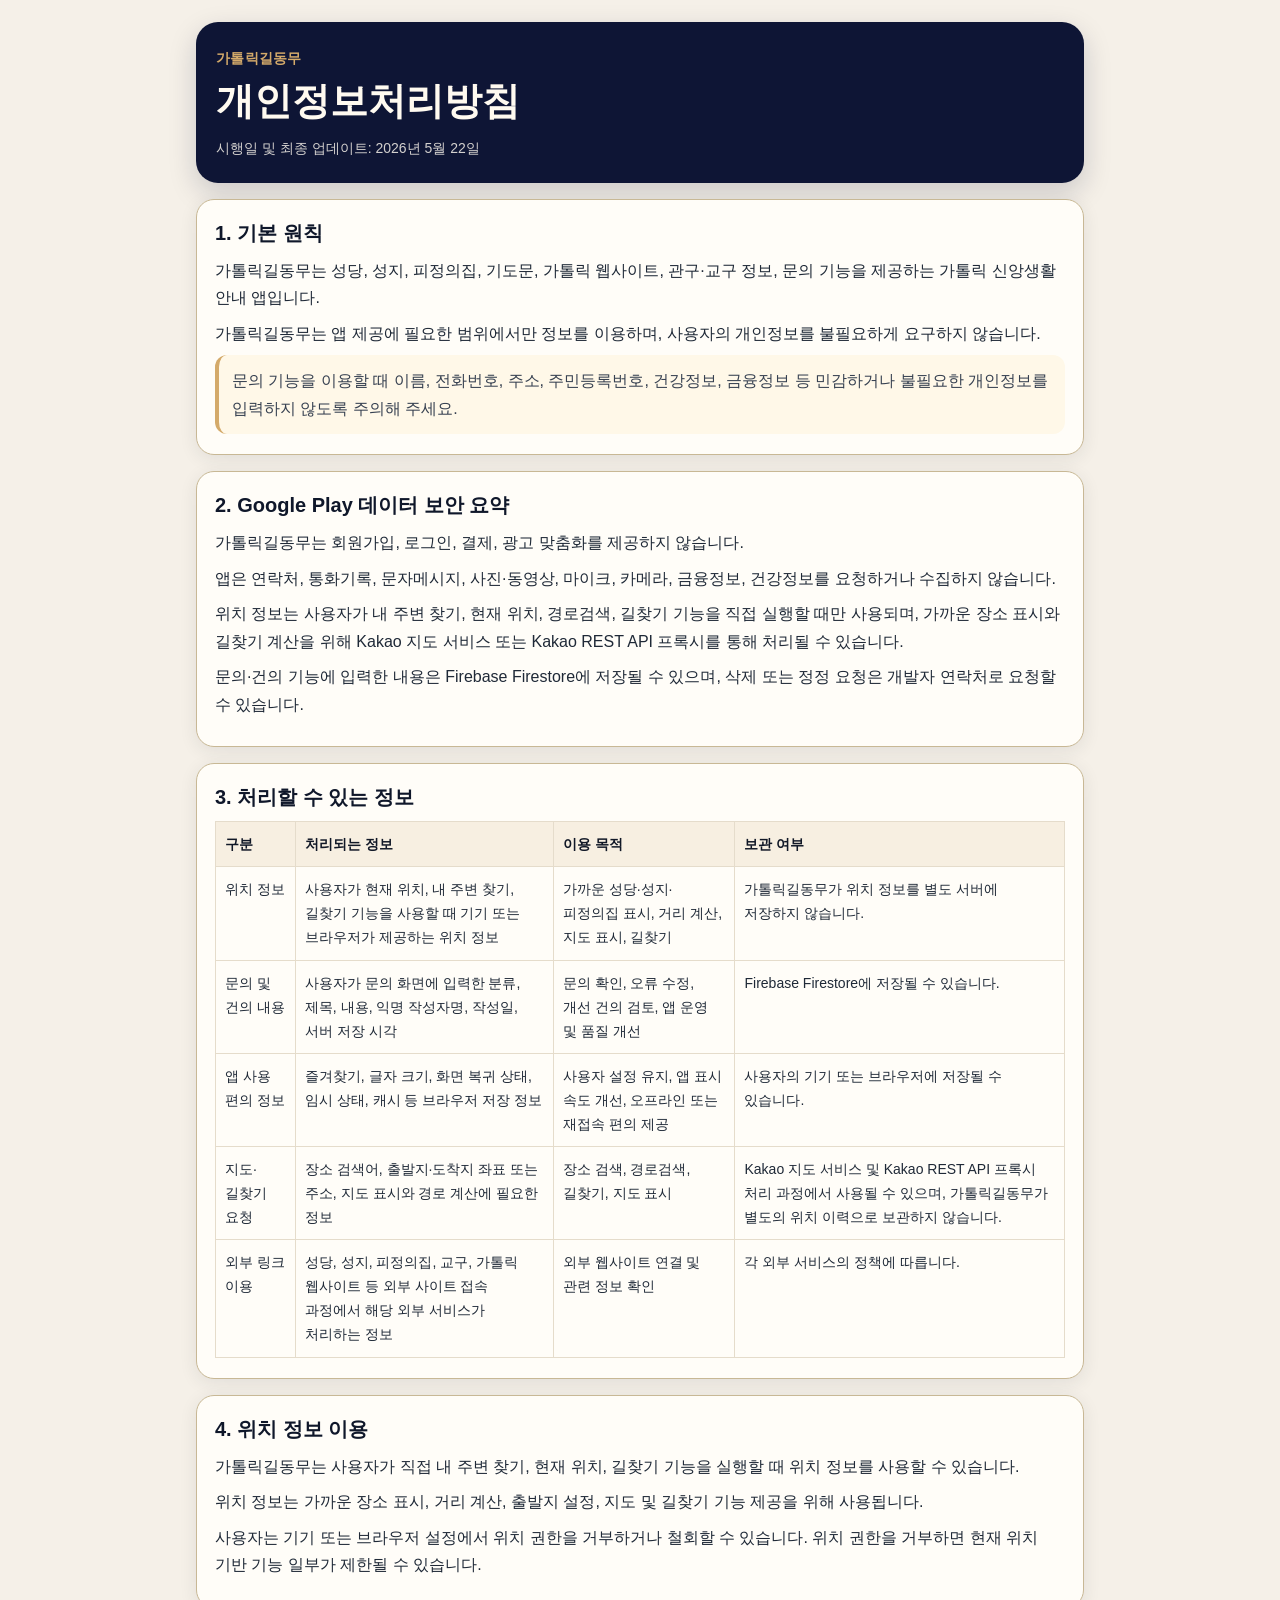
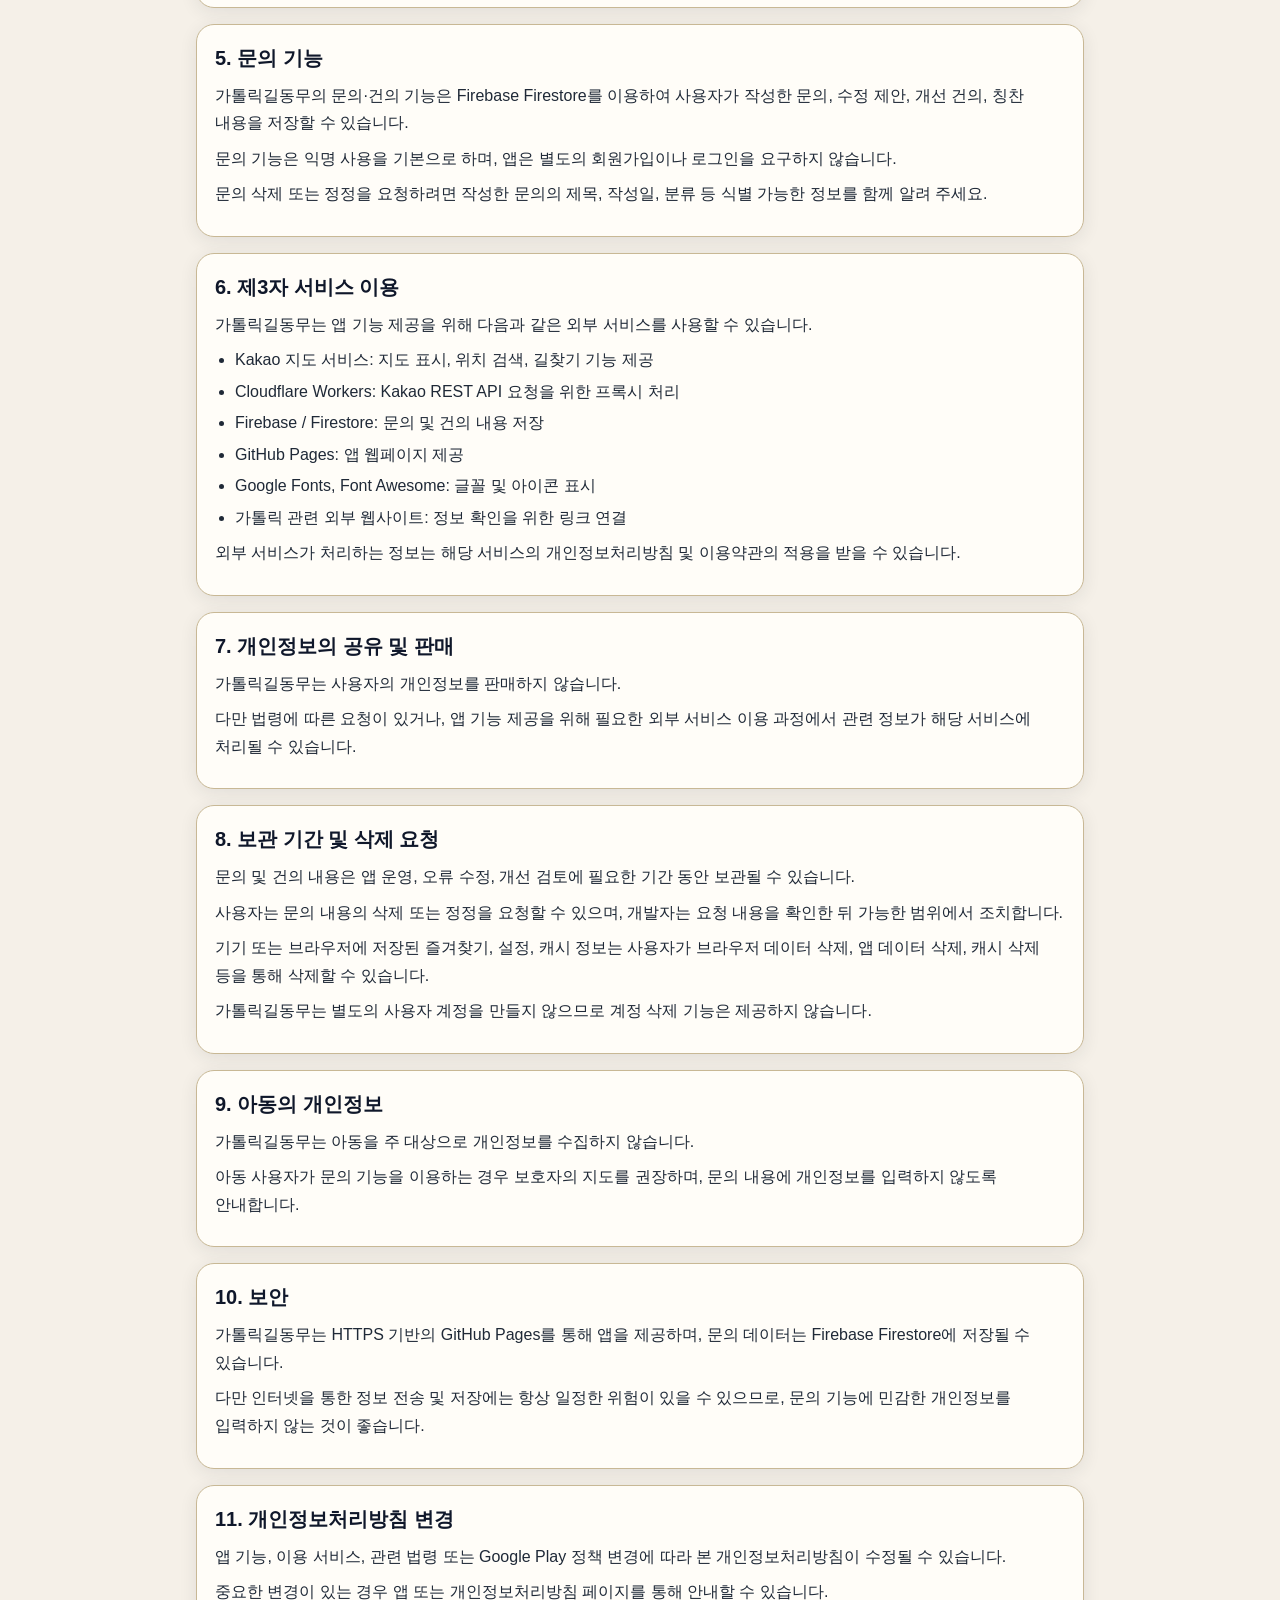
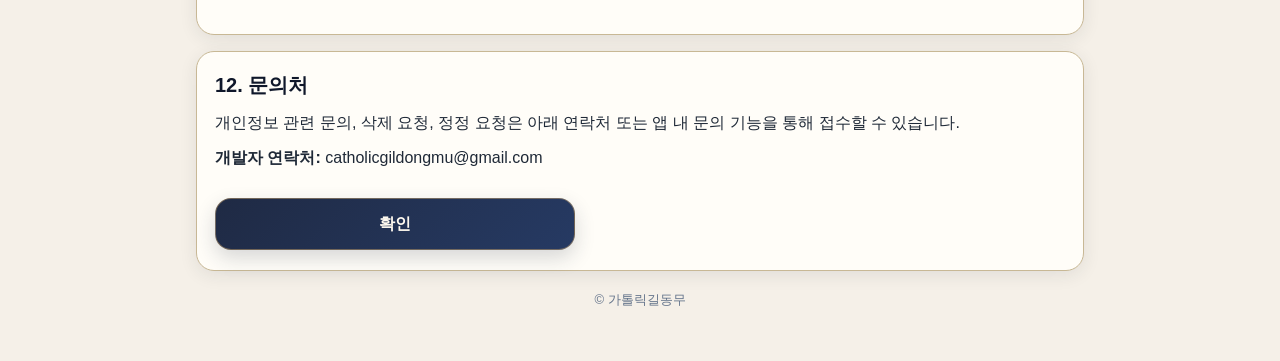
<file: privacy.html>
<!DOCTYPE html>
<html lang="ko">
<head>
  <meta charset="UTF-8">
  <meta name="viewport" content="width=device-width, initial-scale=1.0, maximum-scale=1.0">
  <title>개인정보처리방침 | 가톨릭길동무</title>
  <meta name="description" content="가톨릭길동무 개인정보처리방침">
  <style>
    * { box-sizing: border-box; }
    html, body { margin: 0; padding: 0; min-height: 100%; }
    body {
      font-family: -apple-system, BlinkMacSystemFont, "Segoe UI", "Noto Sans KR", Roboto, Arial, sans-serif;
      background: #f5f0e8;
      color: #1f2937;
      line-height: 1.72;
      word-break: keep-all;
      overflow-wrap: break-word;
    }
    .page {
      width: min(920px, 100%);
      margin: 0 auto;
      padding: calc(22px + env(safe-area-inset-top, 0px)) 16px 42px;
    }
    .hero {
      background: #0e1535;
      color: #fffaf0;
      border-radius: 22px;
      padding: 24px 20px 22px;
      box-shadow: 0 10px 28px rgba(14,21,53,.18);
    }
    .hero .eyebrow {
      margin: 0 0 8px;
      color: #d4aa6a;
      font-size: 14px;
      font-weight: 700;
      letter-spacing: .02em;
    }
    h1 {
      margin: 0;
      font-size: clamp(25px, 7vw, 38px);
      line-height: 1.22;
      font-weight: 800;
    }
    .updated {
      margin: 12px 0 0;
      color: rgba(255,250,240,.82);
      font-size: 14px;
    }
    .card {
      margin-top: 16px;
      background: #fffdf8;
      border: 1.5px solid #c8b895;
      border-radius: 18px;
      padding: 20px 18px;
      box-shadow: 0 4px 18px rgba(31,41,55,.09);
    }
    h2 {
      margin: 0 0 10px;
      color: #0f172a;
      font-size: 20px;
      line-height: 1.35;
    }
    h3 {
      margin: 18px 0 8px;
      color: #1f2a44;
      font-size: 17px;
    }
    p { margin: 8px 0; }
    ul { margin: 8px 0 0; padding-left: 20px; }
    li { margin: 4px 0; }
    .notice {
      border-left: 4px solid #d4aa6a;
      background: #fff8e8;
      padding: 12px 13px;
      border-radius: 12px;
      color: #374151;
    }
    .table-wrap { overflow-x: auto; margin-top: 10px; }
    table {
      width: 100%;
      border-collapse: collapse;
      min-width: 620px;
      font-size: 14px;
    }
    th, td {
      border: 1px solid #e5dccb;
      padding: 10px 9px;
      vertical-align: top;
      text-align: left;
    }
    th {
      background: #f7efe1;
      color: #111827;
      font-weight: 800;
    }
    a { color: #0f766e; font-weight: 700; }
    .footer {
      margin-top: 18px;
      text-align: center;
      color: #64748b;
      font-size: 13px;
    }
    .back-link {
      display: inline-flex;
      align-items: center;
      justify-content: center;
      margin-top: 16px;
      min-height: 44px;
      padding: 0 16px;
      border-radius: 999px;
      background: #1f2a44;
      color: #fffaf0;
      text-decoration: none;
      font-weight: 800;
      box-shadow: 0 6px 15px rgba(31,42,68,.2);
    }
  
    /* V1-83 privacy confirm button only */
    #privacy-back-app-link.privacy-confirm-button {
      width: min(360px, 100%);
      min-height: 52px;
      height: 52px;
      display: inline-flex;
      align-items: center;
      justify-content: center;
      margin: 18px auto 0;
      padding: 0 18px;
      border-radius: 16px;
      background: linear-gradient(135deg, #1f2a44 0%, #263a63 100%);
      color: #fffaf0 !important;
      border: 1.5px solid rgba(212,170,106,.45);
      box-shadow: 0 8px 20px rgba(31,42,68,.18);
      font-size: 16px;
      font-weight: 900;
      line-height: 1;
      letter-spacing: -.02em;
      text-decoration: none;
      box-sizing: border-box;
      text-align: center;
    }
    #privacy-back-app-link.privacy-confirm-button:active {
      transform: translateY(1px);
    }

  
    /* V1-83 privacy confirm no effect */
    #privacy-back-app-link.privacy-confirm-button {
      transition: none !important;
      animation: none !important;
      transform: none !important;
      -webkit-tap-highlight-color: transparent;
      touch-action: manipulation;
    }
    #privacy-back-app-link.privacy-confirm-button:active {
      transform: none !important;
      filter: none !important;
    }

  </style>
</head>
<body>
  <main class="page">
    <section class="hero" aria-labelledby="privacy-title">
      <p class="eyebrow">가톨릭길동무</p>
      <h1 id="privacy-title">개인정보처리방침</h1>
      <p class="updated">시행일 및 최종 업데이트: 2026년 5월 22일</p>
    </section>

    <section class="card">
      <h2>1. 기본 원칙</h2>
      <p>가톨릭길동무는 성당, 성지, 피정의집, 기도문, 가톨릭 웹사이트, 관구·교구 정보, 문의 기능을 제공하는 가톨릭 신앙생활 안내 앱입니다.</p>
      <p>가톨릭길동무는 앱 제공에 필요한 범위에서만 정보를 이용하며, 사용자의 개인정보를 불필요하게 요구하지 않습니다.</p>
      <div class="notice">문의 기능을 이용할 때 이름, 전화번호, 주소, 주민등록번호, 건강정보, 금융정보 등 민감하거나 불필요한 개인정보를 입력하지 않도록 주의해 주세요.</div>
    </section>

    <section class="card">
      <h2>2. Google Play 데이터 보안 요약</h2>
      <p>가톨릭길동무는 회원가입, 로그인, 결제, 광고 맞춤화를 제공하지 않습니다.</p>
      <p>앱은 연락처, 통화기록, 문자메시지, 사진·동영상, 마이크, 카메라, 금융정보, 건강정보를 요청하거나 수집하지 않습니다.</p>
      <p>위치 정보는 사용자가 내 주변 찾기, 현재 위치, 경로검색, 길찾기 기능을 직접 실행할 때만 사용되며, 가까운 장소 표시와 길찾기 계산을 위해 Kakao 지도 서비스 또는 Kakao REST API 프록시를 통해 처리될 수 있습니다.</p>
      <p>문의·건의 기능에 입력한 내용은 Firebase Firestore에 저장될 수 있으며, 삭제 또는 정정 요청은 개발자 연락처로 요청할 수 있습니다.</p>
    </section>

    <section class="card">
      <h2>3. 처리할 수 있는 정보</h2>
      <div class="table-wrap">
        <table>
          <thead>
            <tr>
              <th>구분</th>
              <th>처리되는 정보</th>
              <th>이용 목적</th>
              <th>보관 여부</th>
            </tr>
          </thead>
          <tbody>
            <tr>
              <td>위치 정보</td>
              <td>사용자가 현재 위치, 내 주변 찾기, 길찾기 기능을 사용할 때 기기 또는 브라우저가 제공하는 위치 정보</td>
              <td>가까운 성당·성지·피정의집 표시, 거리 계산, 지도 표시, 길찾기</td>
              <td>가톨릭길동무가 위치 정보를 별도 서버에 저장하지 않습니다.</td>
            </tr>
            <tr>
              <td>문의 및 건의 내용</td>
              <td>사용자가 문의 화면에 입력한 분류, 제목, 내용, 익명 작성자명, 작성일, 서버 저장 시각</td>
              <td>문의 확인, 오류 수정, 개선 건의 검토, 앱 운영 및 품질 개선</td>
              <td>Firebase Firestore에 저장될 수 있습니다.</td>
            </tr>
            <tr>
              <td>앱 사용 편의 정보</td>
              <td>즐겨찾기, 글자 크기, 화면 복귀 상태, 임시 상태, 캐시 등 브라우저 저장 정보</td>
              <td>사용자 설정 유지, 앱 표시 속도 개선, 오프라인 또는 재접속 편의 제공</td>
              <td>사용자의 기기 또는 브라우저에 저장될 수 있습니다.</td>
            </tr>
            <tr>
              <td>지도·길찾기 요청</td>
              <td>장소 검색어, 출발지·도착지 좌표 또는 주소, 지도 표시와 경로 계산에 필요한 정보</td>
              <td>장소 검색, 경로검색, 길찾기, 지도 표시</td>
              <td>Kakao 지도 서비스 및 Kakao REST API 프록시 처리 과정에서 사용될 수 있으며, 가톨릭길동무가 별도의 위치 이력으로 보관하지 않습니다.</td>
            </tr>
            <tr>
              <td>외부 링크 이용</td>
              <td>성당, 성지, 피정의집, 교구, 가톨릭 웹사이트 등 외부 사이트 접속 과정에서 해당 외부 서비스가 처리하는 정보</td>
              <td>외부 웹사이트 연결 및 관련 정보 확인</td>
              <td>각 외부 서비스의 정책에 따릅니다.</td>
            </tr>
          </tbody>
        </table>
      </div>
    </section>

    <section class="card">
      <h2>4. 위치 정보 이용</h2>
      <p>가톨릭길동무는 사용자가 직접 내 주변 찾기, 현재 위치, 길찾기 기능을 실행할 때 위치 정보를 사용할 수 있습니다.</p>
      <p>위치 정보는 가까운 장소 표시, 거리 계산, 출발지 설정, 지도 및 길찾기 기능 제공을 위해 사용됩니다.</p>
      <p>사용자는 기기 또는 브라우저 설정에서 위치 권한을 거부하거나 철회할 수 있습니다. 위치 권한을 거부하면 현재 위치 기반 기능 일부가 제한될 수 있습니다.</p>
    </section>

    <section class="card">
      <h2>5. 문의 기능</h2>
      <p>가톨릭길동무의 문의·건의 기능은 Firebase Firestore를 이용하여 사용자가 작성한 문의, 수정 제안, 개선 건의, 칭찬 내용을 저장할 수 있습니다.</p>
      <p>문의 기능은 익명 사용을 기본으로 하며, 앱은 별도의 회원가입이나 로그인을 요구하지 않습니다.</p>
      <p>문의 삭제 또는 정정을 요청하려면 작성한 문의의 제목, 작성일, 분류 등 식별 가능한 정보를 함께 알려 주세요.</p>
    </section>

    <section class="card">
      <h2>6. 제3자 서비스 이용</h2>
      <p>가톨릭길동무는 앱 기능 제공을 위해 다음과 같은 외부 서비스를 사용할 수 있습니다.</p>
      <ul>
        <li>Kakao 지도 서비스: 지도 표시, 위치 검색, 길찾기 기능 제공</li>
        <li>Cloudflare Workers: Kakao REST API 요청을 위한 프록시 처리</li>
        <li>Firebase / Firestore: 문의 및 건의 내용 저장</li>
        <li>GitHub Pages: 앱 웹페이지 제공</li>
        <li>Google Fonts, Font Awesome: 글꼴 및 아이콘 표시</li>
        <li>가톨릭 관련 외부 웹사이트: 정보 확인을 위한 링크 연결</li>
      </ul>
      <p>외부 서비스가 처리하는 정보는 해당 서비스의 개인정보처리방침 및 이용약관의 적용을 받을 수 있습니다.</p>
    </section>

    <section class="card">
      <h2>7. 개인정보의 공유 및 판매</h2>
      <p>가톨릭길동무는 사용자의 개인정보를 판매하지 않습니다.</p>
      <p>다만 법령에 따른 요청이 있거나, 앱 기능 제공을 위해 필요한 외부 서비스 이용 과정에서 관련 정보가 해당 서비스에 처리될 수 있습니다.</p>
    </section>

    <section class="card">
      <h2>8. 보관 기간 및 삭제 요청</h2>
      <p>문의 및 건의 내용은 앱 운영, 오류 수정, 개선 검토에 필요한 기간 동안 보관될 수 있습니다.</p>
      <p>사용자는 문의 내용의 삭제 또는 정정을 요청할 수 있으며, 개발자는 요청 내용을 확인한 뒤 가능한 범위에서 조치합니다.</p>
      <p>기기 또는 브라우저에 저장된 즐겨찾기, 설정, 캐시 정보는 사용자가 브라우저 데이터 삭제, 앱 데이터 삭제, 캐시 삭제 등을 통해 삭제할 수 있습니다.</p>
      <p>가톨릭길동무는 별도의 사용자 계정을 만들지 않으므로 계정 삭제 기능은 제공하지 않습니다.</p>
    </section>

    <section class="card">
      <h2>9. 아동의 개인정보</h2>
      <p>가톨릭길동무는 아동을 주 대상으로 개인정보를 수집하지 않습니다.</p>
      <p>아동 사용자가 문의 기능을 이용하는 경우 보호자의 지도를 권장하며, 문의 내용에 개인정보를 입력하지 않도록 안내합니다.</p>
    </section>

    <section class="card">
      <h2>10. 보안</h2>
      <p>가톨릭길동무는 HTTPS 기반의 GitHub Pages를 통해 앱을 제공하며, 문의 데이터는 Firebase Firestore에 저장될 수 있습니다.</p>
      <p>다만 인터넷을 통한 정보 전송 및 저장에는 항상 일정한 위험이 있을 수 있으므로, 문의 기능에 민감한 개인정보를 입력하지 않는 것이 좋습니다.</p>
    </section>

    <section class="card">
      <h2>11. 개인정보처리방침 변경</h2>
      <p>앱 기능, 이용 서비스, 관련 법령 또는 Google Play 정책 변경에 따라 본 개인정보처리방침이 수정될 수 있습니다.</p>
      <p>중요한 변경이 있는 경우 앱 또는 개인정보처리방침 페이지를 통해 안내할 수 있습니다.</p>
    </section>

    <section class="card">
      <h2>12. 문의처</h2>
      <p>개인정보 관련 문의, 삭제 요청, 정정 요청은 아래 연락처 또는 앱 내 문의 기능을 통해 접수할 수 있습니다.</p>
      <p><strong>개발자 연락처:</strong> catholicgildongmu@gmail.com</p>
      <a id="privacy-back-app-link" class="back-link privacy-confirm-button" href="javascript:void(0)">확인</a>
    </section>

    <p class="footer">© 가톨릭길동무</p>
  </main>


<script>
var oaiPrivacyReturning = false;
function oaiPreparePrivacyNoReturnEffectToApp(){
  try{
    sessionStorage.setItem('oai_internal_return_no_effect_once','1');
    sessionStorage.setItem('oai_internal_page_nav','privacy');
    sessionStorage.removeItem('oai_external_nav_started_at');
    sessionStorage.removeItem('oai_external_nav_pagehide');
    sessionStorage.removeItem('oai_external_nav_kind');
    sessionStorage.removeItem('oai_external_nav_pending');
    sessionStorage.removeItem('oai_external_nav_hold_until');
    sessionStorage.removeItem('oai_external_nav_force_release_at');
    sessionStorage.removeItem('oai_refresh_veil_until');
    sessionStorage.removeItem('oai_refresh_veil_hold_ms');
    sessionStorage.removeItem('oai_refresh_veil_reason');
    sessionStorage.removeItem('oai_refresh_veil_visible_until');
  }catch(e){}
}
function privacyCloseToApp(){
  if(oaiPrivacyReturning) return;
  oaiPrivacyReturning = true;
  oaiPreparePrivacyNoReturnEffectToApp();
  try{
    if(window.history && window.history.length > 1){
      window.history.back();
      return;
    }
  }catch(e){}
  window.location.href = 'index.html';
}
(function(){
  var closeTargets = document.querySelectorAll('[data-privacy-close], .privacy-close, #privacy-close-btn');
  closeTargets.forEach(function(el){
    el.addEventListener('click', function(e){
      e.preventDefault();
      privacyCloseToApp();
    }, {capture:true});
  });
  var back = document.getElementById('privacy-back-app-link');
  if(back){
    back.addEventListener('click', function(e){
      e.preventDefault();
      privacyCloseToApp();
    }, {capture:true});
  }
  window.addEventListener('pagehide', function(){
    oaiPreparePrivacyNoReturnEffectToApp();
  }, true);
  document.addEventListener('visibilitychange', function(){
    if(document.visibilityState === 'hidden') oaiPreparePrivacyNoReturnEffectToApp();
  }, true);
})();
</script>

</body>
</html>
</file>
<file: style.css>
/* style.css — 가톨릭길동무
   ▸ !important 대폭 제거 (중복/충돌 선언 통합)
   ▸ retreat-mode / parish-mode → :root 변수 재정의 1곳으로 통합
   ▸ ios-device / oai-font-global → 변수 기반 계산식 통합
   ▸ 구조: 1.변수 2.리셋 3.레이아웃 4.컴포넌트 5.모드오버라이드 6.유틸
*/

/* ============================================================
   1. CSS 변수 — :root 기준값
   ============================================================ */
:root {
  /* ── 기본 팔레트 */
  --navy:    #0e1535;
  --navy2:   #1f2a44;
  --navy3:   #243070;
  --gold:    #d4aa6a;
  --gold2:   #b8965a;
  --cream:   #f5f0e8;
  --ink:     #1f2937;
  --border:  #dde3f2;

  /* ── 레이아웃 */
  --tab-h:          74px;
  --mod-header-h:   70px;
  --sb:             0px;
  --st:             env(safe-area-inset-top, 0);
  --header-h:       calc(52px + env(safe-area-inset-top, 0));
  --module-tab-h:   48px;
  --mod-tabbar-h:   52px;
  --tab-btn-h:      40px;

  /* ── OAI 표준 컴포넌트 */
  --oai-std-header-h:  70px;
  --oai-std-tab-h:     36px;
  --oai-std-tabbar-h:  52px;
  --oai-std-btn-h:     36px;
  --oai-std-title-fs:  20px;
  --oai-std-sub-fs:    11px;
  --oai-std-btn-fs:    14px;
  --oai-std-radius:    14px;
  --oai-std-gap:       8px;
  --oai-std-icon-sz:   28px;
  --oai-std-close-sz:  40px;
  --oai-category-enter-ms: 700ms;
  --oai-popup-enter-ms: 500ms;
  --oai-std-hdr-pad:   calc(10px + env(safe-area-inset-top, 0px));

  /* ── 타이포그래피 */
  --fs-header:   22px;
  --fs-tab:      15px;
  --cover-emoji-size: 40px;
  --app-font-scale:      1;
  --ios-inner-font-scale: 1;
  --app-inner-font-scale: calc(var(--app-font-scale) * var(--ios-inner-font-scale));
  --pr-item-fs:  15px;
  --pr-body-fs:  16px;
  --pr-detail-fs: 17px;
  --pr-icon-fs:  17px;
  --pr-icon-sz:  36px;
  --app-fs-title: calc(16px * var(--app-inner-font-scale));
  --app-fs-sub:   calc(12px * var(--app-inner-font-scale));
  --app-fs-body:  calc(16px * var(--app-inner-font-scale));

  /* ── 컴포넌트 색상 */
  --oai-shrine-header:  #1f2a44;
  --oai-parish-header:  #3F4752;
  --oai-retreat-header: #3F6F5A;
  --oai-gold:           #d4aa6a;
  --oai-gold-border:    #c49a57;
  --oai-btn:            #eef1f4;
  --oai-btn-border:     #cfd6dd;
  --oai-btn-text:       #334155;
  --oai-ivory:          #e9deca;
  --oai-ivory-border:   #d6c6a8;
  --oai-pilgrimage-header-solid: #1f2a44;

  /* ── 모드 토큰 (shrine 기본값; 모드 전환 시 아래서 재정의) */
  --mode-header-bg:    linear-gradient(135deg, #1f2a44, #2d3a5f);
  --mode-header-solid: #1f2a44;
  --mode-active-bg:    linear-gradient(135deg, #243a83, #1f2f6b);
  --mode-active-color: #fff;
  --mode-filter-bg:    rgba(255,255,255,.12);
  --mode-filter-color: rgba(255,255,255,.92);
  --mode-filter-border: rgba(255,255,255,.28);
  --mode-filter-active-bg:    #fff4de;
  --mode-filter-active-color: #7a5a23;
  --mode-filter-active-border: #fff4de;
  --mode-tab-active-bg:  linear-gradient(135deg, #243a83, #1f2f6b);
  --mode-tab-active-border: transparent;
  --mode-badge-bg:   #f4ead6;
  --mode-badge-color: #a25f32;
  --mode-dist-color: #b07a3d;
  --mode-name-color: var(--ink);
  --mode-num-bg:     #1f2a44;
  --mode-num-color:  #fff;
  --mode-sm-tab-inactive-bg:  #f0f2f8;
  --mode-sm-tab-inactive-color: #526274;
  --mode-sm-tab-inactive-border: rgba(31,47,107,.22);
  --mode-srch-modal-bg: #1f2a44;

  /* ── 성지 모드 */
  --shrine-main:    #1f2a44;
  --shrine-main-2:  #2d3a5f;
  --shrine-soft:    #f4ead6;
  --shrine-soft-2:  #e8dcc8;

  /* ── 성당 모드 */
  --parish-bg:      #4B5563;
  --parish-active:  #4B5563;
  --parish-accent:  #F1F3F5;
  --church-main:    #4B5563;
  --church-main-2:  #374151;
  --church-soft:    #ECEFF3;
  --church-soft-2:  #F8FAFC;

  /* ── 피정의집 모드 */
  --retreat-bg:      #3F6F5A;
  --retreat-main:    #3F6F5A;
  --retreat-main-2:  #345C4B;
  --retreat-soft:    #DDECE5;
  --retreat-active:  #3F6F5A;
  --retreat-accent:  #DDECE5;
  --retreat-soft-2:  #F6FBF8;
  --dist-retreat:    #3F6F5A;

  /* ── 거리 표시 */
  --addr-color:   #6b7280;
  --dist-parish:  #4B5563;

  /* ── 커버 카드 아이콘 배경 */
  --color-1: #8b2020;
  --color-2: #1f2a44;
  --color-3: #b8965a;
  --color-4: #374151;
  --color-5: #4F846C;
  --color-6: #5c4a37;
  --color-7: #1a3560;
  --color-8: #374151;

  /* ── 커버 테마 */
  --bg-color:   #f7f0e5;
  /* 커버 화면 비율 기준 보호 영역 */
  --cover-top-safe: calc(env(safe-area-inset-top, 0px) + clamp(60px, calc(var(--cover-vh, 1vh) * 9.2), 82px));
  --cover-bottom-safe: calc(env(safe-area-inset-bottom, 0px) + clamp(48px, calc(var(--cover-vh, 1vh) * 6.9), 64px));
  --cover-h:    calc(var(--cover-vh, 1vh) * 100);
  --text-main:  #3e362e;
  --text-sub:   #7a7065;
  --card-bg:    #ffffff;

  /* ── 공통 표면 팔레트 */
  --bg-unified:  #f5f0e8;
  --stone:       #f3eee5;
  --stone-2:     #ebe3d7;
  --paper:       #fffdf9;
  --panel:       #fffaf2;
  --line-soft:   #e7ddcf;

  /* ── 그림자 */
  --shadow-soft: 0 12px 30px rgba(14,21,53,.10);
  --shadow-card: 0 16px 34px rgba(17,24,39,.11);

  /* ── UI 색상 */
  --ui-ink:         #141b2d;
  --ui-ink-soft:    #4d5a75;
  --ui-line:        #e6dfd3;
  --ui-line-strong: #d9cfbf;
  --ui-panel:       #ffffff;
  --ui-bg:          #f7f4ee;
  --ui-surface:     #fbfaf7;
  --ui-card:        #ffffff;
  --ui-text:        #1f2937;
  --ui-sub:         #7b8794;
  --ui-blue:        #3563ff;
  --ui-rose:        #d94f70;
  --ui-teal:        #118a7e;
  --ui-amber:       #f59e0b;
  --pilgrim:        #1565c0;
  --shrine:        #c0392b;
  --martyr:        #1b7a3e;
}

/* ── 성당 모드 변수 재정의 */
html.parish-mode {
  --mode-header-bg:    linear-gradient(135deg, #374151, #4B5563);
  --mode-header-solid: #4B5563;
  --mode-active-bg:    #4B5563;
  --mode-filter-active-bg:    #4B5563;
  --mode-filter-active-color: #ffffff;
  --mode-filter-active-border: #374151;
  --mode-tab-active-bg:  linear-gradient(135deg, #374151, #4B5563);
  --mode-badge-bg:    #ECEFF3;
  --mode-badge-color: #374151;
  --mode-dist-color:  #4B5563;
  --mode-name-color:  #334155;
  --mode-num-bg:      #4B5563;
  --mode-sm-tab-inactive-bg:    #F1F5F9;
  --mode-sm-tab-inactive-color: #4B5563;
  --mode-sm-tab-inactive-border: rgba(75,85,99,.28);
  --mode-srch-modal-bg: #4B5563;
}

/* ── 피정의집 모드 변수 재정의 */
html.retreat-mode {
  --mode-header-bg:    linear-gradient(135deg, #3F6F5A, #4F846C);
  --mode-header-solid: #4F846C;
  --mode-active-bg:    var(--retreat-active);
  --mode-filter-bg:    rgba(255,255,255,.14);
  --mode-filter-color: rgba(255,255,255,.92);
  --mode-filter-border: rgba(255,255,255,.30);
  --mode-filter-active-bg:    #4F846C;
  --mode-filter-active-color: #fff;
  --mode-filter-active-border: #3F6F5A;
  --mode-tab-active-bg:  linear-gradient(135deg, #3F6F5A, #4F846C);
  --mode-tab-active-border: transparent;
  --mode-badge-bg:    var(--retreat-soft);
  --mode-badge-color: #3F6F5A;
  --mode-dist-color:  #4F846C;
  --mode-name-color:  #3F6F5A;
  --mode-num-bg:      #4F846C;
  --mode-sm-tab-inactive-bg:    #F6FBF8;
  --mode-sm-tab-inactive-color: #3F6F5A;
  --mode-sm-tab-inactive-border: rgba(107,143,113,.22);
  --mode-srch-modal-bg: #4F846C;
}

/* ── iOS */
html.ios-device {
  --ios-inner-font-scale: .91;
  --tab-h:           64px;
  --mod-header-h:    60px;
  --oai-std-header-h: 60px;
  --oai-std-tab-h:   30px;
  --oai-std-btn-h:   30px;
  --oai-std-gap:     6px;
  --oai-ios-std-tabbar-h: 46px;
  --oai-ios-std-tab-btn-h: 32px;
}

/* ============================================================
   2. 리셋 & 기본
   ============================================================ */
*, *::before, *::after {
  box-sizing: border-box;
  margin: 0;
  padding: 0;
  -webkit-tap-highlight-color: transparent;
}
html, body {
  width: 100%;
  height: 100%;
  background: var(--bg-color);
  font-family: 'Noto Sans KR', sans-serif;
  overscroll-behavior: none;
  overflow: hidden;
  -webkit-text-size-adjust: 100%;
  text-size-adjust: 100%;
  color-scheme: light;
  max-width: 100vw;
  overflow-x: hidden;
}
::-webkit-scrollbar { width: 4px; }
::-webkit-scrollbar-thumb { background: rgba(26,36,86,.15); border-radius: 2px; }

/* ============================================================
   3. 앱 기본 레이아웃
   ============================================================ */
#cover {
  position: fixed;
  top: 0;
  left: 0;
  right: 0;
  bottom: auto;
  z-index: 9999;
  display: flex;
  flex-direction: column;
  align-items: center;
  justify-content: flex-start;
  overflow: hidden;
  background-color: var(--bg-color);
  color: var(--text-main);
  font-family: 'Apple SD Gothic Neo', 'Malgun Gothic', sans-serif;
  padding-top: var(--cover-top-safe);
  padding-bottom: var(--cover-bottom-safe);
  box-sizing: border-box;
  height: var(--cover-h);
  min-height: var(--cover-h);
  max-height: var(--cover-h);
}
html.app-active #cover { display: none; }

#app {
  display: none;
  position: fixed;
  inset: 0;
  z-index: 1;
}
html.app-active #app { display: block; }

/* 탭바 */
#tabbar {
  position: fixed;
  top: 0;
  left: 0;
  right: 0;
  z-index: 950;
  display: grid;
  grid-template-columns: repeat(4, minmax(0, 1fr));
  height: calc(var(--tab-h) + env(safe-area-inset-top, 0px));
  min-height: calc(var(--tab-h) + env(safe-area-inset-top, 0px));
  padding: calc(env(safe-area-inset-top, 0px) + 5px) 7px 6px;
  gap: 5px;
  align-items: stretch;
  overflow: hidden;
  background: rgba(255,255,255,.97);
  border-bottom: 1.5px solid var(--gold);
  box-shadow: none;
  transform: translateZ(0);
}
.tab-btn {
  width: 100%;
  height: 62px;
  min-height: 62px;
  display: flex;
  flex-direction: column;
  align-items: center;
  justify-content: center;
  gap: 3px;
  padding: 6px 2px 5px;
  border-radius: 13px;
  border: 1.5px solid var(--oai-btn-border);
  background: var(--oai-btn);
  color: var(--oai-btn-text);
  font-size: 12px;
  font-weight: 800;
  font-family: inherit;
  cursor: pointer;
  white-space: nowrap;
  overflow: hidden;
  line-height: 1.05;
  letter-spacing: -.055em;
  box-shadow: none;
  transition: background .18s, color .18s, border-color .18s;
  margin: 0;
  box-sizing: border-box;
}
.tab-btn.active {
  background: var(--gold);
  color: #fff;
  border-color: var(--gold2);
  box-shadow: none;
}

/* 상부탭 모드별 활성 색상 */
html:not(.parish-mode):not(.retreat-mode) #tabbar .tab-btn.active {
  background: linear-gradient(135deg, #243a83, #1f2f6b);
  color: #fff;
  border-color: transparent;
  box-shadow: 0 4px 12px rgba(31,47,107,.18);
}
html.parish-mode #tabbar .tab-btn.active {
  background: linear-gradient(135deg, #334155, #475569);
  color: #fff;
  border-color: transparent;
  box-shadow: 0 4px 12px rgba(71,85,105,.18);
}
html.retreat-mode #tabbar .tab-btn {
  background: #ffffff;
  color: #3F6F5A;
  border: 1.5px solid #cfe8d8;
  box-shadow: none;
}
html.retreat-mode #tabbar .tab-btn.active {
  background: linear-gradient(135deg, #3F6F5A, #4F846C);
  color: #ffffff;
  border-color: transparent;
  box-shadow: 0 4px 12px rgba(107,143,113,.16);
}
.tab-icon {
  font-size: 20px;
  line-height: 1;
  display: block;
  flex: 0 0 auto;
}
.tab-btn.active .tab-icon { font-size: 22px; }
.tab-btn span:not(.tab-icon) {
  display: block;
  white-space: nowrap;
  overflow: hidden;
  line-height: 1.05;
  max-width: 100%;
  word-break: keep-all;
}

/* 지도 */
#map-wrap {
  position: fixed;
  top: calc(var(--tab-h) + env(safe-area-inset-top, 0px));
  left: 0;
  right: 0;
  bottom: 0;
}
#map { width: 100%; height: 100%; }

#loc-btn {
  position: absolute;
  right: 12px;
  bottom: calc(18px + env(safe-area-inset-bottom, 0));
  height: 36px;
  background: #fff;
  border-radius: 18px;
  box-shadow: 0 2px 8px rgba(0,0,0,.25);
  border: none;
  cursor: pointer;
  font-size: 13px;
  font-weight: 700;
  color: #1565c0;
  display: flex;
  align-items: center;
  gap: 4px;
  padding: 0 12px;
  z-index: 400;
  font-family: inherit;
}
#legend {
  position: absolute;
  left: 12px;
  bottom: calc(18px + env(safe-area-inset-bottom, 0));
  background: rgba(255,255,255,.95);
  border-radius: 10px;
  padding: 8px 12px;
  z-index: 400;
  font-size: 11px;
  border: 1px solid #e8e8e8;
}
.leg-row { display: flex; align-items: center; gap: 6px; margin-bottom: 3px; }
.leg-row:last-child { margin-bottom: 0; }
.leg-dot { width: 9px; height: 9px; border-radius: 50%; flex-shrink: 0; }

#route-guide {
  display: none;
  position: absolute;
  top: 12px;
  left: 50%;
  transform: translateX(-50%);
  background: var(--navy);
  color: #fff;
  padding: 8px 18px;
  border-radius: 22px;
  font-size: 13px;
  font-weight: 700;
  z-index: 500;
  white-space: nowrap;
  border: 1px solid rgba(212,170,106,.4);
  pointer-events: none;
}
#route-guide.on { display: block; }

.map-category-close {
  position: absolute;
  top: 12px;
  right: 12px;
  z-index: 650;
  width: 40px;
  height: 40px;
  border-radius: 50%;
  border: 1px solid rgba(31,42,68,.22);
  background: rgba(31,42,68,.88);
  color: #fff;
  font-size: 28px;
  font-weight: 900;
  display: flex;
  align-items: center;
  justify-content: center;
  box-shadow: 0 3px 12px rgba(0,0,0,.22);
  cursor: pointer;
  font-family: inherit;
}
.map-category-close:active { transform: scale(.96); }

/* ============================================================
   4. 컴포넌트
   ============================================================ */

/* ── 시트 (슬라이드업 패널) */
.sheet {
  position: fixed;
  top: calc(var(--tab-h) + env(safe-area-inset-top, 0));
  left: 0;
  right: 0;
  bottom: 0;
  background: linear-gradient(180deg, #fbf7f1, #f4efe6);
  z-index: 800;
  display: flex;
  flex-direction: column;
  transform: translateY(100%);
  transition: transform .25s cubic-bezier(.4,0,.2,1);
  overflow: hidden;
  will-change: transform;
}
.sheet.open { transform: none; }
.sheet.from-right { transform: translateX(100%); transition: none !important; }
.sheet.from-left  { transform: translateX(-100%) !important; transition: none !important; }
.sheet.from-right.open,
.sheet.from-left.open  { transform: translate(0,0) !important; transition: transform .28s cubic-bezier(.4,0,.2,1); }
.sheet.exit-left  { transform: translateX(-100%); }
.sheet.exit-right { transform: translateX(100%); }

.sheet-hd {
  background: var(--mode-header-solid);
  padding: 8px 14px;
  min-height: 48px;
  display: flex;
  align-items: center;
  justify-content: space-between;
  flex-shrink: 0;
  border-bottom: 2px solid var(--gold);
}
.sheet-title {
  font-size: 15px;
  font-weight: 800;
  color: #c49b56;
  line-height: 1.2;
  letter-spacing: .04em;
}
.sheet-x {
  background: rgba(255,255,255,.78);
  border: 1px solid rgba(196,155,86,.22);
  border-radius: 50%;
  color: #c49b56;
  font-size: 28px;
  font-weight: 900;
  line-height: 1;
  width: 40px;
  height: 40px;
  min-width: 40px;
  flex: 0 0 40px;
  display: flex;
  align-items: center;
  justify-content: center;
  cursor: pointer;
}
.sheet-body {
  flex: 1;
  overflow-y: auto;
  -webkit-overflow-scrolling: touch;
  overscroll-behavior: contain;
  background: var(--ui-bg);
}
.sheet > .srch-bar {
  position: sticky;
  top: 0;
  z-index: 11;
  flex-shrink: 0;
}

/* 길찾기 바텀시트 */
#sheet-route {
  top: auto;
  max-height: 52vh;
  border-radius: 16px 16px 0 0;
  border-top: 2px solid var(--gold2);
  box-shadow: 0 -3px 16px rgba(0,0,0,.25);
  padding-bottom: env(safe-area-inset-bottom, 0);
  overflow-y: auto;
  position: fixed;
}
.route-sheet-x {
  position: absolute;
  top: 10px;
  right: 12px;
  z-index: 3;
  width: 30px;
  height: 30px;
  border-radius: 50%;
  border: 1px solid rgba(31,42,68,.18);
  background: rgba(31,42,68,.86);
  color: #fff;
  font-size: 20px;
  font-weight: 900;
  line-height: 1;
  display: flex;
  align-items: center;
  justify-content: center;
  box-shadow: 0 2px 9px rgba(0,0,0,.16);
  cursor: pointer;
  font-family: inherit;
}
.route-sheet-x:active { transform: scale(.96); }

/* ── 검색바 / 필터바 */
.srch-bar {
  padding: 8px 12px 6px;
  background: var(--mode-header-solid);
  flex-shrink: 0;
  border-bottom: 2px solid var(--gold);
}
.filter-bar {
  display: flex;
  overflow-x: auto;
  gap: 6px;
  padding: 6px 10px;
  background: var(--mode-header-solid);
  flex-shrink: 0;
  border-bottom: 2px solid var(--gold);
  scrollbar-width: none;
  position: sticky;
  top: 0;
  z-index: 10;
}
.filter-bar::-webkit-scrollbar { display: none; }

.srch-inner, #srch-modal .sm-si {
  display: flex;
  align-items: center;
  background: #efe7d7;
  border: 1.5px solid #d4c7ad;
  border-radius: 22px;
  padding: 0 14px;
  height: 38px;
  box-shadow: none;
}
.srch-inner input, #srch-modal .sm-si input {
  flex: 1;
  background: none;
  border: none;
  outline: none;
  font-size: 15px;
  color: #374151;
  font-family: inherit;
}
.srch-inner input::placeholder, #srch-modal .sm-si input::placeholder { color: #8a8f98; }
.srch-x { background: none; border: none; color: rgba(255,255,255,.58); font-size: 24px; font-weight: 900; line-height: 1; width: 30px; height: 30px; min-width: 30px; cursor: pointer; padding: 0; display: none; align-items: center; justify-content: center; }

.filter-btn, .region-search-btn {
  flex-shrink: 0;
  height: 30px;
  min-height: 30px;
  padding: 0 10px;
  border-radius: 10px;
  border: 1.5px solid var(--mode-filter-border);
  background: var(--mode-filter-bg);
  color: var(--mode-filter-color);
  font-size: 12px;
  font-weight: 600;
  font-family: inherit;
  cursor: pointer;
  white-space: nowrap;
  display: inline-flex;
  align-items: center;
  justify-content: center;
  box-sizing: border-box;
  box-shadow: none;
}
.filter-btn.active {
  background: var(--mode-filter-active-bg);
  color: var(--mode-filter-active-color);
  border-color: var(--mode-filter-active-border);
  font-weight: 800;
}

/* ── 지역검색 */
.region-wrap {
  padding: 7px 10px 6px;
  background: var(--mode-header-solid);
  flex-shrink: 0;
  border-bottom: 2px solid var(--gold);
}
.region-row { display: flex; gap: 6px; align-items: center; }
.region-search-btn {
  padding: 0 14px;
  height: 34px;
  min-height: 34px;
  border-radius: 19px;
  border: 1px solid rgba(255,255,255,.24);
  background: rgba(31,42,68,.92);
  color: #fff;
  font-size: 12px;
  font-weight: 800;
  font-family: inherit;
  cursor: pointer;
  flex-shrink: 0;
}
html.retreat-mode .region-row {
  display: grid;
  grid-template-columns: minmax(0,1fr) auto;
  align-items: center;
  gap: 8px;
  width: 100%;
}
html.retreat-mode .region-row .srch-inner { width: 100%; height: 42px; }
html.retreat-mode .region-search-btn {
  width: 74px;
  min-width: 74px;
  max-width: 74px;
  height: 42px;
  padding: 0 6px;
  white-space: normal;
  word-break: keep-all;
  line-height: 1.08;
  font-size: 11px;
  letter-spacing: -.04em;
  border-radius: 21px;
  text-align: center;
}

/* ── 교구 헤더 / 리스트 */
.dio-hd {
  padding: 8px 16px 6px;
  font-size: 11px;
  font-weight: 800;
  letter-spacing: .08em;
  background: #f8f5ef;
  border-top: 1px solid var(--ui-line);
  border-bottom: 1px solid var(--ui-line);
  position: sticky;
  top: 0;
  z-index: 1;
  color: #b65a59;
}

/* ── 리스트 아이템 */
#list-body, #nearby-body, #region-body {
  padding: 8px 0 calc(24px + env(safe-area-inset-bottom, 0));
  background: var(--ui-bg);
}
.list-item, .nearby-item, .region-item {
  margin: 0 10px 6px;
  padding: 12px 14px;
  border: 1px solid #e8edf5;
  border-radius: 13px;
  background: rgba(255,255,255,.9);
  border-bottom: 1px solid var(--ui-line);
  box-shadow: 0 2px 8px rgba(14,21,53,.06);
  display: flex;
  align-items: flex-start;
  gap: 12px;
  min-height: 72px;
  box-sizing: border-box;
  cursor: pointer;
  transition: transform .12s, box-shadow .12s;
}
.list-item.app-pressing,
.nearby-item.app-pressing,
.region-item.app-pressing {
  transform: translateY(6px) scale(.985);
  background: #fcfaf6;
  box-shadow: 0 1px 4px rgba(14,21,53,.04);
  filter: brightness(.96);
}
.li-dot { flex-shrink: 0; width: 10px; height: 10px; border-radius: 50%; }
.li-info, .nearby-info { flex: 1; min-width: 0; overflow: visible; }

.li-name, .nearby-name, .sm-name, .sm-place-name {
  font-size: 16px;
  font-weight: 800;
  color: var(--mode-name-color, var(--ui-text));
  line-height: 1.35;
  letter-spacing: -.03em;
  white-space: normal;
  overflow: visible;
  word-break: keep-all;
  display: block;
}
.li-sub, .nearby-addr, .sm-sub, .sm-place-addr {
  font-size: 13px;
  font-weight: 500;
  color: var(--ui-sub);
  line-height: 1.45;
  letter-spacing: -.02em;
  white-space: normal;
  overflow: visible;
  word-break: keep-all;
  display: block;
  margin-top: 3px;
}
.li-badge, .nearby-type {
  font-size: 12px;
  font-weight: 800;
  padding: 5px 12px;
  border-radius: 999px;
  white-space: nowrap;
  flex-shrink: 0;
  border: none;
  background: var(--mode-badge-bg);
  color: var(--mode-badge-color);
}

/* 내주변 아이템 추가 요소 */
.nearby-num {
  width: 34px;
  height: 34px;
  border-radius: 50%;
  display: flex;
  align-items: center;
  justify-content: center;
  font-size: 15px;
  font-weight: 800;
  color: var(--mode-num-color, #fff);
  background: var(--mode-num-bg, #1f2a44);
  flex-shrink: 0;
}
.nearby-meta { text-align: right; flex-shrink: 0; line-height: 1.6; min-width: 68px; }
.nearby-dist { font-size: 16px; color: var(--mode-dist-color, #b07a3d); font-weight: 900; margin-top: 4px; line-height: 1.2; }

/* 피정의집 목록 오른쪽 메타 — 성지/성당 내주변 목록 구조와 통일 */
html.retreat-mode #nearby-body .nearby-meta {
  width: auto;
  min-width: 68px;
  max-width: none;
  flex: 0 0 auto;
  display: block;
  text-align: right;
  line-height: 1.6;
  margin-top: 0;
}
html.retreat-mode #nearby-body .nearby-type {
  display: inline-block;
  width: auto;
  min-width: 0;
  max-width: none;
  white-space: nowrap;
  font-size: 12px;
  line-height: 1;
  padding: 5px 12px;
  border-radius: 999px;
  box-sizing: border-box;
}
html.retreat-mode #nearby-body .nearby-dist {
  display: block;
  width: auto;
  max-width: none;
  white-space: nowrap;
  text-align: right;
  font-size: 16px;
  line-height: 1.2;
  padding: 0;
  margin-top: 4px;
}
html.retreat-mode #nearby-body .nearby-dist span {
  white-space: nowrap;
  display: inline;
  margin-left: 0;
}
html.retreat-mode #nearby-body .nearby-item,
html.retreat-mode #nearby-body .list-item {
  width: auto;
  max-width: none;
  min-width: 0;
  margin-left: 10px;
  margin-right: 10px;
  box-sizing: border-box;
}
html.retreat-mode #nearby-body { overflow-x: hidden; }

/* 지역검색 목록 */
#region-body .nearby-num,
#region-body .region-item .nearby-num { background: #2563eb; color: #fff; }
#region-body .nearby-type,
#region-body .region-item .nearby-type { background: #eff6ff; color: #2563eb; }
#region-body .nearby-dist { color: #2563eb; }
.region-list-hd, .ric-lbl { color: #2563eb; }
.region-list-hd {
  padding: 13px 16px;
  font-size: 18px;
  font-weight: 900;
  background: #f8f5ef;
  border-top: 1px solid var(--ui-line);
  border-bottom: 1px solid var(--ui-line);
  letter-spacing: .02em;
}

/* ── 검색 모달 */
#srch-modal {
  display: none;
  position: fixed;
  inset: 0;
  z-index: 950;
  background: rgba(14,21,53,.75);
  backdrop-filter: blur(4px);
  align-items: stretch;
  justify-content: stretch;
  overscroll-behavior: none;
}
#srch-modal.open { display: flex; }
.sm-inner { background: #fff; width: 100%; flex: 1; display: flex; flex-direction: column; overflow: hidden; }
.sm-hd {
  background: var(--mode-header-solid);
  padding: 14px 16px;
  display: flex;
  align-items: center;
  justify-content: space-between;
  flex-shrink: 0;
}
.sm-title { font-size: 16px; font-weight: 800; color: #c49b56; }
.sm-x {
  background: rgba(14,21,53,.88);
  border: 1px solid rgba(212,170,106,.58);
  border-radius: 50%;
  color: #c49b56;
  font-size: 28px;
  font-weight: 900;
  line-height: 1;
  width: 40px;
  height: 40px;
  min-width: 40px;
  flex: 0 0 40px;
  display: flex;
  align-items: center;
  justify-content: center;
  cursor: pointer;
}
.sm-filter {
  display: flex;
  overflow-x: auto;
  gap: 6px;
  padding: 6px 10px;
  background: var(--mode-header-solid);
  flex-shrink: 0;
  border-bottom: 2px solid var(--gold);
  border-top: 1px solid rgba(255,255,255,.08);
  scrollbar-width: none;
}
.sm-filter::-webkit-scrollbar { display: none; }
.sm-fb {
  flex-shrink: 0;
  padding: 5px 12px;
  border-radius: 13px;
  border: 1px solid var(--mode-filter-border);
  background: var(--mode-filter-bg);
  color: var(--mode-filter-color);
  font-size: 12px;
  font-weight: 600;
  font-family: inherit;
  cursor: pointer;
  white-space: nowrap;
  height: 30px;
  min-height: 30px;
  display: inline-flex;
  align-items: center;
  justify-content: center;
  box-sizing: border-box;
}
.sm-fb.on {
  background: var(--mode-filter-active-bg);
  color: var(--mode-filter-active-color);
  border-color: var(--mode-filter-active-border);
  font-weight: 800;
}
.sm-srch {
  padding: 7px 11px;
  flex-shrink: 0;
  background: var(--mode-srch-modal-bg);
  border-top: 1px solid rgba(255,255,255,.10);
  border-bottom: 2px solid var(--gold);
}
.sm-body { flex: 1; overflow-y: auto; -webkit-overflow-scrolling: touch; border-top: 2px solid rgba(255,255,255,.30); }
#sm-body-place { border-top: 2px solid rgba(255,255,255,.30); }
.sm-grp {
  padding: 6px 14px 3px;
  font-size: 10px;
  font-weight: 700;
  letter-spacing: .1em;
  background: #f8f5ef;
  border-top: 1px solid var(--ui-line);
  border-bottom: 1px solid var(--ui-line);
  position: sticky;
  top: 0;
  color: #b65a59;
}
.sm-item {
  padding: 11px 14px;
  border-bottom: 1px solid var(--ui-line);
  cursor: pointer;
  display: flex;
  align-items: center;
  gap: 10px;
  background: rgba(255,255,255,.9);
}
.sm-item.app-pressing { background: #fcfaf6; }
.sm-role { width: 28px; height: 28px; border-radius: 50%; display: flex; align-items: center; justify-content: center; color: #fff; font-size: 10px; font-weight: 700; flex-shrink: 0; background: var(--mode-num-bg, #1f2a44); }
.sm-badge { font-size: 10px; font-weight: 700; padding: 2px 7px; border-radius: 10px; white-space: nowrap; }
.sm-place-item {
  padding: 11px 14px;
  border-bottom: 1px solid var(--ui-line);
  cursor: pointer;
  display: flex;
  align-items: flex-start;
  gap: 10px;
  background: rgba(255,255,255,.9);
  min-height: 62px;
  box-sizing: border-box;
}
.sm-place-item.app-pressing { background: #fcfaf6; }
.sm-place-icon { width: 32px; height: 32px; border-radius: 8px; background: #f0f5ff; display: flex; align-items: center; justify-content: center; font-size: 16px; flex-shrink: 0; }
.sm-place-info { flex: 1; min-width: 0; overflow: visible; }
.sm-place-name {
  font-size: 16px;
  font-weight: 800;
  color: var(--ui-text);
  line-height: 1.35;
  letter-spacing: -.03em;
  white-space: normal;
  overflow: visible;
  text-overflow: clip;
  word-break: keep-all;
  display: block;
  overflow-wrap: anywhere;
}
.sm-place-addr {
  font-size: 13px;
  font-weight: 500;
  color: var(--ui-sub);
  line-height: 1.45;
  letter-spacing: -.02em;
  white-space: normal;
  overflow: visible;
  text-overflow: clip;
  word-break: keep-all;
  display: block;
  margin-top: 2px;
  overflow-wrap: anywhere;
}
.sm-place-loading { padding: 20px; text-align: center; color: #aaa; font-size: 13px; }

/* sm 탭바 */
#sm-tab-bar {
  display: flex;
  gap: 8px;
  padding: 8px 10px;
  height: 50px;
  min-height: 50px;
  max-height: 50px;
  align-items: center;
  background: var(--mode-srch-modal-bg);
  border-bottom: 2px solid var(--gold);
  box-sizing: border-box;
  flex-shrink: 0;
  overflow: visible;
}
#sm-tab-bar .sm-tab {
  flex: 1 1 0;
  min-width: 0;
  height: 38px;
  min-height: 38px;
  max-height: 38px;
  padding: 0 12px;
  border-radius: 13px;
  font-size: 14px;
  font-weight: 800;
  font-family: inherit;
  cursor: pointer;
  display: flex;
  align-items: center;
  justify-content: center;
  white-space: nowrap;
  box-sizing: border-box;
  line-height: 1;
  transition: background .14s, color .14s, border-color .14s;
  background: rgba(255,255,255,.22);
  color: rgba(255,255,255,.88);
  border: 1.5px solid rgba(255,255,255,.34);
  box-shadow: none;
}
#sm-tab-bar .sm-tab.active {
  background: var(--gold);
  color: #1f2937;
  border-color: var(--gold2);
  box-shadow: none;
  font-weight: 900;
}

/* srch-modal 내부 sm-tab-bar — 모드별 배경 */
#srch-modal #sm-tab-bar {
  height: 50px;
  min-height: 50px;
  padding: 6px 10px;
  gap: 8px;
  align-items: center;
  border-bottom: 2px solid var(--oai-gold, #d4aa6a);
}
html:not(.parish-mode):not(.retreat-mode) #srch-modal #sm-tab-bar {
  background: linear-gradient(135deg, #1f2f6b, #243a83);
}
html.parish-mode #srch-modal #sm-tab-bar {
  background: linear-gradient(135deg, #374151, #4B5563);
}
html.retreat-mode #srch-modal #sm-tab-bar {
  background: linear-gradient(135deg, #4F846C, #7FA487);
}
/* 비활성 탭: 밝은 버튼 + 어두운 글자 + 조금 더 진한 테두리 */
html #srch-modal #sm-tab-bar .sm-tab,
html.parish-mode #srch-modal #sm-tab-bar .sm-tab,
html.retreat-mode #srch-modal #sm-tab-bar .sm-tab {
  min-height: 38px;
  height: 38px;
  max-height: 38px;
  padding: 0 12px;
  border-radius: 13px;
  font-size: 14px;
  font-weight: 800;
  display: flex;
  align-items: center;
  justify-content: center;
  background: #fff;
  color: #1f2937;
  border: 1.5px solid #9ca3af;
  box-shadow: none;
}
/* 활성 탭: 현재 카테고리 색상 */
html:not(.parish-mode):not(.retreat-mode) #srch-modal #sm-tab-bar .sm-tab.active {
  background: linear-gradient(135deg, var(--shrine-main), var(--shrine-main-2));
  color: #fff;
  border-color: transparent;
  box-shadow: none;
  font-weight: 900;
}
html.parish-mode #srch-modal #sm-tab-bar .sm-tab.active {
  background: var(--parish-active, #475569);
  color: #fff;
  border-color: var(--parish-active, #475569);
  box-shadow: none;
  font-weight: 900;
}
html.retreat-mode #srch-modal #sm-tab-bar .sm-tab.active {
  background: var(--retreat-active, #4F846C);
  color: #fff;
  border-color: var(--retreat-active, #4F846C);
  box-shadow: none;
  font-weight: 900;
}

/* ── 인포카드 */
#info-card {
  display: none;
  position: fixed;
  bottom: 0;
  left: 0;
  right: 0;
  background: linear-gradient(180deg, #fffdf9, #f6efe6);
  z-index: 860;
  border-top: 1px solid #e4d7c5;
  border-radius: 24px 24px 0 0;
  max-height: 52vh;
  overflow-y: auto;
  -webkit-overflow-scrolling: touch;
  box-shadow: 0 -12px 36px rgba(0,0,0,.16);
  padding-bottom: env(safe-area-inset-bottom, 0);
  will-change: transform;
}
#info-card.open { display: block; }
#info-card.no-anim { transition: none; }

.ic-header { display: flex; align-items: center; justify-content: space-between; padding: 16px 16px 8px; }
.ic-name { font-size: 16px; font-weight: 700; color: var(--ink); flex: 1; min-width: 0; white-space: nowrap; overflow: hidden; text-overflow: ellipsis; }
.ic-close-btn {
  background: rgba(31,42,68,.86);
  border: 1px solid rgba(31,42,68,.18);
  border-radius: 50%;
  width: 30px;
  height: 30px;
  font-size: 20px;
  line-height: 1;
  font-weight: 900;
  cursor: pointer;
  display: flex;
  align-items: center;
  justify-content: center;
  flex-shrink: 0;
  margin-left: 8px;
  color: #fff;
  box-shadow: 0 2px 8px rgba(0,0,0,.14);
}
.ic-meta { display: flex; align-items: center; justify-content: space-between; padding: 0 14px 8px; }
.ic-sub { font-size: 12px; color: #9ca3af; font-weight: 600; }
.ic-type-badge { font-size: 12px; font-weight: 700; padding: 3px 9px; border-radius: 10px; background: #f0f0f0; color: #555; white-space: nowrap; flex-shrink: 0; }
.ic-addr-row { display: flex; align-items: flex-start; gap: 10px; padding: 0 14px 10px; border-bottom: 1px solid #f0f0f0; }
.ic-addr-left { flex: 1; min-width: 0; }
.ic-addr-lbl { font-size: 12px; color: #aaa; font-weight: 600; margin-bottom: 2px; }
.ic-addr-val { font-size: 16px; color: var(--ink); word-break: keep-all; line-height: 1.45; }
.ic-dist-col { visibility: hidden; flex-direction: column; align-items: flex-end; flex-shrink: 0; min-width: 80px; display: flex; }
.ic-dist-col.ready { visibility: visible; }
.ic-dist-lbl { font-size: 10px; color: #aaa; font-weight: 600; margin-bottom: 4px; white-space: nowrap; }
.ic-dist-box { font-size: 14px; font-weight: 800; color: #7a4f00; background: #fff3d0; padding: 6px 10px; border-radius: 9px; border: 1.5px solid rgba(180,110,0,.35); white-space: nowrap; text-align: center; }
.ic-btn-row, .ic-links { display: flex; gap: 7px; padding: 10px 14px 0; align-items: stretch; }
.ic-btn-row > *, .ic-links > * { flex: 1 1 0; min-width: 0; max-width: 100%; box-sizing: border-box; }
.ic-body { padding: 0 0 14px; }

.ic-tel-btn {
  flex: 1;
  display: flex;
  align-items: center;
  justify-content: center;
  gap: 7px;
  text-decoration: none;
  background: #f0f7ff;
  border: 1.5px solid #c5d9f5;
  border-radius: 10px;
  padding: 0 8px;
  font-size: 16px;
  font-weight: 800;
  color: #1565c0;
  height: 46px;
  white-space: nowrap;
  overflow: hidden;
}
.ic-tel-icon { font-size: 18px; }
.ic-route-btn {
  flex: 1;
  background: var(--pilgrim, #1f2a44);
  color: #fff;
  border: none;
  border-radius: 10px;
  padding: 0 8px;
  font-size: 16px;
  font-weight: 800;
  cursor: pointer;
  font-family: inherit;
  height: 46px;
  display: flex;
  align-items: center;
  justify-content: center;
  white-space: nowrap;
  overflow: hidden;
  box-shadow: none;
}
.ic-link-btn {
  flex: 1;
  height: 46px;
  padding: 0 4px;
  border-radius: 10px;
  font-size: 16px;
  font-weight: 800;
  text-align: center;
  cursor: pointer;
  font-family: inherit;
  white-space: nowrap;
  text-decoration: none;
  display: flex;
  align-items: center;
  justify-content: center;
  box-sizing: border-box;
  overflow: hidden;
  box-shadow: none;
}
.ic-hp-btn { background: #1b7a3e; color: #fff; border: none; }
.ic-guide-btn { background: var(--cream); color: #8b6914; border: 1px solid #ddd3b0; }
.btn-kakao-nav {
  display: flex;
  align-items: center;
  justify-content: center;
  gap: 6px;
  height: 46px;
  border-radius: 10px;
  border: none;
  cursor: pointer;
  font-size: 16px;
  font-weight: 800;
  font-family: inherit;
  background: #fee500;
  color: #3a1d1d;
  width: 100%;
  box-sizing: border-box;
  white-space: nowrap;
  overflow: hidden;
}
.btn-kakao-nav:active { opacity: .85; }

/* 길찾기 입력 */
.rs-start-box, .rs-end-box {
  display: flex;
  align-items: center;
  gap: 8px;
  padding: 0 12px;
  border: 1.5px solid var(--border);
  cursor: pointer;
  background: #fff;
  border-radius: 10px;
  height: 46px;
}
.rs-start-box { background: #f0f5ff; border-color: #1565c0; }
.rs-end-box   { background: #fff5f5; border-color: #c0392b; }
.rs-dot { width: 10px; height: 10px; border-radius: 50%; flex-shrink: 0; }
.rs-lbl { flex: 1; font-size: 14px; color: #555; font-weight: 500; }
.rs-lbl.filled { color: var(--ink); font-weight: 700; }
.rs-lbl.empty  { color: #aaa; }
.rs-myloc { background: none; border: 1px solid var(--border); border-radius: 14px; padding: 6px 11px; font-size: 12px; color: var(--pilgrim); cursor: pointer; font-family: inherit; white-space: nowrap; }
.rs-x { width:30px; height:30px; border-radius:50%; background: none; border: none; color: #999; font-size: 24px; font-weight:900; line-height:1; cursor: pointer; padding: 0; display:flex; align-items:center; justify-content:center; }
.rs-swap-btn { width: 36px; height: 36px; border-radius: 50%; border: 1.5px solid var(--border); background: #fff; font-size: 17px; cursor: pointer; display: flex; align-items: center; justify-content: center; box-shadow: 0 1px 4px rgba(0,0,0,.1); }
.rs-result { background: #fff; border-radius: 12px; padding: 12px; border: 1.5px solid var(--border); box-shadow: 0 2px 10px rgba(14,21,53,.08); }
.rs-stats { display: flex; gap: 8px; margin-bottom: 10px; }
.rs-stat { flex: 1; background: var(--navy); border-radius: 10px; padding: 13px 8px; text-align: center; }
.rs-stat-lbl { font-size: 11px; color: var(--gold); font-weight: 700; margin-bottom: 6px; letter-spacing: .03em; }
.rs-stat-val { font-size: 24px; font-weight: 900; color: #fff; line-height: 1; }
.rs-stat-unit { font-size: 14px; color: rgba(255,255,255,.75); font-weight: 600; }
.rs-note { font-size: 12px; color: #7a4f00; margin-bottom: 6px; display: none; background: #fff8e1; border-left: 3px solid #f39c12; border-radius: 6px; padding: 7px 10px; line-height: 1.6; }
.rs-hint { font-size: 14px; color: #aaa; text-align: center; padding: 16px 0; line-height: 1.8; }
.route-btns { display: flex; gap: 8px; margin-top: 8px; }
.btn-kakao-route { flex: 1; padding: 12px 6px; border-radius: 10px; border: none; background: #fee500; color: #111; font-size: 14px; font-weight: 700; cursor: pointer; font-family: inherit; }
.btn-route-reset { flex: 1; padding: 12px 6px; border-radius: 10px; border: 1.5px solid var(--border); background: #fff; font-size: 14px; color: var(--ink); cursor: pointer; font-family: inherit; font-weight: 600; }
#rs-search-btn { display: none; width: 100%; margin-top: 10px; padding: 13px; background: #1565c0; color: #fff; border: none; border-radius: 12px; font-size: 16px; font-weight: 800; cursor: pointer; font-family: inherit; align-items: center; justify-content: center; gap: 8px; }

/* 지역 인포카드 */
.region-info-card { margin: 7px 12px 8px; background: #fff; border-radius: 10px; overflow: hidden; box-shadow: 0 1px 7px rgba(14,21,53,.08); border: 1px solid rgba(21,101,192,.15); }
.ric-hd { background: linear-gradient(135deg, #0e1535, #1a2456); padding: 14px 16px; display: flex; align-items: center; gap: 12px; }
html.parish-mode .ric-hd { background: linear-gradient(135deg, #374151, #4B5563); }
html.retreat-mode .ric-hd { background: linear-gradient(135deg, #3F6F5A, #4F846C); }
.ric-icon { width: 38px; height: 38px; border-radius: 50%; background: rgba(212,170,106,.15); border: 1px solid rgba(212,170,106,.4); display: flex; align-items: center; justify-content: center; font-size: 20px; flex-shrink: 0; }
.ric-name-wrap { flex: 1; min-width: 0; }
.ric-name { font-size: 20px; font-weight: 900; color: var(--gold); white-space: nowrap; overflow: hidden; text-overflow: ellipsis; line-height: 1.25; }
.ric-addr { font-size: 13px; color: rgba(255,255,255,.88); margin-top: 4px; font-weight: 600; line-height: 1.35; white-space: normal; word-break: keep-all; overflow-wrap: anywhere; }
.ric-cat { font-size: 12px; color: rgba(212,170,106,.72); margin-top: 3px; font-weight: 700; }
.ric-map-link { flex-shrink: 0; padding: 6px 10px; background: rgba(212,170,106,.15); border: 1px solid rgba(212,170,106,.4); border-radius: 8px; font-size: 12px; font-weight: 800; color: var(--gold); text-decoration: none; }
.ric-body { padding: 8px 16px 10px; background: #f5f7fc; display: flex; flex-direction: column; gap: 3px; }
.ric-row { display: flex; align-items: flex-start; gap: 7px; font-size: 13px; color: #555; line-height: 1.45; }
.ric-lbl { color: var(--pilgrim); font-weight: 700; flex-shrink: 0; }

/* ── 종료 다이얼로그 */
#exit-dlg { display: none; position: fixed; inset: 0; z-index: 99999; background: rgba(14,21,53,.82); backdrop-filter: blur(4px); align-items: center; justify-content: center; }
#exit-dlg.open { display: flex; }
.exit-box { background: #fff; border-radius: 16px; padding: 28px 24px 20px; width: min(320px,88vw); text-align: center; box-shadow: 0 12px 40px rgba(0,0,0,.3); }
.exit-box h3 { font-size: 17px; font-weight: 700; color: var(--ink); margin-bottom: 8px; }
.exit-box p { font-size: 13px; color: #666; line-height: 1.6; margin-bottom: 22px; }
.exit-btns { display: flex; gap: 10px; }
.exit-cancel { flex: 1; padding: 12px; border-radius: 10px; border: 1.5px solid var(--border); background: #fff; font-size: 15px; font-weight: 600; color: var(--ink); cursor: pointer; font-family: inherit; }
.exit-ok { flex: 1; padding: 12px; border-radius: 10px; border: none; background: var(--ink); color: #fff; font-size: 15px; font-weight: 700; cursor: pointer; font-family: inherit; }

/* ── 지도 로딩 */
.map-loading { display: flex; flex-direction: column; align-items: center; justify-content: flex-start; background: var(--navy); height: 100%; }
.map-loading-icon { font-size: 36px; margin-bottom: 14px; animation: spin 2s linear infinite; }
.map-loading-txt { font-size: 13px; color: rgba(212,170,106,.8); font-weight: 600; }
@keyframes spin { to { transform: rotate(360deg); } }

/* ── 빈 메시지 */
.empty-msg { padding: 40px 20px; text-align: center; color: #aaa; font-size: 13px; line-height: 1.8; }
#nearby-body .nearby-distance-loading {
  color: #111827;
  font-size: calc(16px * var(--app-inner-font-scale));
  font-weight: 800;
  line-height: 1.6;
}
#region-body .empty-msg.region-guide-empty {
  color: #111827;
  font-size: calc(15px * var(--app-inner-font-scale));
  font-weight: 800;
  line-height: 1.5;
  word-break: keep-all;
}

/* ============================================================
   5. 모듈 뷰 (기도문·웹사이트·순례길·관구교구·문의)
   ============================================================ */
.module-view {
  display: none;
  position: fixed;
  inset: 0;
  z-index: 1800;
  background: linear-gradient(180deg, #d8d0c8, #c8bfb7);
  flex-direction: column;
  align-items: stretch;
  will-change: auto;
}
.module-view.open {
  display: flex;
  left: 0;
  right: 0;
  top: 0;
  bottom: 0;
  width: 100vw;
  height: auto;
  min-height: 0;
  max-width: none;
  overflow: hidden;
  transform: none;
  transition: none;
  animation: none;
  contain: layout paint size;
}
#web-view.module-view.open,
#trail-view.module-view.open,
#qna-view.module-view.open { display: flex; flex-direction: column; align-items: stretch; }

/* 모듈 헤더 표준 */
.module-bar,
#prayer-bar,
#diocese-bar {
  display: flex;
  align-items: center;
  gap: 0;
  height: calc(var(--oai-std-header-h) + env(safe-area-inset-top, 0px));
  min-height: calc(var(--oai-std-header-h) + env(safe-area-inset-top, 0px));
  max-height: calc(var(--oai-std-header-h) + env(safe-area-inset-top, 0px));
  padding: var(--oai-std-hdr-pad) 16px 10px;
  box-sizing: border-box;
  flex-shrink: 0;
  width: 100%;
  max-width: none;
  background: #0e1535;
  color: #fff;
  border-bottom: 2px solid var(--gold);
  box-shadow: 0 4px 16px rgba(14,21,53,.22);
  contain: layout;
}
.module-bar::before, .module-bar::after,
#prayer-bar::before, #prayer-bar::after,
#diocese-bar::before, #diocese-bar::after { content: none; display: none; }

.module-bar-main {
  display: flex;
  align-items: center;
  gap: 14px;
  flex: 1;
  min-width: 0;
}
.module-bar-ico {
  width: 44px;
  height: 44px;
  min-width: 44px;
  flex: 0 0 44px;
  border-radius: 12px;
  background: rgba(255,255,255,.12);
  border: 1px solid rgba(255,255,255,.2);
  display: flex;
  align-items: center;
  justify-content: center;
  font-size: var(--oai-std-icon-sz);
  line-height: 1;
  color: #fff;
}
.module-bar-ico svg { width: 22px; height: 22px; display: none; }
.module-bar-txt {
  display: flex;
  flex-direction: column;
  align-items: flex-start;
  justify-content: center;
  min-width: 0;
  gap: 2px;
}
.module-bar-title {
  font-size: var(--oai-std-title-fs);
  font-weight: 800;
  line-height: 1.2;
  letter-spacing: -.02em;
  color: #fff;
  white-space: nowrap;
  overflow: hidden;
  text-overflow: ellipsis;
  margin: 0;
}
.module-bar-sub {
  font-size: var(--oai-std-sub-fs);
  font-weight: 500;
  line-height: 1.2;
  color: rgba(255,255,255,.65);
  white-space: nowrap;
  overflow: hidden;
  text-overflow: ellipsis;
  margin: 0;
  opacity: 1;
}
.module-bar-sub:empty { display: none; }
.module-close,
#prayer-close {
  width: var(--oai-std-close-sz);
  height: var(--oai-std-close-sz);
  min-width: var(--oai-std-close-sz);
  flex: 0 0 var(--oai-std-close-sz);
  border-radius: 50%;
  background: rgba(255,255,255,.13);
  border: 1px solid rgba(255,255,255,.22);
  color: rgba(212,170,106,.9);
  font-size: 28px;
  font-weight: 900;
  display: flex;
  align-items: center;
  justify-content: center;
  line-height: 1;
  cursor: pointer;
  flex-shrink: 0;
}
.module-count { display: none; }

/* 기도문 헤더 특수 구조: X 왼쪽, 이모지 없음 */
#prayer-bar { justify-content: flex-start; }
#prayer-bar .module-bar-ico { display: none; }
#prayer-bar .module-bar-main { flex: 1 1 auto; min-width: 0; gap: 0; order: 1; }
#prayer-close, #prayer-bar .module-close {
  order: 0;
  margin-left: 0;
  margin-right: 12px;
  color: #fff;
}
#goodnews-prayer-btn {
  order: 2;
  margin-left: auto;
  margin-right: 0;
}

/* 웹·순례길·문의·관구교구 헤더 십자가 아이콘 (CSS 드로잉) */
#web-view .module-bar-ico,
#trail-view .module-bar-ico,
#qna-view .module-bar-ico,
#diocese-view .module-bar-ico {
  font-size: 0;
  position: relative;
  overflow: visible;
}
#web-view .module-bar-ico::before,
#trail-view .module-bar-ico::before,
#qna-view .module-bar-ico::before,
#diocese-view .module-bar-ico::before {
  content: "";
  display: block;
  position: absolute;
  left: 50%; top: 50%;
  width: 3px; height: 24px;
  border-radius: 2px;
  background: #fff;
  transform: translate(-50%, -50%);
}
#web-view .module-bar-ico::after,
#trail-view .module-bar-ico::after,
#qna-view .module-bar-ico::after,
#diocese-view .module-bar-ico::after {
  content: "";
  display: block;
  position: absolute;
  left: 50%; top: 42%;
  width: 14px; height: 3px;
  border-radius: 2px;
  background: #fff;
  transform: translate(-50%, -50%);
}

/* 탭바 표준 */
#prayer-tabs,
#web-view .web-cats,
#trail-view .trail-tabs,
#qna-view .qna-tabs {
  height: 55px;
  min-height: 55px;
  max-height: 55px;
  padding: 0 10px;
  display: flex;
  align-items: center;
  gap: 6px;
  overflow-x: auto;
  overflow-y: hidden;
  flex-shrink: 0;
  box-sizing: border-box;
  scrollbar-width: none;
  background: #fffbf2;
  border-top: 1px solid #ddd5c8;
  border-bottom: 2px solid #ddd5c8;
  backdrop-filter: none;
  -webkit-backdrop-filter: none;
  -webkit-overflow-scrolling: touch;
  touch-action: auto;
}
#prayer-tabs::-webkit-scrollbar,
#web-view .web-cats::-webkit-scrollbar,
#trail-view .trail-tabs::-webkit-scrollbar,
#qna-view .qna-tabs::-webkit-scrollbar { display: none; }

/* 탭 버튼 (비활성) */
#prayer-tabs .pr-tab,
#web-view .web-cat-btn,
#trail-view .trail-tab,
#qna-view .qna-tab {
  height: 40px;
  min-height: 40px;
  padding: 0 12px;
  border-radius: 10px;
  border: 1.5px solid #1f2a44;
  background: #f5f0e8;
  color: #1f2a44;
  box-shadow: none;
  font-size: calc(15px * var(--app-inner-font-scale));
  font-weight: 700;
  font-family: inherit;
  line-height: 1;
  display: flex;
  align-items: center;
  justify-content: center;
  gap: 4px;
  white-space: nowrap;
  box-sizing: border-box;
  flex-shrink: 0;
  cursor: pointer;
  transition: background .16s, color .16s, border-color .16s;
  scroll-margin-inline: 18px;
}
#trail-view .trail-tab { flex: 1 1 0; }
#qna-view .qna-tab { flex: 1 1 0; }

/* 탭 버튼 (활성) */
#prayer-tabs .pr-tab.on,
#prayer-tabs .pr-tab.active,
#web-view .web-cat-btn.on,
#trail-view .trail-tab.on,
#qna-view .qna-tab.on {
  color: #fff;
  border-color: transparent;
  font-weight: 800;
  box-shadow: 0 2px 8px rgba(31,42,68,.28);
  background: #0e1535;
}

/* 기도문 탭 카테고리별 색상 */
#prayer-tabs .pr-tab.on[data-cat="favorites"] { background: #1f2a44; }
#prayer-tabs .pr-tab.on[data-cat="aim"]       { background: #1565c0; }
#prayer-tabs .pr-tab.on[data-cat="basic"]     { background: #1e40af; }
#prayer-tabs .pr-tab.on[data-cat="special"]   { background: #be185d; }
#prayer-tabs .pr-tab.on[data-cat="etc"]       { background: #15803d; }
#prayer-tabs .pr-tab.on[data-cat="bong1"]     { background: #475569; }
#prayer-tabs .pr-tab.on[data-cat="bong2"]     { background: #7e22ce; }
#prayer-tabs .pr-tab.on[data-cat="bong3"]     { background: #c2410c; }
#prayer-tabs .pr-tab.on[data-cat="fasting"]   { background: #6b48ad; }
#prayer-tabs .pr-tab.on[data-cat="liturgy"]   { background: #7b2d8b; }
#prayer-tabs .pr-tab.on[data-cat="season"]    { background: #2e7d32; }
#prayer-tabs .pr-tab.on[data-cat="mary"]      { background: #ad1457; }
#prayer-tabs .pr-tab.on[data-cat="saints"]    { background: #c17900; }
#prayer-tabs .pr-tab.on[data-cat="funeral"]   { background: #546e7a; }
#prayer-tabs .pr-tab.on[data-cat="novena"]    { background: #1565c0; }

/* 웹사이트 탭 카테고리별 색상 */
#web-view .web-cat-btn.on[data-cat-color="전체"]    { background: #1a2d5a; }
#web-view .web-cat-btn.on[data-cat-color="중앙기구"] { background: #8b1c2a; }
#web-view .web-cat-btn.on[data-cat-color="신앙 포털"] { background: #1a6b3c; }
#web-view .web-cat-btn.on[data-cat-color="미디어"]  { background: #1a4f8b; }
#web-view .web-cat-btn.on[data-cat-color="뉴스"]    { background: #5a3e8b; }
#web-view .web-cat-btn.on[data-cat-color="출판·교육"] { background: #7a5230; }
#web-view .web-cat-btn.on[data-cat-color="교구"]    { background: #2e5a3a; }
#web-view .web-cat-btn.on .cnt { background: rgba(255,255,255,.22); color: #fff; }

/* 웹사이트 즐겨찾기 탭 */
.web-cat-btn[data-web-cat="⭐ 즐겨찾기"] { order: -1; color: #1f2a44; border-color: rgba(31,42,68,.35); background: #f4f6fb; }
.web-cat-btn[data-web-cat="⭐ 즐겨찾기"].on { background: #1f2a44; color: #fff; border-color: #1f2a44; box-shadow: 0 4px 14px rgba(31,42,68,.28); }

/* 탭 카운트 배지 */
.web-cat-btn .cnt {
  display: inline-flex;
  align-items: center;
  justify-content: center;
  min-width: 22px;
  height: 22px;
  padding: 0 6px;
  border-radius: 999px;
  background: #f1f5f9;
  color: #94a3b8;
  font-size: 12px;
  font-weight: 800;
}

/* 모듈 본문 */
.web-body, .trail-body {
  display: flex;
  flex-direction: column;
  flex: 1 1 auto;
  min-height: 0;
  overflow: hidden;
  background: var(--bg-unified);
  width: 100%;
  max-width: none;
  transform: none;
  transition: none;
  animation: none;
}
.web-list, #trail-list {
  flex: 1 1 auto;
  min-height: 0;
  overflow-y: auto;
  -webkit-overflow-scrolling: touch;
  overscroll-behavior: contain;
  padding: 14px 14px calc(86px + env(safe-area-inset-bottom, 0));
  background: var(--bg-unified);
  max-width: 100vw;
  overflow-x: hidden;
  overscroll-behavior-x: none;
  touch-action: pan-y;
  transform: none;
}
#trail-list {
  display: flex;
  flex-direction: column;
  gap: 12px;
  align-items: stretch;
}
#trail-list::-webkit-scrollbar, .web-list::-webkit-scrollbar { display: none; }
#web-view .web-cats { -webkit-overflow-scrolling: touch; touch-action: pan-x; overscroll-behavior-x: contain; }
#trail-view .trail-tabs, #qna-view .qna-tabs { -webkit-overflow-scrolling: touch; touch-action: auto; }

/* ── 웹사이트 카드 */
.web-card {
  display: block;
  width: 100%;
  overflow: hidden;
  background: #fffbf2 !important;
  border: 1.25px solid #c8b79f !important;
  border-radius: 13px !important;
  box-shadow: 0 1px 8px rgba(0,0,0,.06) !important;
  cursor: pointer;
  margin-bottom: 4px;
  transition: transform .12s, box-shadow .12s;
}
.web-card.app-pressing { transform: translateY(6px) scale(.982); box-shadow: none; filter: brightness(.96); }
.web-card-top { display: flex; align-items: center; justify-content: space-between; gap: 8px; padding: 12px 14px 0 !important; }
.web-card-badge { display: inline-flex; align-items: center; justify-content: center; min-height: 24px; padding: 0 10px; border-radius: 6px !important; color: #fff; font-size: 12px; font-weight: 800; white-space: nowrap; flex-shrink: 0; }
.web-card-op { display: block; min-width: 0; flex: 1; text-align: right; color: #9999bb; font-size: 11.5px; font-weight: 500; line-height: 1.4; overflow: hidden; text-overflow: ellipsis; white-space: nowrap; }
.web-card-body { display: flex; align-items: center; gap: 12px; padding: 9px 14px 10px !important; align-items: center !important; }
.web-card-ico { width: 52px !important; height: 52px !important; flex-shrink: 0; border-radius: 12px !important; display: flex; align-items: center; justify-content: center; font-size: 28px; line-height: 1; background: #F5F0E8 !important; box-shadow: none !important; }
.web-card-info { flex: 1; min-width: 0; display: block; }
.web-card-name { display: block; color: #1a1a2e; font-size: 17px; font-weight: 800; line-height: 1.38; letter-spacing: -.02em; margin: 0 0 4px; word-break: keep-all; }
.web-card-desc { display: block; color: #555577; font-size: 13px; font-weight: 500; line-height: 1.55; letter-spacing: -.01em; word-break: keep-all; white-space: normal; }
.web-card-foot { display: flex; align-items: center; justify-content: space-between; gap: 10px; padding: 9px 14px; background: #faf8f4; border-top: 1px solid #ede8e2; }
.web-card-url { display: block; min-width: 0; flex: 1; color: #1f2a44; font-size: 12px; font-weight: 500; line-height: 1.4; overflow: hidden; text-overflow: ellipsis; white-space: nowrap; }
.web-card-arrow { flex-shrink: 0; color: #9999bb; font-size: 15px; line-height: 1; }
.web-empty { display: none; flex-direction: column; align-items: center; justify-content: center; padding: 60px 20px; gap: 12px; color: #94a3b8; font-size: 13px; text-align: center; }
.web-empty.show { display: flex; }
.web-fav-btn {
  display: inline-flex;
  align-items: center;
  justify-content: center;
  flex-shrink: 0;
  width: 34px;
  height: 34px;
  background: none;
  border: none;
  padding: 4px;
  cursor: pointer;
  color: #ccccdd;
  font-size: 20px;
  line-height: 1;
  transition: color .14s, transform .14s;
  border-radius: 8px;
  user-select: none;
}
.web-fav-btn:active { transform: scale(.88); }
.web-fav-btn.on { color: #f59e0b; }
.web-prov-hd { padding: 14px 16px 6px; display: none; align-items: center; }
.web-prov-badge { display: inline-flex; align-items: center; padding: 4px 14px; border-radius: 999px; background: #2e5a3a; color: #fff; font-size: 13px; font-weight: 800; letter-spacing: .02em; }

/* ── 순례길 */
.trail-body { background: #f8fafc; }
.trail-tabs { background: rgba(255,255,255,.88); border-bottom: 1px solid #e8ecf3; min-height: 64px !important; padding-top: 10px !important; padding-bottom: 10px !important; align-items: center !important; }
.trail-panel { position: relative; flex: 1; min-height: 0; display: none; overflow: hidden; }
.trail-panel.on { display: flex; flex-direction: column; flex: 1 1 0; min-height: 0; }
#trail-map { position: absolute; inset: 0; width: 100%; height: 100%; }
#trail-list > .trail-card { flex: 0 0 auto; min-height: 118px; width: 100%; display: block; }
#trail-panel-list { display: none; flex-direction: column; flex: 1; min-height: 0; overflow: hidden; }
#trail-panel-list.on { display: flex !important; }
#trail-panel-map { flex: 1 1 0 !important; min-height: 0 !important; overflow: hidden !important; }
.trail-card {
  background: linear-gradient(180deg, #fffdfb, #faf5ee);
  border-radius: 18px;
  border: 1.25px solid #c8b79f;
  box-shadow: 0 14px 30px rgba(24,32,51,.06);
  overflow: hidden;
  cursor: pointer;
  transition: transform .12s;
  display: block;
  width: 100%;
}
.trail-card.app-pressing { transform: translateY(6px) scale(.982); filter: brightness(.96); }
.trail-r1 { display: flex; align-items: center; gap: 7px; padding: 14px 16px 0; }
.trail-bdg { font-size: 11px; font-weight: 800; padding: 3px 8px; border-radius: 999px; color: #fff; white-space: nowrap; flex-shrink: 0; }
.trail-bdg.d { background: #1d4ed8; }
.trail-bdg.l { background: #2a8040; }
.trail-reg { font-size: 12px; color: #6b7280; }
.trail-r2 { display: flex; align-items: flex-start; gap: 12px; padding: 10px 16px 14px; }
.trail-ico { width: 48px; height: 48px; flex-shrink: 0; border-radius: 16px; display: flex; align-items: center; justify-content: center; font-size: 20px; box-shadow: inset 0 1px 0 rgba(255,255,255,.75); }
.trail-ico.d { background: #eaf2ff; }
.trail-ico.l { background: #eaf8f4; }
.trail-nm { font-size: 18px; font-weight: 800; color: #111827; word-break: keep-all; line-height: 1.35; }
.trail-foot { border-top: 1px solid #f0f4fa; padding: 11px 16px; background: rgba(244,238,229,.72); display: flex; align-items: center; justify-content: space-between; background: rgba(244,238,229,.72); }
.trail-url { font-size: 11px; color: #2563eb; overflow: hidden; text-overflow: ellipsis; white-space: nowrap; flex: 1; min-width: 0; }
.trail-arr { font-size: 14px; color: #94a3b8; flex-shrink: 0; margin-left: 6px; }
.trail-loc-btn { position: absolute; right: 14px; bottom: calc(18px + env(safe-area-inset-bottom, 0)); z-index: 5; background: rgba(255,255,255,.94); border: 1.5px solid #dde3ee; border-radius: 24px; box-shadow: 0 2px 10px rgba(0,0,0,.12); padding: 12px 16px; display: flex; align-items: center; gap: 6px; font-family: inherit; font-size: 13px; font-weight: 700; color: #2563eb; cursor: pointer; }
.trail-sheet { position: absolute; left: 0; right: 0; bottom: 0; z-index: 6; background: linear-gradient(180deg, #fffdf9, #f6efe4); border-radius: 26px 26px 0 0; border-top: 1px solid #eadfce; box-shadow: 0 -16px 32px rgba(0,0,0,.18); padding: 0 0 calc(28px + env(safe-area-inset-bottom, 0)); transform: translateY(110%); transition: transform .25s cubic-bezier(.4,0,.2,1); pointer-events: none; overflow: visible; height: auto; }
.trail-sheet.open { transform: none; pointer-events: all; }
.trail-sh-handle { width: 36px; height: 4px; border-radius: 2px; background: #e8ecf3; margin: 10px auto 0; }
.trail-sh-close { position: absolute; top: 12px; right: 14px; width: 30px; height: 30px; border-radius: 50%; background: #f1f5f9; border: 1px solid #e2e8f0; cursor: pointer; font-size: 20px; font-weight: 900; line-height: 1; color: #64748b; display: flex; align-items: center; justify-content: center; }
.trail-sh-top { display: flex; align-items: center; justify-content: space-between; padding: 18px 54px 0 18px; gap: 8px; }
.trail-sh-bdg { font-size: 11px; font-weight: 800; padding: 3px 8px; border-radius: 999px; color: #fff; white-space: nowrap; flex-shrink: 0; }
.trail-sh-bdg.d { background: #1d4ed8; }
.trail-sh-bdg.l { background: #2a8040; }
.trail-sh-region { font-size: 11px; color: #94a3b8; overflow: hidden; text-overflow: ellipsis; white-space: nowrap; min-width: 0; }
.trail-sh-body { display: flex; align-items: center; gap: 12px; padding: 12px 18px 14px; cursor: pointer; overflow: visible; }
.trail-sh-ico { width: 48px; height: 48px; flex-shrink: 0; border-radius: 16px; display: flex; align-items: center; justify-content: center; font-size: 20px; box-shadow: inset 0 1px 0 rgba(255,255,255,.75); }
.trail-sh-ico.d { background: #eff6ff; }
.trail-sh-ico.l { background: #f0fdf4; }
.trail-sh-info { flex: 1; min-width: 0; overflow: visible; }
.trail-sh-name { font-size: 18px; font-weight: 800; color: #111827; line-height: 1.35; word-break: keep-all; margin-bottom: 3px; white-space: normal; }
.trail-sh-sub { font-size: 12px; color: #6b7280; }
.trail-sh-foot { border-top: 1px solid #f0f4fa; padding: 12px 18px; display: flex; align-items: center; justify-content: space-between; gap: 8px; background: rgba(244,238,229,.75); cursor: pointer; }
.trail-sh-url { font-size: 11px; color: #2563eb; overflow: hidden; text-overflow: ellipsis; white-space: nowrap; flex: 1; min-width: 0; }
.trail-sh-arr { font-size: 15px; color: #94a3b8; flex-shrink: 0; }
.trail-myloc { width: 16px; height: 16px; border-radius: 50%; background: #2255cc; border: 2.5px solid #fff; box-shadow: 0 0 0 4px rgba(34,85,204,.22); }
#trail-view .trail-body { flex: 1; min-height: 0; display: flex; flex-direction: column; width: 100%; }

/* ── 매일미사 */
#missa-view {
  display: none;
  position: fixed;
  inset: 0;
  z-index: 2000;
  background: #fff;
  flex-direction: column;
  will-change: auto;
}
#missa-view.open { display: flex; transform: none; transition: none; animation: none; contain: layout paint size; }
#missa-bar {
  background: #0e1535;
  padding: env(safe-area-inset-top, 0) 14px 0;
  display: flex;
  align-items: center;
  gap: 12px;
  min-height: calc(52px + env(safe-area-inset-top, 0));
  flex-shrink: 0;
  border-bottom: 2px solid var(--gold);
}
#missa-bar-title { font-size: 16px; font-weight: 700; color: var(--gold); letter-spacing: .05em; }
#missa-close {
  background: rgba(255,255,255,.12);
  border: none;
  border-radius: 50%;
  color: rgba(212,170,106,.9);
  font-size: 28px;
  font-weight: 900;
  line-height: 1;
  width: 40px;
  height: 40px;
  display: flex;
  align-items: center;
  justify-content: center;
  cursor: pointer;
  flex-shrink: 0;
}
#missa-external-panel { flex: 1; display: flex; align-items: flex-start; justify-content: center; background: #f8f6f2; padding: 42px 18px 18px; overflow-y: auto; }
.missa-external-card { width: min(420px,100%); background: #fff; border: 1px solid #e5ded3; border-radius: 18px; padding: 28px 20px; text-align: center; box-shadow: 0 8px 26px rgba(14,21,53,.08); }
.missa-external-icon { width: 54px; height: 54px; margin: 0 auto 14px; border-radius: 16px; background: #f5efe4; color: #b7791f; display: flex; align-items: center; justify-content: center; font-size: 26px; font-weight: 900; }
.missa-external-title { font-size: 18px; font-weight: 800; color: #1f2937; line-height: 1.35; margin-bottom: 10px; }
.missa-external-desc { font-size: 14px; font-weight: 500; color: #6b7280; line-height: 1.7; margin-bottom: 20px; word-break: keep-all; }
.missa-open-link { display: flex; align-items: center; justify-content: center; width: 100%; height: 48px; border-radius: 12px; background: #0e1535; color: #d4aa6a; text-decoration: none; font-size: 16px; font-weight: 800; }

/* ── 관구교구 */
#diocese-view {
  display: none;
  position: fixed;
  inset: 0;
  z-index: 10000;
  background: #f8f6f2;
  flex-direction: column;
}
#diocese-view.open {
  display: flex;
  left: 0; right: 0; top: 0; bottom: 0;
  width: 100vw;
  height: auto;
  min-height: 0;
  overflow: hidden;
  transform: none;
  transition: none;
  animation: none;
  contain: layout paint size;
}
#diocese-bar {
  padding: env(safe-area-inset-top, 0) 14px 0;
  display: flex;
  align-items: center;
  justify-content: space-between;
  min-height: calc(52px + env(safe-area-inset-top, 0));
}
#diocese-bar-title { font-size: 16px; font-weight: 700; color: var(--gold); letter-spacing: .05em; }
#diocese-close {
  position: fixed;
  top: calc(env(safe-area-inset-top, 0px) + 10px);
  right: 14px;
  background: rgba(15,21,53,.72);
  border: 1px solid rgba(255,255,255,.28);
  border-radius: 50%;
  color: rgba(212,170,106,.9);
  font-size: 28px;
  font-weight: 900;
  width: 40px;
  height: 40px;
  display: flex;
  align-items: center;
  justify-content: center;
  cursor: pointer;
  z-index: 2100;
  flex-shrink: 0;
}
#diocese-loading {
  position: absolute;
  left: 0; right: 0; bottom: 0;
  top: calc(var(--oai-std-header-h, 70px) + env(safe-area-inset-top, 0px));
  display: flex;
  flex-direction: column;
  align-items: center;
  justify-content: flex-start;
  padding: 60px 20px 0;
  background: #f8f6f2;
  z-index: 1;
  pointer-events: none;
  box-sizing: border-box;
}
#diocese-frame { flex: 1 1 auto; min-height: 0; width: 100%; border: 0; background: #f8f6f2; }

/* ── 주요기도문 */
#prayer-view {
  display: none;
  position: fixed;
  inset: 0;
  z-index: 20000;
  flex-direction: column;
  background: #ede8e0;
  font-family: 'Noto Sans KR', sans-serif;
  max-width: 100vw;
  overflow-x: hidden;
}
#prayer-view.open {
  display: flex;
  left: 0 !important; right: 0 !important; top: 0 !important; bottom: 0 !important;
  width: 100vw !important;
  height: auto !important;
  min-height: 0 !important;
  overflow: hidden;
  transform: none;
  transition: none;
  animation: none;
  contain: layout paint size;
}
#prayer-bar { background: #0e1535; border-bottom: 2px solid var(--gold); gap: 12px; }
#prayer-bar-brand { display: flex; align-items: center; gap: 10px; }
#prayer-bar-ico { width: 44px; height: 44px; border-radius: 14px; background: rgba(255,255,255,.14); border: 1px solid rgba(255,255,255,.22); display: flex; align-items: center; justify-content: center; font-size: 22px; flex-shrink: 0; }
#prayer-bar-ttl { font-size: 20px; font-weight: 800; color: #fff; letter-spacing: -.02em; }
#prayer-bar-sub { font-size: 11px; color: rgba(255,255,255,.6); margin-top: 1px; }
#prayer-tabs {
  display: flex;
  align-items: center;
  gap: 6px;
  overflow-x: auto;
  scrollbar-width: none;
  padding: 9px 12px;
  background: #ede8e0;
  border-bottom: 1px solid #d8d0c8;
  flex-shrink: 0;
  overscroll-behavior-x: contain;
  -webkit-overflow-scrolling: touch;
  touch-action: auto;
}
#prayer-tabs::-webkit-scrollbar { display: none; }
.pr-tab {
  flex: 0 0 auto;
  height: 36px;
  padding: 8px 12px;
  border-radius: 10px;
  border: 1.5px solid transparent;
  font-size: 13px;
  font-weight: 700;
  font-family: inherit;
  white-space: nowrap;
  cursor: pointer;
  display: flex;
  align-items: center;
  gap: 8px;
  background: #fffbf2;
  border-bottom: 1px solid #ddd5c8;
  flex-shrink: 0;
  scroll-margin-inline: 18px;
  transition: background .16s, color .16s, border-color .16s;
}
#prayer-search-bar {
  display: flex;
  align-items: center;
  gap: 8px;
  flex-wrap: nowrap;
  min-height: calc(var(--oai-std-btn-h, 36px) + 14px);
  padding: 8px 12px 6px;
  box-sizing: border-box;
  flex-shrink: 0;
  background: #ede8e0;
  overflow: hidden;
}
#prayer-search-bar #prayer-search-wrap { flex: 1 1 auto; min-width: 0; margin-top: 0; }
#prayer-search-bar #prayer-search-inp { height: 36px; min-height: 36px; box-sizing: border-box; }
#prayer-search-bar .pr-font-ctrl { flex: 0 0 auto; width: auto; min-width: 76px; height: 36px; min-height: 36px; margin-left: 0; box-sizing: border-box; }
#prayer-search-bar .pr-font-btn { width: 32px; height: 28px; min-height: 28px; }
#prayer-search-wrap { position: relative; flex: 1; min-width: 0; border-radius: var(--oai-std-radius); margin-top: 2px; }
#prayer-search-ico { position: absolute; left: 12px; top: 50%; transform: translateY(-50%); color: #6f675d; font-size: 14px; pointer-events: none; }
#prayer-search-inp {
  width: 100%;
  height: 36px;
  border: 1.5px solid #c7b89d;
  border-radius: 10px;
  background: #fffaf2;
  padding: 0 10px 0 36px;
  font-size: 14px;
  font-weight: 600;
  color: #1a1a2e;
  font-family: inherit;
  outline: none;
  box-shadow: inset 0 1px 0 rgba(255,255,255,.72), 0 1px 4px rgba(31,42,68,.08);
}
#prayer-search-inp::placeholder { color: #8a7d6d; font-size: 13px; font-weight: 500; }
.pr-font-ctrl { display: flex; align-items: center; gap: 0; background: #fffbf2; border: 1.5px solid #ddd5c8; border-radius: 9px; padding: 2px 3px; height: 36px; }
.pr-font-btn { background: none; border: none; width: 34px; height: 28px; border-radius: 7px; display: flex; align-items: center; justify-content: center; font-weight: 800; font-family: inherit; cursor: pointer; line-height: 1; padding: 0; }
.pr-font-btn.pr-sm { font-size: 11px !important; color: #1565c0; }
.pr-font-btn.pr-lg { font-size: 22px !important; color: #c85a00; }
.pr-font-divider { width: 1px; height: 16px; background: #ddd5c8; margin: 0 2px; }
#prayer-list-view {
  flex: 1;
  overflow-y: auto;
  -webkit-overflow-scrolling: touch;
  padding: 10px 12px calc(24px + env(safe-area-inset-bottom, 0));
  background: #ede8e0;
  position: relative;
  transform: none;
  will-change: auto;
  touch-action: auto;
  max-width: 100vw;
  overflow-x: hidden;
  overscroll-behavior-x: none;
}
.pr-list { list-style: none; display: flex; flex-direction: column; gap: 4px; }
.pr-item {
  background: #fffbf2;
  border: 1px solid #ddd5c8;
  border-left-width: 4px;
  border-radius: 11px;
  padding: 12px 13px;
  display: flex;
  align-items: center;
  justify-content: space-between;
  gap: 9px;
  cursor: pointer;
  box-shadow: 0 1px 4px rgba(80,60,30,.07);
}
.pr-item.app-pressing { transform: translateY(8px) scale(.974); filter: brightness(.94); transition: transform .16s, filter .16s; }
.pr-item-left { display: flex; align-items: center; gap: 11px; flex: 1; min-width: 0; }
.pr-icon-dot { flex: 0 0 var(--pr-icon-sz, 36px); width: var(--pr-icon-sz, 36px); height: var(--pr-icon-sz, 36px); border-radius: 10px; display: flex; align-items: center; justify-content: center; font-size: var(--pr-icon-fs, 17px); }
.pr-title { font-size: var(--pr-item-fs, 15px); font-weight: 600; color: #1a1a2e; line-height: 1.4; word-break: keep-all; flex: 1; min-width: 0; }
.pr-item-right { display: flex; align-items: center; gap: 7px; flex: 0 0 auto; }
.pr-star { background: none; border: none; padding: 3px; cursor: pointer; color: #ccccdd; font-size: 16px; line-height: 1; transition: color .14s; }
.pr-star.on { color: #f59e0b; }
.pr-chevron { color: #b0a89e; font-size: 12px; }
.pr-empty { text-align: center; padding: 44px 20px; color: #b0a89e; font-size: 14px; background: #fffbf2; border: 1px dashed #ddd5c8; border-radius: 11px; line-height: 1.9; }

/* 기도문 상세 */
#prayer-detail {
  position: absolute;
  inset: 0;
  top: 0;
  z-index: 10;
  background: #ede8e0;
  transform: translateX(100%);
  transition: transform .27s cubic-bezier(.25,.46,.45,.94);
  overflow-y: auto;
  display: flex;
  flex-direction: column;
  right: 0;
  width: 100vw;
  max-width: 100vw;
  overflow-x: hidden;
}
#prayer-detail.show { transform: none !important; display: flex; visibility: visible; pointer-events: auto; }
#prayer-detail:not(.show) { display: none; visibility: hidden; transform: none; pointer-events: none; }
#prayer-detail-hd {
  position: sticky;
  top: 0;
  background: #fffbf2;
  border-bottom: 1px solid #ddd5c8;
  display: flex;
  align-items: center;
  padding: 10px 13px;
  min-height: calc(var(--oai-std-header-h) + env(safe-area-inset-top, 0px));
  height: calc(var(--oai-std-header-h) + env(safe-area-inset-top, 0px));
  padding: calc(10px + env(safe-area-inset-top, 0px)) 14px 10px;
  z-index: 11;
  gap: 9px;
  box-sizing: border-box;
  justify-content: flex-start;
  color: #1a1a2e;
  box-shadow: none;
}
#prayer-detail-hd .pr-font-ctrl { margin-left: auto; }
#prayer-detail-hd #pr-back-btn {
  order: 0;
  margin-left: 0;
  margin-right: 8px;
  flex: 0 0 42px;
  color: #1f2a44;
}
#prayer-detail-hd .pr-font-ctrl { margin-left: auto; }
#prayer-detail-hd #pr-detail-star { margin-left: 6px; margin-right: 0; }
.pr-back { background: none; border: none; width: 42px; height: 42px; border-radius: var(--oai-std-radius); display: flex; align-items: center; justify-content: center; color: #1f2a44; cursor: pointer; font-size: 28px; font-weight: 900; line-height: 1; }
#prayer-detail-ttl { display: none; }
#prayer-detail-body { padding: 16px 14px 36px; flex: 1 1 auto !important; min-height: 0 !important; overflow-y: auto !important; -webkit-overflow-scrolling: touch !important; }
.pr-content-card { background: #fffbf2; border: 1px solid #ddd5c8; border-radius: 13px; padding: 24px 18px; font-family: inherit; font-size: var(--pr-body-fs, 16px); line-height: 2.1; color: #111; font-weight: 500; box-shadow: 0 1px 4px rgba(80,60,30,.07); }
.pr-body-title { margin: 0 0 18px; padding: 0 0 14px; border-bottom: 1px solid #e6dfd3; color: #1f2a44; font-size: calc(var(--pr-body-fs, 16px) * 1.08); font-weight: 800; line-height: 1.45; letter-spacing: -.03em; text-align: left; word-break: keep-all; }
.pr-content-card p { margin-bottom: 16px; word-break: keep-all; }
.pr-content-card p:last-child { margin-bottom: 0; }
.pr-symbol { color: #1565c0; font-weight: 700; }

/* 굿뉴스기도문 버튼 */
#goodnews-prayer-btn {
  display: inline-flex;
  align-items: center;
  justify-content: center;
  flex: 0 0 auto;
  max-width: 118px;
  padding: 8px 10px;
  background: linear-gradient(135deg, #fee500, #ffd700);
  color: #3a1d1d;
  font-size: 12px;
  font-weight: 800;
  font-family: inherit;
  text-decoration: none;
  border-radius: 11px;
  white-space: nowrap;
  line-height: 1.2;
  gap: 4px;
  box-shadow: 0 3px 10px rgba(180,130,0,.30);
  border: 1px solid rgba(180,130,0,.20);
  overflow: hidden;
  text-overflow: ellipsis;
}
#goodnews-prayer-btn:active { opacity: .82; transform: scale(.97); }

/* Q&A */
.qna-body { background: #f8fafc; display: flex; flex-direction: column; }
.qna-tabs { display: flex; gap: 8px; padding: 12px 14px; background: #fff; border-bottom: 1px solid #e5e7eb; }
.qna-tab { flex: 1; height: 42px; border-radius: 12px; border: 1.5px solid #dde3ee; background: #fff; color: #475569; font-family: inherit; font-size: calc(15px * var(--app-inner-font-scale)); font-weight: 800; }
.qna-tab.on { background: #1f2a44; color: #fff; border-color: #1f2a44; }
.qna-list { padding: 14px; }
.qna-card { background: #fff; border: 1px solid #e5e7eb; border-radius: 18px; padding: 16px; margin-bottom: 12px; box-shadow: 0 10px 24px rgba(15,23,42,.06); }
.qna-kicker { font-size: calc(12px * var(--app-inner-font-scale)); font-weight: 800; color: #64748b; margin-bottom: 7px; }
.qna-title { font-size: calc(17px * var(--app-inner-font-scale)); font-weight: 900; color: #1f2937; line-height: 1.35; margin-bottom: 8px; }
.qna-text { font-size: calc(14px * var(--app-inner-font-scale)); color: #4b5563; line-height: 1.65; word-break: keep-all; }
.qna-actions { display: flex; gap: 8px; margin-top: 14px; }
.qna-actions button { flex: 1; height: 44px; border-radius: 12px; border: 1.5px solid #dde3ee; background: #fff; color: #1f2937; font-family: inherit; font-size: calc(14px * var(--app-inner-font-scale)); font-weight: 800; }
.qna-actions button.primary { background: #1f2a44; color: #fff; border-color: #1f2a44; }

/* Q&A 플로팅 버튼 */
#qna-cover-btn {
  position: fixed;
  right: 12px;
  bottom: calc(12px + env(safe-area-inset-bottom, 0px));
  z-index: 40;
  border: none;
  border-radius: 999px;
  background: linear-gradient(135deg, #1f2a44, #31446c);
  color: #fff;
  padding: 9px 13px;
  font-family: inherit;
  font-size: 12.5px;
  font-weight: 800;
  box-shadow: 0 10px 24px rgba(31,42,68,.22);
  display: flex;
  align-items: center;
  gap: 7px;
  min-height: 52px;
}
html.app-active #qna-cover-btn { display: none; }

/* ============================================================
   6. 커버 화면
   ============================================================ */
#cover { overscroll-behavior-y: contain; }
html.oai-cover-booting body { background: var(--cream); }
html.oai-cover-booting #cover {
  background-color: var(--cream);
}
#cover > * {
  opacity: 1;
  transition: opacity 1.5s ease-out;
}
html.oai-cover-booting #cover, html.oai-cover-booting #cover * {
  animation: none;
  scroll-behavior: auto;
}
html.oai-cover-booting #cover > * {
  opacity: 0;
  visibility: visible;
  transition: none;
}

.cover-header {
  flex: 0 0 auto;
  width: 100%;
  padding: 0 18px clamp(6px, calc(var(--cover-vh, 1vh) * 1.15), 14px);
  margin: 0;
  text-align: center;
  box-sizing: border-box;
}
.cover-title {
  font-size: clamp(32px, 8.9vw, 43px);
  font-family: "Noto Sans KR", "Apple SD Gothic Neo", sans-serif;
  font-weight: 800;
  letter-spacing: -.03em;
  color: #3e362e;
  margin: 0;
  line-height: 1.14;
}
.cover-subtitle {
  font-size: 16px;
  font-weight: 600;
  color: #81b29a;
  margin: 0 0 8px;
  line-height: 1.45;
}

#cover-main-block {
  flex: 1 1 auto;
  height: auto;
  max-height: 100%;
  min-height: 0;
  width: 100%;
  contain: layout paint;
  max-width: min(500px, calc(100vw - 20px));
  margin: 0 auto;
  padding: 0 10px 0;
  display: flex;
  flex-direction: column;
  align-items: stretch;
  justify-content: center;
  gap: clamp(5px, calc(var(--cover-vh, 1vh) * 0.8), 10px);
  box-sizing: border-box;
}

.cover-grid {
  flex: 1 1 auto;
  min-height: 0;
  width: 100%;
  padding: 0;
  margin: 0;
  display: grid;
  grid-template-columns: repeat(2, minmax(0, 1fr));
  grid-template-rows: repeat(4, 1fr);
  row-gap: clamp(3px, calc(var(--cover-vh, 1vh) * 0.7), 6px);
  column-gap: clamp(4px, 1.2vw, 8px);
  align-content: stretch;
  box-sizing: border-box;
}
.cover-card {
  width: 100%;
  height: 100%;
  min-height: 0;
  padding: clamp(5px, calc(var(--cover-vh, 1vh) * 1.05), 10px) 7px;
  border-radius: 18px;
  display: flex;
  flex-direction: column;
  align-items: center;
  justify-content: center;
  gap: 7px;
  text-align: center;
  cursor: pointer;
  background: var(--card-bg);
  border: 1px solid rgba(0,0,0,.05);
  box-shadow: 0 4px 6px rgba(0,0,0,.02);
  outline: none;
  box-sizing: border-box;
}
.cover-card.app-pressing { transform: translateY(8px) scale(.974); box-shadow: 0 2px 3px rgba(0,0,0,.02); filter: brightness(.94); transition: transform .16s, filter .16s; }

.cover-icon-wrap {
  width: clamp(44px, 12.6vw, 58px);
  min-width: clamp(44px, 12.6vw, 58px);
  height: clamp(44px, 12.6vw, 58px);
  border-radius: 50%;
  display: flex;
  align-items: center;
  justify-content: center;
  margin-bottom: 6px;
  background: transparent;
  box-shadow: none;
  border: none;
  overflow: visible;
  line-height: 1.16;
}
.cover-icon-wrap svg { width: 65%; height: 65%; fill: #fff; display: none; }
.cover-emoji {
  display: inline-flex;
  align-items: center;
  justify-content: center;
  width: 1em;
  min-width: 1em;
  text-align: center;
  font-size: var(--cover-emoji-size, 34px);
  line-height: 1.16;
  vertical-align: middle;
  transform: none;
  text-rendering: geometricPrecision;
}
#cc-1 .cover-emoji {
  font-family: 'Times New Roman', 'Noto Sans Symbols 2', 'Segoe UI Symbol', 'Apple Symbols', serif;
}
.cover-name {
  display: block;
  width: 100%;
  min-width: 0;
  margin: 0;
  font-size: calc(16px * var(--app-font-scale));
  line-height: 1.22;
  font-weight: 850;
  letter-spacing: -.02em;
  text-align: center;
  word-break: keep-all;
  color: var(--text-main);
}
#cc-5 .cover-name { font-size: 13px; letter-spacing: -.04em; }

/* 커버 액션 줄 */
#cover-action-row {
  width: 100%;
  margin: 0;
  display: flex;
  align-items: flex-end;
  justify-content: space-between;
  gap: 8px;
  z-index: 10;
  flex-shrink: 0;
}
html.app-active #cover-action-row { display: none; }

#cover-update-box {
  display: flex;
  flex-direction: column;
  align-items: flex-start;
  justify-content: center;
  flex: 0 0 108px;
  min-width: 108px;
  max-width: 108px;
}
#cover-update-btn {
  width: 100%;
  border: 0;
  border-radius: 999px;
  background: rgba(31,42,68,.10);
  color: #1f2a44;
  font-family: inherit;
  font-size: calc(11.5px * var(--app-font-scale));
  font-weight: 900;
  line-height: 1;
  min-height: 36px;
  height: 36px;
  padding: 0 12px;
  box-shadow: inset 0 0 0 1px rgba(31,42,68,.12);
  cursor: pointer;
  user-select: none;
  -webkit-user-select: none;
  -webkit-touch-callout: none;
  touch-action: manipulation;
}
#cover-update-box.update-needed #cover-update-btn { background: #dc2626; color: #fff; box-shadow: 0 10px 24px rgba(220,38,38,.22); }
#cover-update-btn:active { transform: scale(.985); }
#cover-update-btn:disabled { opacity: .62; }

/* V3-12: 커버 새로고침 버튼 버전 세부번호 축소 표시 */
#cover-update-btn .oai-cover-version-sub {
  font-size: 0.68em;
  vertical-align: baseline;
  letter-spacing: -0.02em;
}

#cover-update-hint { display: none; margin-top: 4px; padding-left: 2px; color: #dc2626; font-size: 9.5px; font-weight: 800; line-height: 1.15; white-space: normal; max-width: 100%; word-break: keep-all; }
#cover-update-box.update-needed #cover-update-hint { display: block; }

#cover #qna-cover-btn {
  position: relative;
  right: auto;
  bottom: auto;
  flex-shrink: 0;
  align-self: center;
  margin: 0;
  z-index: 10;
  display: flex;
  align-items: center;
  justify-content: center;
  min-height: 36px;
  padding: 0 13px;
  font-size: calc(11.5px * var(--app-font-scale));
}

/* 커버 하단 고정 요소 */
#cover-bottom-note {
  position: fixed;
  left: 0; right: 0; bottom: 0;
  flex: none;
  width: 100%;
  max-width: 720px;
  margin: 0 auto;
  padding: 3px 22px calc(7px + env(safe-area-inset-bottom, 0px)) 60px;
  text-align: center;
  font-size: clamp(7.8px, calc(var(--cover-vh, 1vh) * 1.1), 9px);
  font-weight: 500;
  line-height: 1.28;
  letter-spacing: -.02em;
  color: rgba(96,86,76,.72);
  pointer-events: none;
  z-index: 130;
  box-sizing: border-box;
}
#cover #oai-build-marker {
  position: fixed;
  left: 8px;
  bottom: calc(env(safe-area-inset-bottom, 0px) + 8px);
  z-index: 120;
}

/* 커버 글자크기 버튼 */
#cover-font-controls {
  position: absolute;
  right: 12px;
  top: calc(env(safe-area-inset-top, 0px) + 12px);
  z-index: 80;
  display: flex;
  align-items: center;
  gap: 0;
  background: #fffbf2;
  border: 1.5px solid #ddd5c8;
  border-radius: 9px;
  padding: 2px 3px;
  height: 36px;
  box-shadow: 0 6px 14px rgba(31,42,68,.10);
}
#cover-font-controls .pr-font-btn,
#cover-font-controls button {
  background: none;
  border: none;
  width: 34px;
  height: 28px;
  border-radius: 7px;
  display: flex;
  align-items: center;
  justify-content: center;
  color: #5b4636;
  font-family: inherit;
  font-weight: 900;
  line-height: 1;
  cursor: pointer;
}
#cover-font-controls #cover-sm-btn { font-size: 11px; }
#cover-font-controls #cover-lg-btn { font-size: 22px; }
#cover-font-controls .pr-font-divider { width: 1px; height: 20px; background: #ddd5c8; flex: 0 0 1px; margin: 0 2px; }

/* 커버 안내 버튼 */
#cover #cover-guide-btn {
  position: absolute;
  left: 12px;
  top: calc(env(safe-area-inset-top, 0px) + 12px);
  z-index: 82;
  height: 36px;
  min-height: 36px;
  padding: 0 12px;
  border: 1.5px solid rgba(31,42,68,.16);
  border-radius: 999px;
  background: #fffbf2;
  color: #1f2a44;
  font-family: inherit;
  font-size: calc(12px * var(--app-font-scale));
  font-weight: 900;
  line-height: 1;
  box-shadow: 0 6px 14px rgba(31,42,68,.10);
  cursor: pointer;
  display: inline-flex;
  align-items: center;
  justify-content: center;
  gap: 4px;
}
#cover #cover-guide-btn:active { transform: scale(.985); }
html.app-active #cover-guide-btn { display: none; }

/* 커버 종료 토스트 */
#oai-cover-exit-toast {
  position: fixed;
  top: 50%;
  left: 50%;
  bottom: auto;
  transform: translate(-50%, -50%) scale(.98);
  z-index: 10080;
  min-height: 48px;
  padding: 0 22px;
  border-radius: 999px;
  background: rgba(31,42,68,.96);
  color: #fff;
  display: flex;
  align-items: center;
  justify-content: center;
  font-size: 14px;
  font-weight: 900;
  line-height: 1;
  white-space: nowrap;
  box-shadow: 0 16px 36px rgba(14,21,53,.34);
  opacity: 0;
  pointer-events: none;
  transition: opacity .16s, transform .16s;
}
#oai-cover-exit-toast.show { opacity: 1; transform: translate(-50%, -50%) scale(1); }

/* PWA 설치 버튼 */
#pwa-install-btn {
  display: none;
  width: calc(100vw - 32px);
  max-width: 380px;
  margin: 0;
  padding: 0 20px;
  height: 72px;
  background: linear-gradient(135deg, #ff6b35 0%, #f7931e 40%, #ffcc02 100%);
  color: #1a0a00;
  border: 1px solid rgba(255,255,255,.66);
  border-radius: 22px;
  font-size: 18px;
  font-weight: 900;
  font-family: inherit;
  letter-spacing: -.3px;
  cursor: pointer;
  box-shadow: 0 0 0 100vmax rgba(244,239,228,.34), 0 6px 0 rgba(180,80,0,.35), 0 12px 32px rgba(255,107,53,.55), 0 4px 12px rgba(255,107,53,.30);
  text-align: center;
  position: fixed;
  left: 50%;
  top: 50%;
  z-index: 10020;
  transform: translate(-50%, -50%);
  overflow: hidden;
  align-items: center;
  justify-content: center;
  gap: 10px;
  -webkit-tap-highlight-color: transparent;
  animation: pwa-install-bounce 2s ease-in-out infinite;
}
@media (display-mode: standalone) { #pwa-install-btn { display: none; } }
html.app-active #pwa-install-btn { display: none; }
/* 빠른 메뉴 */
.mass-quick-panel {
  width: min(640px, calc(100vw - 14px));
  padding: 44px 26px 32px;
  border-radius: 32px;
  text-align: center;
  background: #fffaf1;
  border: 1px solid #e5ded3;
  box-shadow: 0 26px 76px rgba(31,42,68,.28);
  max-height: min(90dvh, 800px);
  transform: translateZ(0);
  backface-visibility: hidden;
  contain: layout paint style;
}
.mass-quick-panel h2, .mass-quick-lead { display: none; }
.mass-quick-actions { display: flex; flex-direction: column; gap: 16px; width: 100%; margin-top: 6px; }
.mass-quick-btn {
  width: 100%;
  min-height: 110px;
  border: 1.5px solid #d6b06c;
  border-radius: 24px;
  background: #fff8e8;
  color: #1f2937;
  display: grid;
  grid-template-columns: 68px 1fr;
  grid-template-rows: 1fr;
  align-items: center;
  text-align: left;
  padding: 20px 22px;
  box-shadow: 0 9px 22px rgba(31,42,68,.10);
  font-family: inherit;
  cursor: pointer;
}
.mass-quick-btn.app-pressing {
  transform: translateY(2px) scale(.995);
  filter: brightness(.97);
  box-shadow: 0 6px 14px rgba(31,42,68,.08);
  transition: transform .08s, filter .08s, box-shadow .08s;
}
.mass-quick-btn span { width: 56px; height: 56px; border-radius: 18px; background: #f5efe4; display: flex; align-items: center; justify-content: center; font-size: calc(34px * var(--app-font-scale)); line-height: 1; }
.mass-quick-btn strong { font-size: calc(16px * var(--app-font-scale)); line-height: 1.22; font-weight: 850; letter-spacing: -.02em; color: #1a1a1a; }
.mass-quick-btn em { display: none; }
.mass-quick-panel .guide-badge { min-height: 44px; padding: 9px 20px; margin-bottom: 20px; border-radius: 17px; font-size: calc(18px * var(--app-font-scale)); line-height: 1.25; font-weight: 900; letter-spacing: -.04em; background: #efe4d2; color: #6f4f23; }
.mass-quick-modal .guide-backdrop { -webkit-backdrop-filter: none; backdrop-filter: none; background: rgba(31,42,68,.30); }

/* ============================================================
   7. 안내 가이드 모달 (커버·iOS 설치)
   ============================================================ */
.guide-modal { position: fixed; inset: 0; z-index: 10050; display: none; align-items: center; justify-content: center; padding: calc(env(safe-area-inset-top, 0px) + 14px) 18px calc(env(safe-area-inset-bottom, 0px) + 18px); box-sizing: border-box; font-family: 'Apple SD Gothic Neo','Noto Sans KR',sans-serif; }
.guide-modal.show { display: flex; }
.guide-backdrop { position: absolute; inset: 0; background: rgba(31,42,68,.34); backdrop-filter: blur(2px); }
.guide-panel { position: relative; width: min(100%,430px); max-height: min(86dvh,720px); overflow: hidden; border-radius: 20px; background: #fffdf8; border: 1px solid #e4d8c7; box-shadow: 0 22px 60px rgba(31,42,68,.24); color: #1f2a44; padding: 20px 18px 18px; box-sizing: border-box; }
.guide-manual-panel { display: flex; flex-direction: column; padding: 22px 16px 16px; }
.guide-x { position: absolute; right: 10px; top: 10px; width: 40px; height: 40px; border: 0; border-radius: 50%; background: rgba(31,42,68,.08); color: #1f2a44; font-size: 28px; font-weight: 900; line-height: 1; cursor: pointer; display: flex; align-items: center; justify-content: center; }
.guide-badge { display: inline-flex; align-items: center; justify-content: center; min-height: 24px; padding: 0 10px; border-radius: 999px; background: #efe4d2; color: #7a5a2b; font-size: 11px; font-weight: 900; margin-bottom: 10px; box-sizing: border-box; }
.guide-panel h2 { margin: 0 46px 10px 0; min-height: 30px; color: #1f2a44; font-size: calc(20px * var(--app-font-scale)); line-height: 1.35; font-weight: 900; letter-spacing: -.03em; }
.guide-lead { margin: 0 0 8px; color: #4b5563; font-size: calc(13.5px * var(--app-font-scale)); line-height: 1.55; font-weight: 650; word-break: keep-all; }
.guide-actions { display: flex; gap: 8px; margin-top: 16px; }
.guide-primary, .guide-secondary { height: 40px; border: 0; border-radius: 12px; font-family: inherit; font-size: calc(13px * var(--app-font-scale)); font-weight: 900; cursor: pointer; flex: 1; }
.guide-primary { background: #1f2a44; color: #fff; box-shadow: 0 10px 22px rgba(31,42,68,.22); }
.guide-secondary { background: #f1eadf; color: #5b4636; box-shadow: inset 0 0 0 1px #e0d3c2; }
.guide-card-list { flex: 1 1 auto; min-height: 0; overflow-y: auto; overscroll-behavior: contain; -webkit-overflow-scrolling: touch; padding: 2px 2px 4px; margin-top: 4px; display: flex; flex-direction: column; gap: 9px; }
.guide-card { display: block; padding: 12px; border-radius: 16px; background: #fbf6ed; border: 1px solid #eadfce; box-shadow: 0 1px 0 rgba(255,255,255,.7) inset; }
.guide-card-main { background: #f8f1e5; border-color: #decbb0; }
.guide-card-head { display: flex; align-items: center; gap: 11px; min-width: 0; margin: 0 0 7px; }
.guide-icon { flex: 0 0 34px; width: 34px; height: 34px; border-radius: 12px; display: flex; align-items: center; justify-content: center; background: #fffdf8; box-shadow: inset 0 0 0 1px #eadfce; font-size: 18px; line-height: 1; }
.guide-card h3 { margin: 0; min-width: 0; font-size: calc(14.5px * var(--app-font-scale)); line-height: 1.25; color: #1f2a44; font-weight: 900; letter-spacing: -.02em; }
.guide-card p { margin: 0; font-size: calc(12.4px * var(--app-font-scale)); line-height: 1.55; color: #5f6675; font-weight: 600; word-break: keep-all; }
.guide-mini-list { margin: 0; display: grid; grid-template-columns: 72px 1fr; row-gap: 4px; column-gap: 8px; font-size: calc(12.2px * var(--app-font-scale)); line-height: 1.45; }
.guide-mini-list dt { color: #7a5a2b; font-weight: 900; }
.guide-mini-list dd { margin: 0; color: #5f6675; font-weight: 600; word-break: keep-all; }
.guide-ok { flex: 0 0 auto; width: 100%; margin-top: 12px; min-height: 40px; }


/* iOS Safari 설치 안내 */
#cover .ios-safari-banner { display: none; }
html.ios-kakao-inapp #cover .ios-safari-banner {
  position: fixed;
  left: max(18px, calc(env(safe-area-inset-left, 0px) + 18px));
  right: max(18px, calc(env(safe-area-inset-right, 0px) + 18px));
  top: 50%;
  transform: translateY(-38%);
  z-index: 520;
  display: flex;
  flex-direction: column;
  align-items: stretch;
  justify-content: center;
  gap: 12px;
  width: auto;
  max-width: 520px;
  margin: 0 auto;
  padding: 24px 18px 20px;
  border: 3px solid rgba(212,170,106,.96);
  border-radius: 28px;
  background: linear-gradient(180deg, #ffffff, #fffaf1);
  color: #1f2a44;
  box-shadow: 0 30px 70px rgba(14,21,53,.34), 0 0 0 1px rgba(31,42,68,.08);
  box-sizing: border-box;
  pointer-events: auto;
}
#cover .ios-safari-banner[hidden],
html.ios-kakao-inapp #cover .ios-safari-banner[hidden] { display: none; }
#cover .ios-safari-banner-x {
  position: absolute;
  top: 10px; right: 10px;
  width: 40px; height: 40px;
  border: 0; border-radius: 50%;
  background: rgba(31,42,68,.10);
  color: #1f2a44;
  font-family: inherit;
  font-size: 28px; font-weight: 900; line-height: 1;
  display: flex; align-items: center; justify-content: center;
  box-shadow: 0 4px 12px rgba(31,42,68,.10);
}
#cover .ios-safari-banner-text {
  min-width: 0; display: flex; flex-direction: column; align-items: center;
  gap: 8px; text-align: center; line-height: 1.28; padding: 8px 36px 0;
}
#cover .ios-safari-banner-text strong { font-size: calc(24px * var(--app-font-scale)); font-weight: 900; letter-spacing: -.04em; word-break: keep-all; }
#cover .ios-safari-banner-text span { font-size: calc(16px * var(--app-font-scale)); font-weight: 850; color: rgba(31,42,68,.72); word-break: keep-all; }
#cover #ios-kakao-safari-help {
  display: flex; align-items: center; justify-content: center;
  width: 100%; min-height: 62px; padding: 0 18px;
  border: 0; border-radius: 20px;
  background: linear-gradient(135deg, #1f2a44, #31446c);
  border: 1.5px solid rgba(212,170,106,.82);
  color: #fff; font-family: inherit;
  font-size: calc(21px * var(--app-font-scale)); font-weight: 900;
  line-height: 1.18; white-space: normal;
  box-shadow: 0 12px 24px rgba(31,42,68,.26);
}
#cover #ios-kakao-safari-help:active, #cover .ios-safari-banner-x:active { transform: scale(.985); }
html:not(.ios-device) #ios-kakao-safari-banner,
html:not(.ios-device) #ios-safari-guide-modal { display: none; }

.ios-safari-guide-panel {
  display: flex;
  flex-direction: column;
  width: min(94vw, 520px);
  max-height: min(88dvh, 820px);
  background: linear-gradient(180deg, #172347, #0e1535);
  border: 3px solid #d4aa6a;
  box-shadow: 0 34px 90px rgba(0,0,0,.50), 0 0 0 1px rgba(255,255,255,.10) inset;
  color: #fffaf1;
  padding: 20px 16px 16px;
}
.ios-safari-guide-panel .guide-badge { background: #fffaf1; color: #1f2a44; border: 1.5px solid #d4aa6a; flex: 0 0 auto; }
.ios-safari-guide-panel h2 { color: #fffaf1; margin-bottom: 6px; padding-right: 24px; flex: 0 0 auto; }
.ios-safari-guide-panel .guide-lead {
  display: block; position: relative; z-index: 2;
  margin: 0 0 12px; padding: 8px 10px;
  border-radius: 12px; background: rgba(255,250,241,.10);
  color: #fff4de; font-weight: 850; line-height: 1.45;
  font-size: 13px; box-sizing: border-box; flex: 0 0 auto;
}
.ios-safari-guide-panel .guide-actions { flex: 0 0 auto; margin-top: 12px; padding-top: 8px; border-top: 1px solid rgba(212,170,106,.45); }
.ios-safari-guide-panel .guide-primary { background: #fffaf1; color: #1f2a44; border: 2px solid #d4aa6a; box-shadow: 0 10px 22px rgba(0,0,0,.26); }
#ios-safari-guide-modal .guide-backdrop { background: rgba(14,21,53,.76); backdrop-filter: blur(4px); }
#ios-safari-guide-modal .guide-x { background: #fffaf1; color: #111; border: 2px solid #111; box-shadow: 0 8px 18px rgba(0,0,0,.24); display: flex; align-items: center; justify-content: center; }
.ios-safari-scroll { flex: 1 1 auto; min-height: 0; overflow-y: auto; overscroll-behavior: contain; -webkit-overflow-scrolling: touch; padding: 0 2px 8px; margin-top: 2px; box-sizing: border-box; }
.ios-safari-scroll .guide-lead { margin: 0 0 12px; }
.ios-safari-scroll .ios-safari-steps { overflow: visible; flex: 0 0 auto; min-height: auto; padding: 0 0 2px; }
.ios-safari-steps { flex: 1 1 auto; min-height: 0; margin-top: 0; padding: 2px 2px 8px; gap: 10px; overflow: auto; -webkit-overflow-scrolling: touch; display: flex; flex-direction: column; }
.ios-safari-step {
  display: grid;
  grid-template-columns: 26px 1fr;
  grid-template-rows: auto auto;
  align-items: start;
  gap: 7px 9px;
  padding: 10px 11px;
  border-radius: 16px;
  background: #fffaf1;
  border: 2px solid rgba(212,170,106,.70);
  box-shadow: 0 8px 20px rgba(0,0,0,.13);
}
.ios-safari-step b { display: flex; align-items: center; justify-content: center; width: 26px; height: 26px; border-radius: 50%; background: #1f2a44; color: #fff; font-size: 13px; line-height: 1; }
.ios-safari-step span { min-width: 0; font-size: 13px; font-weight: 800; line-height: 1.36; color: #3e362e; word-break: keep-all; }
.ios-safari-step img { grid-column: 1 / 3; justify-self: center; display: block; max-width: 100%; max-height: 180px; object-fit: contain; border-radius: 14px; background: #fffaf1; box-shadow: 0 6px 18px rgba(31,42,68,.10); }
.ios-safari-shot { grid-column: 1 / 3; justify-self: center; position: relative; display: block; max-width: 100%; border-radius: 14px; background: #fffaf1; box-shadow: 0 6px 18px rgba(31,42,68,.10); overflow: hidden; }
.ios-safari-shot img { grid-column: auto; width: 100%; height: auto; max-width: 100%; border-radius: 14px; box-shadow: none; background: transparent; }
.ios-gold-highlight { position: absolute; right: 2.6%; top: 8%; width: 24.5%; height: 84%; border: 4px solid #d4aa6a; border-radius: 28px; box-shadow: 0 0 0 1px rgba(255,255,255,.75) inset, 0 2px 8px rgba(31,42,68,.16); pointer-events: none; box-sizing: border-box; }
.ios-safari-step:nth-child(1) img { max-height: 150px; }
.ios-safari-step:nth-child(2) img { max-height: 210px; }
.ios-safari-step:nth-child(3) img { max-height: 260px; }
.ios-safari-step:nth-child(4) img { max-height: 225px; }
.ios-safari-step:nth-child(5) img { max-height: 245px; }
.ios-safari-step b { width: 26px; height: 26px; font-size: 13px; }
.ios-safari-step { grid-template-columns: 26px 1fr; }

/* ============================================================
   8. 카테고리 진입 베일 / 성능 최적화
   ============================================================ */
.sheet, .trail-sheet, #prayer-detail, #info-card { will-change: transform; }
.module-view:not(.open), #missa-view:not(.open), #diocese-view:not(.open), #prayer-view:not(.open) { contain: strict; }

#oai-category-entry-veil {
  position: fixed;
  left: 0; right: 0;
  top: var(--tab-h, 72px);
  bottom: 0;
  z-index: 790;
  display: none;
  align-items: center;
  justify-content: center;
  pointer-events: none;
  opacity: 0;
  transition: opacity .22s cubic-bezier(.22,.61,.36,1);
  transform: translateZ(0);
  backface-visibility: hidden;
}
html.oai-category-entering #oai-category-entry-veil { display: flex; opacity: 1; }
#oai-category-entry-veil.shrine { background: #1f2a44; }
#oai-category-entry-veil.parish,
#oai-category-entry-veil.retreat { background: #f5f0e8; }
html.oai-category-dissolve #oai-category-entry-veil {
  top: 0;
  z-index: 2147480000;
  background: #f5f0e8;
  transition: none;
}
html.oai-category-dissolve.oai-category-dissolving #oai-category-entry-veil {
  transition: opacity var(--oai-category-enter-ms) ease-out;
}
#oai-category-entry-veil::after {
  content: '';
  width: 30px; height: 30px;
  border-radius: 50%;
  border: 3px solid rgba(255,255,255,.28);
  border-top-color: #d4aa6a;
  animation: oaiCategoryVeilSpin .8s linear infinite;
}
#oai-category-entry-veil.soft::after { display: none; }
#oai-category-entry-veil.parish::after,
#oai-category-entry-veil.retreat::after { border-color: rgba(31,42,68,.18); border-top-color: #1f2a44; }
@keyframes oaiCategoryVeilSpin { to { transform: rotate(360deg); } }
html.oai-category-entering .sheet.open { z-index: 810; }
html.oai-category-entering #tabbar { z-index: 950; }
html.oai-returning #oai-category-entry-veil { display: none; opacity: 0; }

/* 숨겨진 맵레이어 */
html.oai-hide-main-map-layer #map-wrap,
html.oai-hide-main-map-layer #loc-btn,
html.oai-hide-main-map-layer #legend,
html.oai-hide-main-map-layer #route-guide,
html.oai-hide-main-map-layer .sheet,
html.oai-hide-main-map-layer #info-card,
html.oai-hide-main-map-layer #srch-modal { visibility: hidden; pointer-events: none; }
html.oai-hide-main-map-layer #app { background: #ede8e0; }

/* 안정막 */
html.oai-stability-veil { background: #f5f0e8 !important; }
html.oai-stability-veil *, html.oai-external-return-freeze * { transition: none; animation: none; scroll-behavior: auto; }
html.oai-stability-veil::before { content: ""; position: fixed; inset: 0; z-index: 2147483000; background: #f5f0e8; pointer-events: none; opacity: 1; animation: oaiStabilityVeilIn .12s ease-out both; }
html.oai-stability-veil.oai-stability-veil-releasing::before { animation: oaiStabilityVeilOut .18s ease-in both; }
html.oai-stability-veil::after { content: ""; position: fixed; left: 50%; top: 50%; width: 28px; height: 28px; margin: -14px 0 0 -14px; border-radius: 50%; border: 3px solid rgba(31,42,68,.16); border-top-color: #1f2a44; z-index: 2147483001; pointer-events: none; animation: oaiStabilitySpin .75s linear infinite; }
@keyframes oaiStabilityVeilIn { from { opacity: 0; } to { opacity: 1; } }
@keyframes oaiStabilityVeilOut { from { opacity: 1; } to { opacity: 0; } }
@keyframes oaiStabilitySpin { to { transform: rotate(360deg); } }

html.oai-returning * { transition: none; animation: none; scroll-behavior: auto; }
html.oai-cover-resizing #cover, html.oai-cover-resizing #cover * { transition: none; animation: none; }

/* 진입 효과: 카테고리/문의는 0.7초 overlay dissolve, 팝업은 0.5초 fade. 지도형 3개는 제외한다. */
#app.oai-enter-ready,
#prayer-view.oai-enter-ready,
#diocese-view.oai-enter-ready,
.module-view.oai-enter-ready,
.oai-enter-ready {
  opacity: .01 !important;
  transform: none !important;
  transition: none !important;
  will-change: opacity;
}
#app.oai-enter-ready.oai-enter-show,
#prayer-view.oai-enter-ready.oai-enter-show,
#diocese-view.oai-enter-ready.oai-enter-show,
.module-view.oai-enter-ready.oai-enter-show,
.oai-enter-ready.oai-enter-show {
  opacity: 1 !important;
  transform: none !important;
  transition: opacity var(--oai-category-enter-ms) ease-out !important;
}
.oai-popup-ready {
  opacity: .01 !important;
  transform: none !important;
  transition: none !important;
  will-change: opacity;
}
.oai-popup-ready.oai-popup-show {
  opacity: 1 !important;
  transform: none !important;
  transition: opacity var(--oai-popup-enter-ms) ease-out !important;
}
html.oai-returning .oai-enter-ready,
html.oai-returning .oai-popup-ready {
  opacity: 1 !important;
  transform: none !important;
  transition: none !important;
}
@media (prefers-reduced-motion: reduce) {
  .oai-enter-ready,
  .oai-enter-ready.oai-enter-show,
  .oai-popup-ready,
  .oai-popup-ready.oai-popup-show { opacity: 1 !important; transition: none !important; }
}

/* 내주변 preopen */
.sheet.oai-preopen-nearby { transform: none; transition: none; animation: none; will-change: auto; }
html.oai-category-entering #sheet-nearby.oai-preopen-nearby { z-index: 820; }
#sheet-nearby.oai-preopen-nearby .sheet-body { background: var(--ui-bg); }

/* swipe 오버레이 */
#oai-swipe-overlay {
  position: fixed; top: 50%; z-index: 9500;
  transform: translateY(-50%); pointer-events: none;
  width: 48px; height: 48px; border-radius: 50%;
  display: flex; align-items: center; justify-content: center;
  background: rgba(14,21,53,.82); color: #d4aa6a;
  font-size: 24px; font-weight: 700;
  box-shadow: 0 4px 18px rgba(0,0,0,.35);
  opacity: 0; transition: none;
}
@keyframes oaiSwipeShow { 0%{opacity:0;transform:translateY(-50%) scale(.75);}35%{opacity:1;transform:translateY(-50%) scale(1.08);}100%{opacity:0;transform:translateY(-50%) scale(1);} }
#oai-swipe-overlay.active { animation: oaiSwipeShow .38s ease forwards; }

/* 당겨서 새로고침 */
#cv-pull-modern {
  position: fixed;
  top: calc(50px + env(safe-area-inset-top, 0px));
  left: 50%;
  width: 44px; height: 44px;
  display: flex; align-items: center; justify-content: center;
  padding: 0; border-radius: 999px;
  background: #fff; border: 1px solid #d0d7de;
  box-shadow: 0 8px 18px rgba(27,31,36,.14);
  color: #57606a; z-index: 10060;
  opacity: 0; pointer-events: none;
  transform: translate(-50%, 0) scale(1);
  transform-origin: center;
  transition: opacity .10s, transform .08s;
  will-change: opacity, transform;
}
#cv-pull-modern.show, #cv-pull-modern.ready, #cv-pull-modern.refreshing { opacity: 1; }
#cv-pull-modern .cv-pull-ring { width: 44px; height: 44px; display: flex; align-items: center; justify-content: center; background: transparent; }
#cv-pull-modern .cv-pull-icon { width: 25px; height: 25px; display: block; color: #57606a; stroke: currentColor; transition: transform .16s, color .16s; }
#cv-pull-modern.ready .cv-pull-icon { color: #0969da; transform: rotate(180deg); }
#cv-pull-modern.refreshing .cv-pull-icon { color: #0969da; animation: cv-pull-spin .72s linear infinite; }
#cv-pull-modern.ready { box-shadow: 0 10px 24px rgba(9,105,218,.20); }
html.app-active #cv-pull-modern { opacity: 0; display: none; }
@keyframes cv-pull-spin { from{transform:rotate(0)}to{transform:rotate(360deg)} }

/* touch 피드백 */
.app-pressing { transition: transform .16s, filter .16s; will-change: transform; }
.cover-card.app-pressing, .cv-btn.app-pressing, .cv-extra-btn.app-pressing { transform: translateY(8px) scale(.974); filter: brightness(.94); transition: transform .16s, filter .16s; }

/* ============================================================
   9. iOS 밀도 보정
   ============================================================ */
html.ios-device #app .module-bar,
html.ios-device #prayer-view .module-bar,
html.ios-device #web-view .module-bar,
html.ios-device #trail-view .module-bar,
html.ios-device #diocese-view .module-bar,
html.ios-device #qna-view .module-bar {
  padding: calc(env(safe-area-inset-top, 0px) + 8px) 12px 8px;
  gap: 9px;
}
html.ios-device #app .module-bar-main,
html.ios-device #prayer-view .module-bar-main,
html.ios-device #web-view .module-bar-main,
html.ios-device #trail-view .module-bar-main,
html.ios-device #diocese-view .module-bar-main,
html.ios-device #qna-view .module-bar-main { gap: 9px; }
html.ios-device #app .module-bar-ico,
html.ios-device #prayer-view .module-bar-ico,
html.ios-device #web-view .module-bar-ico,
html.ios-device #trail-view .module-bar-ico,
html.ios-device #diocese-view .module-bar-ico,
html.ios-device #qna-view .module-bar-ico { width: 34px; height: 34px; }
html.ios-device .module-close,
html.ios-device #prayer-close { width: 40px; height: 40px; min-width: 40px; font-size: 28px; }
html.ios-device #tabbar {
  height: calc(var(--tab-h) + env(safe-area-inset-top, 0px));
  min-height: calc(var(--tab-h) + env(safe-area-inset-top, 0px));
  padding: calc(env(safe-area-inset-top, 0px) + 6px) 6px 6px;
  gap: 5px;
  align-items: stretch;
}
html.ios-device #tabbar .tab-btn { height: 50px; min-height: 50px; padding: 5px 2px 6px; gap: 3px; line-height: 1.12; }
html.ios-device #tabbar .tab-icon { font-size: 17px; }
html.ios-device #tabbar .tab-btn.active .tab-icon { font-size: 18px; }
html.ios-device #prayer-tabs,
html.ios-device #web-view .web-cats,
html.ios-device #trail-view .trail-tabs,
html.ios-device #qna-view .qna-tabs {
  height: var(--oai-ios-std-tabbar-h);
  min-height: var(--oai-ios-std-tabbar-h);
  max-height: var(--oai-ios-std-tabbar-h);
  padding: 7px 10px;
  gap: 6px;
  align-items: center;
  overflow-x: auto;
  overflow-y: hidden;
}
html.ios-device #prayer-tabs .pr-tab,
html.ios-device #web-view .web-cat-btn,
html.ios-device #trail-view .trail-tab,
html.ios-device #qna-view .qna-tab {
  height: var(--oai-ios-std-tab-btn-h);
  min-height: var(--oai-ios-std-tab-btn-h);
  padding: 0 11px;
  border-radius: 10px;
  font-size: calc(14px * var(--app-inner-font-scale));
  line-height: 1;
  gap: 5px;
  box-sizing: border-box;
  white-space: nowrap;
}
html.ios-device #trail-view .trail-tab,
html.ios-device #qna-view .qna-tab { flex: 1 1 0; }
html.ios-device #app .filter-btn,
html.ios-device #app .region-search-btn,
html.ios-device #app .sm-fb,
html.ios-device #app .sm-tab,
html.ios-device .web-cat-btn,
html.ios-device .trail-tab { min-height: 30px; padding: 3px 9px; border-radius: 12px; }
html.ios-device #app .sheet-hd { padding: 10px 12px; }
html.ios-device #app .sheet-x { width: 40px; height: 40px; min-width:40px; font-size: 28px; line-height:1; }
html.ios-device #app .route-sheet-x { width: 30px; height: 30px; min-width:30px; font-size: 20px; line-height:1; }
html.ios-device #app #info-card { border-radius: 20px 20px 0 0; max-height: 48vh; }
html.ios-device #app .ic-header { padding: 11px 12px 5px; }
html.ios-device #app .ic-close-btn { width: 30px; height: 30px; font-size: 20px; line-height:1; }
html.ios-device #app .ic-meta { padding: 0 12px 6px; }
html.ios-device #app .ic-addr-row { gap: 8px; padding: 0 12px 8px; }
html.ios-device #app .ic-btn-row { gap: 6px; padding: 8px 12px 0; }
html.ios-device #app .ic-tel-btn,
html.ios-device #app .ic-route-btn,
html.ios-device #app .ic-link-btn,
html.ios-device #app .btn-kakao-nav,
html.ios-device #app .btn-kakao-route,
html.ios-device #app .btn-route-reset { height: 40px; min-height: 40px; border-radius: 9px; }
html.ios-device #app .region-item,
html.ios-device #app .nearby-item,
html.ios-device #app .list-item { padding: 7px 11px; gap: 8px; min-height: 62px; align-items: center; }
html.ios-device #app .nearby-info,
html.ios-device #app .li-info { display: flex; flex-direction: column; justify-content: center; gap: 2px; min-height: 0; }
html.ios-device #app .nearby-name,
html.ios-device #app .li-name { line-height: 1.24; }
html.ios-device #app .nearby-addr,
html.ios-device #app .li-sub { line-height: 1.26; }
html.ios-device #app .nearby-meta, html.ios-device #app .li-badge { margin-top: 0; align-self: center; }
html.ios-device #app .region-info-card { margin: 5px 10px 6px; border-radius: 9px; }
html.ios-device #app .ric-hd { padding: 12px 14px; gap: 9px; }
html.ios-device #app .ric-icon { width: 33px; height: 33px; font-size: 17px; }
html.ios-device #app .ric-body { padding: 6px 12px 8px; }
html.ios-device .web-card { border-radius: 12px; margin-bottom: 9px; }
html.ios-device .web-card-top { padding: 9px 11px 0; }
html.ios-device .web-card-body { padding: 8px 12px 9px; gap: 9px; }
html.ios-device .web-card-foot { padding: 7px 11px; }
html.ios-device .web-card-ico { width: 44px; height: 44px; border-radius: 10px; font-size: 23px; }
html.ios-device .web-card-badge { min-height: 21px; padding: 0 8px; }
html.ios-device .trail-card { border-radius: 18px; }
html.ios-device .qna-tab { height: 36px; border-radius: 10px; }
html.ios-device #app #nearby-sheet-title,
html.ios-device #app #list-sheet-title,
html.ios-device #app #region-sheet-title { font-size: 13.6px; line-height: 1.16; letter-spacing: -.015em; }
html.ios-device #prayer-view.open #prayer-tabs {
  height: var(--oai-ios-std-tabbar-h);
  min-height: var(--oai-ios-std-tabbar-h);
  max-height: var(--oai-ios-std-tabbar-h);
  align-items: center;
  overflow-x: auto;
  overflow-y: hidden;
  display: flex;
}
html.ios-device #cover { padding-bottom: var(--cover-bottom-safe); }
html.ios-device #cover .cover-header { padding-bottom: 16px; }
html.ios-device #cover-main-block {
  height: calc((var(--cover-vh, 1vh) * 100) - env(safe-area-inset-top, 0px) - env(safe-area-inset-bottom, 0px) - clamp(178px, calc(var(--cover-vh, 1vh) * 24), 222px));
  max-height: 670px;
  padding-bottom: 4px;
}
html.ios-device #cover .cover-card, html.ios-device #cover .cv-btn { padding: 7px; gap: 5px; }
html.ios-device #cover .cover-emoji, html.ios-device #cover .cover-icon-wrap { font-size: 34px; }
html.ios-device #cover .cover-name { font-size: calc(14px * var(--app-font-scale)); line-height: 1.14; letter-spacing: -.035em; }
html.ios-device #cover #cover-action-row { margin-top: 0; }
html.ios-device #cover #cover-update-btn { min-height: 34px; height: 34px; font-size: calc(10.6px * var(--app-font-scale)); padding-left: 12px; padding-right: 12px; }
html.ios-device #cover #qna-cover-btn { min-height: 34px; height: 34px; font-size: calc(10.6px * var(--app-font-scale)); padding-left: 12px; padding-right: 12px; }
html.ios-device #cover #cover-bottom-note { padding: 3px 16px calc(8px + env(safe-area-inset-bottom, 0px)) 16px; font-size: 8.35px; line-height: 1.32; letter-spacing: -.045em; max-width: 430px; }
html.ios-device #prayer-bar-ttl,
html.ios-device #prayer-bar .module-bar-title,
html.ios-device #web-view .module-bar-title,
html.ios-device #trail-view .module-bar-title,
html.ios-device #qna-view .module-bar-title,
html.ios-device #diocese-view .module-bar-title,
html.ios-device #diocese-bar-title { font-size: calc(18px * var(--app-font-scale)); line-height: 1.18; letter-spacing: -.025em; }
html.ios-device #prayer-bar-sub,
html.ios-device #prayer-bar .module-bar-sub,
html.ios-device #web-view .module-bar-sub,
html.ios-device #trail-view .module-bar-sub,
html.ios-device #qna-view .module-bar-sub,
html.ios-device #diocese-view .module-bar-sub { font-size: calc(10.2px * var(--app-font-scale)); line-height: 1.18; }

/* ============================================================
   10. oai-font-global (글자크기 조절)
   ============================================================ */
html.oai-font-global .pr-title,
html.oai-font-global .web-card-name,
html.oai-font-global .trail-nm,
html.oai-font-global .trail-sh-name,
html.oai-font-global .li-name,
html.oai-font-global .nearby-name,
html.oai-font-global .region-item .nearby-name,
html.oai-font-global #region-body .li-name,
html.oai-font-global #region-body .nearby-name,
html.oai-font-global .sm-name,
html.oai-font-global .sm-place-name,
html.oai-font-global .ic-name { font-size: var(--app-fs-title); line-height: 1.34; }

html.oai-font-global .pr-content-card,
html.oai-font-global .web-card-desc,
html.oai-font-global .ic-addr-val { font-size: var(--app-fs-body); line-height: 1.6; }
html.oai-font-global .pr-content-card { line-height: 2.05; }

html.oai-font-global .li-sub,
html.oai-font-global .nearby-addr,
html.oai-font-global .region-item .nearby-addr,
html.oai-font-global #region-body .li-sub,
html.oai-font-global #region-body .nearby-addr,
html.oai-font-global .sm-sub,
html.oai-font-global .sm-place-addr,
html.oai-font-global .web-card-op,
html.oai-font-global .web-card-url,
html.oai-font-global .trail-reg,
html.oai-font-global .trail-url,
html.oai-font-global .trail-sh-sub,
html.oai-font-global .trail-sh-url,
html.oai-font-global .ic-sub,
html.oai-font-global .ic-addr-lbl,
html.oai-font-global .ic-dist-lbl { font-size: var(--app-fs-sub); line-height: 1.35; }

html.oai-font-global .tab-btn { font-size: calc(13px * var(--app-inner-font-scale)); }
html.oai-font-global .web-cat-btn,
html.oai-font-global .trail-tab { font-size: calc(15px * var(--app-inner-font-scale)); }
html.oai-font-global .tab-icon { font-size: calc(20px * var(--app-inner-font-scale)); }
html.oai-font-global .tab-btn.active .tab-icon { font-size: calc(22px * var(--app-inner-font-scale)); }
html.oai-font-global .nearby-type,
html.oai-font-global .li-badge,
html.oai-font-global .ic-type-badge,
html.oai-font-global .web-card-badge { font-size: calc(11px * var(--app-inner-font-scale)); }
html.oai-font-global .ic-link-btn,
html.oai-font-global .ic-route-btn,
html.oai-font-global .ic-tel-btn,
html.oai-font-global .btn-kakao-nav,
html.oai-font-global .btn-kakao-route,
html.oai-font-global .btn-route-reset { font-size: calc(14px * var(--app-inner-font-scale)); }
html.oai-font-global .pr-icon-dot { width: calc(36px * var(--app-inner-font-scale)); height: calc(36px * var(--app-inner-font-scale)); flex-basis: calc(36px * var(--app-inner-font-scale)); font-size: calc(17px * var(--app-inner-font-scale)); }
html.oai-font-global .nearby-dist { font-size: calc(13px * var(--app-inner-font-scale)); }
html.oai-font-global .sheet-title, html.oai-font-global .module-bar-title { font-size: calc(18px * var(--app-inner-font-scale)); }
html.oai-font-global .module-bar-sub { font-size: 11px; line-height: 1.25; }
html.oai-font-global .module-bar-ico { font-size: 22px; width: 42px; height: 42px; min-width: 42px; }
html.oai-font-global .lv-rg, html.oai-font-global .lv-det, html.oai-font-global .lv-op,
html.oai-font-global .c-gw, html.oai-font-global .c-rg, html.oai-font-global .c-lbl,
html.oai-font-global .dd, html.oai-font-global .sg { font-size: calc(12px * var(--app-inner-font-scale)); line-height: 1.45; }

/* 커버는 font-global 연동에서 제외 (별도 --app-font-scale만 사용) */
html.oai-font-global #cover .cover-subtitle { font-size: 16px; }
html.oai-font-global #cover .cover-name { font-size: calc(16px * var(--app-font-scale)); }
html.oai-font-global #cover .cover-emoji { font-size: calc(40px * var(--app-font-scale)); background: transparent; box-shadow: none; }
html.oai-font-global #prayer-bar-ttl, html.oai-font-global .module-bar-title { font-size: 20px; line-height: 1.24; }

/* 지역검색 목록 폰트 연동 */
html.oai-font-global #region-body .nearby-item,
html.oai-font-global #region-body .region-place-cand { font-size: calc(17px * var(--app-inner-font-scale)); }
html.oai-font-global #region-body .region-item .nearby-name,
html.oai-font-global #region-body .nearby-item .nearby-name,
html.oai-font-global #region-body .li-name { font-size: calc(17px * var(--app-inner-font-scale)); line-height: 1.34; font-weight: 700; }
html.oai-font-global #region-body .region-item .nearby-addr,
html.oai-font-global #region-body .nearby-item .nearby-addr,
html.oai-font-global #region-body .li-sub { font-size: calc(13px * var(--app-inner-font-scale)); line-height: 1.38; }
html.oai-font-global #region-body .nearby-num { font-size: calc(13px * var(--app-inner-font-scale)); }
html.oai-font-global #region-body .nearby-type,
html.oai-font-global #region-body .nearby-dist { font-size: calc(12px * var(--app-inner-font-scale)); }
html.oai-font-global #region-body .region-list-hd,
html.oai-font-global #region-body .dio-hd { font-size: calc(17px * var(--app-inner-font-scale)); line-height: 1.35; font-weight: 900; }

/* ============================================================
   11. 반응형
   ============================================================ */
@media (max-width: 380px) {
  #cover-main-block { max-width: calc(100vw - 20px); }
}
@media (min-width: 720px) {
  #cover-main-block {
    max-width: min(560px, calc(100vw - 80px));
    max-height: 100%;
  }
  #cover-bottom-note { padding-left: 110px; padding-right: 110px; }
  #prayer-bar, #diocese-bar, .module-bar { width: 100vw; max-width: 100vw; }
}
@media (max-height: 720px) {
  #cover .cover-header { padding-bottom: clamp(5px, calc(var(--cover-vh, 1vh) * .9), 10px); }
  #cover-main-block {
    max-height: 100%;
    gap: clamp(4px, calc(var(--cover-vh, 1vh) * .55), 7px);
  }
  #cover #cover-action-row { margin-top: 0; }
}
@media (max-height: 720px) and (max-width: 420px) {
  .mass-quick-panel { padding: 34px 20px 24px; width: min(600px, calc(100vw - 14px)); }
  .mass-quick-actions { gap: 12px; }
  .mass-quick-btn { min-height: 92px; padding: 16px 18px; grid-template-columns: 62px 1fr; }
  .mass-quick-btn span { width: 50px; height: 50px; font-size: calc(30px * var(--app-font-scale)); }
  .mass-quick-btn strong { font-size: calc(16px * var(--app-font-scale)); }
  .mass-quick-panel .guide-badge { font-size: calc(18px * var(--app-font-scale)); min-height: 40px; margin-bottom: 16px; }
}
@media (max-height: 650px) {
  #cover { --cover-top-safe: calc(env(safe-area-inset-top, 0px) + clamp(58px, calc(var(--cover-vh, 1vh) * 9.4), 74px)); --cover-bottom-safe: calc(env(safe-area-inset-bottom, 0px) + clamp(48px, calc(var(--cover-vh, 1vh) * 7.2), 64px)); padding-top: var(--cover-top-safe); padding-bottom: var(--cover-bottom-safe); }
  #cover .cover-header { padding-bottom: 12px; }
  #cover .cover-subtitle { font-size: 10px; }
  #cover .cover-grid { row-gap: clamp(2px, calc(var(--cover-vh, 1vh) * 0.5), 4px); }
  #cover .cover-card { padding: clamp(4px, calc(var(--cover-vh, 1vh) * 0.8), 8px) 6px; }
  #cover .cover-emoji { font-size: 22px; }
  #cover .cover-name { font-size: 12px; }
  #cover #qna-cover-btn { min-height: 34px; font-size: calc(10.5px * var(--app-font-scale)); }
  #cover #cover-update-btn { min-height: 32px; height: 32px; font-size: calc(10.2px * var(--app-font-scale)); padding: 0 10px; }
  #cover #cover-update-hint { font-size: 8.5px; }
  #cover #cover-guide-btn { height: 34px; min-height: 34px; font-size: calc(10.5px * var(--app-font-scale)); padding: 0 10px; }
  .guide-panel { max-height: 90dvh; padding: 16px 14px 14px; }
  html.ios-kakao-inapp #cover .ios-safari-banner { top: 49%; transform: translateY(-36%); padding: 20px 16px 16px; gap: 10px; border-radius: 24px; }
}
@media (max-height: 700px) {
  #cover .ios-safari-banner-text strong { font-size: calc(22px * var(--app-font-scale)); }
  #cover .ios-safari-banner-text span { font-size: calc(14px * var(--app-font-scale)); }
  #cover #ios-kakao-safari-help { min-height: 56px; font-size: calc(19px * var(--app-font-scale)); }
  .ios-safari-step img { max-height: 120px; }
}
@media (min-width: 600px) {
  #sm-tab-bar .sm-tab { font-size: 16px; }
  .tab-btn { font-size: 12px; }
  #sm-tab-bar { height: 60px; }
}

/* ============================================================
   12. 유틸리티
   ============================================================ */
.sr-only { position: absolute; width: 1px !important; height: 1px !important; padding: 0 !important; margin: -1px !important; overflow: hidden !important; clip: rect(0,0,0,0) !important; white-space: nowrap; border: 0 !important; }
.lv-parish-count, .oai-parish-count { font-size: calc(8px * var(--app-inner-font-scale)); font-weight: 400; letter-spacing: 0; white-space: nowrap; gap: 0; }
.oai-parish-count-line { font-weight: 500; letter-spacing: 0; }

/* scroll-margin for tab snap */
#prayer-tabs .pr-tab,
#web-view .web-cats .web-cat-btn,
.trail-tabs .trail-tab,
.qna-tabs .qna-tab,
#srch-modal #sm-tab-bar .sm-tab,
#tabbar .tab-btn { scroll-margin-inline: 18px; }

/* 터치 피드백 없애기 */
html:not(.app-active), html:not(.app-active) body { scroll-behavior: auto; }

/* ============================================================
   13. 커버 신규 컴포넌트 (cv-*) & 기타 보정
   ============================================================ */
.cv-title em{color:#e1ba7a;text-shadow:0 8px 24px rgba(212,170,106,.22)}
.cv-sub{margin:6px 0 0;max-width:420px;font-size:13px;line-height:1.4;color:#667085;letter-spacing:.02em}
.cv-chip-row{display:flex;flex-wrap:wrap;justify-content:center;gap:8px;margin:14px 0 0}
.cv-chip{padding:6px 10px;border-radius:999px;background:rgba(255,255,255,.08);border:1px solid rgba(212,170,106,.22);color:#f5edd8;font-size:11px;font-weight:700;box-shadow:inset 0 1px 0 rgba(255,255,255,.06)}
.cv-hero-note{font-size:12px;line-height:1.7;color:rgba(245,237,216,.72);max-width:420px;margin:0 auto}
.cv-section-hd{width:100%;display:flex;flex-direction:column;align-items:flex-start;gap:4px;padding:0 4px 10px}
.cv-section-kicker{font-size:11px;letter-spacing:.2em;text-transform:uppercase;color:rgba(212,170,106,.72);font-weight:800}
.cv-section-title{font-size:17px;color:#fff7eb;line-height:1.35}
.cv-grid{max-width:100%;grid-template-columns:repeat(4,minmax(0,1fr));gap:10px;display:grid;margin-top:4px}
.cv-btn{min-height:108px;padding:14px 10px 12px;border-radius:22px;align-items:flex-start;justify-content:space-between;text-align:left;box-shadow:0 14px 32px rgba(31,36,49,.08);border:1px solid rgba(228,232,241,.96);position:relative;display:flex;flex-direction:column;background:rgba(255,255,255,.88);color:var(--ui-ink);backdrop-filter:blur(12px)}
.cv-btn::before{content:'';position:absolute;right:-12px;bottom:-20px;width:118px;height:118px;border-radius:50%;background:rgba(255,255,255,.08)}
.cv-btn::after{background:linear-gradient(140deg,rgba(255,255,255,.20) 0%,rgba(255,255,255,.03) 48%,transparent 72%)}
.srch-bar,.filter-bar,.region-wrap{backdrop-filter:blur(8px)}
.list-item.app-pressing,.nearby-item.app-pressing,.region-item.app-pressing{transform:translateY(6px) scale(.985)!important;background:#f8faff!important;box-shadow:0 1px 4px rgba(14,21,53,.04)!important;filter:brightness(.96)!important}
#list-body,#nearby-body,#region-body{padding:8px 0 calc(24px + env(safe-area-inset-bottom,0))!important;background:var(--bg-unified)!important}
.module-bar::after{content:'';position:absolute;left:0;right:0;bottom:0;height:1px;background:linear-gradient(90deg,transparent,rgba(255,255,255,.55),transparent)}
.web-cats,.trail-tabs{padding:9px 14px!important;background:rgba(255,255,255,.88);backdrop-filter:none!important;border-bottom:1px solid #e8ecf3;min-height:var(--mod-tabbar-h)!important;align-items:center!important;height:var(--mod-tabbar-h)!important;max-height:var(--mod-tabbar-h)!important;display:flex!important;box-sizing:border-box;flex-shrink:0;-webkit-backdrop-filter:none!important}
.web-list,#trail-list{padding:14px 14px calc(86px + env(safe-area-inset-bottom,0))}


.cv-bg,.cv-stars,.cv-wave,.cv-arches,.cv-chip-row,.cv-section-hd,.cv-hero-note,.cv-orn,.cv-div{display:none}
.cv-orbit{position:absolute;border-radius:999px;filter:blur(2px);opacity:.55;pointer-events:none}
.cv-orbit-a{width:280px;height:280px;top:-120px;right:-80px;background:radial-gradient(circle,rgba(53,99,255,.18) 0%,rgba(53,99,255,0) 68%)}
.cv-orbit-b{width:220px;height:220px;bottom:-60px;left:-60px;background:radial-gradient(circle,rgba(217,79,112,.16) 0%,rgba(217,79,112,0) 70%)}
.cv-shell{position:relative;z-index:2;display:flex;flex-direction:column;justify-content:space-between;gap:16px;width:min(100%,540px);min-height:100%;padding:calc(env(safe-area-inset-top,0) + 18px) 16px calc(16px + env(safe-area-inset-bottom,0));margin:0 auto}
.cv-head{display:flex;align-items:center;gap:14px;padding:4px 2px 0}
.cv-mark{width:50px;height:50px;border-radius:18px;background:linear-gradient(135deg,#1f2a44,#384b74);color:#fff;display:flex;align-items:center;justify-content:center;font-size:22px;box-shadow:0 18px 40px rgba(31,42,68,.22)}
.cv-head-copy{min-width:0}
.cv-btn.app-pressing{transform:translateY(8px) scale(.974);filter:brightness(.94);transition:transform .16s ease,filter .16s ease}
.cv-btn-icon,.cv-btn-badge{width:40px;height:40px;border-radius:14px;display:flex;align-items:center;justify-content:center;font-size:20px;color:#fff;background:transparent;background-color:transparent;box-shadow:none;border:none}
.cv-btn-desc,.cv-btn-top{display:none}
.cv-stats{padding:12px 16px;border-radius:18px;background:rgba(255,255,255,.76);border:1px solid rgba(228,232,241,.96);box-shadow:0 14px 28px rgba(31,36,49,.07);font-size:12px;font-weight:800;color:#5c6578;letter-spacing:.01em;text-align:center}
#cv-pull{color:#7a87a4}
@media (max-width:420px){.cv-shell{padding-left:14px;padding-right:14px;gap:14px}.cv-title{font-size:25px}.cv-grid{gap:8px}.cv-btn{min-height:98px;padding:12px 9px 11px;border-radius:20px}.cv-btn-icon,.cv-btn-badge{width:40px;height:40px;border-radius:14px;display:flex;align-items:center;justify-content:center;font-size:20px;color:#fff;background:transparent!important;background-color:transparent!important;box-shadow:none!important;border:none!important}.cv-btn-label{font-size:12px}.cv-btn-meta{font-size:10px}}
.web-cat-btn,.trail-tab{border-radius:14px;border:1px solid #e2e7f1;background:#f7f9fd;color:#657086;box-shadow:inset 0 1px 0 rgba(255,255,255,.7);font-weight:800}


#cover::before,#cover::after,.cv-orbit,.cv-orbit-a,.cv-orbit-b{display:none;content:none}
.cv-shell-stage{position:relative;z-index:2;display:flex;flex-direction:column;justify-content:flex-start;align-items:center;gap:10px;width:min(100%,560px);height:var(--cover-h);min-height:var(--cover-h);padding:calc(env(safe-area-inset-top,0) + 9vh) 0 calc(9vh + env(safe-area-inset-bottom,0));margin:0 auto;box-sizing:border-box}
.cv-stage{position:relative;align-self:center;width:min(100%,calc((var(--cover-h) - env(safe-area-inset-top,0px) - env(safe-area-inset-bottom,0px) - 124px) * .5625));aspect-ratio:9 / 16;min-height:0}
.cv-stage-art{display:block;width:100%;height:100%;object-fit:contain;border-radius:22px;box-shadow:0 12px 30px rgba(140,112,71,.16);user-select:none;-webkit-user-drag:none;pointer-events:none}
.cv-hotspot{position:absolute;border:none;background:transparent;border-radius:22px;cursor:pointer;z-index:2;outline:none}
.cv-hotspot.app-pressing{background:rgba(255,255,255,.16);box-shadow:inset 0 3px 12px rgba(31,42,68,.18),inset 0 0 0 2px rgba(255,255,255,.34);transform:translateY(8px) scale(.98);transition:transform .16s ease,background .16s ease,box-shadow .16s ease,filter .16s ease;filter:brightness(.94)}
.cv-hotspot.hs-missa{left:7.5%;top:18.2%;width:40%;height:17.6%}
.cv-hotspot.hs-prayer{right:7.5%;top:18.2%;width:40%;height:17.6%}
.cv-hotspot.hs-shrine{left:7.5%;top:39.8%;width:85%;height:17.7%}
.cv-hotspot.hs-parish{left:7.5%;top:59.0%;width:40%;height:17.2%}
.cv-hotspot.hs-retreat{right:7.5%;top:59.0%;width:40%;height:17.2%}
.cv-hotspot.hs-trail{left:7.5%;top:78.3%;width:85%;height:17.0%}

.cv-extra-row{display:grid;grid-template-columns:repeat(2,minmax(0,1fr));gap:10px;width:min(100%,calc((var(--cover-h) - env(safe-area-inset-top,0px) - env(safe-area-inset-bottom,0px) - 124px) * .5625))}
.cv-extra-btn{position:relative;display:flex;flex-direction:column;align-items:center;justify-content:center;gap:7px;min-height:88px;padding:10px 8px;border:1px solid rgba(190,160,118,.42);border-radius:20px;cursor:pointer;font-family:inherit;text-align:center;box-shadow:0 10px 24px rgba(118,92,57,.14);overflow:hidden}
.cv-extra-btn::before{content:'';position:absolute;inset:4px;border-radius:16px;border:1px solid rgba(255,246,229,.72);pointer-events:none}
.cv-extra-btn::after{content:'';position:absolute;inset:0;background:linear-gradient(180deg,rgba(255,255,255,.28),rgba(255,255,255,0) 55%);pointer-events:none}
.cv-extra-btn .cv-btn-icon{width:36px;height:36px;border-radius:12px;display:flex;align-items:center;justify-content:center;font-size:18px;flex-shrink:0;box-shadow:inset 0 1px 0 rgba(255,255,255,.28)}
.cv-extra-btn .cv-btn-label{font-size:11.4px;line-height:1.12;word-break:keep-all;font-weight:900;letter-spacing:-.04em;display:-webkit-box;-webkit-line-clamp:2;-webkit-box-orient:vertical;overflow:hidden}
.cv-extra-btn.cv-btn-web{background:linear-gradient(135deg,#efe1c7,#ddc6a2);color:#4b3420}
.cv-extra-btn.cv-btn-diocese{background:linear-gradient(135deg,#dce7f1,#c5d6e6);color:#26384d}
.cv-extra-btn.cv-btn-web .cv-btn-icon{background:rgba(255,255,255,.34);color:#5a4026}
.cv-extra-btn.cv-btn-diocese .cv-btn-icon{background:rgba(255,255,255,.34);color:#334c6a}
@media (max-width:420px){#cover{position:fixed;top:0;left:0;right:0;bottom:auto;z-index:9999;background:#f4efe4;display:flex;flex-direction:column;align-items:center;justify-content:flex-start;padding:env(safe-area-inset-top,0) 0 env(safe-area-inset-bottom,0);overflow:hidden;overflow-y:hidden;background-color:var(--bg-color);color:var(--text-main);font-family:'Apple SD Gothic Neo','Malgun Gothic',sans-serif;transition:none;padding-top:var(--cover-top-safe);padding-bottom:var(--cover-bottom-safe)}.cv-shell-stage{position:relative;z-index:2;display:flex;flex-direction:column;justify-content:flex-start;align-items:center;gap:10px;width:min(100%,560px);height:var(--cover-h);min-height:var(--cover-h);padding:calc(env(safe-area-inset-top,0) + 9vh) 0 calc(9vh + env(safe-area-inset-bottom,0));margin:0 auto;box-sizing:border-box}.cv-stage,.cv-extra-row{width:min(100%,calc((var(--cover-h) - env(safe-area-inset-top,0px) - env(safe-area-inset-bottom,0px) - 112px) * .5625))}.cv-extra-row{gap:8px}.cv-extra-btn{min-height:78px;border-radius:18px;padding:8px 7px;gap:5px}.cv-extra-btn::before{inset:3px;border-radius:14px}.cv-extra-btn .cv-btn-icon{width:32px;height:32px;font-size:16px;border-radius:11px}.cv-extra-btn .cv-btn-label{font-size:10.4px}}
@media (max-height:760px){.cv-shell-stage{position:relative;z-index:2;display:flex;flex-direction:column;justify-content:flex-start;align-items:center;gap:10px;width:min(100%,560px);height:var(--cover-h);min-height:var(--cover-h);padding:calc(env(safe-area-inset-top,0) + 9vh) 0 calc(9vh + env(safe-area-inset-bottom,0));margin:0 auto;box-sizing:border-box}.cv-stage,.cv-extra-row{width:min(100%,calc((var(--cover-h) - env(safe-area-inset-top,0px) - env(safe-area-inset-bottom,0px) - 98px) * .5625))}.cv-extra-row{gap:7px}.cv-extra-btn{min-height:70px;border-radius:16px;padding:7px 6px;gap:4px}.cv-extra-btn::before{inset:3px;border-radius:13px}.cv-extra-btn .cv-btn-icon{width:28px;height:28px;font-size:14px;border-radius:10px}.cv-extra-btn .cv-btn-label{font-size:9.6px;line-height:1.06}}
html.parish-mode .srch-bar,html.parish-mode .filter-bar,html.parish-mode .sheet-hd{background:#374151!important}
html.parish-mode .ric-lbl,html.parish-mode .region-list-hd{color:#4B5563!important}
html.parish-mode .dio-hd{color:#374151!important;background:#F8FAFC!important}
html.parish-mode .filter-btn.active{background:#4B5563!important;color:#fff!important;border-color:#374151!important}
html.parish-mode .sheet-hd,html.parish-mode .region-wrap,html.parish-mode .ric-hd{background:linear-gradient(135deg,#374151,#4B5563)!important}
html.parish-mode .li-name,html.parish-mode .nearby-name{color:#334155!important}
html.parish-mode .li-sub,html.parish-mode .nearby-addr{color:#64748B!important}
html.parish-mode .li-badge,html.parish-mode .nearby-type{background:#ECEFF3!important;color:#4B5563!important}
.cv-title-only{font-size:clamp(34px,8vw,56px)!important;letter-spacing:.02em;line-height:1.18!important;margin-bottom:18px!important}
.cv-shell-min{padding-top:calc(env(safe-area-inset-top,0) + 24px)!important;padding-bottom:40px!important}
.cv-grid-big{gap:12px!important;max-width:440px!important}
.cv-grid-big .cv-btn{min-height:138px!important;padding:18px 10px 14px!important;border-radius:20px!important}
.cv-grid-big .cv-btn-icon{font-size:38px!important}
.cv-grid-big .cv-btn-label{font-size:15px!important;line-height:1.28!important}
html.parish-mode #tabbar,html.retreat-mode #tabbar,html:not(.parish-mode):not(.retreat-mode) #tabbar{background:rgba(255,255,255,.97)!important;border-bottom:1px solid rgba(203,213,225,.95)!important}
html:not(.parish-mode):not(.retreat-mode) .tab-btn{border-color:rgba(26,36,86,.28)!important}
html:not(.parish-mode):not(.retreat-mode) .tab-btn.active{background:linear-gradient(135deg,#243a83,#1f2f6b)!important;border-color:transparent!important;color:#ffffff!important;box-shadow:0 4px 12px rgba(31,47,107,.18)!important}
.web-body,.trail-body{background:var(--bg-unified)!important}
html.parish-mode .sheet-body,html.parish-mode #list-body,html.parish-mode #nearby-body,html.parish-mode #region-body{background:var(--bg-unified)!important}
html.retreat-mode .sheet-body,html.retreat-mode #list-body,html.retreat-mode #nearby-body,html.retreat-mode #region-body{background:var(--bg-unified)!important}
html.parish-mode .srch-bar,html.parish-mode .filter-bar,html.parish-mode .sheet-hd,html.parish-mode .region-wrap{background:linear-gradient(135deg,#374151,#4B5563)!important}
html.retreat-mode .srch-bar,html.retreat-mode .filter-bar,html.retreat-mode .sheet-hd,html.retreat-mode .region-wrap{background:linear-gradient(135deg,#3F6F5A,#4F846C)!important}
.web-cat-btn[data-cat-color="전체"].on{background:#0e1a3a!important}


.list-item,.nearby-item,.region-item{margin:0 10px 6px;padding:12px 14px!important;border:1px solid #e8edf5!important;border-radius:13px!important;background:#fff!important;box-shadow:0 2px 8px rgba(14,21,53,.06)!important;display:flex!important;align-items:center!important;gap:12px!important;transition:transform .12s,box-shadow .12s;min-height:72px!important;box-sizing:border-box}
.li-info,.nearby-info{flex:1;min-width:0}
html.parish-mode .nearby-dist{color:#4B5563!important}
.li-badge[style*="c0392b"],.nearby-type[style*="c0392b"]{background:#fde8e8!important;color:#c0392b!important}
.li-badge[style*="1565c0"],.nearby-type[style*="1565c0"]{background:#e3eeff!important;color:#1565c0!important}
.li-badge[style*="1b7a3e"],.nearby-type[style*="1b7a3e"]{background:#e8f5ee!important;color:#1b7a3e!important}
html.parish-mode .li-badge{background:#ECEFF3!important;color:#4B5563!important}
html.parish-mode .nearby-type{background:#ECEFF3!important;color:#4B5563!important}
html.retreat-mode .li-badge{background:#DDECE5!important;color:#3F6F5A!important}
html.retreat-mode .nearby-type{background:#DDECE5!important;color:#3F6F5A!important}
html.retreat-mode .dio-hd{color:#3F6F5A!important;background:#F6FBF8!important}
.web-cat-btn[data-cat-color="중앙기구"].on{background:#8B1C2A!important}
.web-cat-btn[data-cat-color="신앙 포털"].on{background:#1A6B3C!important}
.web-cat-btn[data-cat-color="미디어"].on{background:#1A4F8B!important}
.web-cat-btn[data-cat-color="뉴스"].on{background:#5A3E8B!important}
.web-cat-btn[data-cat-color="출판·교육"].on{background:#7A5230!important}
.web-cat-btn[data-cat-color="교구"].on{background:#2e5a3a!important}
html.retreat-mode .nearby-num{background:#4F846C!important;color:#ffffff!important}
html.retreat-mode .region-item .nearby-num{background:#4F846C!important}
#trail-list>.trail-card{flex:0 0 auto!important;min-height:118px!important;width:100%!important;display:block!important}
html.retreat-mode .filter-btn.active{background:#4F846C!important;color:#fff!important;border-color:#4F846C!important}
html.parish-mode .sm-fb.on{background:var(--gold)!important;color:var(--navy)!important;border-color:var(--gold)!important}
html.retreat-mode .sm-fb.on{background:var(--gold)!important;color:var(--navy)!important;border-color:var(--gold)!important}
html:not(.parish-mode):not(.retreat-mode) .sm-tab.active{background:linear-gradient(135deg,var(--shrine-main),var(--shrine-main-2))!important;color:#ffffff!important;border-color:transparent!important}
#trail-view .trail-body{flex:1!important;min-height:0!important;display:flex!important;flex-direction:column;width:100%!important}
/* 상단 탭과 검색 교구 필터 높이 정리 */
.filter-bar,
.sm-filter{min-height:48px!important;padding-top:6px!important;padding-bottom:6px!important;align-items:center!important}

.filter-btn,
.sm-fb{height:34px!important;min-height:34px!important;padding:0 12px!important;display:flex!important;align-items:center!important;justify-content:center;border-radius:12px!important;font-size:14px!important;line-height:1.15!important;white-space:nowrap}
.trail-tab,
.region-search-btn{height:46px!important;min-height:46px!important;padding:0 16px!important;display:flex!important;align-items:center!important;justify-content:center;border-radius:16px!important;font-size:16px!important;line-height:1.2!important;white-space:nowrap}
html.retreat-mode #list-body .li-name{color:#111827!important}
/* ===== /OAI ===== */
.nearby-name,.li-name,.sm-name,.sm-place-name{font-size:16px;font-weight:800;line-height:1.35;letter-spacing:-.03em;white-space:normal;overflow:visible;word-break:keep-all}
.nearby-addr,.li-sub,.sm-sub,.sm-place-addr{font-size:13px;line-height:1.45;letter-spacing:-.02em;white-space:normal;overflow:visible;word-break:keep-all}
.ic-sub,.ic-type-badge,.ic-addr-lbl{font-size:12px!important}
.ic-tel-btn,.ic-route-btn,.ic-link-btn,.btn-kakao-nav{font-size:16px!important}
#sm-tab-bar{display:flex;gap:10px;padding:10px 12px;height:55px;align-items:center;background:#f5efe5;border-bottom:1px solid var(--ui-line);box-sizing:border-box}
/* 일반 sm-tab-bar (srch-modal 밖) 배경 */
#trail-panel-list:not(.on){display:none}
@media (min-width:600px){.sm-tab{font-size:16px!important}.tab-btn{font-size:12px!important}#sm-tab-bar{height:60px!important}}
html:not(.parish-mode):not(.retreat-mode) #tabbar,html.parish-mode #tabbar,html.retreat-mode #tabbar{background:rgba(255,255,255,.96)!important;border-bottom:1px solid #d8dee6!important}
.tab-btn .tab-icon{color:inherit!important}
html:not(.parish-mode):not(.retreat-mode) .sheet-hd,html:not(.parish-mode):not(.retreat-mode) .filter-bar,html:not(.parish-mode):not(.retreat-mode) .region-wrap,html:not(.parish-mode):not(.retreat-mode) .sm-hd,html:not(.parish-mode):not(.retreat-mode) .sm-filter{background:var(--oai-shrine-header)!important}
html.parish-mode .sheet-hd,html.parish-mode .filter-bar,html.parish-mode .region-wrap,html.parish-mode .sm-hd,html.retreat-mode .sheet-hd,html.retreat-mode .filter-bar,html.retreat-mode .region-wrap,html.retreat-mode .sm-hd,.srch-inner input,.srch-inner input::placeholder,.srch-x{color:#4b5563!important}
.sheet-title,.sm-title{color:#c49b56!important;font-weight:800!important}
.sheet-x{color:#c49b56!important;border-color:rgba(255,255,255,.28)!important;background:rgba(255,255,255,.78)!important;border:1px solid rgba(196,155,86,.22)!important}
.sm-x{color:#c49b56!important;border-color:rgba(212,170,106,.58)!important;background:rgba(14,21,53,.88)!important;border:1px solid rgba(212,170,106,.58)!important}
.filter-btn,.sm-fb{background:#fff!important;color:#7b8794!important;border:1.5px solid var(--ui-line-strong)!important;box-shadow:none!important}
.filter-btn.active,.sm-fb.on,html:not(.parish-mode):not(.retreat-mode) .filter-btn.active,html:not(.parish-mode):not(.retreat-mode) .sm-fb.on,html.parish-mode .filter-btn.active,html.parish-mode .sm-fb.on,html.retreat-mode .filter-btn.active,html.retreat-mode .sm-fb.on{background:var(--oai-gold)!important;color:#1f2937!important;border-color:var(--oai-gold-border)!important}
html.parish-mode .filter-btn.active,html.parish-mode .sm-fb.on{background:#4B5563!important;color:#fff!important;border-color:#374151!important}
html.retreat-mode .filter-btn.active,html.retreat-mode .sm-fb.on{background:#4F846C!important;color:#fff!important;border-color:#3F6F5A!important}
html.parish-mode #tabbar .tab-btn.active{background:linear-gradient(135deg,#374151,#4B5563)!important;color:#fff!important;border-color:transparent!important}
html.retreat-mode #tabbar .tab-btn.active{background:linear-gradient(135deg,#3F6F5A,#4F846C)!important;color:#fff!important;border-color:transparent!important}

/* sm-tab-bar 레이아웃은 상단에서 정의됨 */
html.retreat-mode .region-list-hd,html.retreat-mode .ric-lbl,html.retreat-mode .dio-hd,html.retreat-mode .li-name,html.retreat-mode .nearby-name,html.retreat-mode .nearby-dist{color:#3F6F5A!important}
html.retreat-mode #sheet-nearby #nearby-body .nearby-item .nearby-info>.nearby-name{color:#111827!important}
html.retreat-mode .li-badge,html.retreat-mode .nearby-type,html.retreat-mode .ic-type-badge{background:var(--retreat-soft)!important;color:#3F6F5A!important}
/* 지역검색 리스트 제목 글자 = 내주변 리스트 제목 글자, 전역 글자크기와 연동 */
html.oai-font-global #region-body .nearby-name,
html.oai-font-global #region-body .li-name,
html.oai-font-global #region-body .region-item .nearby-name{font-size:calc(16px * var(--app-inner-font-scale,1))!important;font-weight:700!important;line-height:1.3!important}
html.oai-font-global #region-body .nearby-addr,
html.oai-font-global #region-body .li-sub,
html.oai-font-global #region-body .region-item .nearby-addr{font-size:calc(12px * var(--app-inner-font-scale,1))!important}
/* 관구교구 iframe 내부에 주입될 수 없을 때를 대비한 부모 쪽 기본값 */
#web-view.module-view.open,#trail-view.module-view.open,#qna-view.module-view.open{position:fixed;inset:0;width:100vw!important;height:auto!important;min-height:0!important;max-width:none!important;max-height:none!important;display:flex!important;align-items:stretch!important;justify-content:flex-start;overflow:hidden!important;z-index:1800;flex-direction:column}
#web-view .module-bar,#trail-view .module-bar,#qna-view .module-bar,#web-view .web-body,#trail-view .trail-body,#qna-view .qna-body{width:100%;max-width:none!important}
#web-view .web-body,#trail-view .trail-body,#qna-view .qna-body{flex:1 1 auto!important;min-height:0!important;height:auto!important;overflow:hidden!important}
#web-view .web-list,#trail-view #trail-list,#qna-view .qna-list{flex:1 1 auto!important;min-height:0!important;overflow-y:auto!important}
#trail-view .trail-panel{flex:1 1 auto!important;min-height:0!important}
html.oai-font-global .cv-btn-label{font-size:calc(17px * var(--app-font-scale,1))!important;line-height:1.25!important;font-weight:850!important}
html.oai-font-global .cv-btn-meta{font-size:calc(12px * var(--app-font-scale,1))!important;line-height:1.25!important}
html.oai-font-global .cv-title{font-size:calc(32px * var(--app-inner-font-scale,1))!important}
html.oai-font-global .cv-sub{font-size:calc(15px * var(--app-inner-font-scale,1))!important}
html.oai-font-global .nearby-name,html.oai-font-global #region-body .nearby-name,html.oai-font-global #region-body .li-name,html.oai-font-global .region-item .nearby-name,html.oai-font-global .li-name,html.oai-font-global .sm-name,html.oai-font-global .sm-place-name{font-size:calc(16px * var(--app-inner-font-scale,1))!important;line-height:1.3!important}
html.oai-font-global .nearby-addr,html.oai-font-global #region-body .nearby-addr,html.oai-font-global #region-body .li-sub,html.oai-font-global .region-item .nearby-addr,html.oai-font-global .li-sub,html.oai-font-global .sm-sub,html.oai-font-global .sm-place-addr{font-size:calc(12px * var(--app-inner-font-scale,1))!important;line-height:1.35!important}
html.oai-font-global .nearby-type,html.oai-font-global .li-badge,html.oai-font-global .ic-type-badge{font-size:calc(11px * var(--app-inner-font-scale,1))!important}
html.oai-font-global .nearby-dist{font-size:calc(13px * var(--app-inner-font-scale,1))!important}
html.oai-font-global .sheet-title,html.oai-font-global .module-bar-title{font-size:calc(18px * var(--app-inner-font-scale,1))!important}
html.oai-font-global .module-bar-sub{font-size:calc(12px * var(--app-inner-font-scale,1))!important}
html.oai-font-global .filter-btn,html.oai-font-global .region-search-btn,html.oai-font-global .sm-fb,html.oai-font-global .sm-tab,html.oai-font-global .web-cat-btn,html.oai-font-global .trail-tab{font-size:calc(14px * var(--app-inner-font-scale,1))!important}
html.oai-font-global .ic-name{font-size:calc(17px * var(--app-inner-font-scale,1))!important}
html.oai-font-global .ic-addr-val,html.oai-font-global .ic-link-btn,html.oai-font-global .ic-route-btn,html.oai-font-global .ic-tel-btn,html.oai-font-global .btn-kakao-nav,html.oai-font-global .btn-kakao-route,html.oai-font-global .btn-route-reset{font-size:calc(14px * var(--app-inner-font-scale,1))!important}
html.oai-font-global .web-card-name{font-size:calc(17px * var(--app-inner-font-scale,1))!important}
html.oai-font-global .web-card-desc{font-size:calc(15px * var(--app-inner-font-scale,1))!important}
html.oai-font-global .trail-nm,html.oai-font-global .trail-sh-name{font-size:calc(16px * var(--app-inner-font-scale,1))!important}
html.oai-font-global .trail-reg,html.oai-font-global .trail-url,html.oai-font-global .trail-sh-sub,html.oai-font-global .trail-sh-url{font-size:calc(12px * var(--app-inner-font-scale,1))!important}
.lv-parish-count,.oai-parish-count{font-size:calc(8px * var(--app-inner-font-scale,1))!important;font-weight:400!important;letter-spacing:0;white-space:nowrap;gap:0!important}
.lv-parish-count b,.oai-parish-count b{font-weight:400!important;margin:0!important}
   OAI 표준화: 주요기도문·웹사이트·순례길·관구교구 공통 규격
   - 기능/데이터/색상 변경 없음
   - 높이, 제목/서브 글자, 탭/버튼 높이와 디자인만 통일
========================================================= */
/* ============================================================
   14. 기타 누락 블록
   ============================================================ */
@keyframes pwa-install-bounce {
  0%,100% { transform: translate(-50%,-50%); box-shadow: 0 0 0 100vmax rgba(244,239,228,.34), 0 6px 0 rgba(180,80,0,.35), 0 12px 32px rgba(255,107,53,.55), 0 4px 12px rgba(255,107,53,.30); }
  45%      { transform: translate(-50%,calc(-50% - 5px)); box-shadow: 0 0 0 100vmax rgba(244,239,228,.34), 0 11px 0 rgba(180,80,0,.20), 0 20px 44px rgba(255,107,53,.65), 0 8px 18px rgba(255,107,53,.34); }
  55%      { transform: translate(-50%,calc(-50% - 5px)); box-shadow: 0 0 0 100vmax rgba(244,239,228,.34), 0 11px 0 rgba(180,80,0,.20), 0 20px 44px rgba(255,107,53,.65), 0 8px 18px rgba(255,107,53,.34); }
}
.cover-card-wide{grid-column:1/-1}
@keyframes oaiSwipeSoftFlash{0%{opacity:1}100%{opacity:1}}
.route-restore-marker{background:var(--gold, #d4aa6a);border-color:var(--gold2, #b8965a)!important}
@keyframes oaiFinalSwipeFlash{0%{opacity:1}100%{opacity:1}}
@keyframes oaiSwipeArrowPop20260502{
  0%{opacity:0;transform:translateY(-50%) scale(.86);}
  30%{opacity:1;transform:translateY(-50%) scale(1.04);}
  100%{opacity:0;transform:translateY(-50%) scale(1);}
}
.oai-swipe-left::before,.oai-swipe-right::before{content:none;display:none!important}
.oai-swipe-left::after{content:'›';right:16px}
#pr-list-ul.oai-swipe-left,#pr-list-ul.oai-swipe-right,
#trail-list.oai-swipe-left,#trail-list.oai-swipe-right,
.oai-swipe-left::after,.oai-swipe-right::after,
.oai-prepaint-view{visibility:hidden!important;opacity:1!important;transform:none!important;transition:none!important}
html.ios-device #app #sheet-list .sheet-hd { bottom: 0; }
/* 키보드 오픈 시 sheet 위치 보정 */
html.kb-open .sheet.open { bottom: 0; }

/* V3-12: 성당 글로시 슬레이트 그레이 · 피정의집 세이지 그린 재조정 */
html.parish-mode #srch-modal #sm-tab-bar .sm-tab.active{background:linear-gradient(135deg,#374151,#4B5563)!important;color:#fff!important;border-color:transparent!important}
html.retreat-mode #srch-modal #sm-tab-bar .sm-tab.active{background:linear-gradient(135deg,#3F6F5A,#4F846C)!important;color:#fff!important;border-color:transparent!important}
html.parish-mode .nearby-num{background:#4B5563!important;color:#fff!important}
html.retreat-mode .nearby-num{background:#4F846C!important;color:#fff!important}
html.parish-mode .nearby-dist,html.parish-mode .region-list-hd,html.parish-mode .ric-lbl{color:#4B5563!important}
html.retreat-mode .nearby-dist,html.retreat-mode .region-list-hd,html.retreat-mode .ric-lbl{color:#4F846C!important}

/* ============================================================
   V3-12 색상 정리 — 성지 고유색 유지 / 성당 그레이 / 피정의집 세이지
   - 기능·HTML·JS 변경 없음
   - 성지의 기존 고유색(red/green/blue)은 건드리지 않음
   - 모든 목록 이름은 검정으로 통일
   - 성당 교구 탭/출발·도착 성당 검색 탭 활성색은 금색으로 통일
   - 카테고리 진입 직후 네이비 노출을 줄이기 위해 로딩 배경은 아이보리로 통일
   ============================================================ */
:root{
  --cathedral-primary:#475569;
  --cathedral-secondary:#64748B;
  --cathedral-dark:#374151;
  --cathedral-soft:#F1F5F9;
  --cathedral-badge:#E5E7EB;
  --retreat-primary:#4F846C;
  --retreat-secondary:#8FA390;
  --retreat-dark:#345C4B;
  --retreat-soft-final:#EEF6F2;
  --retreat-badge-final:#DDECE5;
}

/* 첫 카테고리 진입 때 보이는 로딩/빈 배경은 네이비 대신 아이보리 */
#app,
#map-wrap,
.map-loading{
  background:var(--bg-unified,#f5f0e8)!important;
}
.map-loading-txt{color:#6B7280!important;}
.map-loading-icon{color:var(--gold,#d4aa6a)!important;}

/* 성당: 고급 슬레이트 그레이로 통일 */
html.parish-mode{
  --mode-header-bg:linear-gradient(135deg,var(--cathedral-dark),var(--cathedral-primary));
  --mode-header-solid:var(--cathedral-primary);
  --mode-active-bg:linear-gradient(135deg,var(--cathedral-dark),var(--cathedral-primary));
  --mode-tab-active-bg:linear-gradient(135deg,var(--cathedral-dark),var(--cathedral-primary));
  --mode-badge-bg:var(--cathedral-badge);
  --mode-badge-color:var(--cathedral-primary);
  --mode-dist-color:var(--cathedral-primary);
  --mode-name-color:#111827;
  --mode-num-bg:var(--cathedral-primary);
  --mode-srch-modal-bg:var(--cathedral-primary);
}
html.parish-mode #tabbar .tab-btn.active,
html.parish-mode .srch-bar,
html.parish-mode .filter-bar,
html.parish-mode .sheet-hd,
html.parish-mode .region-wrap,
html.parish-mode .sm-hd,
html.parish-mode #srch-modal #sm-tab-bar,
html.parish-mode .ric-hd{
  background:linear-gradient(135deg,var(--cathedral-dark),var(--cathedral-primary))!important;
  color:#fff!important;
  border-color:transparent!important;
}
html.parish-mode .nearby-num,
html.parish-mode #region-body .nearby-num,
html.parish-mode #region-body .region-item .nearby-num{
  background:var(--cathedral-primary)!important;
  color:#fff!important;
}
html.parish-mode .nearby-dist,
html.parish-mode #region-body .nearby-dist,
html.parish-mode .region-list-hd,
html.parish-mode .ric-lbl,
html.parish-mode .dio-hd{
  color:var(--cathedral-primary)!important;
}
html.parish-mode .li-badge,
html.parish-mode .nearby-type,
html.parish-mode #region-body .nearby-type,
html.parish-mode #region-body .region-item .nearby-type,
html.parish-mode .ic-type-badge{
  background:var(--cathedral-badge)!important;
  color:var(--cathedral-primary)!important;
}

/* 피정의집: 진초록 대신 부드러운 세이지 그린으로 통일 */
html.retreat-mode{
  --mode-header-bg:linear-gradient(135deg,var(--retreat-dark),var(--retreat-primary));
  --mode-header-solid:var(--retreat-primary);
  --mode-active-bg:linear-gradient(135deg,var(--retreat-dark),var(--retreat-primary));
  --mode-tab-active-bg:linear-gradient(135deg,var(--retreat-dark),var(--retreat-primary));
  --mode-badge-bg:var(--retreat-badge-final);
  --mode-badge-color:var(--retreat-dark);
  --mode-dist-color:var(--retreat-dark);
  --mode-name-color:#111827;
  --mode-num-bg:var(--retreat-primary);
  --mode-srch-modal-bg:var(--retreat-primary);
}
html.retreat-mode #tabbar .tab-btn.active,
html.retreat-mode .srch-bar,
html.retreat-mode .filter-bar,
html.retreat-mode .sheet-hd,
html.retreat-mode .region-wrap,
html.retreat-mode .sm-hd,
html.retreat-mode #srch-modal #sm-tab-bar,
html.retreat-mode .ric-hd{
  background:linear-gradient(135deg,var(--retreat-dark),var(--retreat-primary))!important;
  color:#fff!important;
  border-color:transparent!important;
}
html.retreat-mode .nearby-num,
html.retreat-mode #region-body .nearby-num,
html.retreat-mode #region-body .region-item .nearby-num{
  background:var(--retreat-primary)!important;
  color:#fff!important;
}
html.retreat-mode .nearby-dist,
html.retreat-mode #region-body .nearby-dist,
html.retreat-mode .region-list-hd,
html.retreat-mode .ric-lbl,
html.retreat-mode .dio-hd{
  color:var(--retreat-dark)!important;
}
html.retreat-mode .li-badge,
html.retreat-mode .nearby-type,
html.retreat-mode #region-body .nearby-type,
html.retreat-mode #region-body .region-item .nearby-type,
html.retreat-mode .ic-type-badge{
  background:var(--retreat-badge-final)!important;
  color:var(--retreat-dark)!important;
}

/* 모든 목록/검색 결과 이름은 검정으로 통일 */
#app .li-name,
#app .nearby-name,
#app #region-body .li-name,
#app #region-body .nearby-name,
#app #region-body .region-item .nearby-name,
#app .sm-name,
#app .sm-place-name,
#app .ic-name{
  color:#111827!important;
}
#app .li-sub,
#app .nearby-addr,
#app #region-body .li-sub,
#app #region-body .nearby-addr,
#app .sm-sub,
#app .sm-place-addr{
  color:#6B7280!important;
}

/* 성당 찾기·출발/도착 성당 검색의 교구 탭 활성색은 금색 */
.filter-btn.active,
.sm-fb.on,
html.parish-mode .filter-btn.active,
html.parish-mode .sm-fb.on,
html.retreat-mode .filter-btn.active,
html.retreat-mode .sm-fb.on{
  background:var(--gold,#d4aa6a)!important;
  color:#1f2937!important;
  border-color:var(--gold2,#b8965a)!important;
}

/* 성당/피정의집 검색 모달의 큰 탭은 카테고리 주색 유지 */
html.parish-mode #srch-modal #sm-tab-bar .sm-tab.active{
  background:linear-gradient(135deg,var(--cathedral-dark),var(--cathedral-primary))!important;
  color:#fff!important;
  border-color:transparent!important;
}
html.retreat-mode #srch-modal #sm-tab-bar .sm-tab.active{
  background:linear-gradient(135deg,var(--retreat-dark),var(--retreat-primary))!important;
  color:#fff!important;
  border-color:transparent!important;
}



/* ============================================================
   V3-12 색상 보정 — 목록명 검정 / 제목 흰색 / 검색 탭바 흰색 / 번호색 통일
   - 기능·HTML·JS 변경 없음
   - 성지 고유색(red/green/blue)은 유지
   ============================================================ */
:root{
  --retreat-category-final:#3F6F5A;
  --retreat-category-soft-final:#DDECE5;
  --cathedral-category-final:#3F4752;
  --cathedral-category-soft-final:#ECEFF3;
}

/* X와 같은 줄의 제목 문구: 성지·성당·피정의집 모두 흰색 */
#app .sheet-hd .sheet-title,
#app #sheet-nearby .sheet-title,
#app #sheet-list .sheet-title,
#app #sheet-region .sheet-title,
#app #sheet-route .sheet-title,
#srch-modal .sm-hd .sm-title{
  color:#ffffff!important;
}

/* 모든 목록/검색 결과 이름은 검정 유지 */
#app .li-name,
#app .nearby-name,
#app #region-body .li-name,
#app #region-body .nearby-name,
#app #region-body .region-item .nearby-name,
#app .sm-name,
#app .sm-place-name,
#app .ic-name{
  color:#111827!important;
}

/* 성당 내주변 목록 번호는 성당 카테고리 색 */
html.parish-mode #nearby-body .nearby-num{
  background:var(--cathedral-category-final)!important;
  color:#ffffff!important;
}

/* 피정의집 카테고리 색은 내주변 번호 색과 동일하게 통일 */
html.retreat-mode{
  --retreat-primary:var(--retreat-category-final);
  --retreat-dark:var(--retreat-category-final);
  --mode-header-bg:var(--retreat-category-final);
  --mode-header-solid:var(--retreat-category-final);
  --mode-active-bg:var(--retreat-category-final);
  --mode-tab-active-bg:var(--retreat-category-final);
  --mode-badge-bg:var(--retreat-category-soft-final);
  --mode-badge-color:var(--retreat-category-final);
  --mode-dist-color:var(--retreat-category-final);
  --mode-num-bg:var(--retreat-category-final);
  --mode-srch-modal-bg:var(--retreat-category-final);
}
html.retreat-mode #tabbar .tab-btn.active,
html.retreat-mode .srch-bar,
html.retreat-mode .filter-bar,
html.retreat-mode .sheet-hd,
html.retreat-mode .region-wrap,
html.retreat-mode .sm-hd,
html.retreat-mode .ric-hd{
  background:var(--retreat-category-final)!important;
  color:#ffffff!important;
  border-color:transparent!important;
}
html.retreat-mode #nearby-body .nearby-num,
html.retreat-mode .nearby-num{
  background:var(--retreat-category-final)!important;
  color:#ffffff!important;
}
html.retreat-mode .nearby-dist,
html.retreat-mode #region-body .nearby-dist,
html.retreat-mode .region-list-hd,
html.retreat-mode .ric-lbl,
html.retreat-mode .dio-hd{
  color:var(--retreat-category-final)!important;
}
html.retreat-mode .li-badge,
html.retreat-mode .nearby-type,
html.retreat-mode #region-body .nearby-type,
html.retreat-mode #region-body .region-item .nearby-type,
html.retreat-mode .ic-type-badge{
  background:var(--retreat-category-soft-final)!important;
  color:var(--retreat-category-final)!important;
}

/* 출발/도착 검색의 성당·피정의집 탭바: 배경 흰색 + 아래 구분선 */
html.parish-mode #srch-modal #sm-tab-bar,
html.retreat-mode #srch-modal #sm-tab-bar{
  background:#ffffff!important;
  border-bottom:1.5px solid #E5E7EB!important;
  border-top:0!important;
  box-shadow:0 1px 0 rgba(17,24,39,.04)!important;
}
html.parish-mode #srch-modal #sm-tab-bar .sm-tab,
html.retreat-mode #srch-modal #sm-tab-bar .sm-tab{
  background:#ffffff!important;
  color:#374151!important;
  border:1.5px solid #CBD5E1!important;
}
html.parish-mode #srch-modal #sm-tab-bar .sm-tab.active{
  background:var(--cathedral-category-final)!important;
  color:#ffffff!important;
  border-color:var(--cathedral-category-final)!important;
}
html.retreat-mode #srch-modal #sm-tab-bar .sm-tab.active{
  background:var(--retreat-category-final)!important;
  color:#ffffff!important;
  border-color:var(--retreat-category-final)!important;
}

/* 교구/필터 선택 버튼 활성색은 금색 유지 */
.filter-btn.active,
.sm-fb.on,
html.parish-mode .filter-btn.active,
html.parish-mode .sm-fb.on,
html.retreat-mode .filter-btn.active,
html.retreat-mode .sm-fb.on{
  background:var(--gold,#d4aa6a)!important;
  color:#1f2937!important;
  border-color:var(--gold2,#b8965a)!important;
}


/* ============================================================
   V3-12 최종 색상 보정
   - 성지 고유색은 유지하되 상단 활성 탭만 성지 카테고리색으로 통일
   - 성당 내주변 번호색은 성당 카테고리색으로 통일
   - 피정의집 카테고리색과 내주변 번호색을 동일 기준으로 통일
   - 출발지 현재위치 기능은 JS에서 유지하고 현재 위치 문구를 표시
   ============================================================ */
:root{
  --cathedral-category-final:#3F4752;
  --cathedral-category-dark:#2F3742;
  --cathedral-category-soft-final:#ECEFF3;
  --retreat-category-final:#3F6F5A;
  --retreat-category-soft-final:#DDECE5;
}

/* 성지 상단 탭 활성색은 성지 카테고리 네이비 기준으로 통일 */
html:not(.parish-mode):not(.retreat-mode) #tabbar .tab-btn.active{
  background:linear-gradient(135deg,var(--shrine-main,#1f2a44),var(--shrine-main-2,#2d3a5f))!important;
  color:#fff!important;
  border-color:transparent!important;
}

/* 성당 카테고리색: 글로시 그레이 기준 */
html.parish-mode{
  --mode-header-bg:linear-gradient(135deg,var(--cathedral-category-dark),var(--cathedral-category-final));
  --mode-header-solid:var(--cathedral-category-final);
  --mode-active-bg:linear-gradient(135deg,var(--cathedral-category-dark),var(--cathedral-category-final));
  --mode-tab-active-bg:linear-gradient(135deg,var(--cathedral-category-dark),var(--cathedral-category-final));
  --mode-badge-bg:var(--cathedral-category-soft-final);
  --mode-badge-color:var(--cathedral-category-final);
  --mode-dist-color:var(--cathedral-category-final);
  --mode-num-bg:var(--cathedral-category-final);
  --mode-srch-modal-bg:var(--cathedral-category-final);
}
html.parish-mode #nearby-body .nearby-num,
html.parish-mode .nearby-num{
  background:var(--cathedral-category-final)!important;
  color:#fff!important;
}

/* 피정의집 카테고리색과 내주변 번호색을 같은 색으로 통일 */
html.retreat-mode{
  --retreat-primary:var(--retreat-category-final);
  --retreat-dark:var(--retreat-category-final);
  --mode-header-bg:var(--retreat-category-final);
  --mode-header-solid:var(--retreat-category-final);
  --mode-active-bg:var(--retreat-category-final);
  --mode-tab-active-bg:var(--retreat-category-final);
  --mode-badge-bg:var(--retreat-category-soft-final);
  --mode-badge-color:var(--retreat-category-final);
  --mode-dist-color:var(--retreat-category-final);
  --mode-num-bg:var(--retreat-category-final);
  --mode-srch-modal-bg:var(--retreat-category-final);
}
html.retreat-mode #tabbar .tab-btn.active,
html.retreat-mode .srch-bar,
html.retreat-mode .filter-bar,
html.retreat-mode .sheet-hd,
html.retreat-mode .region-wrap,
html.retreat-mode .sm-hd,
html.retreat-mode .ric-hd{
  background:var(--retreat-category-final)!important;
  color:#fff!important;
  border-color:transparent!important;
}
html.retreat-mode #nearby-body .nearby-num,
html.retreat-mode .nearby-num{
  background:var(--retreat-category-final)!important;
  color:#fff!important;
}
html.retreat-mode .nearby-dist,
html.retreat-mode #region-body .nearby-dist,
html.retreat-mode .region-list-hd,
html.retreat-mode .ric-lbl,
html.retreat-mode .dio-hd{
  color:var(--retreat-category-final)!important;
}
html.retreat-mode .li-badge,
html.retreat-mode .nearby-type,
html.retreat-mode #region-body .nearby-type,
html.retreat-mode #region-body .region-item .nearby-type,
html.retreat-mode .ic-type-badge{
  background:var(--retreat-category-soft-final)!important;
  color:var(--retreat-category-final)!important;
}

/* X와 같은 줄 제목은 성지·성당·피정의집 모두 흰색 유지 */
#app .sheet-hd .sheet-title,
#srch-modal .sm-hd .sm-title{
  color:#fff!important;
}

/* 출발/도착 검색의 성당·피정의집 탭바 흰색 + 아래 구분선 유지 */
html.parish-mode #srch-modal #sm-tab-bar,
html.retreat-mode #srch-modal #sm-tab-bar{
  background:#fff!important;
  border-bottom:1.5px solid #E5E7EB!important;
  border-top:0!important;
}

/* 교구/필터 선택 활성색은 금색 유지 */
.filter-btn.active,
.sm-fb.on,
html.parish-mode .filter-btn.active,
html.parish-mode .sm-fb.on,
html.retreat-mode .filter-btn.active,
html.retreat-mode .sm-fb.on{
  background:var(--gold,#d4aa6a)!important;
  color:#1f2937!important;
  border-color:var(--gold2,#b8965a)!important;
}

/* 모든 목록/검색 결과 이름은 검정 유지 */
#app .li-name,
#app .nearby-name,
#app .sm-name,
#app .sm-place-name,
#app .ic-name{
  color:#111827!important;
}


/* ============================================================
   V3-12 현재 위치/피정의집 색상 재정리
   - 피정의집 카테고리색 = 내주변 번호색(#3F6F5A)
   - 현재 위치는 출발지 라벨에 표시
   ============================================================ */
:root{
  --retreat-category-final:#3F6F5A;
  --retreat-category-soft-final:#DDECE5;
}
html.retreat-mode{
  --retreat-primary:var(--retreat-category-final);
  --retreat-dark:var(--retreat-category-final);
  --mode-header-bg:var(--retreat-category-final);
  --mode-header-solid:var(--retreat-category-final);
  --mode-active-bg:var(--retreat-category-final);
  --mode-tab-active-bg:var(--retreat-category-final);
  --mode-badge-bg:var(--retreat-category-soft-final);
  --mode-badge-color:var(--retreat-category-final);
  --mode-dist-color:var(--retreat-category-final);
  --mode-num-bg:var(--retreat-category-final);
  --mode-srch-modal-bg:var(--retreat-category-final);
}
html.retreat-mode #tabbar .tab-btn.active,
html.retreat-mode .srch-bar,
html.retreat-mode .filter-bar,
html.retreat-mode .sheet-hd,
html.retreat-mode .region-wrap,
html.retreat-mode .sm-hd,
html.retreat-mode .ric-hd{
  background:var(--retreat-category-final)!important;
  color:#fff!important;
  border-color:transparent!important;
}
html.retreat-mode #nearby-body .nearby-num,
html.retreat-mode .nearby-num,
html.retreat-mode #region-body .nearby-num,
html.retreat-mode #region-body .region-item .nearby-num{
  background:var(--retreat-category-final)!important;
  color:#fff!important;
}
html.retreat-mode .nearby-dist,
html.retreat-mode #region-body .nearby-dist,
html.retreat-mode .region-list-hd,
html.retreat-mode .ric-lbl,
html.retreat-mode .dio-hd{
  color:var(--retreat-category-final)!important;
}
html.retreat-mode .li-badge,
html.retreat-mode .nearby-type,
html.retreat-mode #region-body .nearby-type,
html.retreat-mode #region-body .region-item .nearby-type,
html.retreat-mode .ic-type-badge{
  background:var(--retreat-category-soft-final)!important;
  color:var(--retreat-category-final)!important;
}


/* ============================================================
   V3-12 인포카드 글자 + 피정의집 글로시 세이지 최종 보정
   - 기능/JS/뒤로가기/보호창/외부복귀 변경 없음
   - 인포카드 텍스트 1px 확대
   - 피정의집 카테고리 색을 파스텔이 아닌 고급 세이지 그린으로 통일
   ============================================================ */
:root{
  --retreat-category-final:#3F6F5A;
  --retreat-category-dark:#345C4B;
  --retreat-category-secondary:#6B8063;
  --retreat-category-soft-final:#DDECE5;
}

/* 인포카드 텍스트 1px 확대 */
#app #info-card .ic-name{
  font-size:17px!important;
  line-height:1.35!important;
}
#app #info-card .ic-addr-val{
  font-size:17px!important;
  line-height:1.5!important;
}
#app #info-card .ic-sub,
#app #info-card .ic-addr-lbl,
#app #info-card .ic-dist-lbl{
  font-size:13px!important;
}
#app #info-card .ic-type-badge{
  font-size:13px!important;
}
#app #info-card .ic-dist-box{
  font-size:15px!important;
}
#app #info-card .ic-tel-btn,
#app #info-card .ic-route-btn,
#app #info-card .ic-link-btn,
#app #info-card .btn-kakao-nav{
  font-size:17px!important;
}

/* 피정의집: 파스텔 대신 글로시 세이지 그린으로 최종 통일 */
html.retreat-mode{
  --retreat-primary:var(--retreat-category-final);
  --retreat-main:var(--retreat-category-final);
  --retreat-main-2:var(--retreat-category-dark);
  --retreat-dark:var(--retreat-category-dark);
  --retreat-active:var(--retreat-category-final);
  --mode-header-bg:linear-gradient(135deg,var(--retreat-category-dark),var(--retreat-category-final));
  --mode-header-solid:var(--retreat-category-final);
  --mode-active-bg:linear-gradient(135deg,var(--retreat-category-dark),var(--retreat-category-final));
  --mode-tab-active-bg:linear-gradient(135deg,var(--retreat-category-dark),var(--retreat-category-final));
  --mode-badge-bg:var(--retreat-category-soft-final);
  --mode-badge-color:var(--retreat-category-final);
  --mode-dist-color:var(--retreat-category-final);
  --mode-num-bg:var(--retreat-category-final);
  --mode-srch-modal-bg:var(--retreat-category-final);
}
html.retreat-mode #tabbar .tab-btn.active,
html.retreat-mode .srch-bar,
html.retreat-mode .filter-bar,
html.retreat-mode .sheet-hd,
html.retreat-mode .region-wrap,
html.retreat-mode .sm-hd,
html.retreat-mode .ric-hd{
  background:linear-gradient(135deg,var(--retreat-category-dark),var(--retreat-category-final))!important;
  color:#fff!important;
  border-color:transparent!important;
}
html.retreat-mode #nearby-body .nearby-num,
html.retreat-mode .nearby-num,
html.retreat-mode #region-body .nearby-num,
html.retreat-mode #region-body .region-item .nearby-num{
  background:var(--retreat-category-final)!important;
  color:#fff!important;
}
html.retreat-mode .nearby-dist,
html.retreat-mode #region-body .nearby-dist,
html.retreat-mode .region-list-hd,
html.retreat-mode .ric-lbl,
html.retreat-mode .dio-hd{
  color:var(--retreat-category-final)!important;
}
html.retreat-mode .li-badge,
html.retreat-mode .nearby-type,
html.retreat-mode #region-body .nearby-type,
html.retreat-mode #region-body .region-item .nearby-type,
html.retreat-mode .ic-type-badge{
  background:var(--retreat-category-soft-final)!important;
  color:var(--retreat-category-final)!important;
}
html.retreat-mode #srch-modal #sm-tab-bar .sm-tab.active{
  background:linear-gradient(135deg,var(--retreat-category-dark),var(--retreat-category-final))!important;
  color:#fff!important;
  border-color:transparent!important;
}
html.retreat-mode .filter-btn.active,
html.retreat-mode .sm-fb.on{
  background:var(--gold,#d4aa6a)!important;
  color:#1f2937!important;
  border-color:var(--gold2,#b8965a)!important;
}



/* ============================================================
   V3-12 럭셔리 색상 최종 보강
   - 성당: 글로시 차콜 그레이
   - 피정의집: 글로시 올리브 세이지
   - 성지 고유색은 변경하지 않음
   ============================================================ */
:root{
  --cathedral-category-final:#3F4752;
  --cathedral-category-dark:#2F3742;
  --cathedral-category-soft-final:#ECEFF3;
  --retreat-category-final:#3F6F5A;
  --retreat-category-dark:#345C4B;
  --retreat-category-secondary:#6B8063;
  --retreat-category-soft-final:#DDECE5;
}
html.parish-mode{
  --parish-bg:var(--cathedral-category-final);
  --parish-active:var(--cathedral-category-dark);
  --mode-header-solid:var(--cathedral-category-final);
  --mode-active-bg:linear-gradient(135deg,var(--cathedral-category-dark),var(--cathedral-category-final));
  --mode-tab-active-bg:linear-gradient(135deg,var(--cathedral-category-dark),var(--cathedral-category-final));
  --mode-badge-bg:var(--cathedral-category-soft-final);
  --mode-badge-color:var(--cathedral-category-final);
  --mode-dist-color:var(--cathedral-category-final);
  --mode-num-bg:var(--cathedral-category-final);
  --mode-srch-modal-bg:var(--cathedral-category-final);
}
html.parish-mode #tabbar .tab-btn.active,
html.parish-mode .srch-bar,
html.parish-mode .filter-bar,
html.parish-mode .sheet-hd,
html.parish-mode .region-wrap,
html.parish-mode .sm-hd,
html.parish-mode .ric-hd{
  background:linear-gradient(135deg,var(--cathedral-category-dark),var(--cathedral-category-final))!important;
  color:#fff!important;
}
html.parish-mode #nearby-body .nearby-num,
html.parish-mode .nearby-num,
html.parish-mode #region-body .nearby-num,
html.parish-mode #region-body .region-item .nearby-num{
  background:var(--cathedral-category-final)!important;
  color:#fff!important;
}
html.parish-mode .nearby-dist,
html.parish-mode #region-body .nearby-dist,
html.parish-mode .region-list-hd,
html.parish-mode .ric-lbl,
html.parish-mode .dio-hd{
  color:var(--cathedral-category-final)!important;
}
html.parish-mode .li-badge,
html.parish-mode .nearby-type,
html.parish-mode #region-body .nearby-type,
html.parish-mode #region-body .region-item .nearby-type,
html.parish-mode .ic-type-badge{
  background:var(--cathedral-category-soft-final)!important;
  color:var(--cathedral-category-final)!important;
}
html.retreat-mode{
  --retreat-bg:var(--retreat-category-final);
  --retreat-main:var(--retreat-category-final);
  --retreat-main-2:var(--retreat-category-dark);
  --retreat-active:var(--retreat-category-final);
  --mode-header-solid:var(--retreat-category-final);
  --mode-active-bg:linear-gradient(135deg,var(--retreat-category-dark),var(--retreat-category-final));
  --mode-tab-active-bg:linear-gradient(135deg,var(--retreat-category-dark),var(--retreat-category-final));
  --mode-badge-bg:var(--retreat-category-soft-final);
  --mode-badge-color:var(--retreat-category-final);
  --mode-dist-color:var(--retreat-category-final);
  --mode-num-bg:var(--retreat-category-final);
  --mode-srch-modal-bg:var(--retreat-category-final);
}
html.retreat-mode #tabbar .tab-btn.active,
html.retreat-mode .srch-bar,
html.retreat-mode .filter-bar,
html.retreat-mode .sheet-hd,
html.retreat-mode .region-wrap,
html.retreat-mode .sm-hd,
html.retreat-mode .ric-hd{
  background:linear-gradient(135deg,var(--retreat-category-dark),var(--retreat-category-final))!important;
  color:#fff!important;
}
html.retreat-mode #nearby-body .nearby-num,
html.retreat-mode .nearby-num,
html.retreat-mode #region-body .nearby-num,
html.retreat-mode #region-body .region-item .nearby-num{
  background:var(--retreat-category-final)!important;
  color:#fff!important;
}
html.retreat-mode .nearby-dist,
html.retreat-mode #region-body .nearby-dist,
html.retreat-mode .region-list-hd,
html.retreat-mode .ric-lbl,
html.retreat-mode .dio-hd{
  color:var(--retreat-category-final)!important;
}
html.retreat-mode .li-badge,
html.retreat-mode .nearby-type,
html.retreat-mode #region-body .nearby-type,
html.retreat-mode #region-body .region-item .nearby-type,
html.retreat-mode .ic-type-badge{
  background:var(--retreat-category-soft-final)!important;
  color:var(--retreat-category-final)!important;
}
html.parish-mode #srch-modal #sm-tab-bar .sm-tab.active{
  background:linear-gradient(135deg,var(--cathedral-category-dark),var(--cathedral-category-final))!important;
  color:#fff!important;
  border-color:transparent!important;
}
html.retreat-mode #srch-modal #sm-tab-bar .sm-tab.active{
  background:linear-gradient(135deg,var(--retreat-category-dark),var(--retreat-category-final))!important;
  color:#fff!important;
  border-color:transparent!important;
}


/* ============================================================
   V3-12 최종 색상 보정
   - 성당: 글로시 차콜 그레이
   - 피정의집: 글로시 올리브 세이지
   - 피정의집 찾기 목록 앞 점: 빨간색
   ============================================================ */
:root{
  --cathedral-category-final:#3F4752;
  --cathedral-category-dark:#2F3742;
  --cathedral-category-soft-final:#ECEFF3;
  --retreat-category-final:#3F6F5A;
  --retreat-category-dark:#345C4B;
  --retreat-category-soft-final:#DDECE5;
  --retreat-list-dot-final:#c0392b;
}
html.parish-mode{
  --mode-num-bg:var(--cathedral-category-final);
  --mode-dist-color:var(--cathedral-category-final);
  --mode-badge-color:var(--cathedral-category-final);
  --mode-header-solid:var(--cathedral-category-final);
  --mode-srch-modal-bg:var(--cathedral-category-final);
}
html.retreat-mode{
  --mode-num-bg:var(--retreat-category-final);
  --mode-dist-color:var(--retreat-category-final);
  --mode-badge-color:var(--retreat-category-final);
  --mode-header-solid:var(--retreat-category-final);
  --mode-srch-modal-bg:var(--retreat-category-final);
}
html.parish-mode #nearby-body .nearby-num,
html.parish-mode .nearby-num,
html.parish-mode #region-body .nearby-num,
html.parish-mode #region-body .region-item .nearby-num{
  background:var(--cathedral-category-final)!important;
  color:#fff!important;
}
html.retreat-mode #nearby-body .nearby-num,
html.retreat-mode .nearby-num,
html.retreat-mode #region-body .nearby-num,
html.retreat-mode #region-body .region-item .nearby-num{
  background:var(--retreat-category-final)!important;
  color:#fff!important;
}
html.retreat-mode #list-body .li-dot{
  background:var(--retreat-list-dot-final)!important;
}
html.retreat-mode .nearby-dist,
html.retreat-mode #region-body .nearby-dist,
html.retreat-mode .region-list-hd,
html.retreat-mode .ric-lbl,
html.retreat-mode .dio-hd{
  color:var(--retreat-category-final)!important;
}
html.retreat-mode .li-badge,
html.retreat-mode .nearby-type,
html.retreat-mode #region-body .nearby-type,
html.retreat-mode #region-body .region-item .nearby-type,
html.retreat-mode .ic-type-badge{
  background:var(--retreat-category-soft-final)!important;
  color:var(--retreat-category-final)!important;
}
html.retreat-mode #tabbar .tab-btn.active,
html.retreat-mode .srch-bar,
html.retreat-mode .filter-bar,
html.retreat-mode .sheet-hd,
html.retreat-mode .region-wrap,
html.retreat-mode .sm-hd,
html.retreat-mode .ric-hd,
html.retreat-mode #srch-modal #sm-tab-bar .sm-tab.active{
  background:linear-gradient(135deg,var(--retreat-category-dark),var(--retreat-category-final))!important;
  color:#fff!important;
  border-color:transparent!important;
}

/* V3-12: 커버 하단 안정화 / 하단 버전 표시 숨김 / 안내문구 중앙 정렬 */
#cover-bottom-note {
  left: 50% !important;
  right: auto !important;
  bottom: 0 !important;
  transform: translateX(-50%) !important;
  width: min(100vw, 720px) !important;
  max-width: min(100vw, 720px) !important;
  padding: 3px max(18px, env(safe-area-inset-left, 0px)) calc(8px + env(safe-area-inset-bottom, 0px)) max(18px, env(safe-area-inset-right, 0px)) !important;
  text-align: center !important;
  margin: 0 auto !important;
}
html.ios-device #cover #cover-bottom-note {
  max-width: min(100vw, 720px) !important;
  padding-left: max(18px, env(safe-area-inset-left, 0px)) !important;
  padding-right: max(18px, env(safe-area-inset-right, 0px)) !important;
  text-align: center !important;
}

/* V3-12: 하단 버전 배지는 내부 비교용으로만 유지하고 화면에서는 숨김 */
#cover #oai-build-marker {
  display: none !important;
  visibility: hidden !important;
  opacity: 0 !important;
  pointer-events: none !important;
}

/* V3-12: iPhone/PWA 전체 viewport 높이 안정화
   - 상태바 아이보리 색은 유지
   - iOS에서 작게 잡힌 viewport 값 때문에 기도문/목록/관구교구 지도 아래에 빈 공간이 생기는 현상을 줄인다.
   - Android 레이아웃에는 적용하지 않는다. */
html.ios-device,
html.ios-device body {
  min-height: var(--oai-app-h, 100dvh);
}
html.ios-device #app,
html.ios-device .module-view.open {
  height: var(--oai-app-h, 100dvh) !important;
  min-height: var(--oai-app-h, 100dvh) !important;
  max-height: var(--oai-app-h, 100dvh) !important;
}
html.ios-device #cover {
  height: var(--oai-app-h, var(--cover-h)) !important;
  min-height: var(--oai-app-h, var(--cover-h)) !important;
  max-height: var(--oai-app-h, var(--cover-h)) !important;
}
html.ios-device #diocese-view.open #diocese-frame {
  flex: 1 1 auto !important;
  min-height: 0 !important;
  height: auto !important;
}
html.ios-device #prayer-view.open,
html.ios-device #web-view.open,
html.ios-device #trail-view.open,
html.ios-device #diocese-view.open,
html.ios-device #qna-view.open {
  overflow: hidden !important;
}


/* V3-12: 성당 카테고리 로딩 십자가 기준으로 내부 로딩 통일
   - .map-loading-icon의 금빛 십자가 회전 기준을 유지
   - 피정의집·성지·외부복귀·새로고침 안정막도 같은 십자가/속도 사용
   - transform translate와 회전 애니메이션이 충돌하지 않도록 margin 중심 정렬 사용 */
.map-loading-icon {
  color: var(--gold, #d4aa6a) !important;
  font-size: 36px !important;
  animation: oaiLoadingCrossSpinV3-127 2s linear infinite !important;
  transform-origin: 50% 50% !important;
}

#oai-category-entry-veil::after,
html.oai-stability-veil::after,
html.oai-external-return-freeze::after {
  content: '✝' !important;
  position: fixed !important;
  left: 50% !important;
  top: 50% !important;
  width: 42px !important;
  height: 42px !important;
  margin: -21px 0 0 -21px !important;
  display: flex !important;
  align-items: center !important;
  justify-content: center !important;
  border: 0 !important;
  border-radius: 0 !important;
  background: transparent !important;
  box-shadow: none !important;
  color: var(--gold, #d4aa6a) !important;
  font-size: 36px !important;
  font-weight: 800 !important;
  line-height: 1 !important;
  transform-origin: 50% 50% !important;
  animation: oaiLoadingCrossSpinV3-127 2s linear infinite !important;
  pointer-events: none !important;
  z-index: 2147483647 !important;
}

#oai-category-entry-veil.shrine,
#oai-category-entry-veil.parish,
#oai-category-entry-veil.retreat {
  background: var(--bg-unified, #f5f0e8) !important;
}


/* V3-12: 관구·교구 / 문의 이동 로딩도 성당 십자가 회전 기준으로 통일
   - diocese-loading의 기존 missa-spinner를 십자가 회전으로 표시
   - 관구·교구 외부 홈페이지 복귀 중에도 같은 십자가 기준 유지
   - 문의 페이지 이동 전 안정막도 같은 십자가 기준 사용 */
#diocese-loading .missa-spinner {
  width: 42px !important;
  height: 42px !important;
  border: 0 !important;
  border-radius: 0 !important;
  background: transparent !important;
  box-shadow: none !important;
  display: flex !important;
  align-items: center !important;
  justify-content: center !important;
  margin: 0 0 14px !important;
  color: var(--gold, #d4aa6a) !important;
  animation: oaiLoadingCrossSpinV3-127 2s linear infinite !important;
  transform-origin: 50% 50% !important;
}
#diocese-loading .missa-spinner::before {
  content: '✝' !important;
  font-size: 36px !important;
  font-weight: 800 !important;
  line-height: 1 !important;
}
#diocese-loading .missa-loading-txt {
  font-size: 13px !important;
  color: #6B7280 !important;
  font-weight: 600 !important;
}
/* V3-12: 로딩 십자가 회전 고정
   - transform:none !important가 keyframe transform을 막지 않도록 별도 키프레임 사용
   - 성당/성지/피정의집/관구교구/외부복귀/새로고침 안정막 모두 같은 회전 속도 */
@keyframes oaiLoadingCrossSpinV3-127 {
  from { transform: rotate(0deg); }
  to { transform: rotate(360deg); }
}
.map-loading-icon,
#diocese-loading .missa-spinner,
#oai-category-entry-veil::after,
html.oai-stability-veil::after,
html.oai-external-return-freeze::after {
  animation-name: oaiLoadingCrossSpinV3-127 !important;
  animation-duration: 2s !important;
  animation-timing-function: linear !important;
  animation-iteration-count: infinite !important;
  transform-origin: 50% 50% !important;
}


/* V3-12: 짧은 화면 전환에서는 회전 십자가를 바로 보이지 않게 함
   - 짧은 카테고리 진입/복귀에서는 어지럽지 않게 숨김
   - 로딩이 길어질 때만 십자가가 나타나 회전
   - 첫 진입 화면/앱 아이콘/기존 로직은 변경하지 않음 */
@keyframes oaiLoadingCrossDelayedRevealV3-1210 {
  from { opacity: 0; }
  to { opacity: 1; }
}
.map-loading-icon,
#diocese-loading .missa-spinner,
#oai-category-entry-veil::after,
html.oai-stability-veil::after,
html.oai-external-return-freeze::after {
  opacity: 0 !important;
  animation-name: oaiLoadingCrossSpinV3-127, oaiLoadingCrossDelayedRevealV3-1210 !important;
  animation-duration: 2s, .12s !important;
  animation-timing-function: linear, ease-out !important;
  animation-iteration-count: infinite, 1 !important;
  animation-delay: 0s, .72s !important;
  animation-fill-mode: none, forwards !important;
}


/* V3-12: 새로고침 / 외부 페이지 복귀 때는 로딩 십자가 즉시 표시
   - 카테고리 짧은 진입은 V3-12처럼 지연 표시 유지
   - refresh/reload/background/external-leave/external-return 안정막은 바로 십자가가 보이도록 override */
html.oai-stability-veil[data-oai-stability-reason*="refresh"]::after,
html.oai-stability-veil[data-oai-stability-reason*="reload"]::after,
html.oai-stability-veil[data-oai-stability-reason*="background"]::after,
html.oai-stability-veil[data-oai-stability-reason*="external"]::after,
html.oai-stability-veil.oai-external-leaving::after,
html.oai-external-return-freeze::after {
  opacity: 1 !important;
  animation-name: oaiLoadingCrossSpinV3-127 !important;
  animation-duration: 2s !important;
  animation-timing-function: linear !important;
  animation-iteration-count: infinite !important;
  animation-delay: 0s !important;
  animation-fill-mode: none !important;
}


html.oai-cover-booting body {
  background: var(--cream, #f5f0e8) !important;
}
html.oai-cover-booting #cover {
  background-color: var(--cream, #f5f0e8) !important;
}
html.oai-cover-booting #cover > * {
  opacity: 0;
  visibility: visible;
  transition: none;
}


/* V3-22: 첫 스플래시/로딩 보호막의 금색 십자가를 완전히 숨기고 중립 로딩 원으로 정리 */
html.oai-first-entry-intro::before {
  content: "" !important;
  display: none !important;
  opacity: 0 !important;
  animation: none !important;
}
.map-loading-icon,
#diocese-loading .missa-spinner {
  width: 28px !important;
  height: 28px !important;
  min-width: 28px !important;
  min-height: 28px !important;
  margin: 0 auto 14px !important;
  border: 3px solid rgba(31,42,68,.16) !important;
  border-top-color: #1f2a44 !important;
  border-radius: 50% !important;
  background: transparent !important;
  box-shadow: none !important;
  color: transparent !important;
  font-size: 0 !important;
  line-height: 0 !important;
  text-shadow: none !important;
  transform-origin: 50% 50% !important;
  animation: oaiLoadingCircleSpinV3-22 .75s linear infinite !important;
}
#diocese-loading .missa-spinner::before {
  content: "" !important;
  display: none !important;
}
#oai-category-entry-veil::after,
html.oai-stability-veil::after,
html.oai-external-return-freeze::after {
  content: "" !important;
  position: fixed !important;
  left: 50% !important;
  top: 50% !important;
  width: 28px !important;
  height: 28px !important;
  margin: -14px 0 0 -14px !important;
  display: block !important;
  border: 3px solid rgba(31,42,68,.16) !important;
  border-top-color: #1f2a44 !important;
  border-radius: 50% !important;
  background: transparent !important;
  box-shadow: none !important;
  color: transparent !important;
  font-size: 0 !important;
  line-height: 0 !important;
  text-shadow: none !important;
  transform-origin: 50% 50% !important;
  animation: oaiLoadingCircleSpinV3-22 .75s linear infinite !important;
  pointer-events: none !important;
  z-index: 2147483647 !important;
}
@keyframes oaiLoadingCircleSpinV3-22 {
  from { transform: rotate(0deg); }
  to { transform: rotate(360deg); }
}


/* V3-22: 남아 있는 금색 십자가 로더를 마지막 단계에서 한 번 더 무력화 */
.map-loading-icon,
#diocese-loading .missa-spinner,
#oai-category-entry-veil::after,
html.oai-stability-veil::after,
html.oai-external-return-freeze::after {
  content: "" !important;
  color: transparent !important;
  text-shadow: none !important;
  font-size: 0 !important;
  line-height: 0 !important;
  width: 28px !important;
  height: 28px !important;
  min-width: 28px !important;
  min-height: 28px !important;
  border: 3px solid rgba(31,42,68,.16) !important;
  border-top-color: #1f2a44 !important;
  border-radius: 50% !important;
  background: transparent !important;
  box-shadow: none !important;
  animation: oaiLoadingCircleSpinV3-22 .75s linear infinite !important;
}
.map-loading-icon::before,
.map-loading-icon::after,
#diocese-loading .missa-spinner::before,
#diocese-loading .missa-spinner::after {
  content: "" !important;
  display: none !important;
}


/* V3-22: 시작·전환 보호막에서 텍스트 십자가가 다시 보이지 않도록 마지막 단계에서 완전 차단 */
html.oai-stability-veil::after,
html.oai-external-return-freeze::after,
#oai-category-entry-veil::after,
html.oai-first-entry-intro::before {
  content: "" !important;
  color: transparent !important;
  text-shadow: none !important;
}


/* V3-22: 첫 진입 십자가 사진/금색 십자가 효과 완전 차단 */
html.oai-first-entry-intro::before,
html.oai-first-entry-intro::after,
html.oai-cover-first-reveal #cover > * {
  content: "" !important;
  display: none !important;
  opacity: 0 !important;
  visibility: hidden !important;
  background-image: none !important;
  animation: none !important;
  transition: none !important;
}

/* V3-32: 기도문 공식 원문 외부 이동/복귀 전용 안정 안내
   - 기도문 링크에서만 사용
   - 상단 앱 헤더가 비쳐 보이지 않도록 전체 배경을 불투명하게 덮는다
   - 별도 상단 헤더 없이 중앙 안내와 금색 회전 십자가만 표시 */
#pr-external-guide {
  position: fixed;
  inset: 0;
  z-index: 2147483100;
  display: flex;
  align-items: center;
  justify-content: center;
  padding: 24px;
  box-sizing: border-box;
  background: #f5f0e8;
  opacity: 0;
  pointer-events: none;
  transition: opacity .08s ease;
  overflow: hidden;
}
#pr-external-guide.show { opacity: 1; }
.pr-external-guide-card {
  min-width: min(272px, calc(100vw - 48px));
  max-width: min(352px, calc(100vw - 48px));
  border-radius: 22px;
  background: rgba(255,253,249,.98);
  border: 1px solid rgba(212,170,106,.22);
  box-shadow: 0 16px 38px rgba(14,21,53,.13);
  padding: 22px 20px 21px;
  text-align: center;
  color: #1f2937;
}
.pr-external-guide-cross {
  width: 42px;
  height: 42px;
  margin: 0 auto 12px;
  display: flex;
  align-items: center;
  justify-content: center;
  color: #d4aa6a;
  font-size: 36px;
  font-weight: 900;
  line-height: 1;
  text-shadow: 0 2px 8px rgba(184,150,90,.20);
  animation: prExternalCrossSpinV3-32 1.55s linear infinite !important;
  animation-delay: 0s !important;
  transform-origin: 50% 50%;
  will-change: transform;
}
.pr-external-guide-text {
  font-size: 15px;
  line-height: 1.55;
  font-weight: 800;
  letter-spacing: -.02em;
  word-break: keep-all;
}
@keyframes prExternalCrossSpinV3-32 {
  from { transform: rotate(0deg); }
  to { transform: rotate(360deg); }
}

/* V3-32: 기도문 외부 이동 안내 중에는 앱 내부 기도문 헤더와 공통 로딩 표시가 겹쳐 보이지 않게 한다. */
html.pr-external-guide-active #prayer-bar,
html.pr-external-guide-active #prayer-tabs,
html.pr-external-guide-active #prayer-search-bar {
  visibility: hidden !important;
}
html.pr-external-guide-active.oai-stability-veil::before,
html.pr-external-guide-active.oai-stability-veil::after {
  content: none !important;
  display: none !important;
  opacity: 0 !important;
  visibility: hidden !important;
  animation: none !important;
}
#pr-external-guide::before,
#pr-external-guide::after,
.pr-external-guide-card::before,
.pr-external-guide-card::after,
.pr-external-guide-cross::before,
.pr-external-guide-cross::after {
  content: none !important;
  display: none !important;
}
</file>
